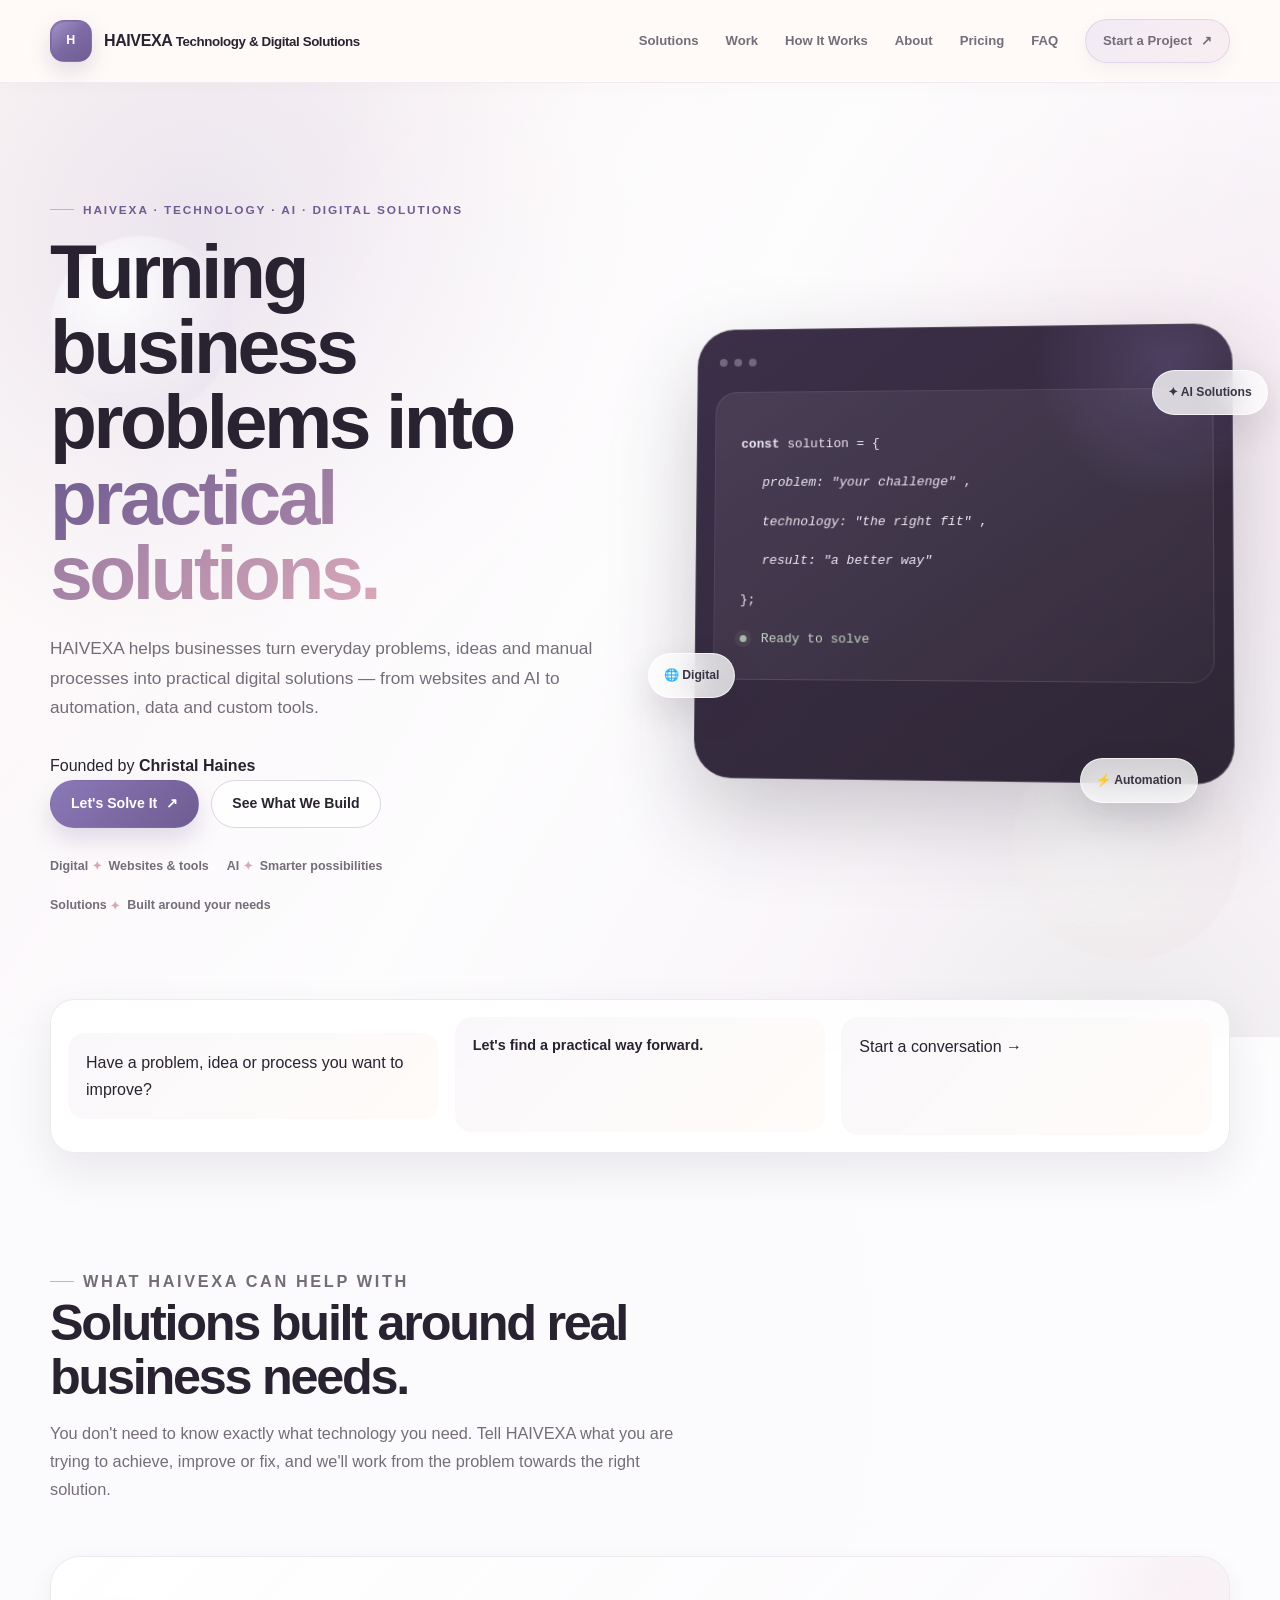
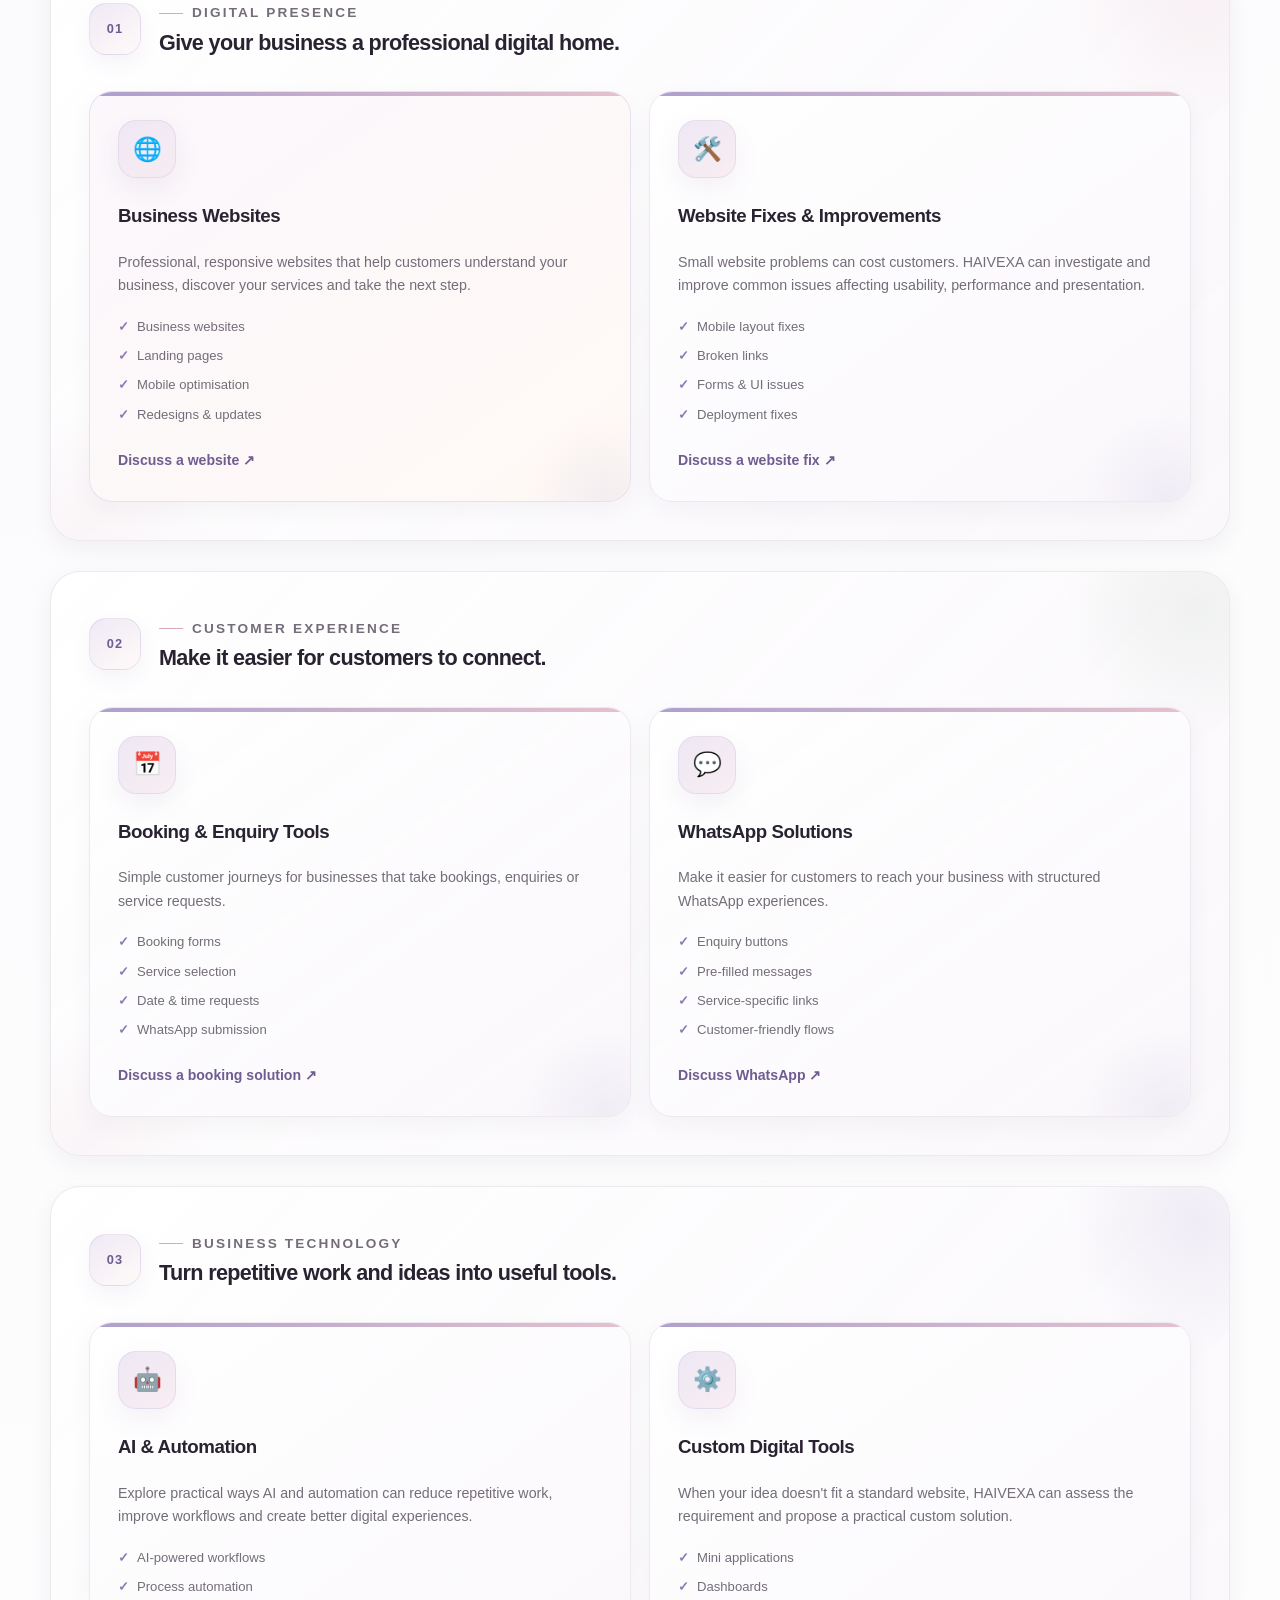
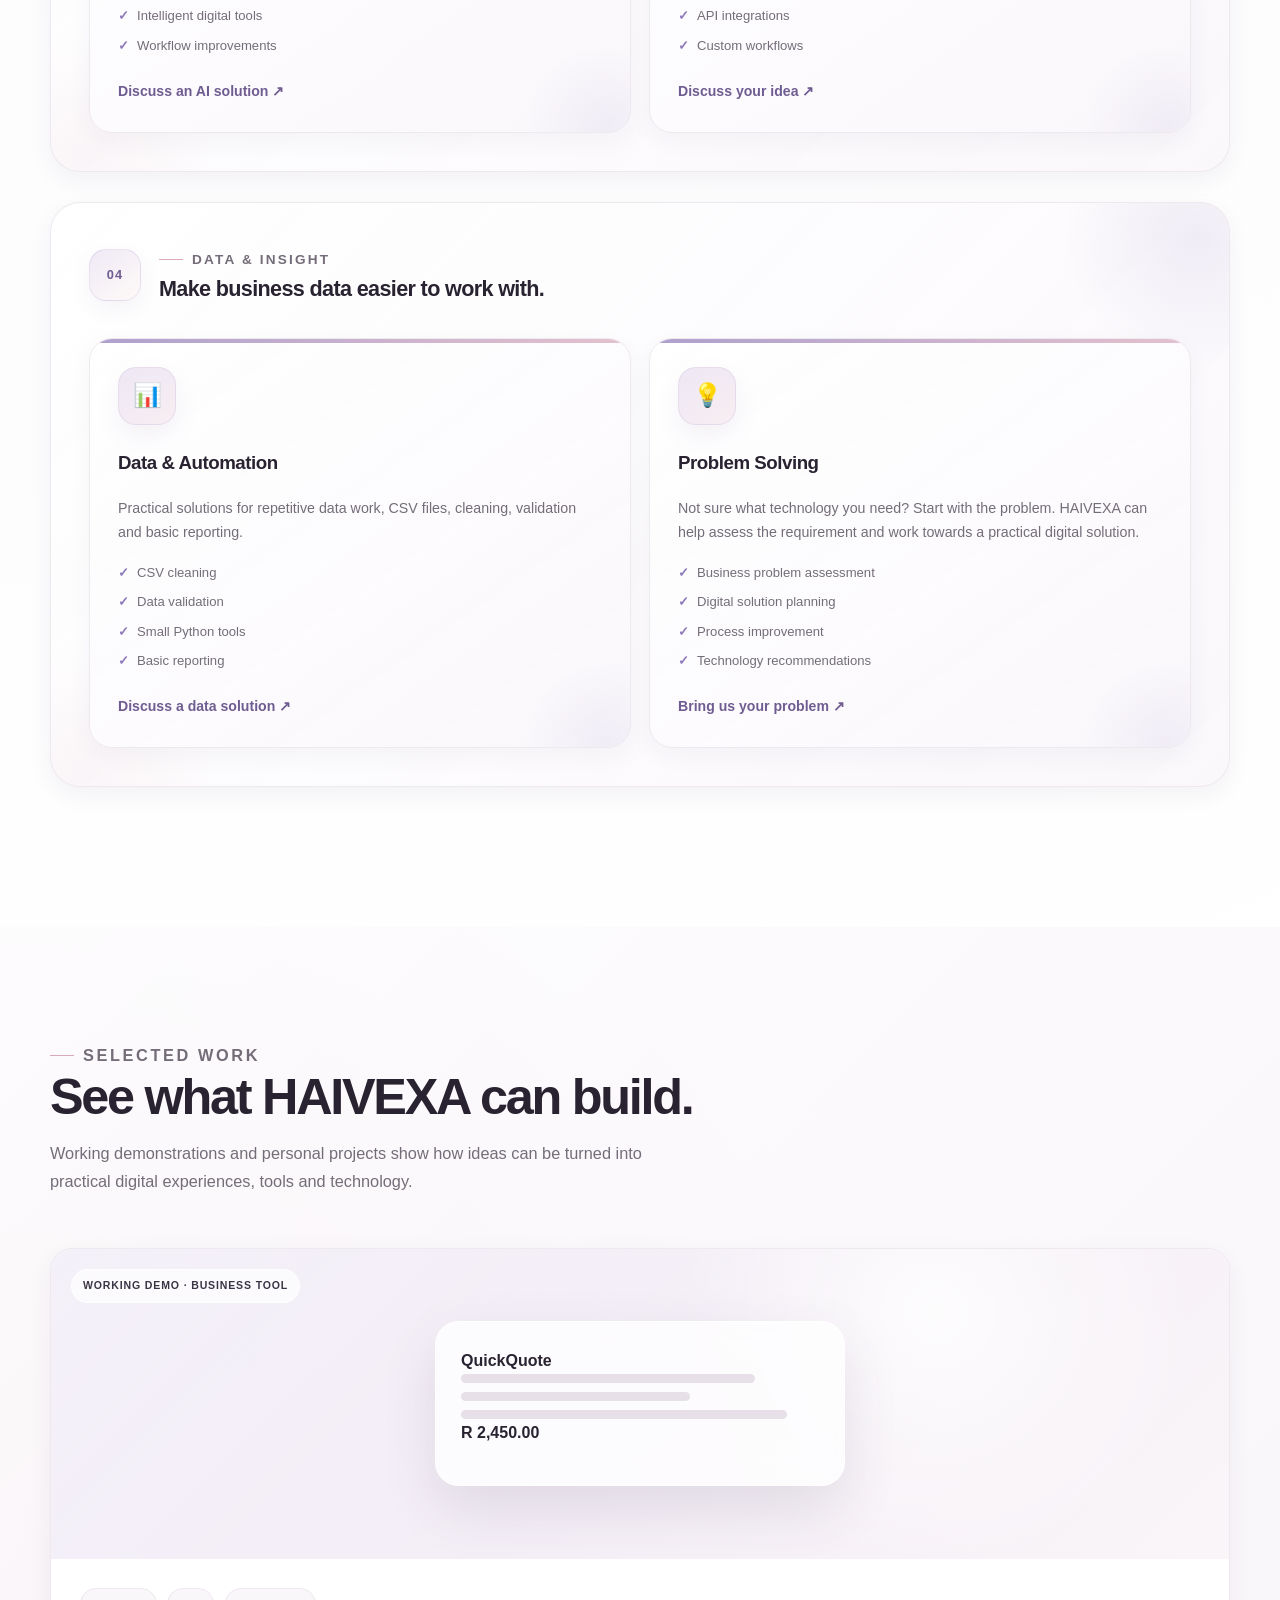
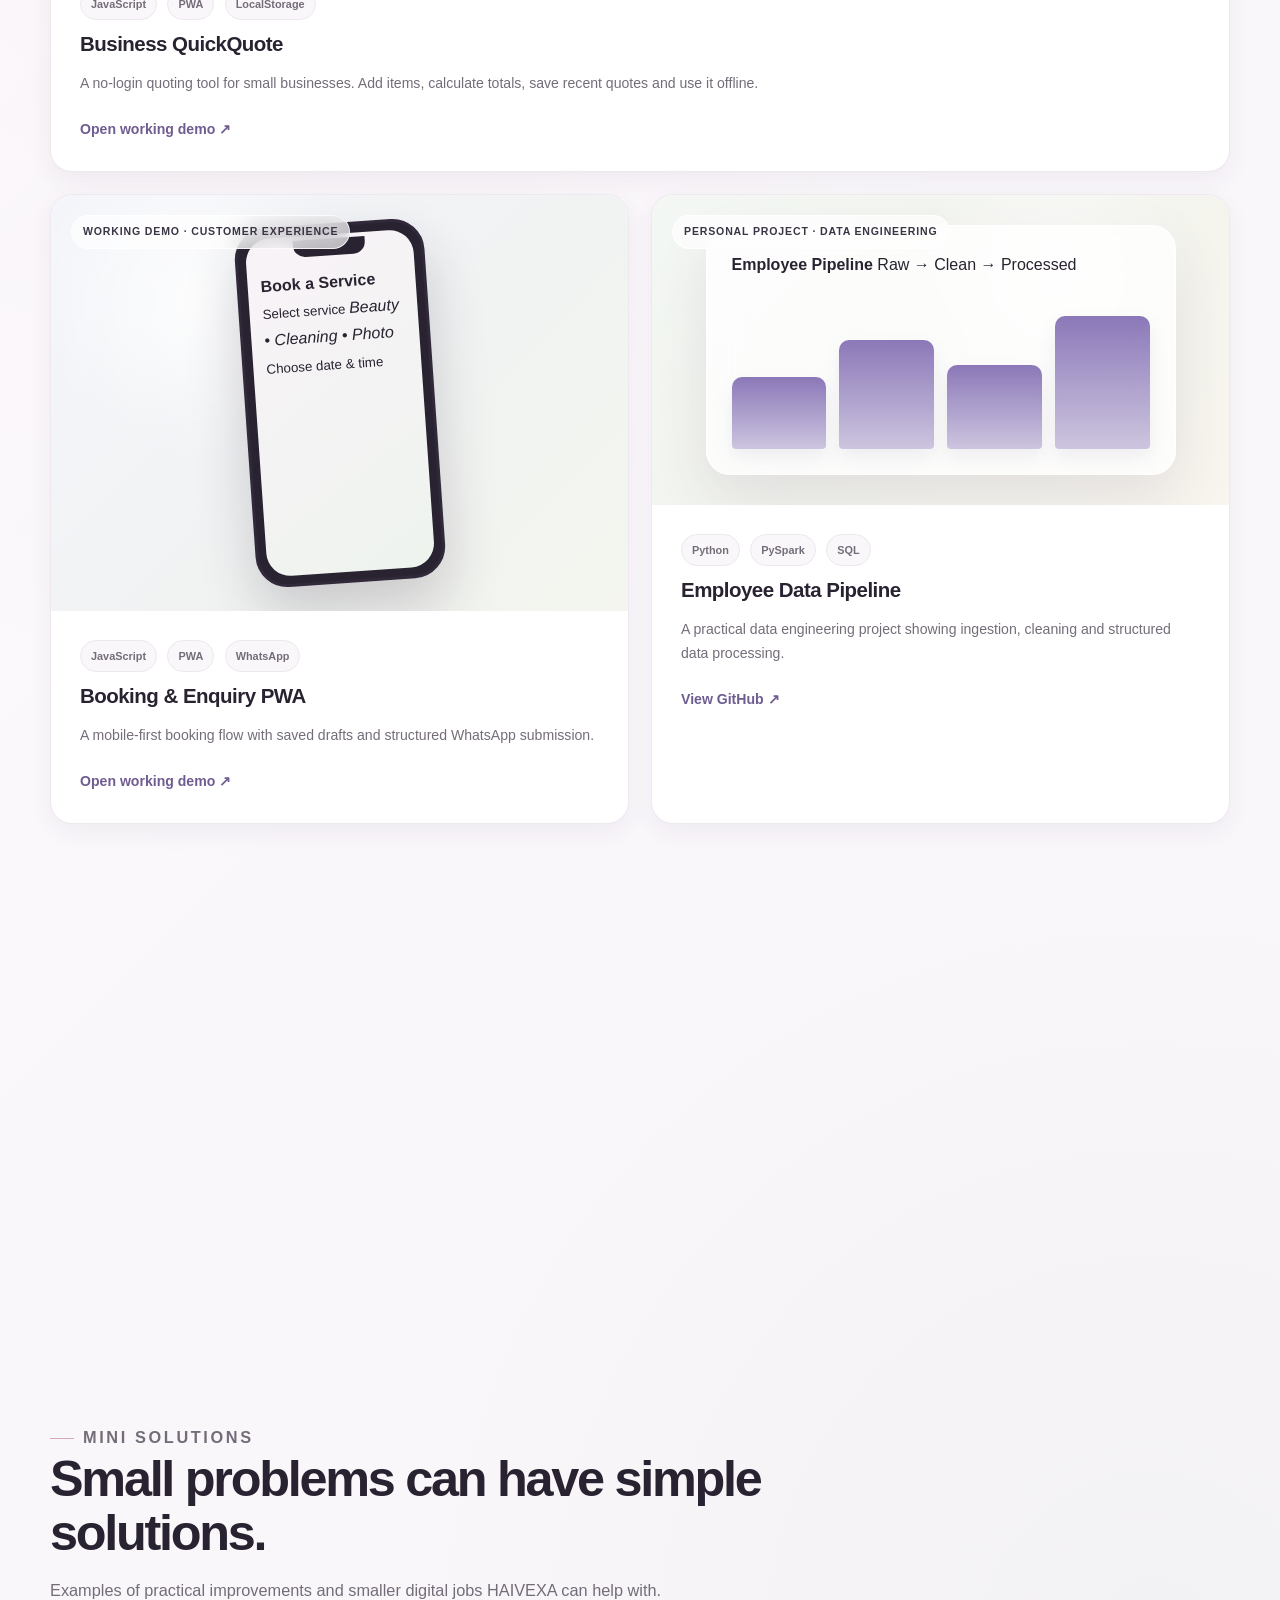
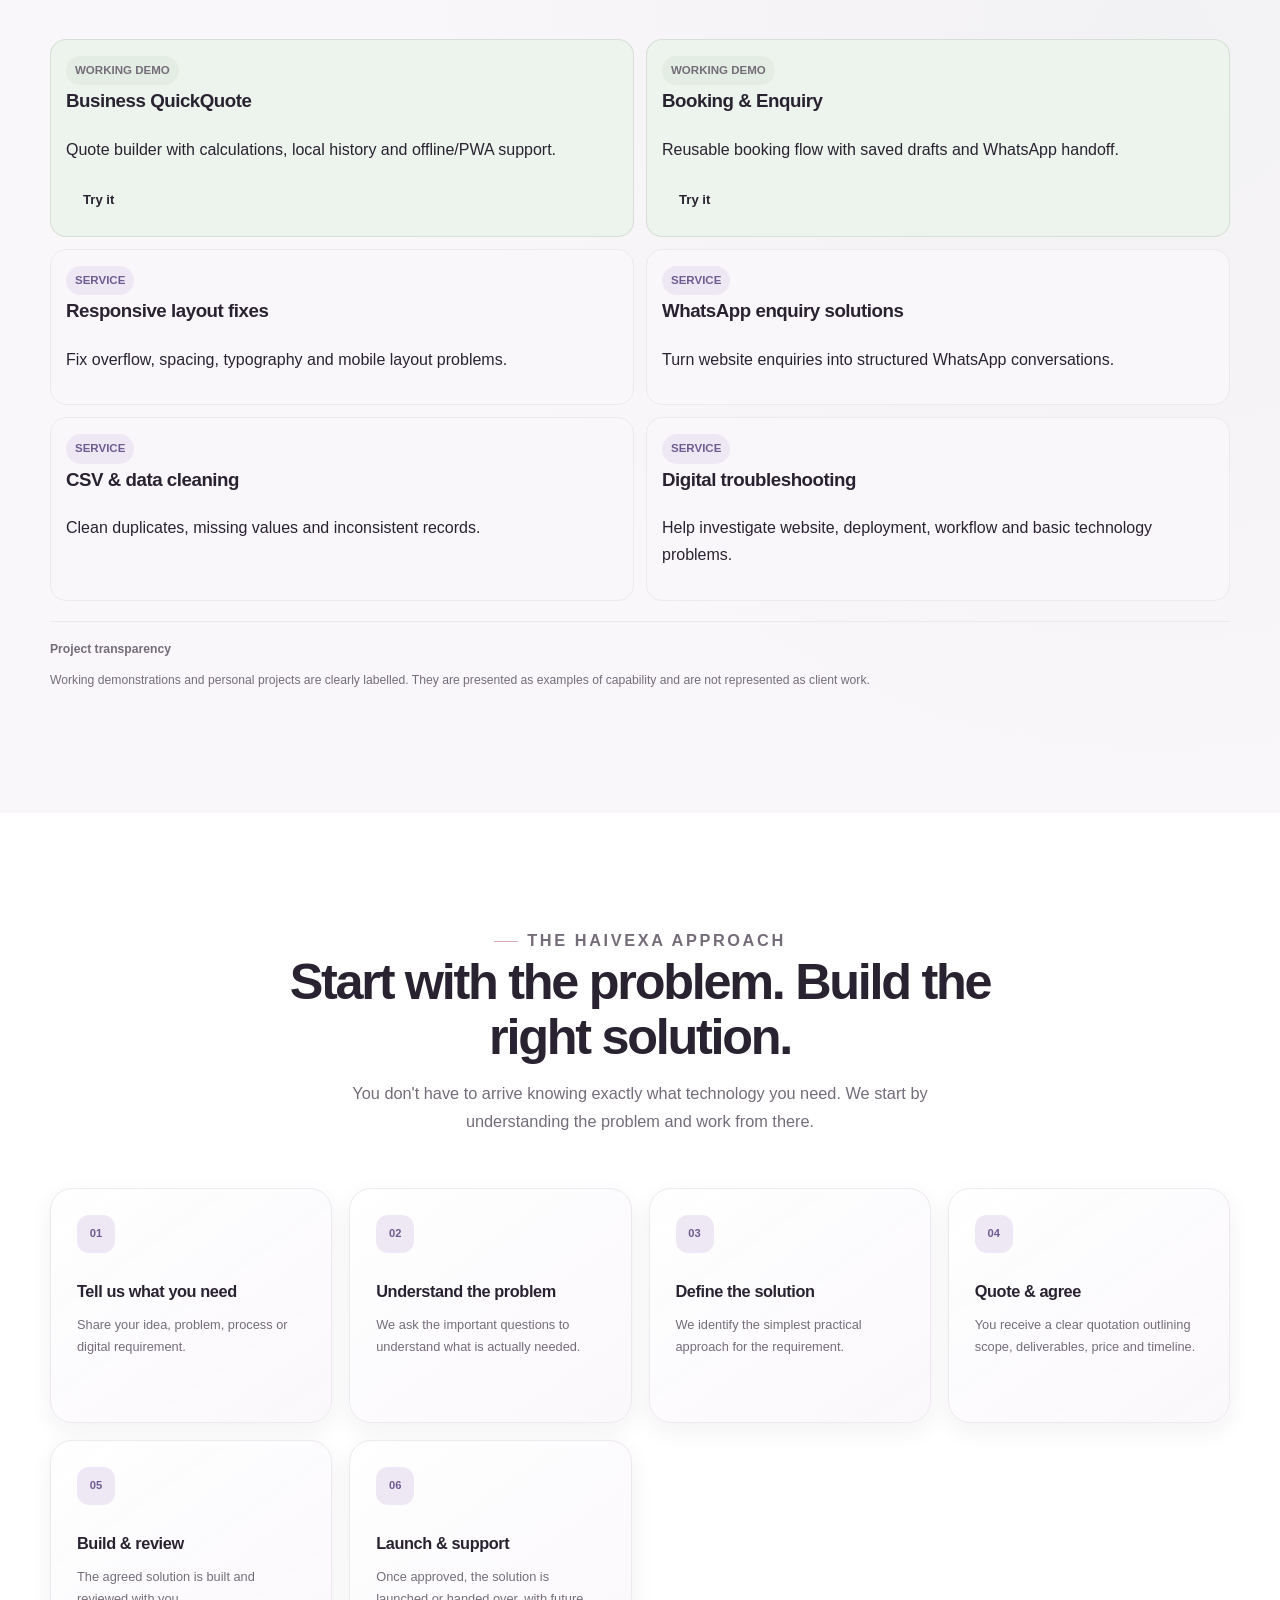
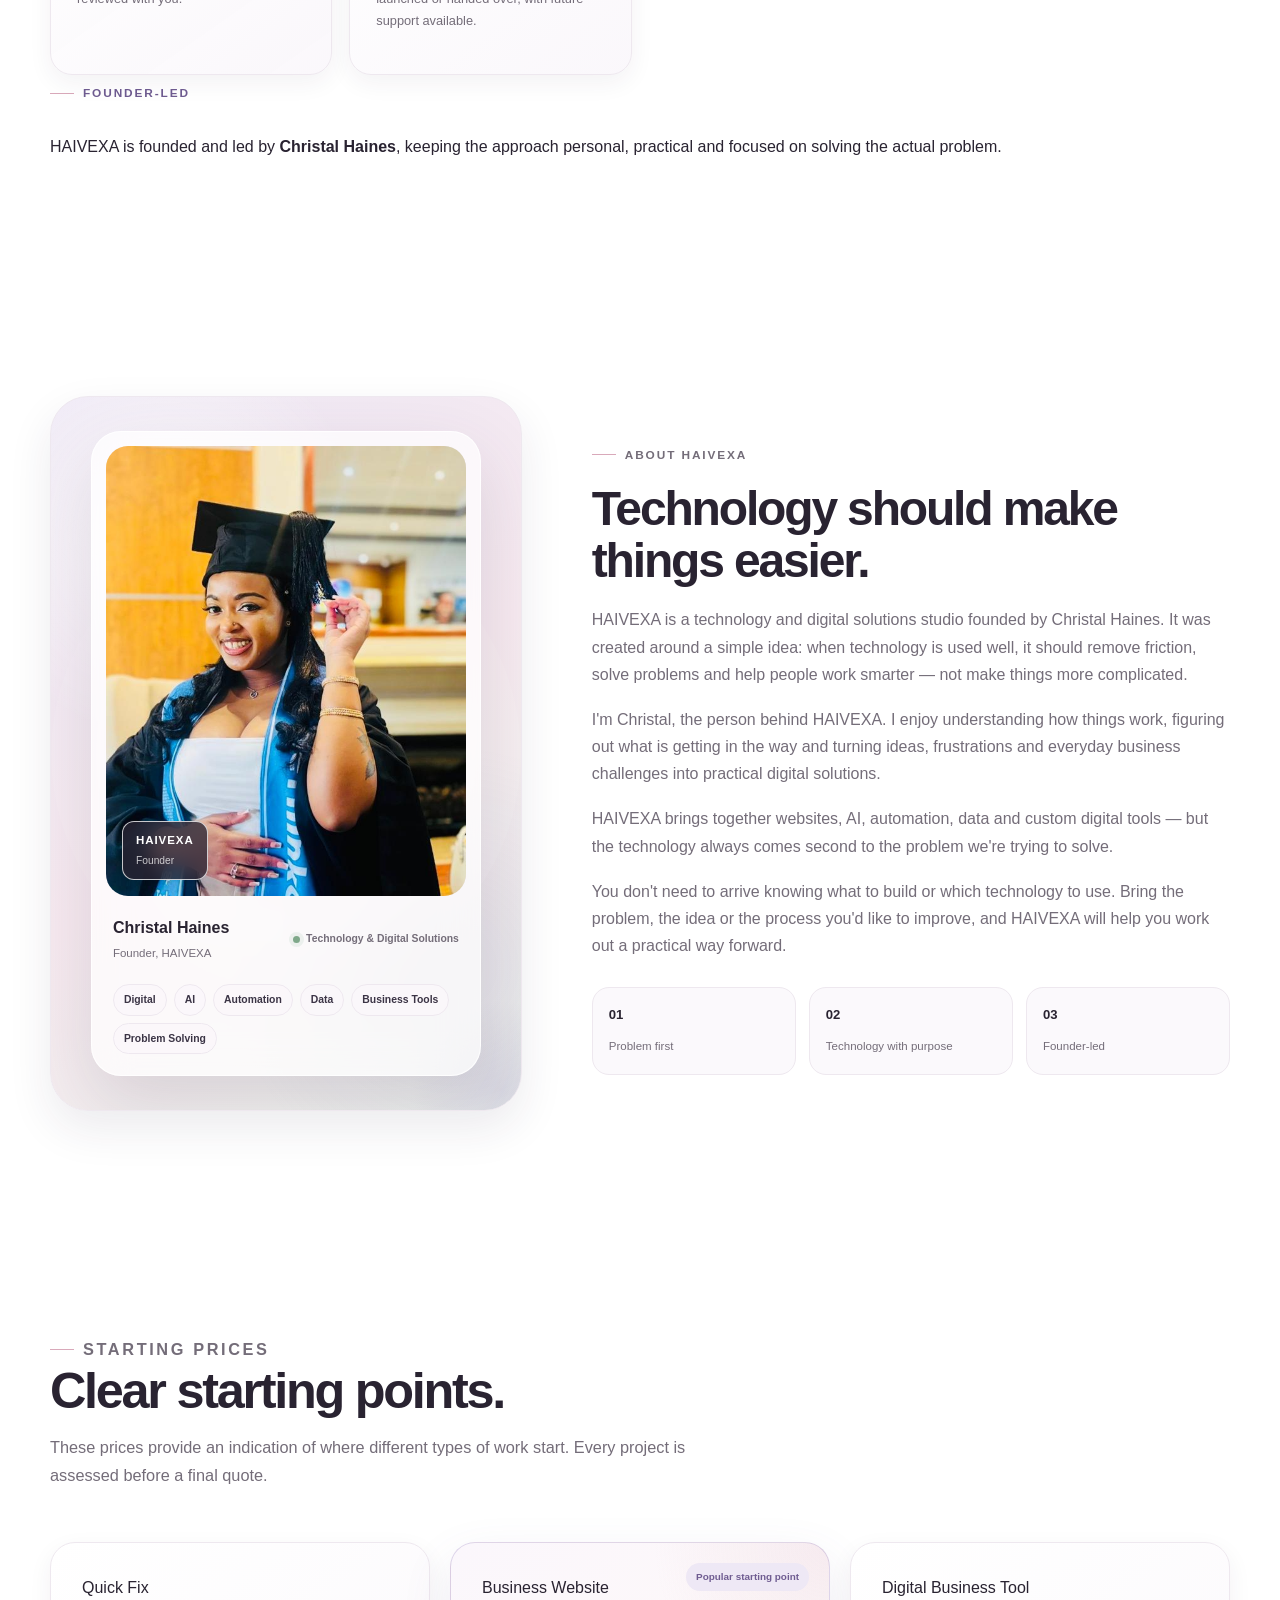
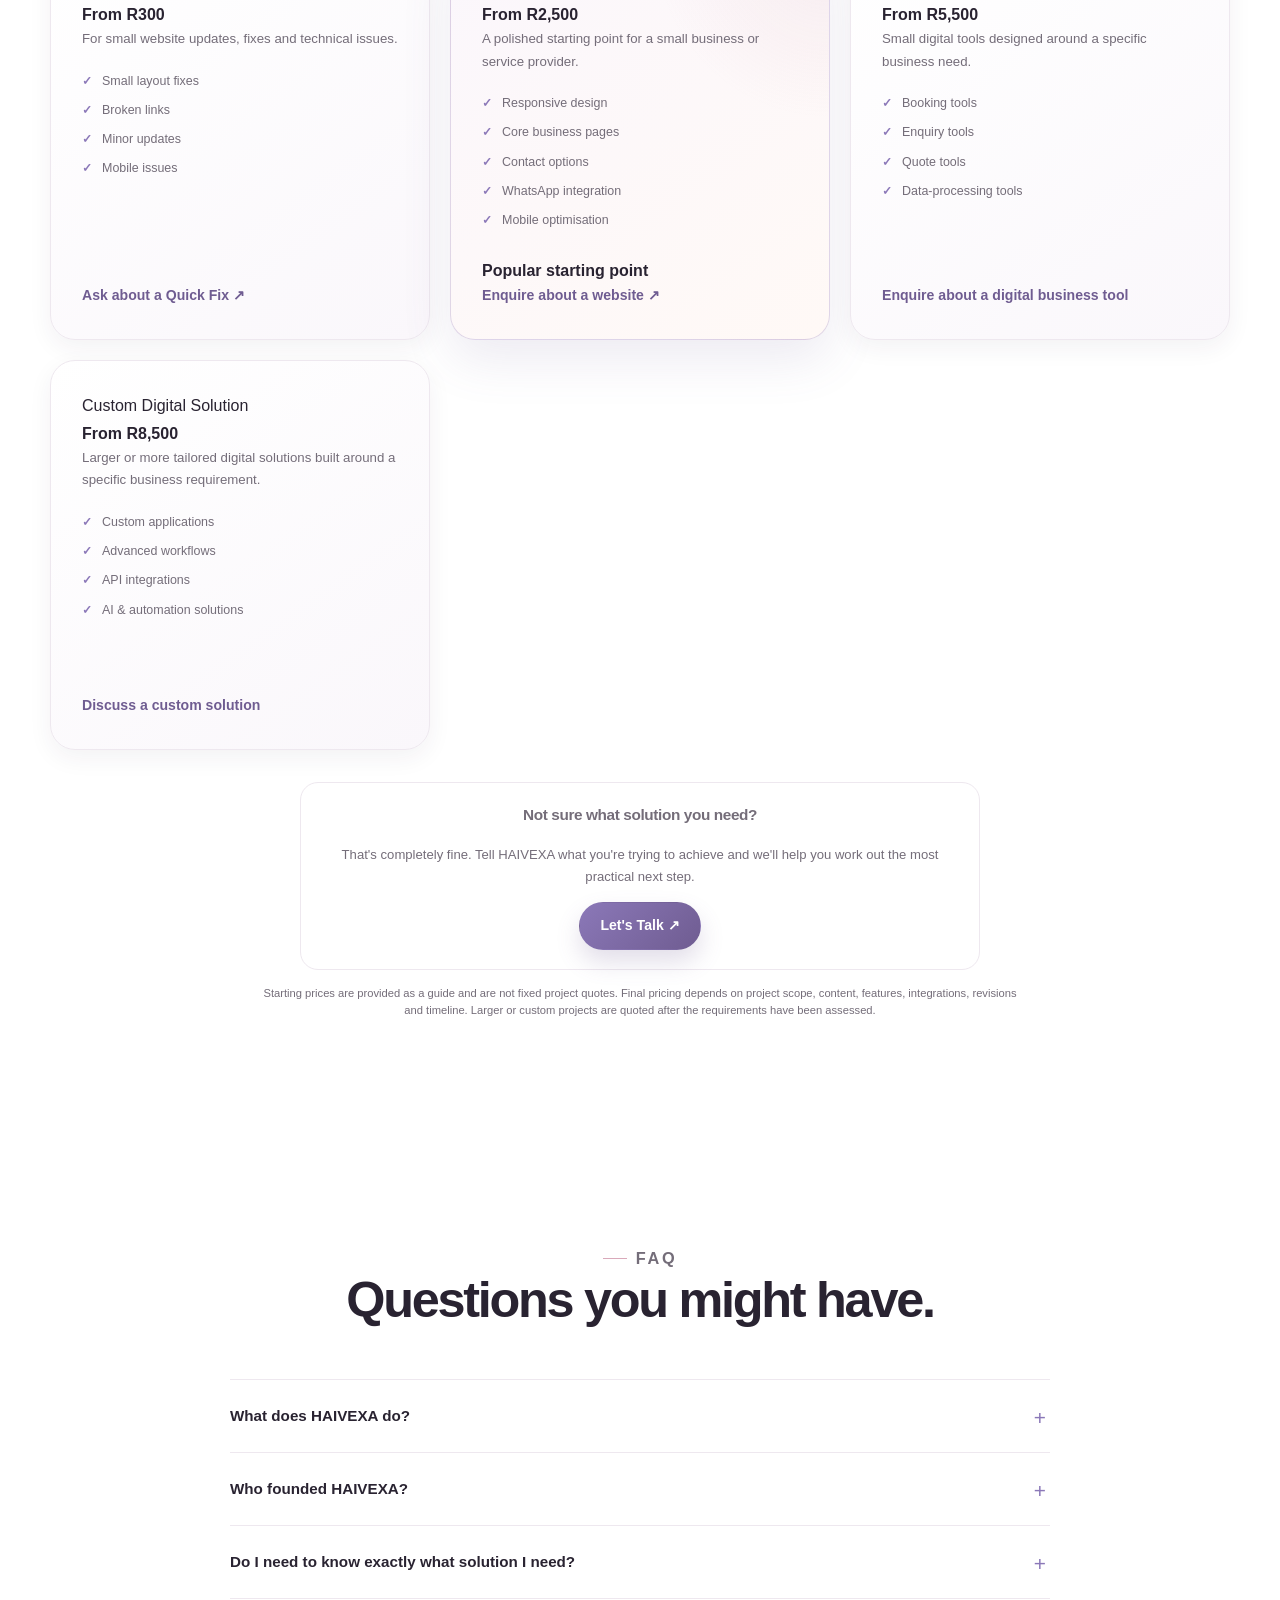
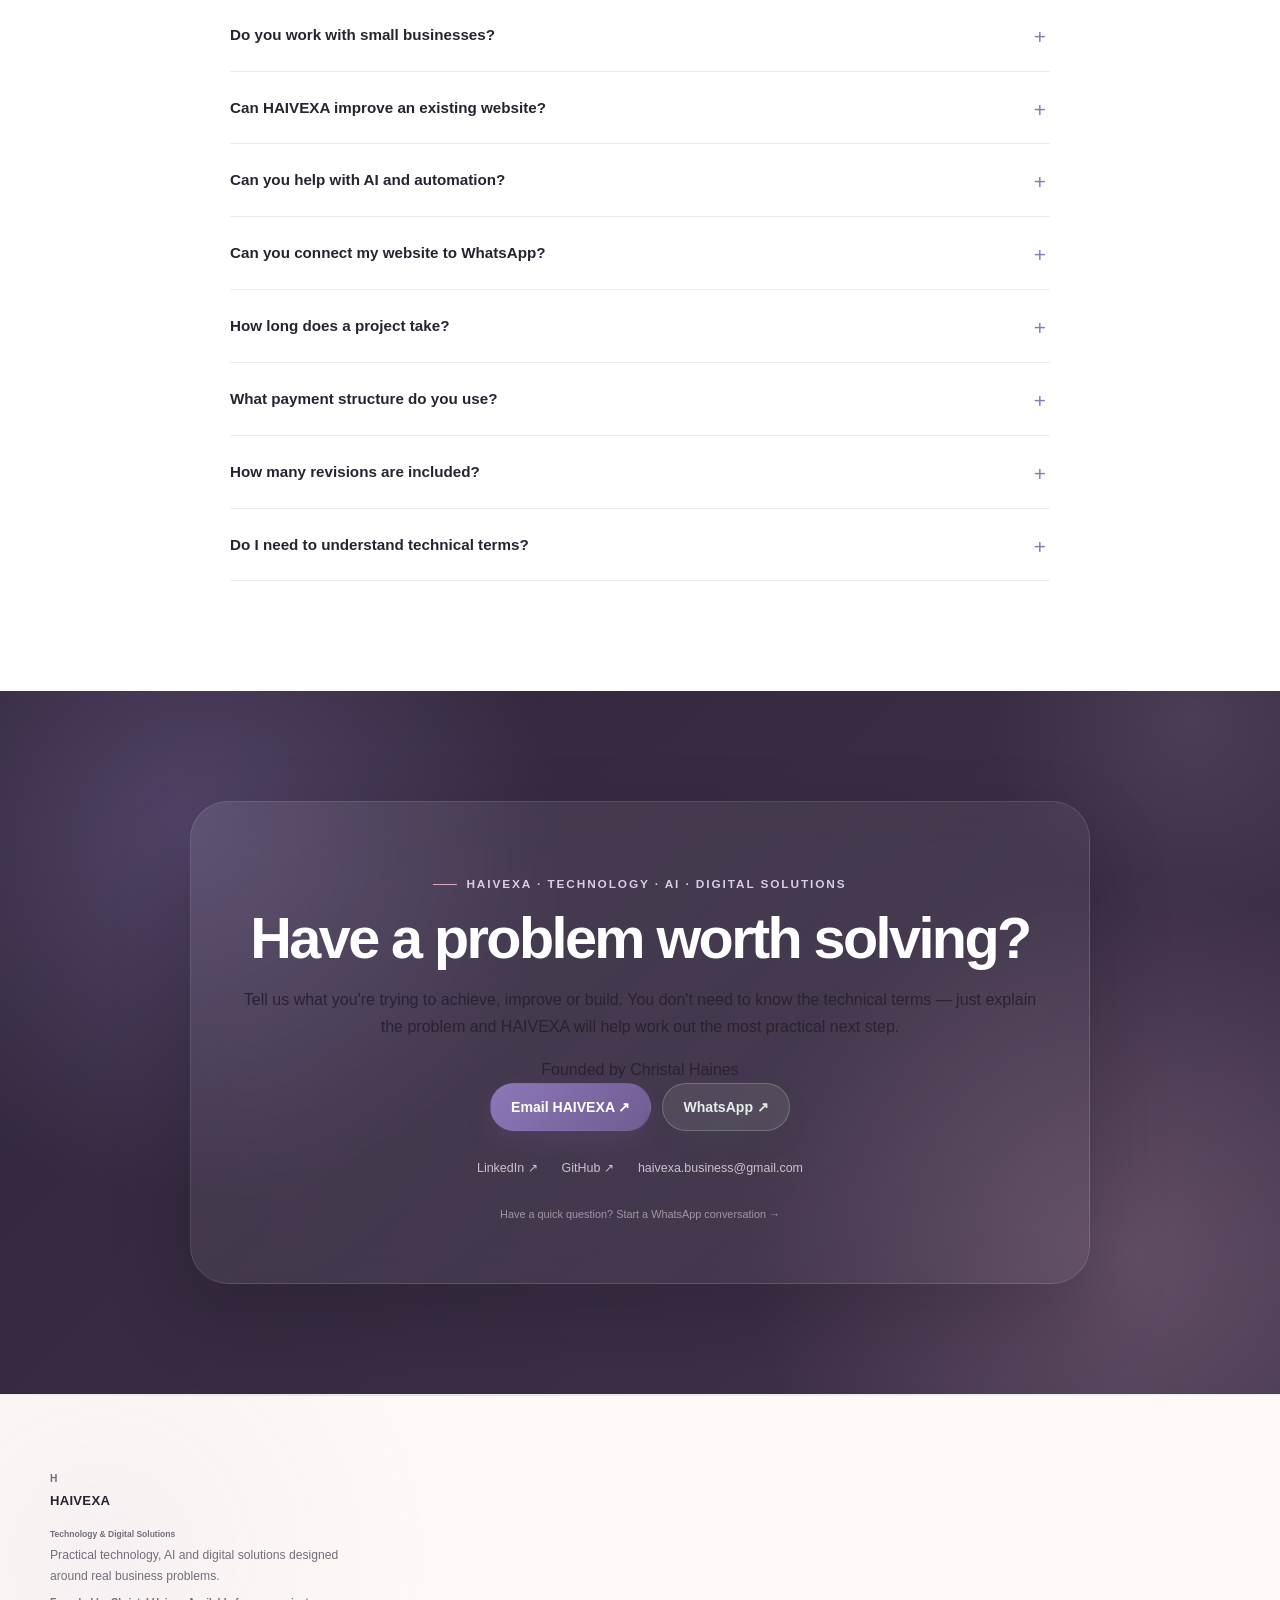
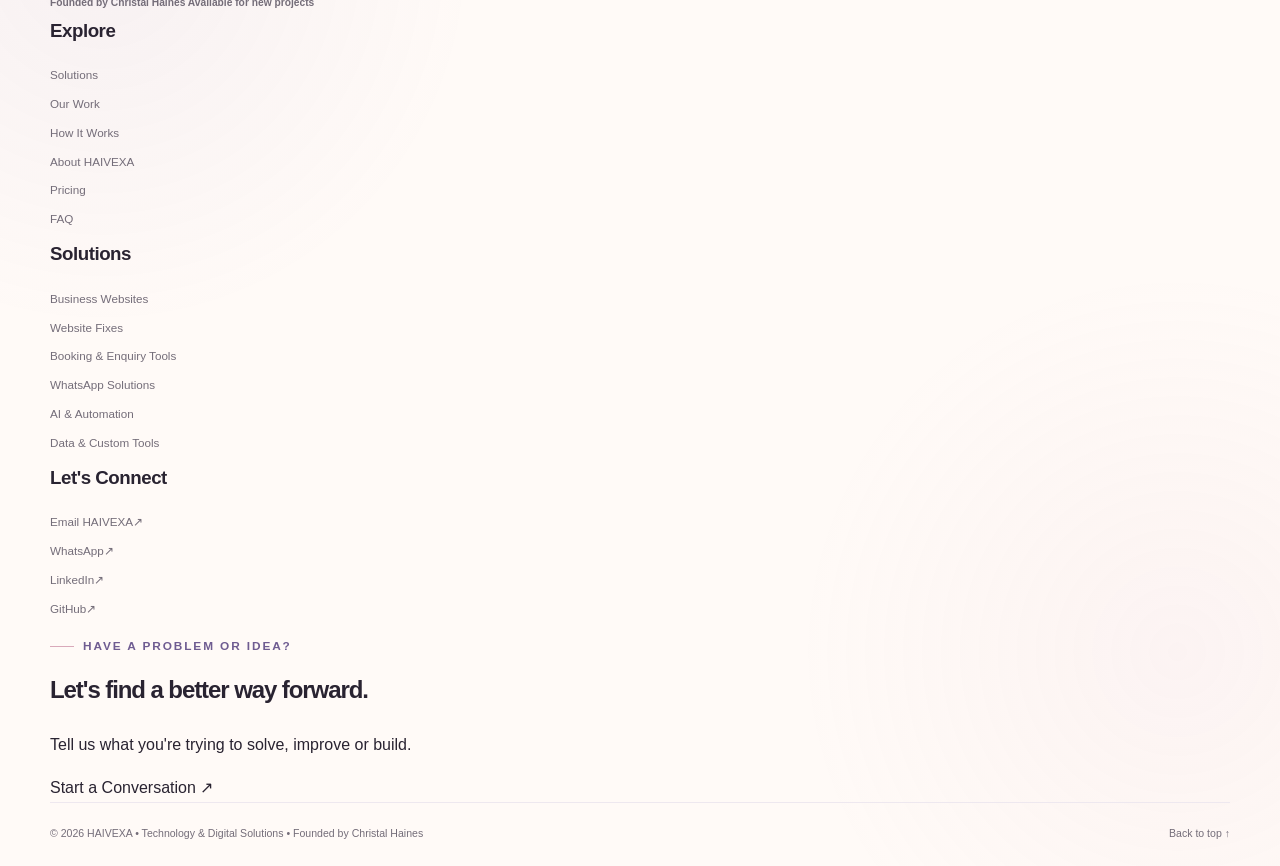
<file: index.html>
<!doctype html>
<html lang="en">

<head>
  <meta charset="utf-8">

  <meta
    name="viewport"
    content="width=device-width, initial-scale=1"
  >

  <meta
    name="description"
    content="HAIVEXA is a technology and digital solutions studio founded by Christal Haines, helping businesses solve problems through websites, AI, automation, data and practical digital tools."
  >

  <meta
    name="keywords"
    content="HAIVEXA, Christal Haines, digital solutions, AI solutions, business technology, websites, automation, business tools, data solutions, WhatsApp solutions, Johannesburg, South Africa"
  >

  <meta
    name="author"
    content="Christal Haines"
  >

  <meta
    name="theme-color"
    content="#8b78b8"
  >

  <!-- =====================================================
       SOCIAL SHARING
       ===================================================== -->

  <meta
    property="og:title"
    content="HAIVEXA | Technology, AI & Digital Solutions"
  >

  <meta
    property="og:description"
    content="Practical technology, AI and digital solutions for businesses that want to solve problems, improve experiences and work smarter."
  >

  <meta
    property="og:type"
    content="website"
  >

  <meta
    property="og:url"
    content="https://christal-1.github.io/Personal-Portfolio/"
  >

  <title>
    HAIVEXA | Technology, AI & Digital Solutions
  </title>

  <link
    rel="icon"
    href="assets/favicon.svg"
    type="image/svg+xml"
  >

  <link
    rel="stylesheet"
    href="css/styles.css"
  >
</head>


<body>

<header class="site-header">

  <nav
    class="nav container"
    aria-label="Main navigation"
  >

    <!-- =================================================
         BRAND
         ================================================= -->

    <a
      class="brand"
      href="#top"
      aria-label="HAIVEXA home"
    >

      <span
        class="brand-mark"
        aria-hidden="true"
      >
        H
      </span>

      <span class="brand-copy">

        <strong>
          HAIVEXA
        </strong>

        <small>
          Technology & Digital Solutions
        </small>

      </span>

    </a>


    <!-- =================================================
         DESKTOP NAVIGATION
         ================================================= -->

    <div
      class="nav-links"
      id="main-navigation"
    >

      <a href="#services">
        Solutions
      </a>

      <a href="#work">
        Work
      </a>

      <a href="#process">
        How It Works
      </a>

      <a href="#about">
        About
      </a>

      <a href="#pricing">
        Pricing
      </a>

      <a href="#faq">
        FAQ
      </a>

      <a
        class="nav-cta"
        href="#contact"
      >

        <span>
          Start a Project
        </span>

        <span aria-hidden="true">
          ↗
        </span>

      </a>

    </div>


    <!-- =================================================
         MOBILE MENU
         ================================================= -->

    <button
      class="menu-toggle"
      type="button"
      aria-label="Open navigation menu"
      aria-expanded="false"
      aria-controls="main-navigation"
    >

      <span aria-hidden="true"></span>
      <span aria-hidden="true"></span>
      <span aria-hidden="true"></span>

    </button>

  </nav>

</header>


<main id="top">


  <!-- =====================================================
       HERO
       ===================================================== -->

  <section
    class="hero"
    aria-labelledby="hero-title"
  >

    <div
      class="hero-orb orb-one"
      aria-hidden="true"
    ></div>

    <div
      class="hero-orb orb-two"
      aria-hidden="true"
    ></div>


    <div class="container hero-grid">


      <!-- HERO COPY -->

      <div class="hero-copy">

        <p class="eyebrow">
          HAIVEXA · TECHNOLOGY · AI · DIGITAL SOLUTIONS
        </p>


        <h1 id="hero-title">

          Turning business problems into

          <span>
            practical solutions.
          </span>

        </h1>


        <p class="hero-text">

          HAIVEXA helps businesses turn everyday problems,
          ideas and manual processes into practical digital
          solutions — from websites and AI to automation,
          data and custom tools.

        </p>


        <!-- FOUNDER INDICATOR -->

        <div class="hero-founder">

          <span
            class="hero-founder-line"
            aria-hidden="true"
          ></span>

          <span>
            Founded by <strong>Christal Haines</strong>
          </span>

        </div>


        <div class="hero-actions">


          <a
            class="btn btn-primary"
            href="https://wa.me/27712677342?text=Hi%20Christal%2C%20I%27d%20like%20to%20discuss%20a%20project%20with%20HAIVEXA.%20I%27d%20like%20to%20find%20out%20more%20about%20your%20solutions."
            target="_blank"
            rel="noopener noreferrer"
          >

            Let's Solve It

            <span aria-hidden="true">
              ↗
            </span>

          </a>


          <a
            class="btn btn-secondary"
            href="#work"
          >
            See What We Build
          </a>


        </div>


        <!-- TRUST ROW -->

        <div
          class="trust-row"
          aria-label="Key HAIVEXA capabilities"
        >

          <div>

            <strong>
              Digital
            </strong>

            <span>
              Websites & tools
            </span>

          </div>


          <div>

            <strong>
              AI
            </strong>

            <span>
              Smarter possibilities
            </span>

          </div>


          <div>

            <strong>
              Solutions
            </strong>

            <span>
              Built around your needs
            </span>

          </div>

        </div>

      </div>


      <!-- =================================================
           HERO VISUAL
           ================================================= -->

      <div class="hero-card-wrap">

        <div class="hero-card">

          <div
            class="window-bar"
            aria-hidden="true"
          >

            <span></span>
            <span></span>
            <span></span>

          </div>


          <div class="hero-code">

            <p>
              <b>const</b> solution = {
            </p>


            <p class="indent">

              <i>
                problem:
              </i>

              <em>
                "your challenge"
              </em>,

            </p>


            <p class="indent">

              <i>
                technology:
              </i>

              <em>
                "the right fit"
              </em>,

            </p>


            <p class="indent">

              <i>
                result:
              </i>

              <em>
                "a better way"
              </em>

            </p>


            <p>
              };
            </p>


            <div class="status">

              <span
                class="pulse"
                aria-hidden="true"
              ></span>

              Ready to solve

            </div>

          </div>

        </div>


        <div
          class="floating-chip chip-one"
          aria-hidden="true"
        >
          ✦ AI Solutions
        </div>


        <div
          class="floating-chip chip-two"
          aria-hidden="true"
        >
          🌐 Digital
        </div>


        <div
          class="floating-chip chip-three"
          aria-hidden="true"
        >
          ⚡ Automation
        </div>

      </div>

    </div>

  </section>


  <!-- =====================================================
       INTRO STRIP
       ===================================================== -->

  <section class="intro-strip">

    <div class="container strip-grid">

      <p>
        Have a problem, idea or process you want to improve?
      </p>

      <strong>
        Let's find a practical way forward.
      </strong>

      <a href="#contact">
        Start a conversation →
      </a>

    </div>

  </section>


  <!-- =====================================================
       SERVICES / SOLUTIONS
       ===================================================== -->

  <section
    class="section"
    id="services"
    aria-labelledby="services-title"
  >

    <div class="container">


      <div class="section-heading">

        <div>

          <p class="eyebrow">
            WHAT HAIVEXA CAN HELP WITH
          </p>

          <h2 id="services-title">
            Solutions built around real business needs.
          </h2>

        </div>


        <p>

          You don't need to know exactly what technology you
          need. Tell HAIVEXA what you are trying to achieve,
          improve or fix, and we'll work from the problem
          towards the right solution.

        </p>

      </div>


      <!-- =================================================
           01 — DIGITAL PRESENCE
           ================================================= -->

      <div class="service-category">

        <div class="category-heading">

          <span class="category-number">
            01
          </span>

          <div>

            <p class="eyebrow">
              DIGITAL PRESENCE
            </p>

            <h3>
              Give your business a professional digital home.
            </h3>

          </div>

        </div>


        <div class="service-grid">


          <article class="service-card featured">

            <div
              class="service-icon"
              aria-hidden="true"
            >
              🌐
            </div>

            <h3>
              Business Websites
            </h3>

            <p>

              Professional, responsive websites that help
              customers understand your business, discover
              your services and take the next step.

            </p>


            <ul>

              <li>
                Business websites
              </li>

              <li>
                Landing pages
              </li>

              <li>
                Mobile optimisation
              </li>

              <li>
                Redesigns & updates
              </li>

            </ul>


            <a
              class="service-link"
              href="https://wa.me/27712677342?text=Hi%20Christal%2C%20I%27d%20like%20to%20enquire%20about%20a%20business%20website%20through%20HAIVEXA.%20I%27d%20like%20to%20discuss%20what%20I%20need."
              target="_blank"
              rel="noopener noreferrer"
            >
              Discuss a website ↗
            </a>

          </article>


          <article class="service-card">

            <div
              class="service-icon"
              aria-hidden="true"
            >
              🛠️
            </div>

            <h3>
              Website Fixes & Improvements
            </h3>

            <p>

              Small website problems can cost customers.
              HAIVEXA can investigate and improve common
              issues affecting usability, performance and
              presentation.

            </p>


            <ul>

              <li>
                Mobile layout fixes
              </li>

              <li>
                Broken links
              </li>

              <li>
                Forms & UI issues
              </li>

              <li>
                Deployment fixes
              </li>

            </ul>


            <a
              class="service-link"
              href="https://wa.me/27712677342?text=Hi%20Christal%2C%20I%27d%20like%20to%20ask%20about%20a%20website%20issue%20through%20HAIVEXA.%20I%27d%20like%20to%20discuss%20what%20needs%20to%20be%20fixed."
              target="_blank"
              rel="noopener noreferrer"
            >
              Discuss a website fix ↗
            </a>

          </article>

        </div>

      </div>


      <!-- =================================================
           02 — CUSTOMER EXPERIENCE
           ================================================= -->

      <div class="service-category">

        <div class="category-heading">

          <span class="category-number">
            02
          </span>

          <div>

            <p class="eyebrow">
              CUSTOMER EXPERIENCE
            </p>

            <h3>
              Make it easier for customers to connect.
            </h3>

          </div>

        </div>


        <div class="service-grid">


          <article class="service-card">

            <div
              class="service-icon"
              aria-hidden="true"
            >
              📅
            </div>

            <h3>
              Booking & Enquiry Tools
            </h3>

            <p>

              Simple customer journeys for businesses that
              take bookings, enquiries or service requests.

            </p>


            <ul>

              <li>
                Booking forms
              </li>

              <li>
                Service selection
              </li>

              <li>
                Date & time requests
              </li>

              <li>
                WhatsApp submission
              </li>

            </ul>


            <a
              class="service-link"
              href="https://wa.me/27712677342?text=Hi%20Christal%2C%20I%27d%20like%20to%20enquire%20about%20a%20booking%20or%20enquiry%20solution%20through%20HAIVEXA.%20I%27d%20like%20to%20discuss%20what%20I%20need."
              target="_blank"
              rel="noopener noreferrer"
            >
              Discuss a booking solution ↗
            </a>

          </article>


          <article class="service-card">

            <div
              class="service-icon"
              aria-hidden="true"
            >
              💬
            </div>

            <h3>
              WhatsApp Solutions
            </h3>

            <p>

              Make it easier for customers to reach your
              business with structured WhatsApp experiences.

            </p>


            <ul>

              <li>
                Enquiry buttons
              </li>

              <li>
                Pre-filled messages
              </li>

              <li>
                Service-specific links
              </li>

              <li>
                Customer-friendly flows
              </li>

            </ul>


            <a
              class="service-link"
              href="https://wa.me/27712677342?text=Hi%20Christal%2C%20I%27d%20like%20to%20enquire%20about%20a%20WhatsApp%20solution%20through%20HAIVEXA.%20I%27d%20like%20to%20discuss%20how%20I%20can%20make%20it%20easier%20for%20customers%20to%20contact%20my%20business."
              target="_blank"
              rel="noopener noreferrer"
            >
              Discuss WhatsApp ↗
            </a>

          </article>

        </div>

      </div>


      <!-- =================================================
           03 — BUSINESS TECHNOLOGY
           ================================================= -->

      <div class="service-category">

        <div class="category-heading">

          <span class="category-number">
            03
          </span>

          <div>

            <p class="eyebrow">
              BUSINESS TECHNOLOGY
            </p>

            <h3>
              Turn repetitive work and ideas into useful tools.
            </h3>

          </div>

        </div>


        <div class="service-grid">


          <article class="service-card">

            <div
              class="service-icon"
              aria-hidden="true"
            >
              🤖
            </div>

            <h3>
              AI & Automation
            </h3>

            <p>

              Explore practical ways AI and automation can
              reduce repetitive work, improve workflows and
              create better digital experiences.

            </p>


            <ul>

              <li>
                AI-powered workflows
              </li>

              <li>
                Process automation
              </li>

              <li>
                Intelligent digital tools
              </li>

              <li>
                Workflow improvements
              </li>

            </ul>


            <a
              class="service-link"
              href="https://wa.me/27712677342?text=Hi%20Christal%2C%20I%27d%20like%20to%20discuss%20an%20AI%20or%20automation%20idea%20with%20HAIVEXA.%20I%27d%20like%20to%20explain%20the%20problem%20I%27m%20trying%20to%20solve."
              target="_blank"
              rel="noopener noreferrer"
            >
              Discuss an AI solution ↗
            </a>

          </article>


          <article class="service-card">

            <div
              class="service-icon"
              aria-hidden="true"
            >
              ⚙️
            </div>

            <h3>
              Custom Digital Tools
            </h3>

            <p>

              When your idea doesn't fit a standard website,
              HAIVEXA can assess the requirement and propose
              a practical custom solution.

            </p>


            <ul>

              <li>
                Mini applications
              </li>

              <li>
                Dashboards
              </li>

              <li>
                API integrations
              </li>

              <li>
                Custom workflows
              </li>

            </ul>


            <a
              class="service-link"
              href="https://wa.me/27712677342?text=Hi%20Christal%2C%20I%20have%20an%20idea%20for%20a%20custom%20digital%20solution%20and%20I%27d%20like%20to%20discuss%20it%20with%20HAIVEXA."
              target="_blank"
              rel="noopener noreferrer"
            >
              Discuss your idea ↗
            </a>

          </article>

        </div>

      </div>


      <!-- =================================================
           04 — DATA & INSIGHT
           ================================================= -->

      <div class="service-category">

        <div class="category-heading">

          <span class="category-number">
            04
          </span>

          <div>

            <p class="eyebrow">
              DATA & INSIGHT
            </p>

            <h3>
              Make business data easier to work with.
            </h3>

          </div>

        </div>


        <div class="service-grid">


          <article class="service-card">

            <div
              class="service-icon"
              aria-hidden="true"
            >
              📊
            </div>

            <h3>
              Data & Automation
            </h3>

            <p>

              Practical solutions for repetitive data work,
              CSV files, cleaning, validation and basic
              reporting.

            </p>


            <ul>

              <li>
                CSV cleaning
              </li>

              <li>
                Data validation
              </li>

              <li>
                Small Python tools
              </li>

              <li>
                Basic reporting
              </li>

            </ul>


            <a
              class="service-link"
              href="https://wa.me/27712677342?text=Hi%20Christal%2C%20I%27d%20like%20to%20enquire%20about%20a%20data%20or%20automation%20solution%20through%20HAIVEXA.%20I%20have%20a%20business%20process%20I%27d%20like%20to%20improve."
              target="_blank"
              rel="noopener noreferrer"
            >
              Discuss a data solution ↗
            </a>

          </article>


          <article class="service-card">

            <div
              class="service-icon"
              aria-hidden="true"
            >
              💡
            </div>

            <h3>
              Problem Solving
            </h3>

            <p>

              Not sure what technology you need? Start with
              the problem. HAIVEXA can help assess the
              requirement and work towards a practical
              digital solution.

            </p>


            <ul>

              <li>
                Business problem assessment
              </li>

              <li>
                Digital solution planning
              </li>

              <li>
                Process improvement
              </li>

              <li>
                Technology recommendations
              </li>

            </ul>


            <a
              class="service-link"
              href="https://wa.me/27712677342?text=Hi%20Christal%2C%20I%20have%20a%20business%20problem%20I%27d%20like%20help%20solving.%20I%27d%20like%20to%20discuss%20it%20with%20HAIVEXA."
              target="_blank"
              rel="noopener noreferrer"
            >
              Bring us your problem ↗
            </a>

          </article>

        </div>

      </div>

    </div>

  </section>


  <!-- =====================================================
       WORK
       ===================================================== -->

  <section
    class="section section-soft"
    id="work"
    aria-labelledby="work-title"
  >

    <div class="container">


      <div class="section-heading">

        <div>

          <p class="eyebrow">
            SELECTED WORK
          </p>

          <h2 id="work-title">
            See what HAIVEXA can build.
          </h2>

        </div>


        <p>

          Working demonstrations and personal projects
          show how ideas can be turned into practical
          digital experiences, tools and technology.

        </p>

      </div>


      <div class="project-grid">


        <!-- =================================================
             QUICKQUOTE
             ================================================= -->

        <article class="project-card project-large">

          <div class="project-visual gradient-purple">

            <span class="project-label">
              WORKING DEMO · BUSINESS TOOL
            </span>


            <div class="mock-quote">

              <b>
                QuickQuote
              </b>


              <div class="mock-lines">

                <span></span>
                <span></span>
                <span></span>

              </div>


              <strong>
                R 2,450.00
              </strong>

            </div>

          </div>


          <div class="project-content">

            <div>

              <span class="tag">
                JavaScript
              </span>

              <span class="tag">
                PWA
              </span>

              <span class="tag">
                LocalStorage
              </span>

            </div>


            <h3>
              Business QuickQuote
            </h3>


            <p>

              A no-login quoting tool for small businesses.
              Add items, calculate totals, save recent quotes
              and use it offline.

            </p>


            <a
              class="text-link"
              href="pwa-business-quickquote/index.html"
              title="Open Business QuickQuote working demo"
              aria-label="Open Business QuickQuote working demo"
            >
              Open working demo ↗
            </a>

          </div>

        </article>


        <!-- =================================================
             BOOKING
             ================================================= -->

        <article class="project-card">

          <div class="project-visual gradient-blue">

            <span class="project-label">
              WORKING DEMO · CUSTOMER EXPERIENCE
            </span>


            <div class="phone-mock">

              <div class="phone-notch"></div>


              <div class="phone-screen">

                <b>
                  Book a Service
                </b>

                <small>
                  Select service
                </small>

                <em>
                  Beauty • Cleaning • Photo
                </em>

                <small>
                  Choose date & time
                </small>

              </div>

            </div>

          </div>


          <div class="project-content">

            <div>

              <span class="tag">
                JavaScript
              </span>

              <span class="tag">
                PWA
              </span>

              <span class="tag">
                WhatsApp
              </span>

            </div>


            <h3>
              Booking & Enquiry PWA
            </h3>


            <p>

              A mobile-first booking flow with saved drafts
              and structured WhatsApp submission.

            </p>


            <a
              class="text-link"
              href="pwa-booking-enquiry/index.html"
              title="Open Booking and Enquiry working demo"
              aria-label="Open Booking and Enquiry working demo"
            >
              Open working demo ↗
            </a>

          </div>

        </article>


        <!-- =================================================
             EMPLOYEE PIPELINE
             ================================================= -->

        <article class="project-card">

          <div class="project-visual gradient-green">

            <span class="project-label">
              PERSONAL PROJECT · DATA ENGINEERING
            </span>


            <div class="data-mock">

              <b>
                Employee Pipeline
              </b>


              <span>
                Raw → Clean → Processed
              </span>


              <div class="bars">

                <i></i>
                <i></i>
                <i></i>
                <i></i>

              </div>

            </div>

          </div>


          <div class="project-content">

            <div>

              <span class="tag">
                Python
              </span>

              <span class="tag">
                PySpark
              </span>

              <span class="tag">
                SQL
              </span>

            </div>


            <h3>
              Employee Data Pipeline
            </h3>


            <p>

              A practical data engineering project showing
              ingestion, cleaning and structured data processing.

            </p>


            <a
              class="text-link"
              href="https://github.com/Christal-1/employee-data-pipeline"
              target="_blank"
              rel="noopener noreferrer"
              title="View Employee Data Pipeline on GitHub"
            >
              View GitHub ↗
            </a>

          </div>

        </article>


        <!-- =================================================
             WHO'S LYING
             ================================================= -->

        <article class="project-card">

          <div class="project-visual gradient-pink">

            <span class="project-label">
              PERSONAL PROJECT · INTERACTIVE GAME
            </span>


            <div class="game-mock">

              <div class="game-badge">
                ?
              </div>


              <h4>
                Who's Lying?
              </h4>


              <div class="game-buttons">

                <span>
                  Truth
                </span>

                <span>
                  Lie
                </span>

              </div>

            </div>

          </div>


          <div class="project-content">

            <div>

              <span class="tag">
                HTML
              </span>

              <span class="tag">
                CSS
              </span>

              <span class="tag">
                JavaScript
              </span>

            </div>


            <h3>
              Who's Lying? — Detective Game
            </h3>


            <p>

              An interactive browser-based detective game
              where players investigate evidence, identify
              contradictions and determine which suspect
              is lying before time runs out.

            </p>


            <a
              class="text-link"
              href="https://github.com/Christal-1/The-Game-Who-s-Lying"
              target="_blank"
              rel="noopener noreferrer"
              title="View Who's Lying Detective Game on GitHub"
            >
              View Project ↗
            </a>

          </div>

        </article>

      </div>


      <!-- =================================================
           MINI SOLUTIONS
           ================================================= -->

      <div class="evidence-block">


        <div class="section-heading compact">

          <div>

            <p class="eyebrow">
              MINI SOLUTIONS
            </p>

            <h2>
              Small problems can have simple solutions.
            </h2>

          </div>


          <p>

            Examples of practical improvements and smaller
            digital jobs HAIVEXA can help with.

          </p>

        </div>


        <div class="evidence-grid">


          <article class="evidence live">

            <span class="badge">
              WORKING DEMO
            </span>


            <h3>
              Business QuickQuote
            </h3>


            <p>

              Quote builder with calculations, local history
              and offline/PWA support.

            </p>


            <a
              class="btn small"
              href="pwa-business-quickquote/index.html"
              title="Try Business QuickQuote"
              aria-label="Try Business QuickQuote working demo"
            >
              Try it
            </a>

          </article>


          <article class="evidence live">

            <span class="badge">
              WORKING DEMO
            </span>


            <h3>
              Booking & Enquiry
            </h3>


            <p>

              Reusable booking flow with saved drafts
              and WhatsApp handoff.

            </p>


            <a
              class="btn small"
              href="pwa-booking-enquiry/index.html"
              title="Try Booking and Enquiry"
              aria-label="Try Booking and Enquiry working demo"
            >
              Try it
            </a>

          </article>


          <article class="evidence">

            <span class="badge example">
              SERVICE
            </span>


            <h3>
              Responsive layout fixes
            </h3>


            <p>

              Fix overflow, spacing, typography and
              mobile layout problems.

            </p>

          </article>


          <article class="evidence">

            <span class="badge example">
              SERVICE
            </span>


            <h3>
              WhatsApp enquiry solutions
            </h3>


            <p>

              Turn website enquiries into structured
              WhatsApp conversations.

            </p>

          </article>


          <article class="evidence">

            <span class="badge example">
              SERVICE
            </span>


            <h3>
              CSV & data cleaning
            </h3>


            <p>

              Clean duplicates, missing values and
              inconsistent records.

            </p>

          </article>


          <article class="evidence">

            <span class="badge example">
              SERVICE
            </span>


            <h3>
              Digital troubleshooting
            </h3>


            <p>

              Help investigate website, deployment,
              workflow and basic technology problems.

            </p>

          </article>

        </div>

      </div>


      <!-- =================================================
           PROJECT TRANSPARENCY
           ================================================= -->

      <div class="project-note">

        <strong>
          Project transparency
        </strong>

        <p>

          Working demonstrations and personal projects are
          clearly labelled. They are presented as examples
          of capability and are not represented as client work.

        </p>

      </div>

    </div>

  </section>


  <!-- =====================================================
       PROCESS
       ===================================================== -->

  <section
    class="section"
    id="process"
    aria-labelledby="process-title"
  >

    <div class="container">


      <div class="section-heading centered">

        <p class="eyebrow">
          THE HAIVEXA APPROACH
        </p>


        <h2 id="process-title">
          Start with the problem. Build the right solution.
        </h2>


        <p>

          You don't have to arrive knowing exactly what
          technology you need. We start by understanding
          the problem and work from there.

        </p>

      </div>


      <div class="process-grid">


        <div class="process-step">

          <span>
            01
          </span>

          <h3>
            Tell us what you need
          </h3>

          <p>

            Share your idea, problem, process or digital
            requirement.

          </p>

        </div>


        <div class="process-step">

          <span>
            02
          </span>

          <h3>
            Understand the problem
          </h3>

          <p>

            We ask the important questions to understand
            what is actually needed.

          </p>

        </div>


        <div class="process-step">

          <span>
            03
          </span>

          <h3>
            Define the solution
          </h3>

          <p>

            We identify the simplest practical approach
            for the requirement.

          </p>

        </div>


        <div class="process-step">

          <span>
            04
          </span>

          <h3>
            Quote & agree
          </h3>

          <p>

            You receive a clear quotation outlining scope,
            deliverables, price and timeline.

          </p>

        </div>


        <div class="process-step">

          <span>
            05
          </span>

          <h3>
            Build & review
          </h3>

          <p>

            The agreed solution is built and reviewed with you.

          </p>

        </div>


        <div class="process-step">

          <span>
            06
          </span>

          <h3>
            Launch & support
          </h3>

          <p>

            Once approved, the solution is launched or
            handed over, with future support available.

          </p>

        </div>

      </div>


      <!-- FOUNDER APPROACH -->

      <div class="founder-note">

        <span class="eyebrow">
          FOUNDER-LED
        </span>

        <p>
          HAIVEXA is founded and led by
          <strong>Christal Haines</strong>, keeping the
          approach personal, practical and focused on
          solving the actual problem.
        </p>

      </div>

    </div>

  </section>


<!-- =====================================================
     ABOUT
     ===================================================== -->

<section
  class="section about-section"
  id="about"
  aria-labelledby="about-title"
>

  <div class="container about-grid">


    <!-- =================================================
         FOUNDER PHOTO
         ================================================= -->

    <div class="about-art">

      <div class="founder-photo-card">

        <div class="founder-photo-wrap">

          <img
            src="assets/christal-haines.jpg"
            alt="Christal Haines, founder of HAIVEXA"
            class="founder-photo"
          >

          <div class="founder-photo-badge">
            <span>HAIVEXA</span>
            <small>Founder</small>
          </div>

        </div>


        <div class="founder-photo-info">

          <div>

            <strong>
              Christal Haines
            </strong>

            <span>
              Founder, HAIVEXA
            </span>

          </div>


          <span class="founder-status">

            <span
              class="founder-status-dot"
              aria-hidden="true"
            ></span>

            Technology & Digital Solutions

          </span>

        </div>


        <div class="skill-pills">

          <span>
            Digital
          </span>

          <span>
            AI
          </span>

          <span>
            Automation
          </span>

          <span>
            Data
          </span>

          <span>
            Business Tools
          </span>

          <span>
            Problem Solving
          </span>

        </div>

      </div>

    </div>


    <!-- =================================================
         ABOUT COPY
         ================================================= -->

    <div class="about-copy">

      <p class="eyebrow">
        ABOUT HAIVEXA
      </p>


      <h2 id="about-title">
        Technology should make things easier.
      </h2>


      <p>

        HAIVEXA is a technology and digital solutions
        studio founded by Christal Haines. It was created
        around a simple idea: when technology is used well,
        it should remove friction, solve problems and help
        people work smarter — not make things more complicated.

      </p>


      <p>

        I'm Christal, the person behind HAIVEXA. I enjoy
        understanding how things work, figuring out what
        is getting in the way and turning ideas,
        frustrations and everyday business challenges
        into practical digital solutions.

      </p>


      <p>

        HAIVEXA brings together websites, AI, automation,
        data and custom digital tools — but the technology
        always comes second to the problem we're trying
        to solve.

      </p>


      <p>

        You don't need to arrive knowing what to build or
        which technology to use. Bring the problem, the
        idea or the process you'd like to improve, and
        HAIVEXA will help you work out a practical way
        forward.

      </p>


      <!-- =================================================
           ABOUT HIGHLIGHTS
           ================================================= -->

      <div class="about-highlights">


        <div>

          <strong>
            01
          </strong>

          <span>
            Problem first
          </span>

        </div>


        <div>

          <strong>
            02
          </strong>

          <span>
            Technology with purpose
          </span>

        </div>


        <div>

          <strong>
            03
          </strong>

          <span>
            Founder-led
          </span>

        </div>

      </div>

    </div>

  </div>

</section>

      </div>

    </div>

  </section>


  <!-- =====================================================
       PRICING
       ===================================================== -->

  <section
    class="section pricing-section"
    id="pricing"
    aria-labelledby="pricing-title"
  >

    <div class="container">


      <div class="section-heading">

        <div>

          <p class="eyebrow">
            STARTING PRICES
          </p>

          <h2 id="pricing-title">
            Clear starting points.
          </h2>

        </div>


        <p>

          These prices provide an indication of where
          different types of work start. Every project
          is assessed before a final quote.

        </p>

      </div>


      <div class="price-grid">


        <!-- QUICK FIX -->

        <div class="price-card">

          <span>
            Quick Fix
          </span>


          <strong>
            From R300
          </strong>


          <p>

            For small website updates, fixes and
            technical issues.

          </p>


          <ul>

            <li>
              Small layout fixes
            </li>

            <li>
              Broken links
            </li>

            <li>
              Minor updates
            </li>

            <li>
              Mobile issues
            </li>

          </ul>


          <a
            class="price-link"
            href="https://wa.me/27712677342?text=Hi%20Christal%2C%20I%27d%20like%20to%20ask%20about%20a%20website%20fix%20or%20small%20update%20through%20HAIVEXA.%20I%27d%20like%20to%20discuss%20my%20requirements."
            target="_blank"
            rel="noopener noreferrer"
          >
            Ask about a Quick Fix ↗
          </a>

        </div>


        <!-- BUSINESS WEBSITE -->

        <div class="price-card popular">

          <span>
            Business Website
          </span>


          <strong>
            From R2,500
          </strong>


          <p>

            A polished starting point for a small business
            or service provider.

          </p>


          <ul>

            <li>
              Responsive design
            </li>

            <li>
              Core business pages
            </li>

            <li>
              Contact options
            </li>

            <li>
              WhatsApp integration
            </li>

            <li>
              Mobile optimisation
            </li>

          </ul>


          <b>
            Popular starting point
          </b>


          <a
            class="price-link"
            href="https://wa.me/27712677342?text=Hi%20Christal%2C%20I%27m%20interested%20in%20a%20business%20website%20through%20HAIVEXA.%20I%20saw%20your%20starting%20price%20of%20R2%2C500%20and%20would%20like%20to%20discuss%20my%20requirements."
            target="_blank"
            rel="noopener noreferrer"
          >
            Enquire about a website ↗
          </a>

        </div>


        <!-- BUSINESS TOOL -->

                <!-- DIGITAL BUSINESS TOOL -->

        <div class="price-card">

          <span>
            Digital Business Tool
          </span>


          <strong>
            From R5,500
          </strong>


          <p>

            Small digital tools designed around
            a specific business need.

          </p>


          <ul>

            <li>
              Booking tools
            </li>

            <li>
              Enquiry tools
            </li>

            <li>
              Quote tools
            </li>

            <li>
              Data-processing tools
            </li>

          </ul>


          <a
            class="price-link"
            href="https://wa.me/27712677342?text=Hi%20Christal%2C%20I%27m%20interested%20in%20a%20digital%20business%20tool%20through%20HAIVEXA.%20I%20saw%20your%20starting%20price%20of%20R5%2C500%20and%20would%20like%20to%20discuss%20what%20I%20need."
            target="_blank"
            rel="noopener noreferrer"
          >
            Enquire about a digital business tool
          </a>

        </div>


        <!-- CUSTOM DIGITAL SOLUTION -->

        <div class="price-card">

          <span>
            Custom Digital Solution
          </span>


          <strong>
            From R8,500
          </strong>


          <p>

            Larger or more tailored digital solutions
            built around a specific business requirement.

          </p>


          <ul>

            <li>
              Custom applications
            </li>

            <li>
              Advanced workflows
            </li>

            <li>
              API integrations
            </li>

            <li>
              AI & automation solutions
            </li>

          </ul>


          <a
            class="price-link"
            href="https://wa.me/27712677342?text=Hi%20Christal%2C%20I%27d%20like%20to%20discuss%20a%20custom%20digital%20solution%20with%20HAIVEXA.%20I%20have%20a%20business%20requirement%20I%27d%20like%20to%20discuss."
            target="_blank"
            rel="noopener noreferrer"
          >
            Discuss a custom solution
          </a>

        </div>

      </div>


      <!-- PRICING NOTE -->

      <div class="pricing-note">

        <h3>
          Not sure what solution you need?
        </h3>

        <p>

          That's completely fine. Tell HAIVEXA what you're
          trying to achieve and we'll help you work out the
          most practical next step.

        </p>


        <a
          class="btn btn-primary"
          href="https://wa.me/27712677342?text=Hi%20Christal%2C%20I%27m%20not%20sure%20which%20solution%20I%20need.%20I%27d%20like%20to%20explain%20what%20I%27m%20trying%20to%20achieve."
          target="_blank"
          rel="noopener noreferrer"
        >
          Let's Talk ↗
        </a>

      </div>


      <p class="price-disclaimer">

        Starting prices are provided as a guide and are not
        fixed project quotes. Final pricing depends on project
        scope, content, features, integrations, revisions
        and timeline. Larger or custom projects are quoted
        after the requirements have been assessed.

      </p>

    </div>

  </section>


  <!-- =====================================================
       FAQ
       ===================================================== -->

  <section
    class="section faq-section"
    id="faq"
    aria-labelledby="faq-title"
  >

    <div class="container narrow">


      <div class="section-heading centered">

        <p class="eyebrow">
          FAQ
        </p>


        <h2 id="faq-title">
          Questions you might have.
        </h2>

      </div>


      <div class="faq-list">


        <details>

          <summary>
            What does HAIVEXA do?
          </summary>

          <p>

            HAIVEXA provides practical technology, AI and
            digital solutions for businesses. This includes
            websites, customer experience tools, automation,
            data solutions and custom digital tools.

          </p>

        </details>


        <details>

          <summary>
            Who founded HAIVEXA?
          </summary>

          <p>

            HAIVEXA was founded by Christal Haines. The
            business is built around a practical, problem-first
            approach to technology and digital solutions.

          </p>

        </details>


        <details>

          <summary>
            Do I need to know exactly what solution I need?
          </summary>

          <p>

            No. You can start by explaining the problem,
            idea or process you want to improve. HAIVEXA
            will ask the right questions and help identify
            a practical solution.

          </p>

        </details>


        <details>

          <summary>
            Do you work with small businesses?
          </summary>

          <p>

            Yes. HAIVEXA works with small businesses, solo
            business owners and service providers that need
            practical digital solutions.

          </p>

        </details>


        <details>

          <summary>
            Can HAIVEXA improve an existing website?
          </summary>

          <p>

            Yes. Website fixes, redesigns, mobile improvements,
            forms, buttons and deployment issues can all be
            assessed.

          </p>

        </details>


        <details>

          <summary>
            Can you help with AI and automation?
          </summary>

          <p>

            Yes. AI and automation can be explored where they
            provide a useful solution to a business problem,
            such as repetitive tasks, workflows or customer
            experiences.

          </p>

        </details>


        <details>

          <summary>
            Can you connect my website to WhatsApp?
          </summary>

          <p>

            Yes. HAIVEXA can add enquiry buttons and
            structured, pre-filled WhatsApp messages so
            customers can contact your business more easily.

          </p>

        </details>


        <details>

          <summary>
            How long does a project take?
          </summary>

          <p>

            It depends on the scope. A small website update
            is much quicker than a multi-page website or
            custom digital tool. A realistic timeline will
            be provided before work begins.

          </p>

        </details>


        <details>

          <summary>
            What payment structure do you use?
          </summary>

          <p>

            For standard projects, the starting payment
            structure is typically a 50% deposit before work
            begins and the remaining 50% before final launch
            or handover. Small jobs may require full payment
            upfront. The final arrangement will be included
            in your quotation.

          </p>

        </details>


        <details>

          <summary>
            How many revisions are included?
          </summary>

          <p>

            Standard website projects include up to two rounds
            of reasonable revisions based on the agreed scope.
            Additional revisions or changes outside the agreed
            scope may be quoted separately.

          </p>

        </details>


        <details>

          <summary>
            Do I need to understand technical terms?
          </summary>

          <p>

            No. Explain your business problem or idea in
            normal language. HAIVEXA will handle the technical
            side and recommend a practical approach.

          </p>

        </details>

      </div>

    </div>

  </section>


  <!-- =====================================================
       CONTACT
       ===================================================== -->

  <section
    class="section contact-section"
    id="contact"
    aria-labelledby="contact-title"
  >

    <div class="container contact-card">


      <div>

        <p class="eyebrow">
          HAIVEXA · TECHNOLOGY · AI · DIGITAL SOLUTIONS
        </p>


        <h2 id="contact-title">
          Have a problem worth solving?
        </h2>


        <p>

          Tell us what you're trying to achieve, improve or
          build. You don't need to know the technical terms —
          just explain the problem and HAIVEXA will help work
          out the most practical next step.

        </p>


        <span class="contact-founder">
          Founded by Christal Haines
        </span>

      </div>


      <div class="contact-actions">


        <a
          class="btn btn-primary"
          href="mailto:haivexa.business@gmail.com?subject=HAIVEXA%20Project%20Enquiry"
        >
          Email HAIVEXA ↗
        </a>


        <a
          class="btn btn-whatsapp"
          href="https://wa.me/27712677342?text=Hi%20Christal%2C%20I%27d%20like%20to%20discuss%20a%20project%20with%20HAIVEXA.%20I%27d%20like%20to%20explain%20what%20I%20need."
          target="_blank"
          rel="noopener noreferrer"
        >
          WhatsApp ↗
        </a>

      </div>


      <div class="contact-links">


        <a
          href="https://www.linkedin.com/in/christal-haines-126857256/"
          target="_blank"
          rel="noopener noreferrer"
        >
          LinkedIn ↗
        </a>


        <a
          href="https://github.com/Christal-1"
          target="_blank"
          rel="noopener noreferrer"
        >
          GitHub ↗
        </a>


        <a
          href="mailto:haivexa.business@gmail.com"
        >
          haivexa.business@gmail.com
        </a>

      </div>


      <div class="contact-note">

        <span>
          Have a quick question?
        </span>

        <a
          href="https://wa.me/27712677342?text=Hi%20Christal%2C%20I%20have%20a%20quick%20question%20about%20HAIVEXA."
          target="_blank"
          rel="noopener noreferrer"
        >
          Start a WhatsApp conversation →
        </a>

      </div>

    </div>

  </section>


</main>


<!-- =====================================================
     FOOTER
     ===================================================== -->

<footer class="footer">

  <div class="container">


    <!-- =================================================
         FOOTER MAIN
         ================================================= -->

    <div class="footer-main">


      <!-- BRAND COLUMN -->

      <div class="footer-brand">

        <a
          class="footer-logo"
          href="#top"
          aria-label="HAIVEXA home"
        >

          <span
            class="footer-brand-mark"
            aria-hidden="true"
          >
            H
          </span>

          <span>

            <strong>
              HAIVEXA
            </strong>

            <small>
              Technology & Digital Solutions
            </small>

          </span>

        </a>


        <p>
          Practical technology, AI and digital solutions
          designed around real business problems.
        </p>


        <span class="footer-founder">
          Founded by Christal Haines
        </span>


        <span class="footer-status">

          <span
            class="footer-status-dot"
            aria-hidden="true"
          ></span>

          Available for new projects

        </span>

      </div>


      <!-- =================================================
           EXPLORE
           ================================================= -->

      <div class="footer-column">

        <h3>
          Explore
        </h3>


        <a href="#services">
          Solutions
        </a>

        <a href="#work">
          Our Work
        </a>

        <a href="#process">
          How It Works
        </a>

        <a href="#about">
          About HAIVEXA
        </a>

        <a href="#pricing">
          Pricing
        </a>

        <a href="#faq">
          FAQ
        </a>

      </div>


      <!-- =================================================
           SOLUTIONS
           ================================================= -->

      <div class="footer-column">

        <h3>
          Solutions
        </h3>


        <a href="#services">
          Business Websites
        </a>

        <a href="#services">
          Website Fixes
        </a>

        <a href="#services">
          Booking & Enquiry Tools
        </a>

        <a href="#services">
          WhatsApp Solutions
        </a>

        <a href="#services">
          AI & Automation
        </a>

        <a href="#services">
          Data & Custom Tools
        </a>

      </div>


      <!-- =================================================
           CONNECT
           ================================================= -->

      <div class="footer-column footer-connect">

        <h3>
          Let's Connect
        </h3>


        <a
          href="mailto:haivexa.business@gmail.com"
        >
          Email HAIVEXA
          <span aria-hidden="true">↗</span>
        </a>


        <a
          href="https://wa.me/27712677342?text=Hi%20Christal%2C%20I%27d%20like%20to%20discuss%20a%20project%20with%20HAIVEXA."
          target="_blank"
          rel="noopener noreferrer"
        >
          WhatsApp
          <span aria-hidden="true">↗</span>
        </a>


        <a
          href="https://www.linkedin.com/in/christal-haines-126857256/"
          target="_blank"
          rel="noopener noreferrer"
        >
          LinkedIn
          <span aria-hidden="true">↗</span>
        </a>


        <a
          href="https://github.com/Christal-1"
          target="_blank"
          rel="noopener noreferrer"
        >
          GitHub
          <span aria-hidden="true">↗</span>
        </a>

      </div>

    </div>


    <!-- =================================================
         FOOTER CTA
         ================================================= -->

    <div class="footer-cta">

      <div>

        <span class="eyebrow">
          HAVE A PROBLEM OR IDEA?
        </span>

        <h2>
          Let's find a better way forward.
        </h2>

        <p>
          Tell us what you're trying to solve, improve
          or build.
        </p>

      </div>


      <a
        class="footer-cta-button"
        href="https://wa.me/27712677342?text=Hi%20Christal%2C%20I%27d%20like%20to%20discuss%20a%20project%20with%20HAIVEXA.%20I%27d%20like%20to%20explain%20what%20I%20need."
        target="_blank"
        rel="noopener noreferrer"
      >

        Start a Conversation

        <span aria-hidden="true">
          ↗
        </span>

      </a>

    </div>


    <!-- =================================================
         FOOTER BOTTOM
         ================================================= -->

    <div class="footer-bottom">

      <div class="footer-copyright">

        <span>
          © 2026 HAIVEXA
        </span>

        <span
          class="footer-divider"
          aria-hidden="true"
        >
          •
        </span>

        <span>
          Technology & Digital Solutions
        </span>

        <span
          class="footer-divider"
          aria-hidden="true"
        >
          •
        </span>

        <span>
          Founded by Christal Haines
        </span>

      </div>


      <div class="footer-bottom-links">

        <a href="#top">
          Back to top ↑
        </a>

      </div>

    </div>

  </div>

</footer>


<script src="js/script.js"></script>

</body>

</html>
</file>
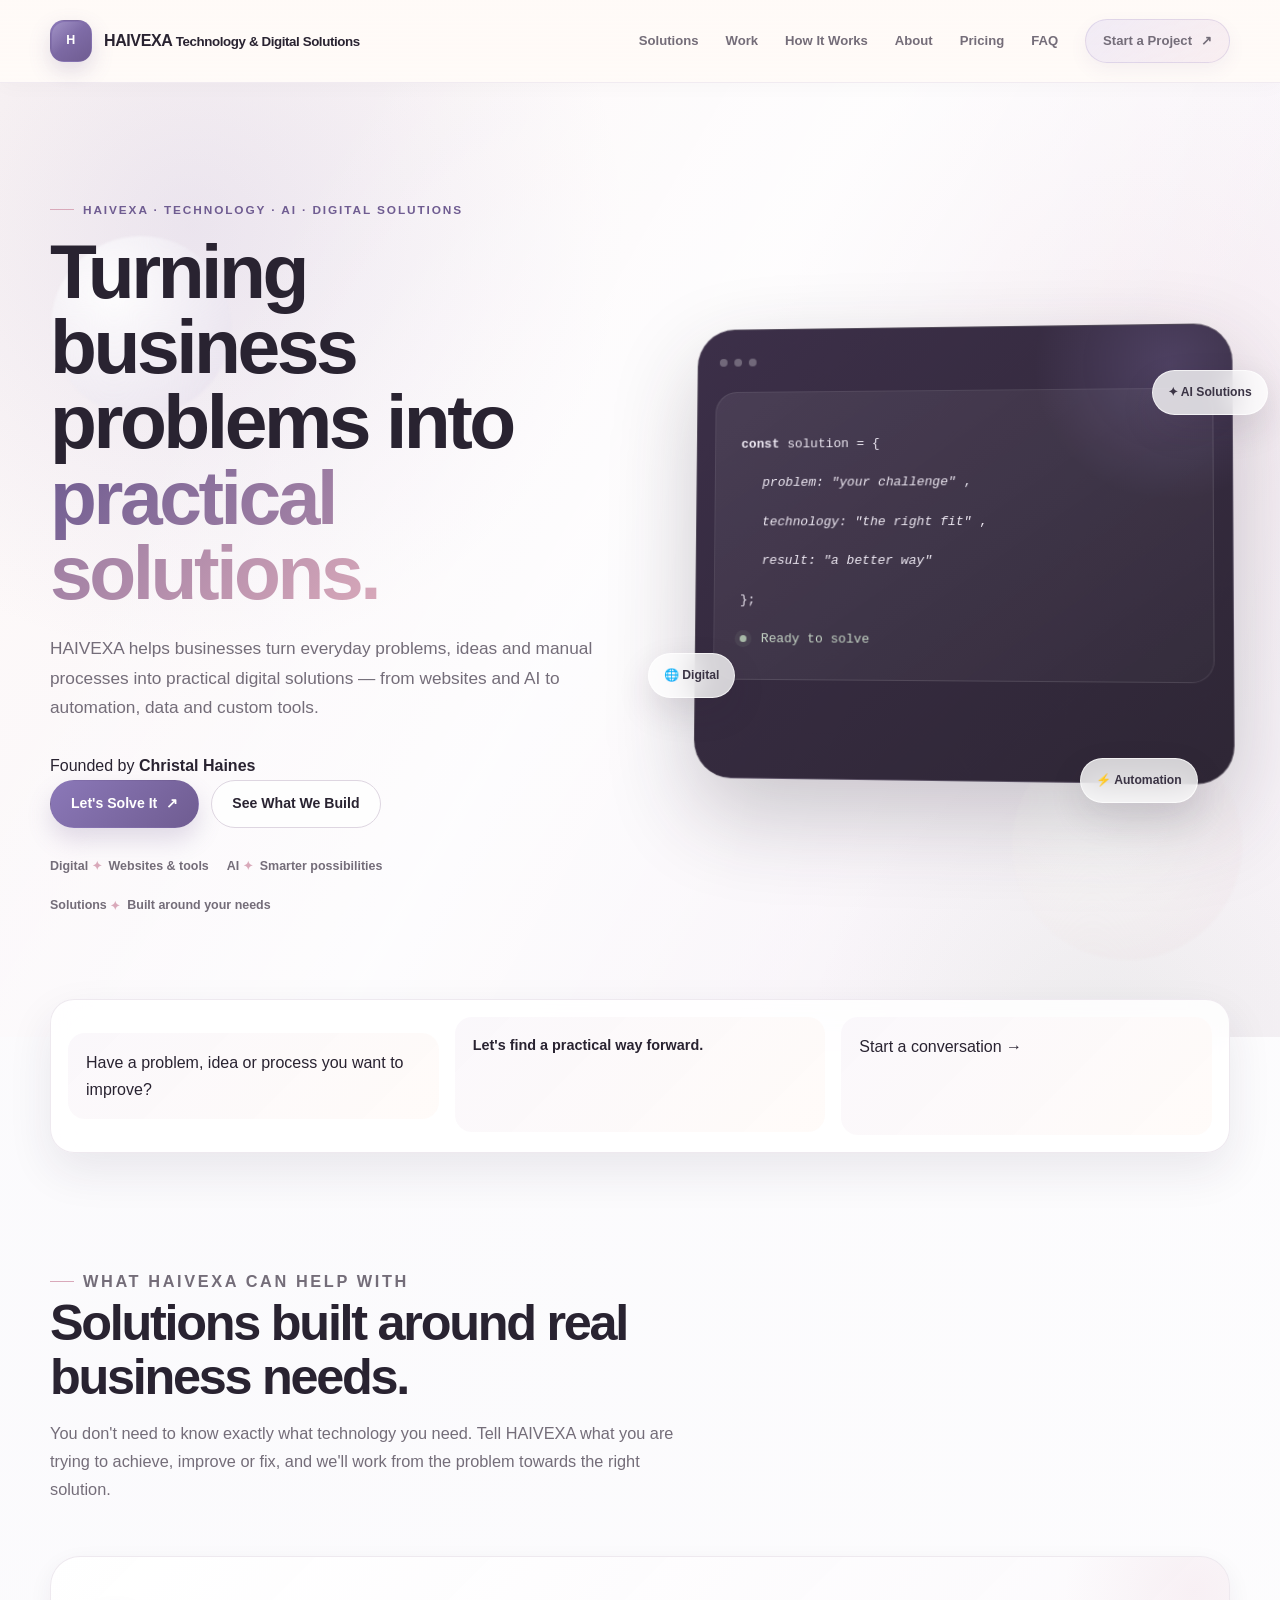
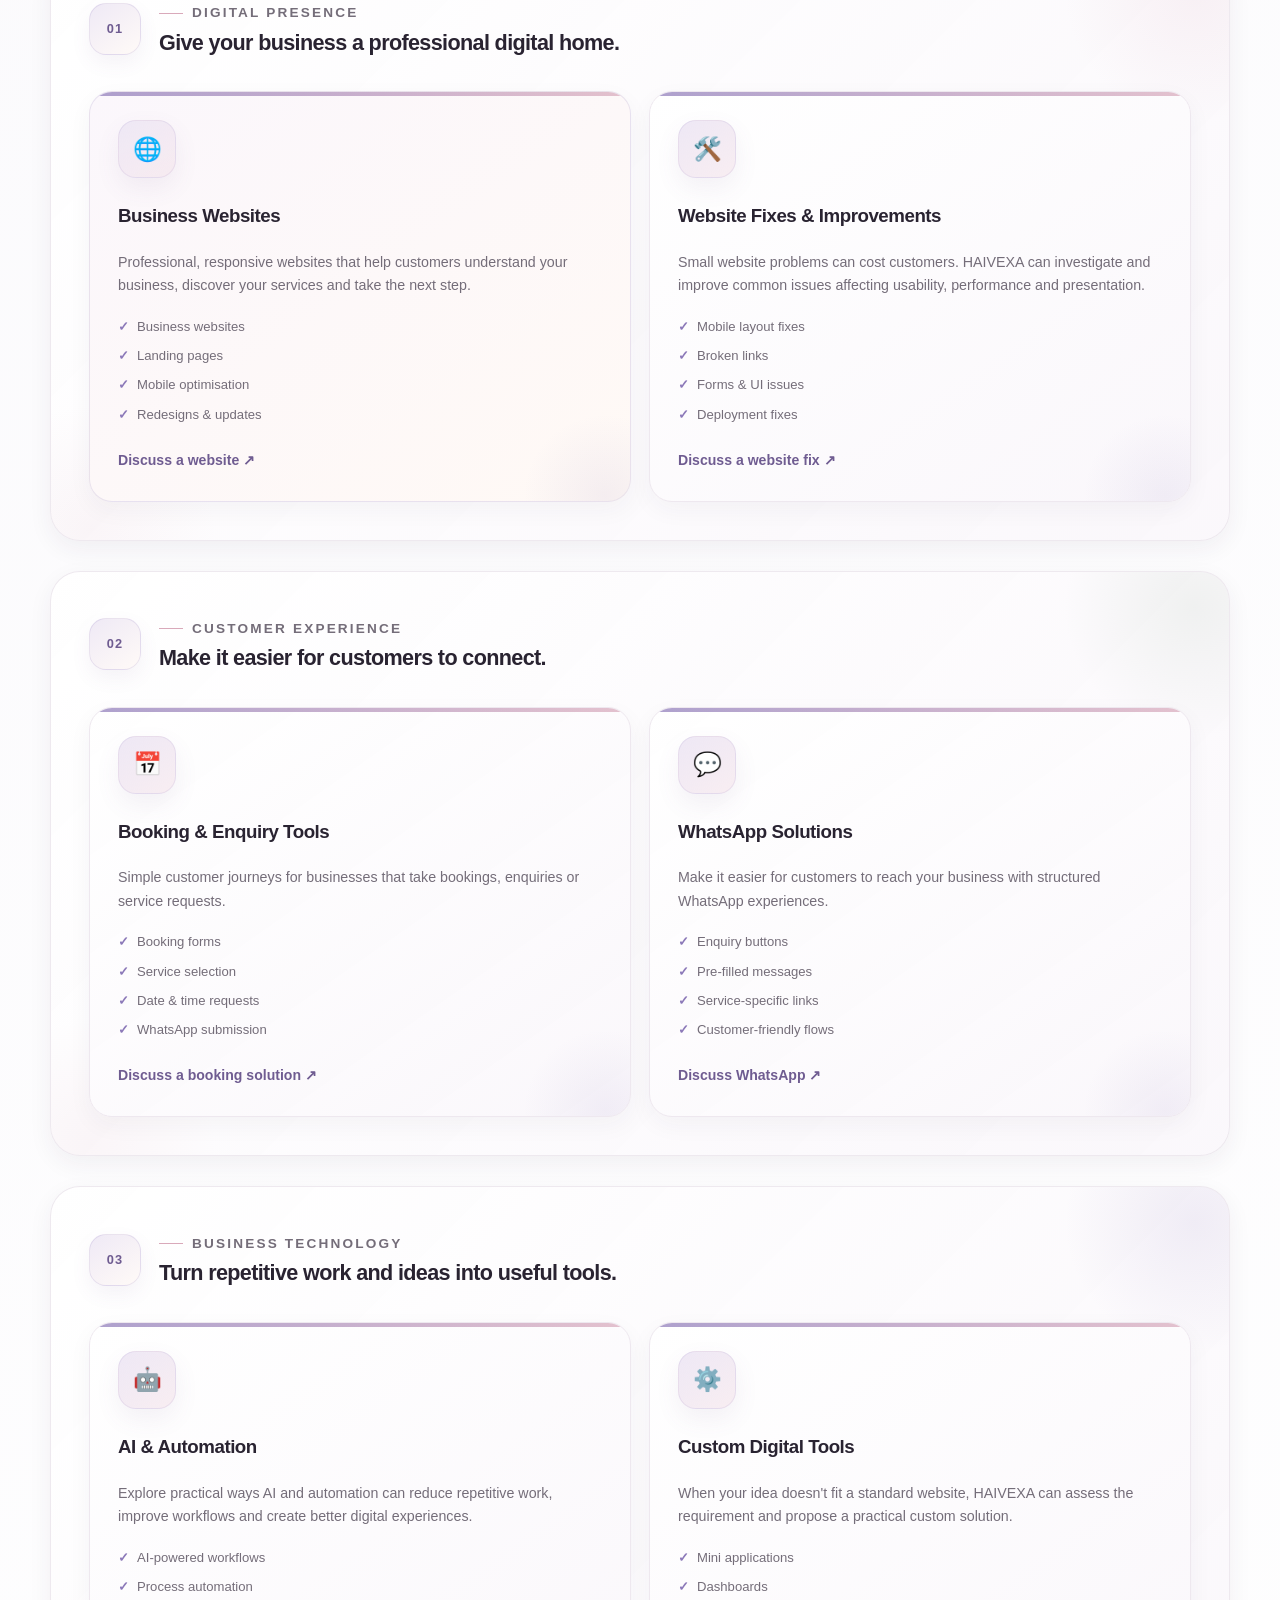
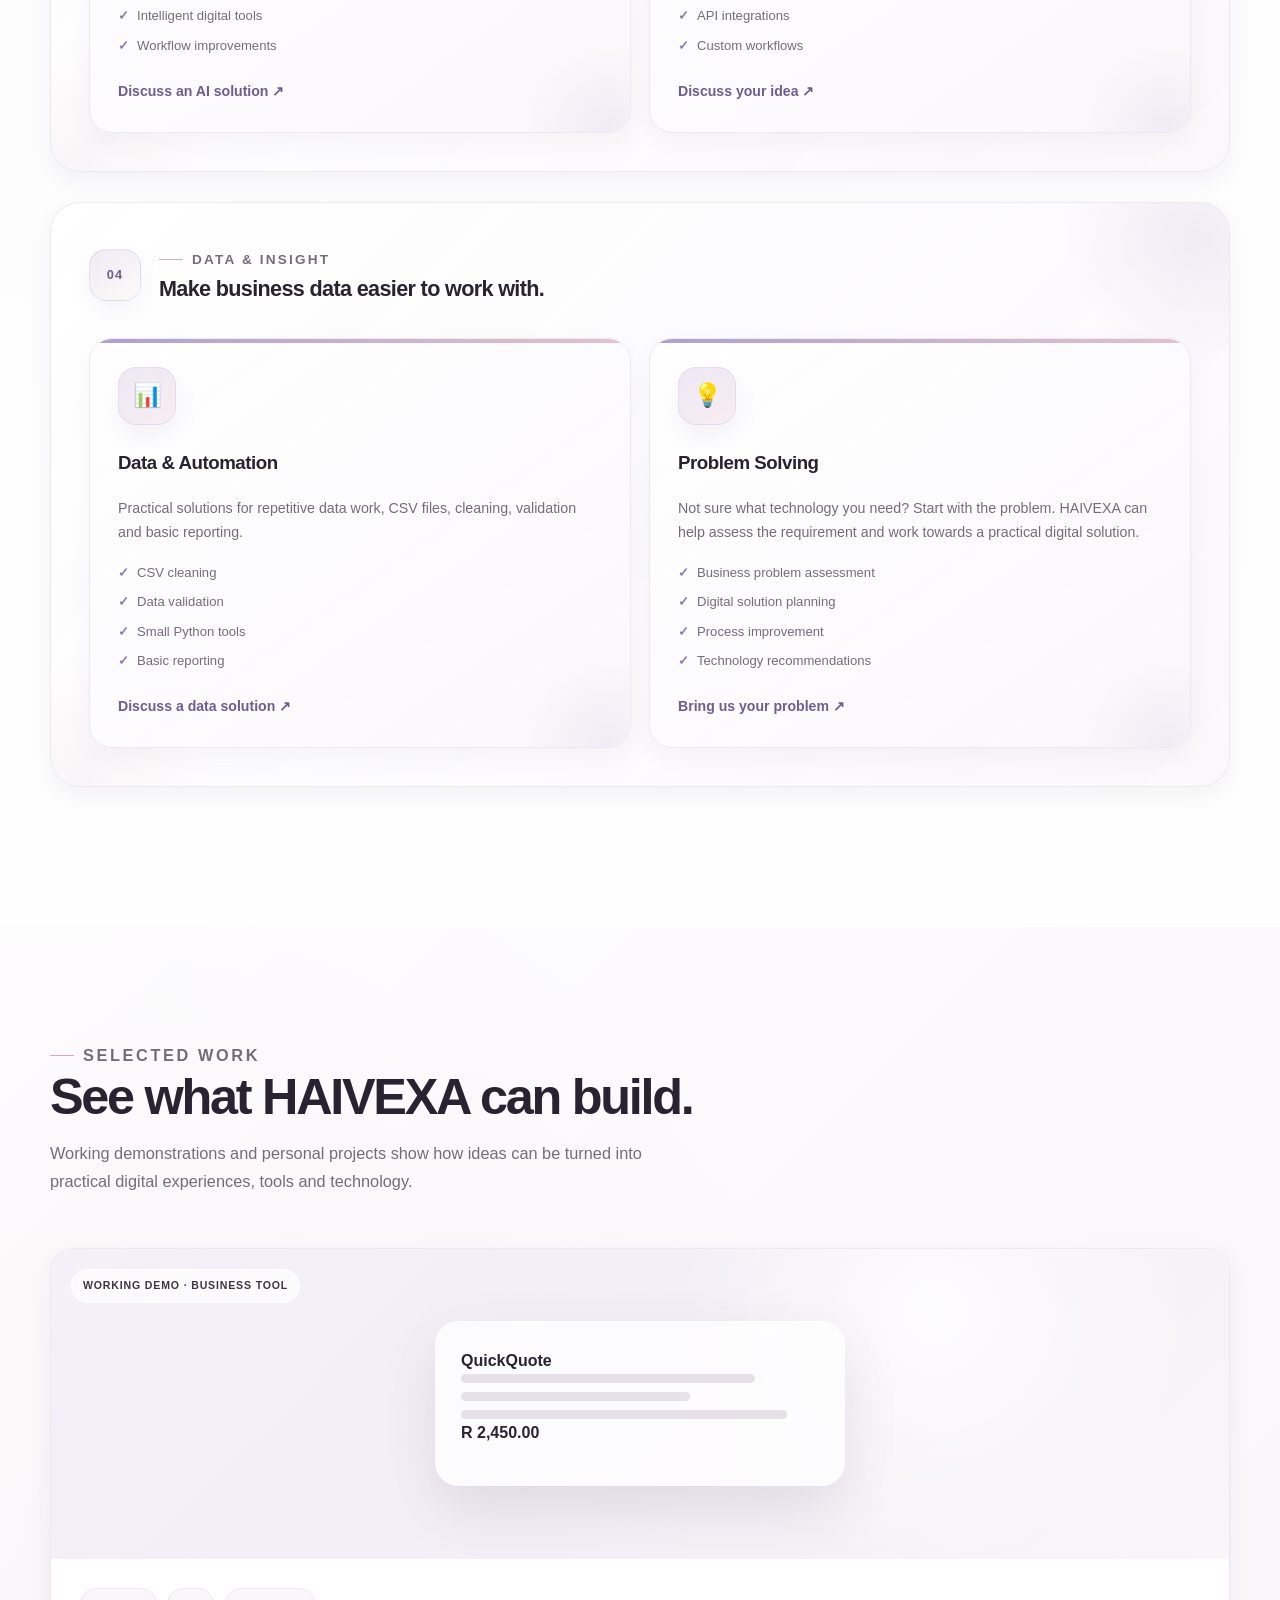
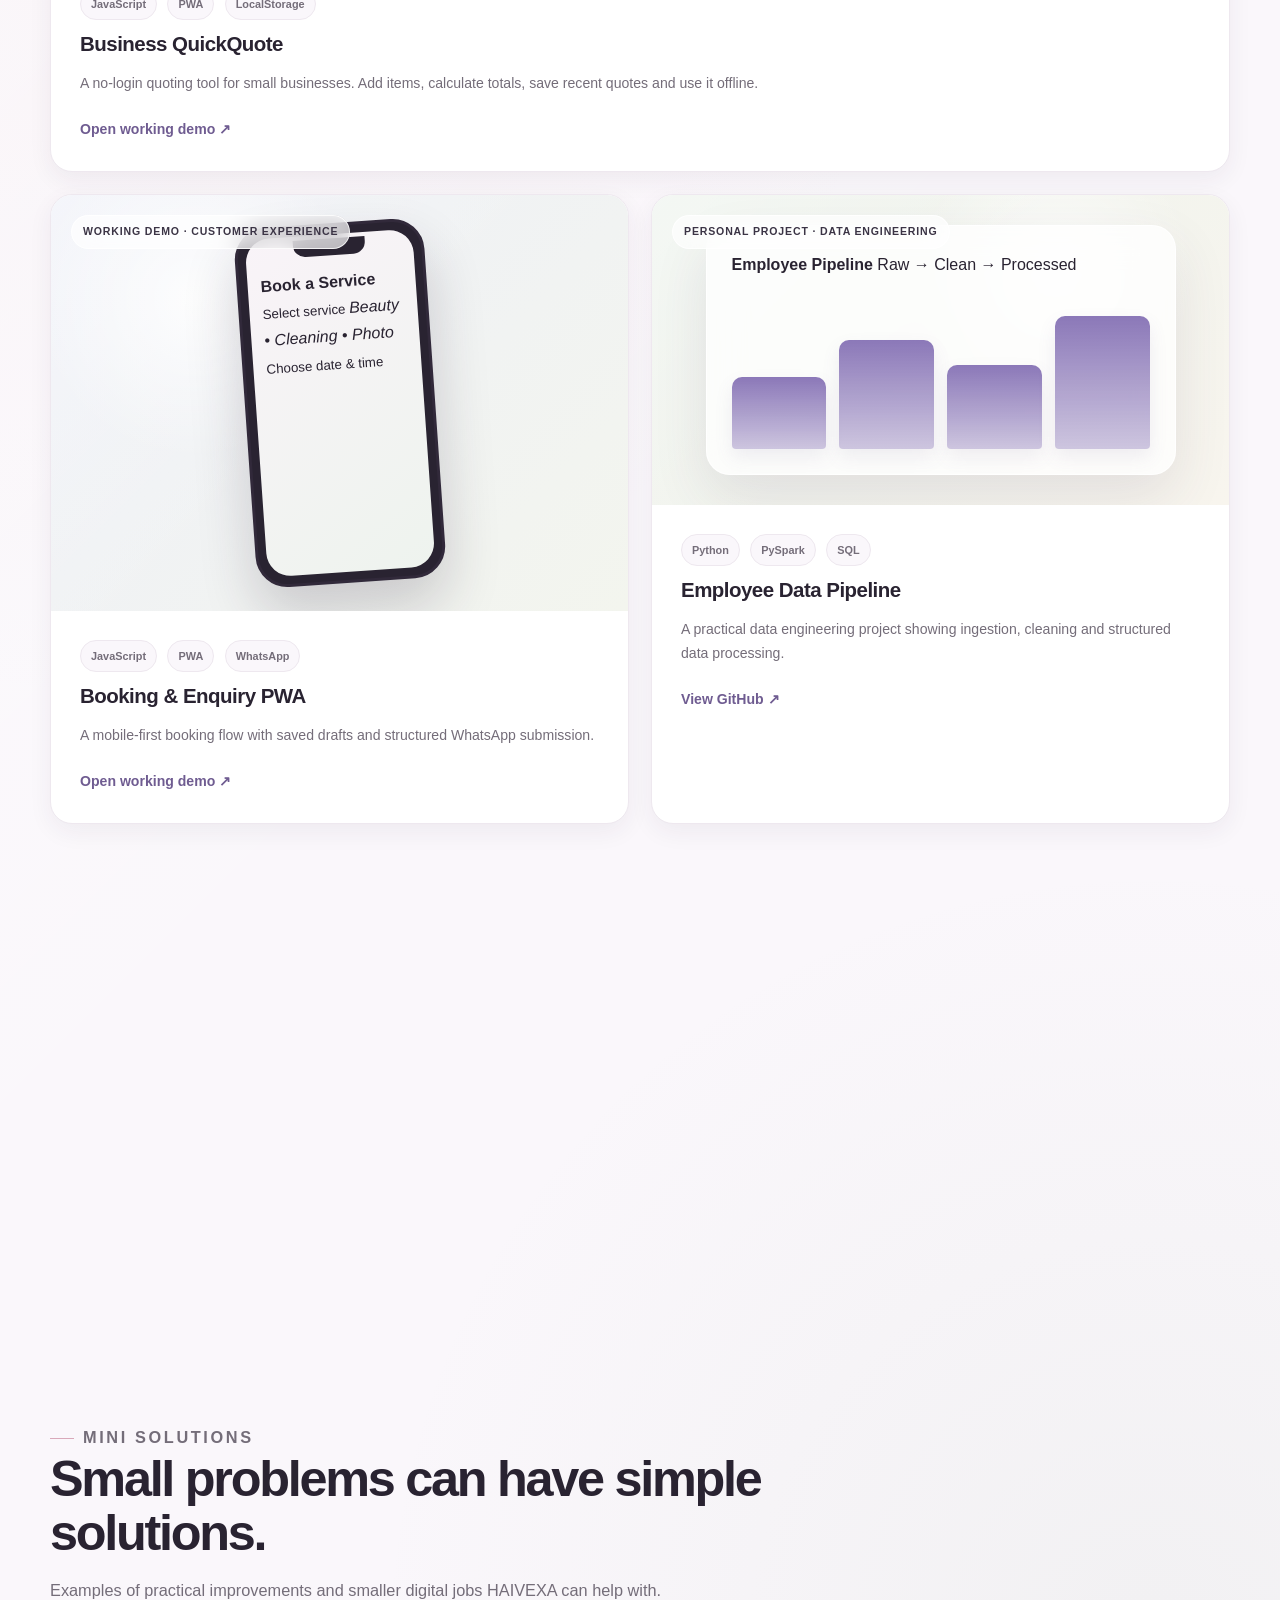
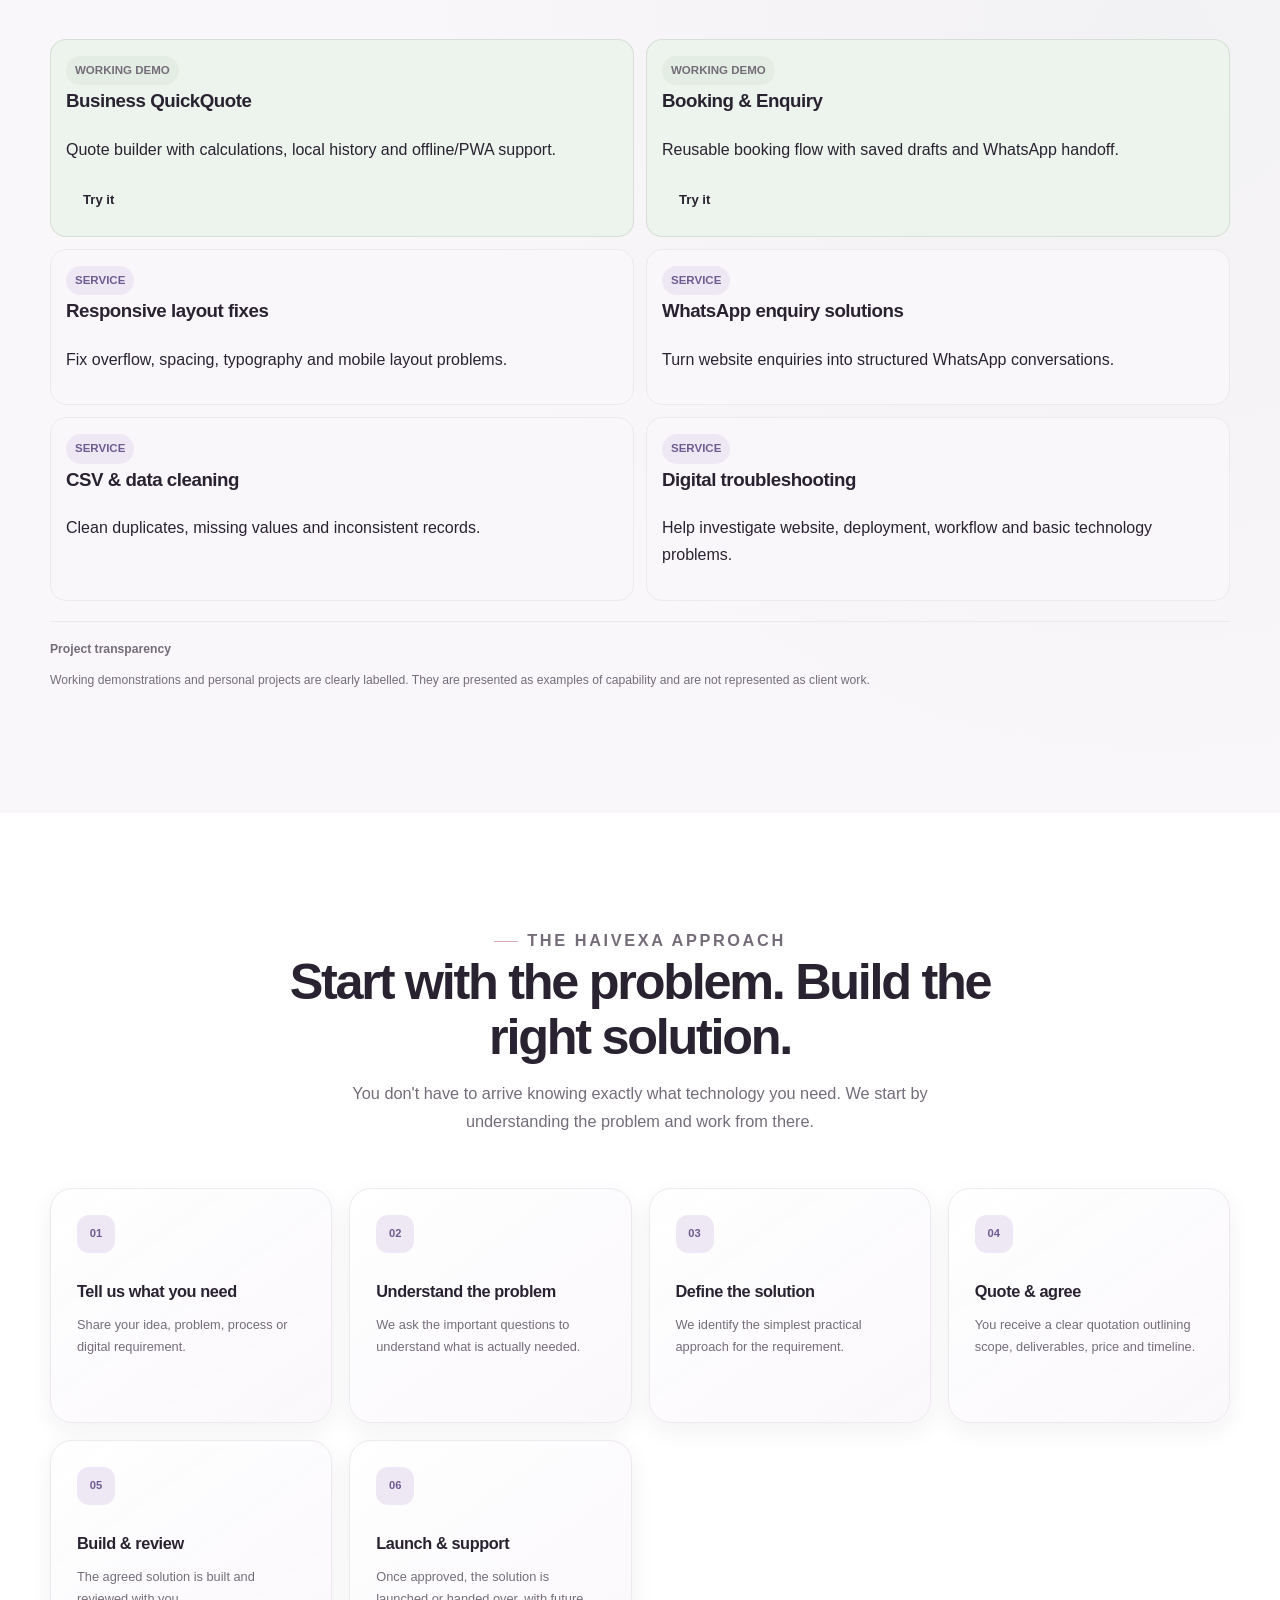
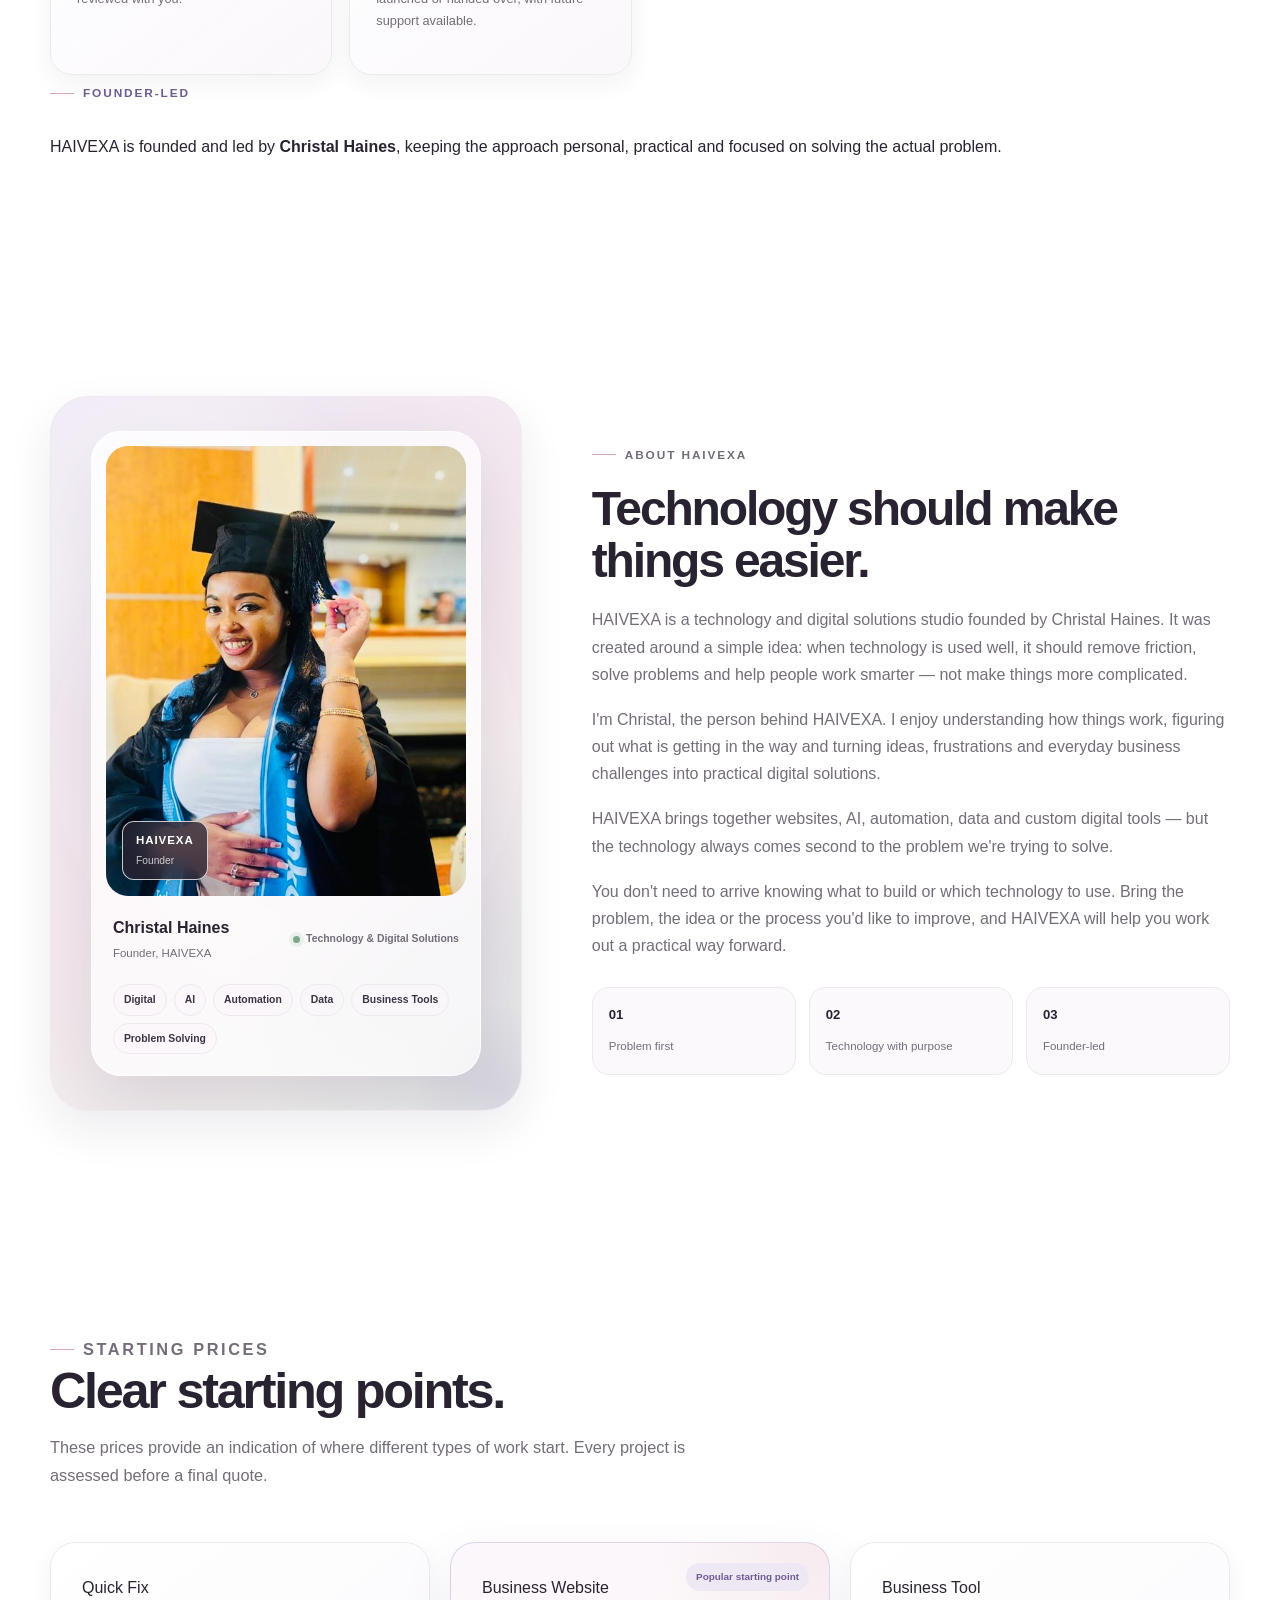
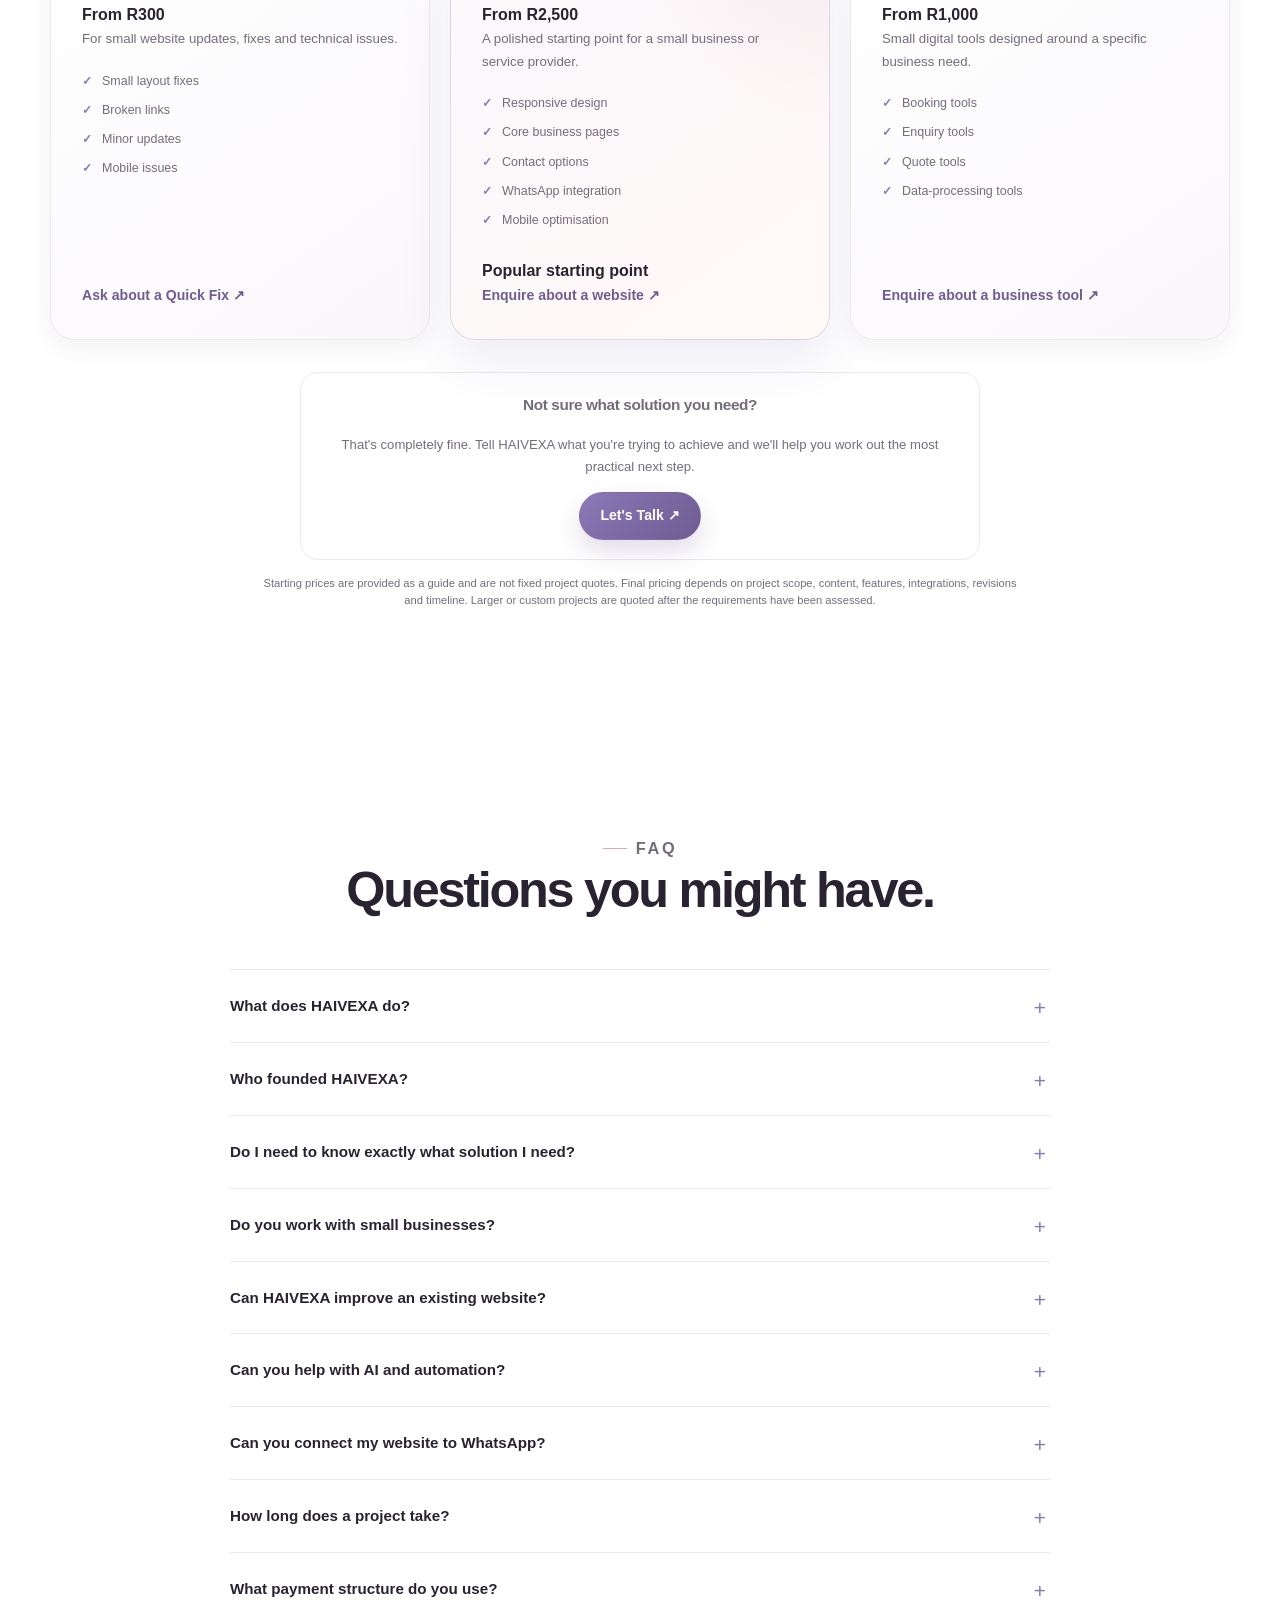
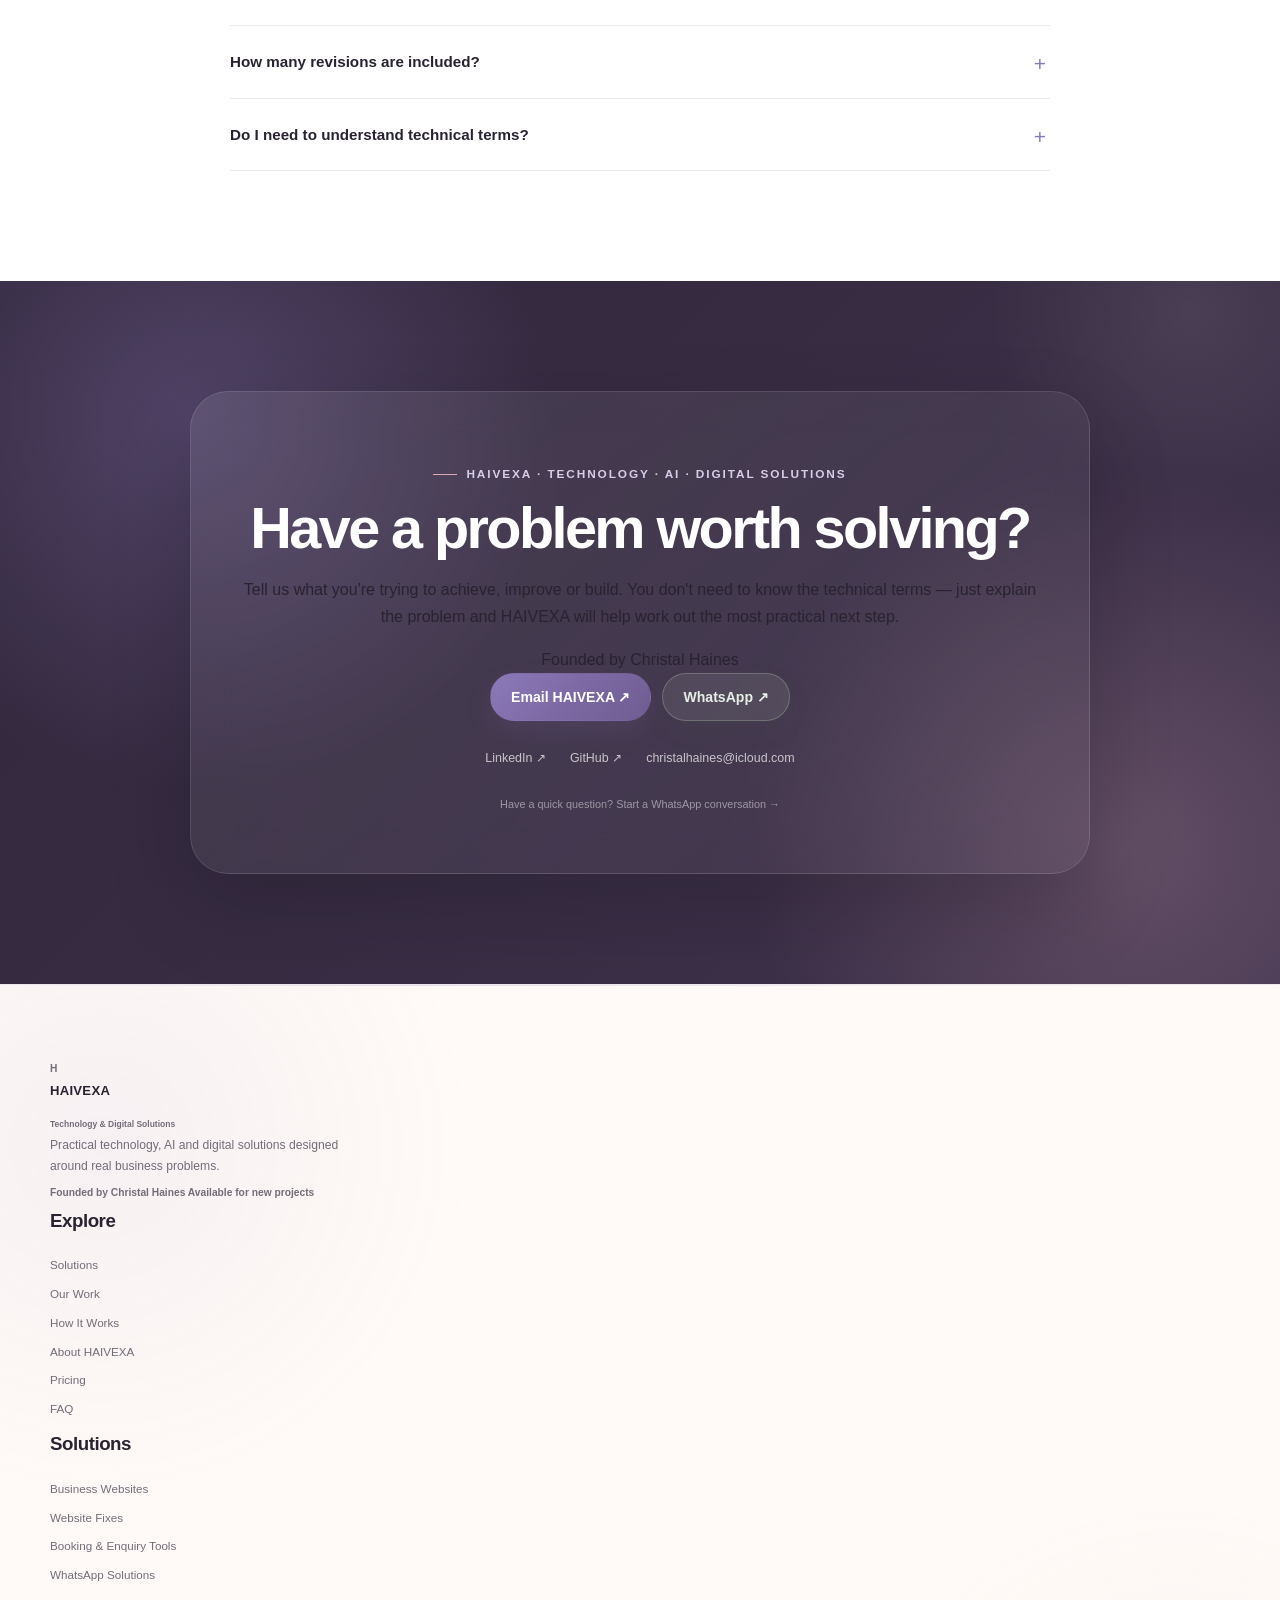
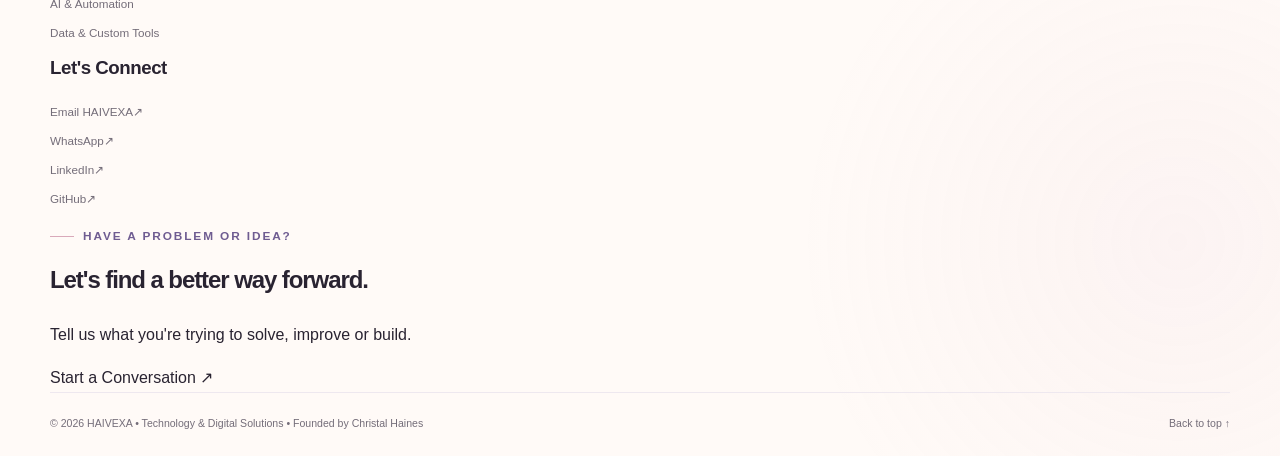
<file: christal-business-portfolio/index.html>
<!doctype html>
<html lang="en">

<head>
  <meta charset="utf-8">

  <meta
    name="viewport"
    content="width=device-width, initial-scale=1"
  >

  <meta
    name="description"
    content="HAIVEXA is a technology and digital solutions studio founded by Christal Haines, helping businesses solve problems through websites, AI, automation, data and practical digital tools."
  >

  <meta
    name="keywords"
    content="HAIVEXA, Christal Haines, digital solutions, AI solutions, business technology, websites, automation, business tools, data solutions, WhatsApp solutions, Johannesburg, South Africa"
  >

  <meta
    name="author"
    content="Christal Haines"
  >

  <meta
    name="theme-color"
    content="#8b78b8"
  >

  <!-- =====================================================
       SOCIAL SHARING
       ===================================================== -->

  <meta
    property="og:title"
    content="HAIVEXA | Technology, AI & Digital Solutions"
  >

  <meta
    property="og:description"
    content="Practical technology, AI and digital solutions for businesses that want to solve problems, improve experiences and work smarter."
  >

  <meta
    property="og:type"
    content="website"
  >

  <meta
    property="og:url"
    content="https://christal-1.github.io/Personal-Portfolio/"
  >

  <title>
    HAIVEXA | Technology, AI & Digital Solutions
  </title>

  <link
    rel="icon"
    href="assets/favicon.svg"
    type="image/svg+xml"
  >

  <link
    rel="stylesheet"
    href="css/styles.css"
  >
</head>


<body>

<header class="site-header">

  <nav
    class="nav container"
    aria-label="Main navigation"
  >

    <!-- =================================================
         BRAND
         ================================================= -->

    <a
      class="brand"
      href="#top"
      aria-label="HAIVEXA home"
    >

      <span
        class="brand-mark"
        aria-hidden="true"
      >
        H
      </span>

      <span class="brand-copy">

        <strong>
          HAIVEXA
        </strong>

        <small>
          Technology & Digital Solutions
        </small>

      </span>

    </a>


    <!-- =================================================
         DESKTOP NAVIGATION
         ================================================= -->

    <div
      class="nav-links"
      id="main-navigation"
    >

      <a href="#services">
        Solutions
      </a>

      <a href="#work">
        Work
      </a>

      <a href="#process">
        How It Works
      </a>

      <a href="#about">
        About
      </a>

      <a href="#pricing">
        Pricing
      </a>

      <a href="#faq">
        FAQ
      </a>

      <a
        class="nav-cta"
        href="#contact"
      >

        <span>
          Start a Project
        </span>

        <span aria-hidden="true">
          ↗
        </span>

      </a>

    </div>


    <!-- =================================================
         MOBILE MENU
         ================================================= -->

    <button
      class="menu-toggle"
      type="button"
      aria-label="Open navigation menu"
      aria-expanded="false"
      aria-controls="main-navigation"
    >

      <span aria-hidden="true"></span>
      <span aria-hidden="true"></span>
      <span aria-hidden="true"></span>

    </button>

  </nav>

</header>


<main id="top">


  <!-- =====================================================
       HERO
       ===================================================== -->

  <section
    class="hero"
    aria-labelledby="hero-title"
  >

    <div
      class="hero-orb orb-one"
      aria-hidden="true"
    ></div>

    <div
      class="hero-orb orb-two"
      aria-hidden="true"
    ></div>


    <div class="container hero-grid">


      <!-- HERO COPY -->

      <div class="hero-copy">

        <p class="eyebrow">
          HAIVEXA · TECHNOLOGY · AI · DIGITAL SOLUTIONS
        </p>


        <h1 id="hero-title">

          Turning business problems into

          <span>
            practical solutions.
          </span>

        </h1>


        <p class="hero-text">

          HAIVEXA helps businesses turn everyday problems,
          ideas and manual processes into practical digital
          solutions — from websites and AI to automation,
          data and custom tools.

        </p>


        <!-- FOUNDER INDICATOR -->

        <div class="hero-founder">

          <span
            class="hero-founder-line"
            aria-hidden="true"
          ></span>

          <span>
            Founded by <strong>Christal Haines</strong>
          </span>

        </div>


        <div class="hero-actions">


          <a
            class="btn btn-primary"
            href="https://wa.me/27712677342?text=Hi%20Christal%2C%20I%27d%20like%20to%20discuss%20a%20project%20with%20HAIVEXA.%20I%27d%20like%20to%20find%20out%20more%20about%20your%20solutions."
            target="_blank"
            rel="noopener noreferrer"
          >

            Let's Solve It

            <span aria-hidden="true">
              ↗
            </span>

          </a>


          <a
            class="btn btn-secondary"
            href="#work"
          >
            See What We Build
          </a>


        </div>


        <!-- TRUST ROW -->

        <div
          class="trust-row"
          aria-label="Key HAIVEXA capabilities"
        >

          <div>

            <strong>
              Digital
            </strong>

            <span>
              Websites & tools
            </span>

          </div>


          <div>

            <strong>
              AI
            </strong>

            <span>
              Smarter possibilities
            </span>

          </div>


          <div>

            <strong>
              Solutions
            </strong>

            <span>
              Built around your needs
            </span>

          </div>

        </div>

      </div>


      <!-- =================================================
           HERO VISUAL
           ================================================= -->

      <div class="hero-card-wrap">

        <div class="hero-card">

          <div
            class="window-bar"
            aria-hidden="true"
          >

            <span></span>
            <span></span>
            <span></span>

          </div>


          <div class="hero-code">

            <p>
              <b>const</b> solution = {
            </p>


            <p class="indent">

              <i>
                problem:
              </i>

              <em>
                "your challenge"
              </em>,

            </p>


            <p class="indent">

              <i>
                technology:
              </i>

              <em>
                "the right fit"
              </em>,

            </p>


            <p class="indent">

              <i>
                result:
              </i>

              <em>
                "a better way"
              </em>

            </p>


            <p>
              };
            </p>


            <div class="status">

              <span
                class="pulse"
                aria-hidden="true"
              ></span>

              Ready to solve

            </div>

          </div>

        </div>


        <div
          class="floating-chip chip-one"
          aria-hidden="true"
        >
          ✦ AI Solutions
        </div>


        <div
          class="floating-chip chip-two"
          aria-hidden="true"
        >
          🌐 Digital
        </div>


        <div
          class="floating-chip chip-three"
          aria-hidden="true"
        >
          ⚡ Automation
        </div>

      </div>

    </div>

  </section>


  <!-- =====================================================
       INTRO STRIP
       ===================================================== -->

  <section class="intro-strip">

    <div class="container strip-grid">

      <p>
        Have a problem, idea or process you want to improve?
      </p>

      <strong>
        Let's find a practical way forward.
      </strong>

      <a href="#contact">
        Start a conversation →
      </a>

    </div>

  </section>


  <!-- =====================================================
       SERVICES / SOLUTIONS
       ===================================================== -->

  <section
    class="section"
    id="services"
    aria-labelledby="services-title"
  >

    <div class="container">


      <div class="section-heading">

        <div>

          <p class="eyebrow">
            WHAT HAIVEXA CAN HELP WITH
          </p>

          <h2 id="services-title">
            Solutions built around real business needs.
          </h2>

        </div>


        <p>

          You don't need to know exactly what technology you
          need. Tell HAIVEXA what you are trying to achieve,
          improve or fix, and we'll work from the problem
          towards the right solution.

        </p>

      </div>


      <!-- =================================================
           01 — DIGITAL PRESENCE
           ================================================= -->

      <div class="service-category">

        <div class="category-heading">

          <span class="category-number">
            01
          </span>

          <div>

            <p class="eyebrow">
              DIGITAL PRESENCE
            </p>

            <h3>
              Give your business a professional digital home.
            </h3>

          </div>

        </div>


        <div class="service-grid">


          <article class="service-card featured">

            <div
              class="service-icon"
              aria-hidden="true"
            >
              🌐
            </div>

            <h3>
              Business Websites
            </h3>

            <p>

              Professional, responsive websites that help
              customers understand your business, discover
              your services and take the next step.

            </p>


            <ul>

              <li>
                Business websites
              </li>

              <li>
                Landing pages
              </li>

              <li>
                Mobile optimisation
              </li>

              <li>
                Redesigns & updates
              </li>

            </ul>


            <a
              class="service-link"
              href="https://wa.me/27712677342?text=Hi%20Christal%2C%20I%27d%20like%20to%20enquire%20about%20a%20business%20website%20through%20HAIVEXA.%20I%27d%20like%20to%20discuss%20what%20I%20need."
              target="_blank"
              rel="noopener noreferrer"
            >
              Discuss a website ↗
            </a>

          </article>


          <article class="service-card">

            <div
              class="service-icon"
              aria-hidden="true"
            >
              🛠️
            </div>

            <h3>
              Website Fixes & Improvements
            </h3>

            <p>

              Small website problems can cost customers.
              HAIVEXA can investigate and improve common
              issues affecting usability, performance and
              presentation.

            </p>


            <ul>

              <li>
                Mobile layout fixes
              </li>

              <li>
                Broken links
              </li>

              <li>
                Forms & UI issues
              </li>

              <li>
                Deployment fixes
              </li>

            </ul>


            <a
              class="service-link"
              href="https://wa.me/27712677342?text=Hi%20Christal%2C%20I%27d%20like%20to%20ask%20about%20a%20website%20issue%20through%20HAIVEXA.%20I%27d%20like%20to%20discuss%20what%20needs%20to%20be%20fixed."
              target="_blank"
              rel="noopener noreferrer"
            >
              Discuss a website fix ↗
            </a>

          </article>

        </div>

      </div>


      <!-- =================================================
           02 — CUSTOMER EXPERIENCE
           ================================================= -->

      <div class="service-category">

        <div class="category-heading">

          <span class="category-number">
            02
          </span>

          <div>

            <p class="eyebrow">
              CUSTOMER EXPERIENCE
            </p>

            <h3>
              Make it easier for customers to connect.
            </h3>

          </div>

        </div>


        <div class="service-grid">


          <article class="service-card">

            <div
              class="service-icon"
              aria-hidden="true"
            >
              📅
            </div>

            <h3>
              Booking & Enquiry Tools
            </h3>

            <p>

              Simple customer journeys for businesses that
              take bookings, enquiries or service requests.

            </p>


            <ul>

              <li>
                Booking forms
              </li>

              <li>
                Service selection
              </li>

              <li>
                Date & time requests
              </li>

              <li>
                WhatsApp submission
              </li>

            </ul>


            <a
              class="service-link"
              href="https://wa.me/27712677342?text=Hi%20Christal%2C%20I%27d%20like%20to%20enquire%20about%20a%20booking%20or%20enquiry%20solution%20through%20HAIVEXA.%20I%27d%20like%20to%20discuss%20what%20I%20need."
              target="_blank"
              rel="noopener noreferrer"
            >
              Discuss a booking solution ↗
            </a>

          </article>


          <article class="service-card">

            <div
              class="service-icon"
              aria-hidden="true"
            >
              💬
            </div>

            <h3>
              WhatsApp Solutions
            </h3>

            <p>

              Make it easier for customers to reach your
              business with structured WhatsApp experiences.

            </p>


            <ul>

              <li>
                Enquiry buttons
              </li>

              <li>
                Pre-filled messages
              </li>

              <li>
                Service-specific links
              </li>

              <li>
                Customer-friendly flows
              </li>

            </ul>


            <a
              class="service-link"
              href="https://wa.me/27712677342?text=Hi%20Christal%2C%20I%27d%20like%20to%20enquire%20about%20a%20WhatsApp%20solution%20through%20HAIVEXA.%20I%27d%20like%20to%20discuss%20how%20I%20can%20make%20it%20easier%20for%20customers%20to%20contact%20my%20business."
              target="_blank"
              rel="noopener noreferrer"
            >
              Discuss WhatsApp ↗
            </a>

          </article>

        </div>

      </div>


      <!-- =================================================
           03 — BUSINESS TECHNOLOGY
           ================================================= -->

      <div class="service-category">

        <div class="category-heading">

          <span class="category-number">
            03
          </span>

          <div>

            <p class="eyebrow">
              BUSINESS TECHNOLOGY
            </p>

            <h3>
              Turn repetitive work and ideas into useful tools.
            </h3>

          </div>

        </div>


        <div class="service-grid">


          <article class="service-card">

            <div
              class="service-icon"
              aria-hidden="true"
            >
              🤖
            </div>

            <h3>
              AI & Automation
            </h3>

            <p>

              Explore practical ways AI and automation can
              reduce repetitive work, improve workflows and
              create better digital experiences.

            </p>


            <ul>

              <li>
                AI-powered workflows
              </li>

              <li>
                Process automation
              </li>

              <li>
                Intelligent digital tools
              </li>

              <li>
                Workflow improvements
              </li>

            </ul>


            <a
              class="service-link"
              href="https://wa.me/27712677342?text=Hi%20Christal%2C%20I%27d%20like%20to%20discuss%20an%20AI%20or%20automation%20idea%20with%20HAIVEXA.%20I%27d%20like%20to%20explain%20the%20problem%20I%27m%20trying%20to%20solve."
              target="_blank"
              rel="noopener noreferrer"
            >
              Discuss an AI solution ↗
            </a>

          </article>


          <article class="service-card">

            <div
              class="service-icon"
              aria-hidden="true"
            >
              ⚙️
            </div>

            <h3>
              Custom Digital Tools
            </h3>

            <p>

              When your idea doesn't fit a standard website,
              HAIVEXA can assess the requirement and propose
              a practical custom solution.

            </p>


            <ul>

              <li>
                Mini applications
              </li>

              <li>
                Dashboards
              </li>

              <li>
                API integrations
              </li>

              <li>
                Custom workflows
              </li>

            </ul>


            <a
              class="service-link"
              href="https://wa.me/27712677342?text=Hi%20Christal%2C%20I%20have%20an%20idea%20for%20a%20custom%20digital%20solution%20and%20I%27d%20like%20to%20discuss%20it%20with%20HAIVEXA."
              target="_blank"
              rel="noopener noreferrer"
            >
              Discuss your idea ↗
            </a>

          </article>

        </div>

      </div>


      <!-- =================================================
           04 — DATA & INSIGHT
           ================================================= -->

      <div class="service-category">

        <div class="category-heading">

          <span class="category-number">
            04
          </span>

          <div>

            <p class="eyebrow">
              DATA & INSIGHT
            </p>

            <h3>
              Make business data easier to work with.
            </h3>

          </div>

        </div>


        <div class="service-grid">


          <article class="service-card">

            <div
              class="service-icon"
              aria-hidden="true"
            >
              📊
            </div>

            <h3>
              Data & Automation
            </h3>

            <p>

              Practical solutions for repetitive data work,
              CSV files, cleaning, validation and basic
              reporting.

            </p>


            <ul>

              <li>
                CSV cleaning
              </li>

              <li>
                Data validation
              </li>

              <li>
                Small Python tools
              </li>

              <li>
                Basic reporting
              </li>

            </ul>


            <a
              class="service-link"
              href="https://wa.me/27712677342?text=Hi%20Christal%2C%20I%27d%20like%20to%20enquire%20about%20a%20data%20or%20automation%20solution%20through%20HAIVEXA.%20I%20have%20a%20business%20process%20I%27d%20like%20to%20improve."
              target="_blank"
              rel="noopener noreferrer"
            >
              Discuss a data solution ↗
            </a>

          </article>


          <article class="service-card">

            <div
              class="service-icon"
              aria-hidden="true"
            >
              💡
            </div>

            <h3>
              Problem Solving
            </h3>

            <p>

              Not sure what technology you need? Start with
              the problem. HAIVEXA can help assess the
              requirement and work towards a practical
              digital solution.

            </p>


            <ul>

              <li>
                Business problem assessment
              </li>

              <li>
                Digital solution planning
              </li>

              <li>
                Process improvement
              </li>

              <li>
                Technology recommendations
              </li>

            </ul>


            <a
              class="service-link"
              href="https://wa.me/27712677342?text=Hi%20Christal%2C%20I%20have%20a%20business%20problem%20I%27d%20like%20help%20solving.%20I%27d%20like%20to%20discuss%20it%20with%20HAIVEXA."
              target="_blank"
              rel="noopener noreferrer"
            >
              Bring us your problem ↗
            </a>

          </article>

        </div>

      </div>

    </div>

  </section>


  <!-- =====================================================
       WORK
       ===================================================== -->

  <section
    class="section section-soft"
    id="work"
    aria-labelledby="work-title"
  >

    <div class="container">


      <div class="section-heading">

        <div>

          <p class="eyebrow">
            SELECTED WORK
          </p>

          <h2 id="work-title">
            See what HAIVEXA can build.
          </h2>

        </div>


        <p>

          Working demonstrations and personal projects
          show how ideas can be turned into practical
          digital experiences, tools and technology.

        </p>

      </div>


      <div class="project-grid">


        <!-- =================================================
             QUICKQUOTE
             ================================================= -->

        <article class="project-card project-large">

          <div class="project-visual gradient-purple">

            <span class="project-label">
              WORKING DEMO · BUSINESS TOOL
            </span>


            <div class="mock-quote">

              <b>
                QuickQuote
              </b>


              <div class="mock-lines">

                <span></span>
                <span></span>
                <span></span>

              </div>


              <strong>
                R 2,450.00
              </strong>

            </div>

          </div>


          <div class="project-content">

            <div>

              <span class="tag">
                JavaScript
              </span>

              <span class="tag">
                PWA
              </span>

              <span class="tag">
                LocalStorage
              </span>

            </div>


            <h3>
              Business QuickQuote
            </h3>


            <p>

              A no-login quoting tool for small businesses.
              Add items, calculate totals, save recent quotes
              and use it offline.

            </p>


            <a
              class="text-link"
              href="pwa-business-quickquote/index.html"
              title="Open Business QuickQuote working demo"
              aria-label="Open Business QuickQuote working demo"
            >
              Open working demo ↗
            </a>

          </div>

        </article>


        <!-- =================================================
             BOOKING
             ================================================= -->

        <article class="project-card">

          <div class="project-visual gradient-blue">

            <span class="project-label">
              WORKING DEMO · CUSTOMER EXPERIENCE
            </span>


            <div class="phone-mock">

              <div class="phone-notch"></div>


              <div class="phone-screen">

                <b>
                  Book a Service
                </b>

                <small>
                  Select service
                </small>

                <em>
                  Beauty • Cleaning • Photo
                </em>

                <small>
                  Choose date & time
                </small>

              </div>

            </div>

          </div>


          <div class="project-content">

            <div>

              <span class="tag">
                JavaScript
              </span>

              <span class="tag">
                PWA
              </span>

              <span class="tag">
                WhatsApp
              </span>

            </div>


            <h3>
              Booking & Enquiry PWA
            </h3>


            <p>

              A mobile-first booking flow with saved drafts
              and structured WhatsApp submission.

            </p>


            <a
              class="text-link"
              href="pwa-booking-enquiry/index.html"
              title="Open Booking and Enquiry working demo"
              aria-label="Open Booking and Enquiry working demo"
            >
              Open working demo ↗
            </a>

          </div>

        </article>


        <!-- =================================================
             EMPLOYEE PIPELINE
             ================================================= -->

        <article class="project-card">

          <div class="project-visual gradient-green">

            <span class="project-label">
              PERSONAL PROJECT · DATA ENGINEERING
            </span>


            <div class="data-mock">

              <b>
                Employee Pipeline
              </b>


              <span>
                Raw → Clean → Processed
              </span>


              <div class="bars">

                <i></i>
                <i></i>
                <i></i>
                <i></i>

              </div>

            </div>

          </div>


          <div class="project-content">

            <div>

              <span class="tag">
                Python
              </span>

              <span class="tag">
                PySpark
              </span>

              <span class="tag">
                SQL
              </span>

            </div>


            <h3>
              Employee Data Pipeline
            </h3>


            <p>

              A practical data engineering project showing
              ingestion, cleaning and structured data processing.

            </p>


            <a
              class="text-link"
              href="https://github.com/Christal-1/employee-data-pipeline"
              target="_blank"
              rel="noopener noreferrer"
              title="View Employee Data Pipeline on GitHub"
            >
              View GitHub ↗
            </a>

          </div>

        </article>


        <!-- =================================================
             WHO'S LYING
             ================================================= -->

        <article class="project-card">

          <div class="project-visual gradient-pink">

            <span class="project-label">
              PERSONAL PROJECT · INTERACTIVE GAME
            </span>


            <div class="game-mock">

              <div class="game-badge">
                ?
              </div>


              <h4>
                Who's Lying?
              </h4>


              <div class="game-buttons">

                <span>
                  Truth
                </span>

                <span>
                  Lie
                </span>

              </div>

            </div>

          </div>


          <div class="project-content">

            <div>

              <span class="tag">
                HTML
              </span>

              <span class="tag">
                CSS
              </span>

              <span class="tag">
                JavaScript
              </span>

            </div>


            <h3>
              Who's Lying? — Detective Game
            </h3>


            <p>

              An interactive browser-based detective game
              where players investigate evidence, identify
              contradictions and determine which suspect
              is lying before time runs out.

            </p>


            <a
              class="text-link"
              href="https://github.com/Christal-1/The-Game-Who-s-Lying"
              target="_blank"
              rel="noopener noreferrer"
              title="View Who's Lying Detective Game on GitHub"
            >
              View Project ↗
            </a>

          </div>

        </article>

      </div>


      <!-- =================================================
           MINI SOLUTIONS
           ================================================= -->

      <div class="evidence-block">


        <div class="section-heading compact">

          <div>

            <p class="eyebrow">
              MINI SOLUTIONS
            </p>

            <h2>
              Small problems can have simple solutions.
            </h2>

          </div>


          <p>

            Examples of practical improvements and smaller
            digital jobs HAIVEXA can help with.

          </p>

        </div>


        <div class="evidence-grid">


          <article class="evidence live">

            <span class="badge">
              WORKING DEMO
            </span>


            <h3>
              Business QuickQuote
            </h3>


            <p>

              Quote builder with calculations, local history
              and offline/PWA support.

            </p>


            <a
              class="btn small"
              href="pwa-business-quickquote/index.html"
              title="Try Business QuickQuote"
              aria-label="Try Business QuickQuote working demo"
            >
              Try it
            </a>

          </article>


          <article class="evidence live">

            <span class="badge">
              WORKING DEMO
            </span>


            <h3>
              Booking & Enquiry
            </h3>


            <p>

              Reusable booking flow with saved drafts
              and WhatsApp handoff.

            </p>


            <a
              class="btn small"
              href="pwa-booking-enquiry/index.html"
              title="Try Booking and Enquiry"
              aria-label="Try Booking and Enquiry working demo"
            >
              Try it
            </a>

          </article>


          <article class="evidence">

            <span class="badge example">
              SERVICE
            </span>


            <h3>
              Responsive layout fixes
            </h3>


            <p>

              Fix overflow, spacing, typography and
              mobile layout problems.

            </p>

          </article>


          <article class="evidence">

            <span class="badge example">
              SERVICE
            </span>


            <h3>
              WhatsApp enquiry solutions
            </h3>


            <p>

              Turn website enquiries into structured
              WhatsApp conversations.

            </p>

          </article>


          <article class="evidence">

            <span class="badge example">
              SERVICE
            </span>


            <h3>
              CSV & data cleaning
            </h3>


            <p>

              Clean duplicates, missing values and
              inconsistent records.

            </p>

          </article>


          <article class="evidence">

            <span class="badge example">
              SERVICE
            </span>


            <h3>
              Digital troubleshooting
            </h3>


            <p>

              Help investigate website, deployment,
              workflow and basic technology problems.

            </p>

          </article>

        </div>

      </div>


      <!-- =================================================
           PROJECT TRANSPARENCY
           ================================================= -->

      <div class="project-note">

        <strong>
          Project transparency
        </strong>

        <p>

          Working demonstrations and personal projects are
          clearly labelled. They are presented as examples
          of capability and are not represented as client work.

        </p>

      </div>

    </div>

  </section>


  <!-- =====================================================
       PROCESS
       ===================================================== -->

  <section
    class="section"
    id="process"
    aria-labelledby="process-title"
  >

    <div class="container">


      <div class="section-heading centered">

        <p class="eyebrow">
          THE HAIVEXA APPROACH
        </p>


        <h2 id="process-title">
          Start with the problem. Build the right solution.
        </h2>


        <p>

          You don't have to arrive knowing exactly what
          technology you need. We start by understanding
          the problem and work from there.

        </p>

      </div>


      <div class="process-grid">


        <div class="process-step">

          <span>
            01
          </span>

          <h3>
            Tell us what you need
          </h3>

          <p>

            Share your idea, problem, process or digital
            requirement.

          </p>

        </div>


        <div class="process-step">

          <span>
            02
          </span>

          <h3>
            Understand the problem
          </h3>

          <p>

            We ask the important questions to understand
            what is actually needed.

          </p>

        </div>


        <div class="process-step">

          <span>
            03
          </span>

          <h3>
            Define the solution
          </h3>

          <p>

            We identify the simplest practical approach
            for the requirement.

          </p>

        </div>


        <div class="process-step">

          <span>
            04
          </span>

          <h3>
            Quote & agree
          </h3>

          <p>

            You receive a clear quotation outlining scope,
            deliverables, price and timeline.

          </p>

        </div>


        <div class="process-step">

          <span>
            05
          </span>

          <h3>
            Build & review
          </h3>

          <p>

            The agreed solution is built and reviewed with you.

          </p>

        </div>


        <div class="process-step">

          <span>
            06
          </span>

          <h3>
            Launch & support
          </h3>

          <p>

            Once approved, the solution is launched or
            handed over, with future support available.

          </p>

        </div>

      </div>


      <!-- FOUNDER APPROACH -->

      <div class="founder-note">

        <span class="eyebrow">
          FOUNDER-LED
        </span>

        <p>
          HAIVEXA is founded and led by
          <strong>Christal Haines</strong>, keeping the
          approach personal, practical and focused on
          solving the actual problem.
        </p>

      </div>

    </div>

  </section>


<!-- =====================================================
     ABOUT
     ===================================================== -->

<section
  class="section about-section"
  id="about"
  aria-labelledby="about-title"
>

  <div class="container about-grid">


    <!-- =================================================
         FOUNDER PHOTO
         ================================================= -->

    <div class="about-art">

      <div class="founder-photo-card">

        <div class="founder-photo-wrap">

          <img
            src="assets/christal-haines.jpg"
            alt="Christal Haines, founder of HAIVEXA"
            class="founder-photo"
          >

          <div class="founder-photo-badge">
            <span>HAIVEXA</span>
            <small>Founder</small>
          </div>

        </div>


        <div class="founder-photo-info">

          <div>

            <strong>
              Christal Haines
            </strong>

            <span>
              Founder, HAIVEXA
            </span>

          </div>


          <span class="founder-status">

            <span
              class="founder-status-dot"
              aria-hidden="true"
            ></span>

            Technology & Digital Solutions

          </span>

        </div>


        <div class="skill-pills">

          <span>
            Digital
          </span>

          <span>
            AI
          </span>

          <span>
            Automation
          </span>

          <span>
            Data
          </span>

          <span>
            Business Tools
          </span>

          <span>
            Problem Solving
          </span>

        </div>

      </div>

    </div>


    <!-- =================================================
         ABOUT COPY
         ================================================= -->

    <div class="about-copy">

      <p class="eyebrow">
        ABOUT HAIVEXA
      </p>


      <h2 id="about-title">
        Technology should make things easier.
      </h2>


      <p>

        HAIVEXA is a technology and digital solutions
        studio founded by Christal Haines. It was created
        around a simple idea: when technology is used well,
        it should remove friction, solve problems and help
        people work smarter — not make things more complicated.

      </p>


      <p>

        I'm Christal, the person behind HAIVEXA. I enjoy
        understanding how things work, figuring out what
        is getting in the way and turning ideas,
        frustrations and everyday business challenges
        into practical digital solutions.

      </p>


      <p>

        HAIVEXA brings together websites, AI, automation,
        data and custom digital tools — but the technology
        always comes second to the problem we're trying
        to solve.

      </p>


      <p>

        You don't need to arrive knowing what to build or
        which technology to use. Bring the problem, the
        idea or the process you'd like to improve, and
        HAIVEXA will help you work out a practical way
        forward.

      </p>


      <!-- =================================================
           ABOUT HIGHLIGHTS
           ================================================= -->

      <div class="about-highlights">


        <div>

          <strong>
            01
          </strong>

          <span>
            Problem first
          </span>

        </div>


        <div>

          <strong>
            02
          </strong>

          <span>
            Technology with purpose
          </span>

        </div>


        <div>

          <strong>
            03
          </strong>

          <span>
            Founder-led
          </span>

        </div>

      </div>

    </div>

  </div>

</section>

      </div>

    </div>

  </section>


  <!-- =====================================================
       PRICING
       ===================================================== -->

  <section
    class="section pricing-section"
    id="pricing"
    aria-labelledby="pricing-title"
  >

    <div class="container">


      <div class="section-heading">

        <div>

          <p class="eyebrow">
            STARTING PRICES
          </p>

          <h2 id="pricing-title">
            Clear starting points.
          </h2>

        </div>


        <p>

          These prices provide an indication of where
          different types of work start. Every project
          is assessed before a final quote.

        </p>

      </div>


      <div class="price-grid">


        <!-- QUICK FIX -->

        <div class="price-card">

          <span>
            Quick Fix
          </span>


          <strong>
            From R300
          </strong>


          <p>

            For small website updates, fixes and
            technical issues.

          </p>


          <ul>

            <li>
              Small layout fixes
            </li>

            <li>
              Broken links
            </li>

            <li>
              Minor updates
            </li>

            <li>
              Mobile issues
            </li>

          </ul>


          <a
            class="price-link"
            href="https://wa.me/27712677342?text=Hi%20Christal%2C%20I%27d%20like%20to%20ask%20about%20a%20website%20fix%20or%20small%20update%20through%20HAIVEXA.%20I%27d%20like%20to%20discuss%20my%20requirements."
            target="_blank"
            rel="noopener noreferrer"
          >
            Ask about a Quick Fix ↗
          </a>

        </div>


        <!-- BUSINESS WEBSITE -->

        <div class="price-card popular">

          <span>
            Business Website
          </span>


          <strong>
            From R2,500
          </strong>


          <p>

            A polished starting point for a small business
            or service provider.

          </p>


          <ul>

            <li>
              Responsive design
            </li>

            <li>
              Core business pages
            </li>

            <li>
              Contact options
            </li>

            <li>
              WhatsApp integration
            </li>

            <li>
              Mobile optimisation
            </li>

          </ul>


          <b>
            Popular starting point
          </b>


          <a
            class="price-link"
            href="https://wa.me/27712677342?text=Hi%20Christal%2C%20I%27m%20interested%20in%20a%20business%20website%20through%20HAIVEXA.%20I%20saw%20your%20starting%20price%20of%20R2%2C500%20and%20would%20like%20to%20discuss%20my%20requirements."
            target="_blank"
            rel="noopener noreferrer"
          >
            Enquire about a website ↗
          </a>

        </div>


        <!-- BUSINESS TOOL -->

        <div class="price-card">

          <span>
            Business Tool
          </span>


          <strong>
            From R1,000
          </strong>


          <p>

            Small digital tools designed around
            a specific business need.

          </p>


          <ul>

            <li>
              Booking tools
            </li>

            <li>
              Enquiry tools
            </li>

            <li>
              Quote tools
            </li>

            <li>
              Data-processing tools
            </li>

          </ul>


          <a
            class="price-link"
            href="https://wa.me/27712677342?text=Hi%20Christal%2C%20I%27m%20interested%20in%20a%20business%20tool%20through%20HAIVEXA.%20I%20saw%20your%20starting%20price%20of%20R1%2C000%20and%20would%20like%20to%20discuss%20what%20I%20need."
            target="_blank"
            rel="noopener noreferrer"
          >
            Enquire about a business tool ↗
          </a>

        </div>

      </div>


      <!-- PRICING NOTE -->

      <div class="pricing-note">

        <h3>
          Not sure what solution you need?
        </h3>

        <p>

          That's completely fine. Tell HAIVEXA what you're
          trying to achieve and we'll help you work out the
          most practical next step.

        </p>


        <a
          class="btn btn-primary"
          href="https://wa.me/27712677342?text=Hi%20Christal%2C%20I%27m%20not%20sure%20which%20solution%20I%20need.%20I%27d%20like%20to%20explain%20what%20I%27m%20trying%20to%20achieve."
          target="_blank"
          rel="noopener noreferrer"
        >
          Let's Talk ↗
        </a>

      </div>


      <p class="price-disclaimer">

        Starting prices are provided as a guide and are not
        fixed project quotes. Final pricing depends on project
        scope, content, features, integrations, revisions
        and timeline. Larger or custom projects are quoted
        after the requirements have been assessed.

      </p>

    </div>

  </section>


  <!-- =====================================================
       FAQ
       ===================================================== -->

  <section
    class="section faq-section"
    id="faq"
    aria-labelledby="faq-title"
  >

    <div class="container narrow">


      <div class="section-heading centered">

        <p class="eyebrow">
          FAQ
        </p>


        <h2 id="faq-title">
          Questions you might have.
        </h2>

      </div>


      <div class="faq-list">


        <details>

          <summary>
            What does HAIVEXA do?
          </summary>

          <p>

            HAIVEXA provides practical technology, AI and
            digital solutions for businesses. This includes
            websites, customer experience tools, automation,
            data solutions and custom digital tools.

          </p>

        </details>


        <details>

          <summary>
            Who founded HAIVEXA?
          </summary>

          <p>

            HAIVEXA was founded by Christal Haines. The
            business is built around a practical, problem-first
            approach to technology and digital solutions.

          </p>

        </details>


        <details>

          <summary>
            Do I need to know exactly what solution I need?
          </summary>

          <p>

            No. You can start by explaining the problem,
            idea or process you want to improve. HAIVEXA
            will ask the right questions and help identify
            a practical solution.

          </p>

        </details>


        <details>

          <summary>
            Do you work with small businesses?
          </summary>

          <p>

            Yes. HAIVEXA works with small businesses, solo
            business owners and service providers that need
            practical digital solutions.

          </p>

        </details>


        <details>

          <summary>
            Can HAIVEXA improve an existing website?
          </summary>

          <p>

            Yes. Website fixes, redesigns, mobile improvements,
            forms, buttons and deployment issues can all be
            assessed.

          </p>

        </details>


        <details>

          <summary>
            Can you help with AI and automation?
          </summary>

          <p>

            Yes. AI and automation can be explored where they
            provide a useful solution to a business problem,
            such as repetitive tasks, workflows or customer
            experiences.

          </p>

        </details>


        <details>

          <summary>
            Can you connect my website to WhatsApp?
          </summary>

          <p>

            Yes. HAIVEXA can add enquiry buttons and
            structured, pre-filled WhatsApp messages so
            customers can contact your business more easily.

          </p>

        </details>


        <details>

          <summary>
            How long does a project take?
          </summary>

          <p>

            It depends on the scope. A small website update
            is much quicker than a multi-page website or
            custom digital tool. A realistic timeline will
            be provided before work begins.

          </p>

        </details>


        <details>

          <summary>
            What payment structure do you use?
          </summary>

          <p>

            For standard projects, the starting payment
            structure is typically a 50% deposit before work
            begins and the remaining 50% before final launch
            or handover. Small jobs may require full payment
            upfront. The final arrangement will be included
            in your quotation.

          </p>

        </details>


        <details>

          <summary>
            How many revisions are included?
          </summary>

          <p>

            Standard website projects include up to two rounds
            of reasonable revisions based on the agreed scope.
            Additional revisions or changes outside the agreed
            scope may be quoted separately.

          </p>

        </details>


        <details>

          <summary>
            Do I need to understand technical terms?
          </summary>

          <p>

            No. Explain your business problem or idea in
            normal language. HAIVEXA will handle the technical
            side and recommend a practical approach.

          </p>

        </details>

      </div>

    </div>

  </section>


  <!-- =====================================================
       CONTACT
       ===================================================== -->

  <section
    class="section contact-section"
    id="contact"
    aria-labelledby="contact-title"
  >

    <div class="container contact-card">


      <div>

        <p class="eyebrow">
          HAIVEXA · TECHNOLOGY · AI · DIGITAL SOLUTIONS
        </p>


        <h2 id="contact-title">
          Have a problem worth solving?
        </h2>


        <p>

          Tell us what you're trying to achieve, improve or
          build. You don't need to know the technical terms —
          just explain the problem and HAIVEXA will help work
          out the most practical next step.

        </p>


        <span class="contact-founder">
          Founded by Christal Haines
        </span>

      </div>


      <div class="contact-actions">


        <a
          class="btn btn-primary"
          href="mailto:christalhaines@icloud.com?subject=HAIVEXA%20Project%20Enquiry"
        >
          Email HAIVEXA ↗
        </a>


        <a
          class="btn btn-whatsapp"
          href="https://wa.me/27712677342?text=Hi%20Christal%2C%20I%27d%20like%20to%20discuss%20a%20project%20with%20HAIVEXA.%20I%27d%20like%20to%20explain%20what%20I%20need."
          target="_blank"
          rel="noopener noreferrer"
        >
          WhatsApp ↗
        </a>

      </div>


      <div class="contact-links">


        <a
          href="https://www.linkedin.com/in/christal-haines-126857256/"
          target="_blank"
          rel="noopener noreferrer"
        >
          LinkedIn ↗
        </a>


        <a
          href="https://github.com/Christal-1"
          target="_blank"
          rel="noopener noreferrer"
        >
          GitHub ↗
        </a>


        <a
          href="mailto:christalhaines@icloud.com"
        >
          christalhaines@icloud.com
        </a>

      </div>


      <div class="contact-note">

        <span>
          Have a quick question?
        </span>

        <a
          href="https://wa.me/27712677342?text=Hi%20Christal%2C%20I%20have%20a%20quick%20question%20about%20HAIVEXA."
          target="_blank"
          rel="noopener noreferrer"
        >
          Start a WhatsApp conversation →
        </a>

      </div>

    </div>

  </section>


</main>


<!-- =====================================================
     FOOTER
     ===================================================== -->

<footer class="footer">

  <div class="container">


    <!-- =================================================
         FOOTER MAIN
         ================================================= -->

    <div class="footer-main">


      <!-- BRAND COLUMN -->

      <div class="footer-brand">

        <a
          class="footer-logo"
          href="#top"
          aria-label="HAIVEXA home"
        >

          <span
            class="footer-brand-mark"
            aria-hidden="true"
          >
            H
          </span>

          <span>

            <strong>
              HAIVEXA
            </strong>

            <small>
              Technology & Digital Solutions
            </small>

          </span>

        </a>


        <p>
          Practical technology, AI and digital solutions
          designed around real business problems.
        </p>


        <span class="footer-founder">
          Founded by Christal Haines
        </span>


        <span class="footer-status">

          <span
            class="footer-status-dot"
            aria-hidden="true"
          ></span>

          Available for new projects

        </span>

      </div>


      <!-- =================================================
           EXPLORE
           ================================================= -->

      <div class="footer-column">

        <h3>
          Explore
        </h3>


        <a href="#services">
          Solutions
        </a>

        <a href="#work">
          Our Work
        </a>

        <a href="#process">
          How It Works
        </a>

        <a href="#about">
          About HAIVEXA
        </a>

        <a href="#pricing">
          Pricing
        </a>

        <a href="#faq">
          FAQ
        </a>

      </div>


      <!-- =================================================
           SOLUTIONS
           ================================================= -->

      <div class="footer-column">

        <h3>
          Solutions
        </h3>


        <a href="#services">
          Business Websites
        </a>

        <a href="#services">
          Website Fixes
        </a>

        <a href="#services">
          Booking & Enquiry Tools
        </a>

        <a href="#services">
          WhatsApp Solutions
        </a>

        <a href="#services">
          AI & Automation
        </a>

        <a href="#services">
          Data & Custom Tools
        </a>

      </div>


      <!-- =================================================
           CONNECT
           ================================================= -->

      <div class="footer-column footer-connect">

        <h3>
          Let's Connect
        </h3>


        <a
          href="mailto:christalhaines@icloud.com"
        >
          Email HAIVEXA
          <span aria-hidden="true">↗</span>
        </a>


        <a
          href="https://wa.me/27712677342?text=Hi%20Christal%2C%20I%27d%20like%20to%20discuss%20a%20project%20with%20HAIVEXA."
          target="_blank"
          rel="noopener noreferrer"
        >
          WhatsApp
          <span aria-hidden="true">↗</span>
        </a>


        <a
          href="https://www.linkedin.com/in/christal-haines-126857256/"
          target="_blank"
          rel="noopener noreferrer"
        >
          LinkedIn
          <span aria-hidden="true">↗</span>
        </a>


        <a
          href="https://github.com/Christal-1"
          target="_blank"
          rel="noopener noreferrer"
        >
          GitHub
          <span aria-hidden="true">↗</span>
        </a>

      </div>

    </div>


    <!-- =================================================
         FOOTER CTA
         ================================================= -->

    <div class="footer-cta">

      <div>

        <span class="eyebrow">
          HAVE A PROBLEM OR IDEA?
        </span>

        <h2>
          Let's find a better way forward.
        </h2>

        <p>
          Tell us what you're trying to solve, improve
          or build.
        </p>

      </div>


      <a
        class="footer-cta-button"
        href="https://wa.me/27712677342?text=Hi%20Christal%2C%20I%27d%20like%20to%20discuss%20a%20project%20with%20HAIVEXA.%20I%27d%20like%20to%20explain%20what%20I%20need."
        target="_blank"
        rel="noopener noreferrer"
      >

        Start a Conversation

        <span aria-hidden="true">
          ↗
        </span>

      </a>

    </div>


    <!-- =================================================
         FOOTER BOTTOM
         ================================================= -->

    <div class="footer-bottom">

      <div class="footer-copyright">

        <span>
          © 2026 HAIVEXA
        </span>

        <span
          class="footer-divider"
          aria-hidden="true"
        >
          •
        </span>

        <span>
          Technology & Digital Solutions
        </span>

        <span
          class="footer-divider"
          aria-hidden="true"
        >
          •
        </span>

        <span>
          Founded by Christal Haines
        </span>

      </div>


      <div class="footer-bottom-links">

        <a href="#top">
          Back to top ↑
        </a>

      </div>

    </div>

  </div>

</footer>


<script src="js/script.js"></script>

</body>

</html>
</file>
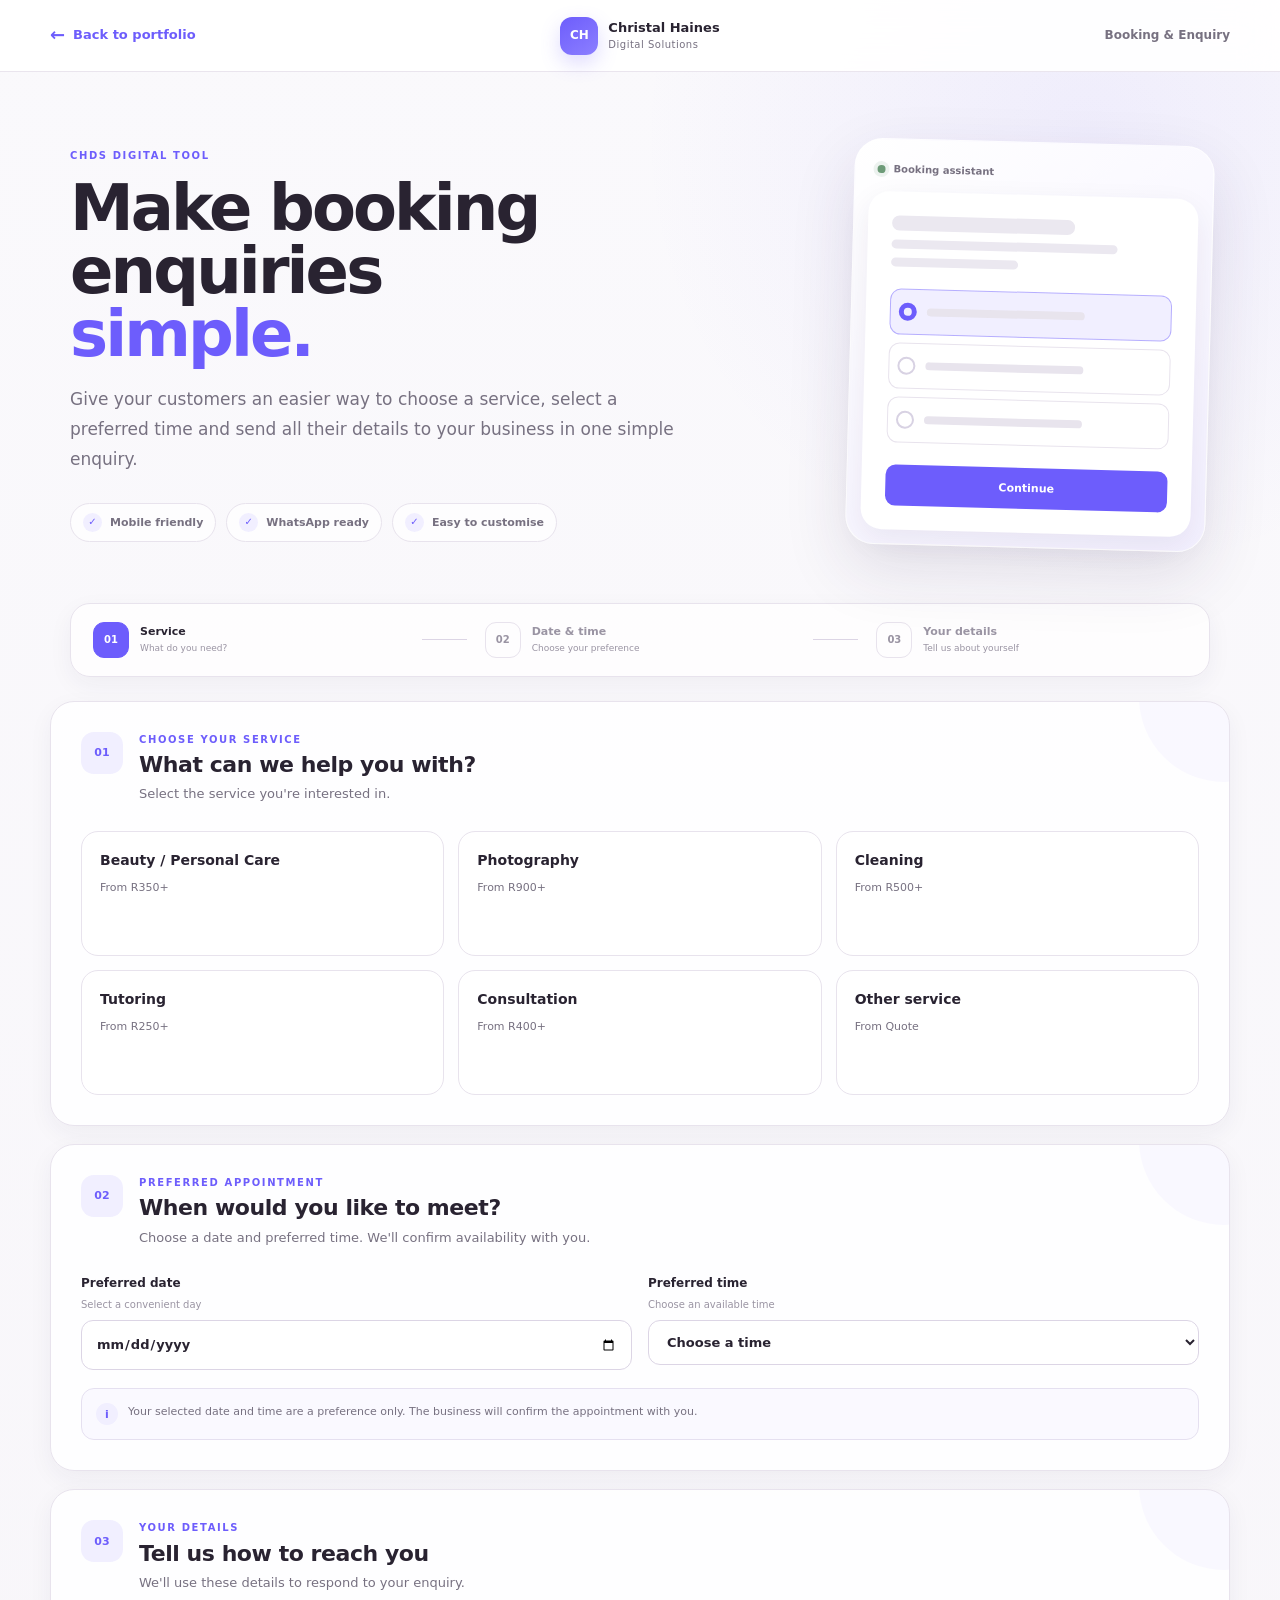
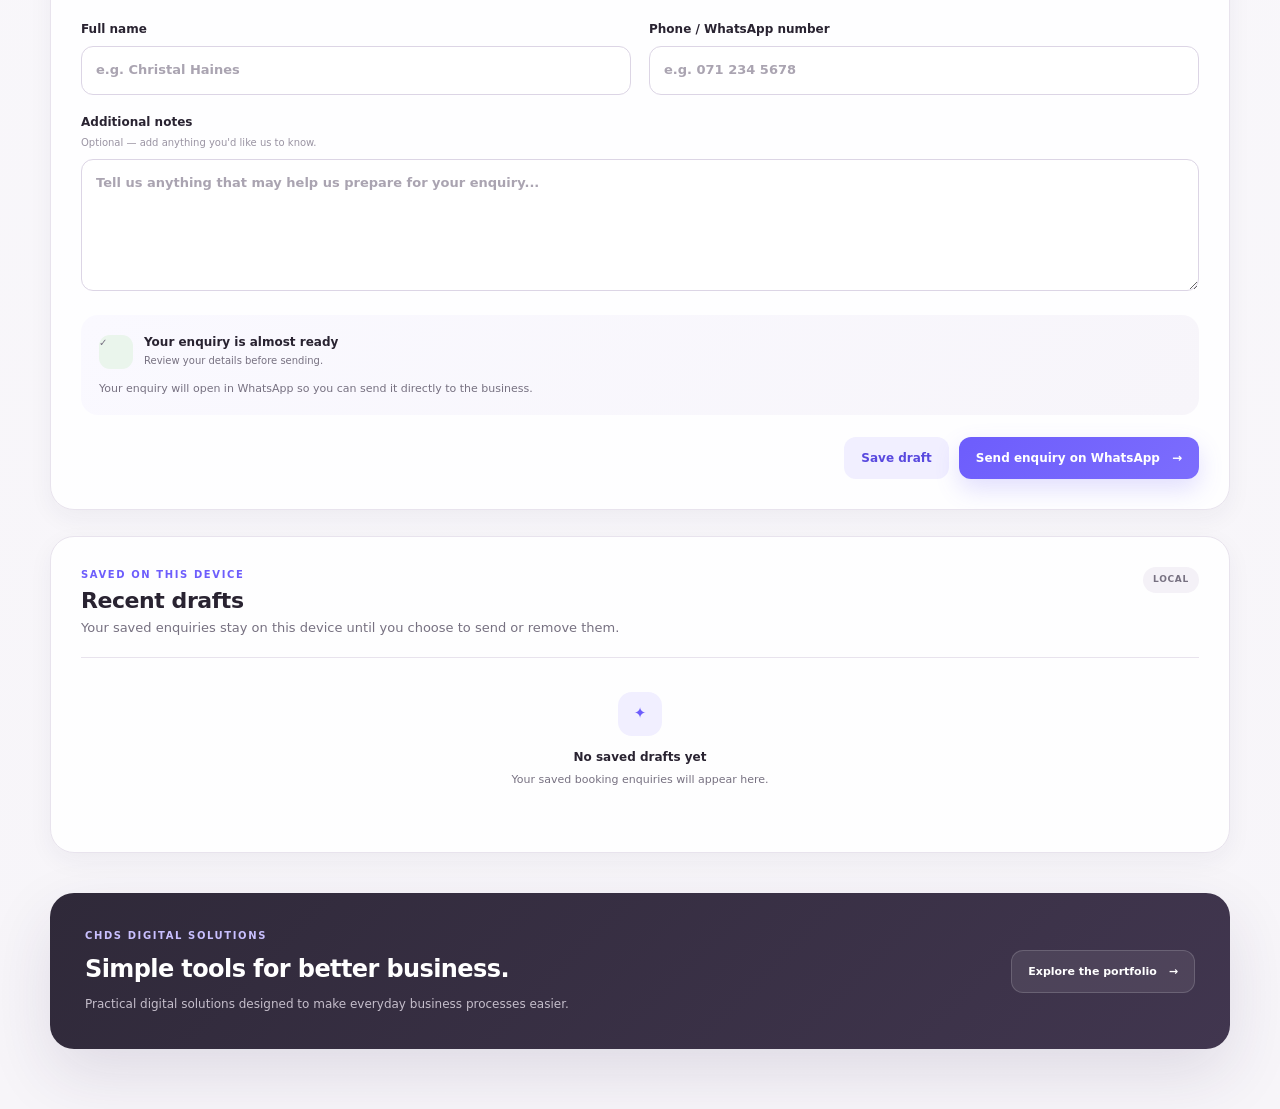
<file: pwa-booking-enquiry/index.html>
<!doctype html>
<html lang="en">

<head>
  <meta charset="utf-8">

  <meta
    name="viewport"
    content="width=device-width, initial-scale=1"
  >

  <meta
    name="description"
    content="A professional booking and enquiry tool demo by Christal Haines Digital Solutions."
  >

  <meta
    name="theme-color"
    content="#6d5dfc"
  >

  <link
    rel="manifest"
    href="manifest.webmanifest"
  >

  <title>Booking & Enquiry | CHDS Digital Tools</title>

  <link
    rel="stylesheet"
    href="css/style.css"
  >
</head>

<body>

  <!-- =====================================================
       HEADER
  ====================================================== -->

  <header class="site-header">

    <div class="header-inner">

      <a
        href="../index.html"
        class="back-link"
      >
        <span aria-hidden="true">←</span>
        <span>Back to portfolio</span>
      </a>

      <div class="brand">
        <span class="brand-mark">CH</span>

        <div class="brand-copy">
          <strong>Christal Haines</strong>
          <span>Digital Solutions</span>
        </div>
      </div>

      <div class="header-actions">

        <span class="tool-label">
          Booking & Enquiry
        </span>

        <button
          id="install"
          class="install-button"
          hidden
          type="button"
        >
          Install App
        </button>

      </div>

    </div>

  </header>


  <!-- =====================================================
       MAIN
  ====================================================== -->

  <main class="page-container">

    <!-- ===================================================
         HERO
    ==================================================== -->

    <section class="hero hero-booking">

      <div class="hero-content">

        <span class="eyebrow">
          CHDS DIGITAL TOOL
        </span>

        <h1>
          Make booking enquiries
          <span>simple.</span>
        </h1>

        <p class="hero-description">
          Give your customers an easier way to choose a service,
          select a preferred time and send all their details to
          your business in one simple enquiry.
        </p>

        <div class="hero-meta">

          <div class="hero-meta-item">
            <span class="meta-icon">✓</span>
            <span>Mobile friendly</span>
          </div>

          <div class="hero-meta-item">
            <span class="meta-icon">✓</span>
            <span>WhatsApp ready</span>
          </div>

          <div class="hero-meta-item">
            <span class="meta-icon">✓</span>
            <span>Easy to customise</span>
          </div>

        </div>

      </div>

      <div class="hero-card">

        <div class="hero-card-top">
          <span class="status-dot"></span>
          <span>Booking assistant</span>
        </div>

        <div class="hero-preview">

          <div class="preview-line large"></div>
          <div class="preview-line"></div>
          <div class="preview-line short"></div>

          <div class="preview-options">

            <div class="preview-option active">
              <span></span>
              <div></div>
            </div>

            <div class="preview-option">
              <span></span>
              <div></div>
            </div>

            <div class="preview-option">
              <span></span>
              <div></div>
            </div>

          </div>

          <div class="preview-button">
            Continue
          </div>

        </div>

      </div>

    </section>


    <!-- ===================================================
         PROGRESS
    ==================================================== -->

    <section
      class="booking-progress"
      aria-label="Booking progress"
    >

      <div class="progress-step active">

        <span class="progress-number">01</span>

        <div>
          <strong>Service</strong>
          <small>What do you need?</small>
        </div>

      </div>

      <span class="progress-line"></span>

      <div class="progress-step">

        <span class="progress-number">02</span>

        <div>
          <strong>Date & time</strong>
          <small>Choose your preference</small>
        </div>

      </div>

      <span class="progress-line"></span>

      <div class="progress-step">

        <span class="progress-number">03</span>

        <div>
          <strong>Your details</strong>
          <small>Tell us about yourself</small>
        </div>

      </div>

    </section>


    <!-- ===================================================
         BOOKING FORM
    ==================================================== -->

    <form
      id="bookingForm"
      class="booking-form"
    >

      <!-- ================================================
           STEP 1
      ================================================= -->

      <section class="card booking-section">

        <div class="section-heading">

          <div class="step-badge">
            01
          </div>

          <div>

            <span class="section-eyebrow">
              Choose your service
            </span>

            <h2>
              What can we help you with?
            </h2>

            <p>
              Select the service you're interested in.
            </p>

          </div>

        </div>

        <div
          class="services"
          id="services"
        >
          <!-- Services are populated by app.js -->
        </div>

      </section>


      <!-- ================================================
           STEP 2
      ================================================= -->

      <section class="card booking-section">

        <div class="section-heading">

          <div class="step-badge">
            02
          </div>

          <div>

            <span class="section-eyebrow">
              Preferred appointment
            </span>

            <h2>
              When would you like to meet?
            </h2>

            <p>
              Choose a date and preferred time. We'll confirm
              availability with you.
            </p>

          </div>

        </div>

        <div class="booking-fields">

          <label class="field">

            <span class="field-label">
              Preferred date
            </span>

            <span class="field-hint">
              Select a convenient day
            </span>

            <input
              id="date"
              type="date"
              required
            >

          </label>


          <label class="field">

            <span class="field-label">
              Preferred time
            </span>

            <span class="field-hint">
              Choose an available time
            </span>

            <select
              id="time"
              required
            >

              <option value="">
                Choose a time
              </option>

              <option value="09:00">
                09:00
              </option>

              <option value="10:00">
                10:00
              </option>

              <option value="11:00">
                11:00
              </option>

              <option value="12:00">
                12:00
              </option>

              <option value="13:00">
                13:00
              </option>

              <option value="14:00">
                14:00
              </option>

              <option value="15:00">
                15:00
              </option>

              <option value="16:00">
                16:00
              </option>

            </select>

          </label>

        </div>


        <div class="info-notice">

          <span class="notice-icon">i</span>

          <p>
            Your selected date and time are a preference only.
            The business will confirm the appointment with you.
          </p>

        </div>

      </section>


      <!-- ================================================
           STEP 3
      ================================================= -->

      <section class="card booking-section">

        <div class="section-heading">

          <div class="step-badge">
            03
          </div>

          <div>

            <span class="section-eyebrow">
              Your details
            </span>

            <h2>
              Tell us how to reach you
            </h2>

            <p>
              We'll use these details to respond to your enquiry.
            </p>

          </div>

        </div>


        <div class="customer-fields">

          <label class="field">

            <span class="field-label">
              Full name
            </span>

            <input
              id="customer"
              type="text"
              placeholder="e.g. Christal Haines"
              autocomplete="name"
              required
            >

          </label>


          <label class="field">

            <span class="field-label">
              Phone / WhatsApp number
            </span>

            <input
              id="phone"
              type="tel"
              placeholder="e.g. 071 234 5678"
              autocomplete="tel"
              required
            >

          </label>


          <label class="field field-full">

            <span class="field-label">
              Additional notes
            </span>

            <span class="field-hint">
              Optional — add anything you'd like us to know.
            </span>

            <textarea
              id="notes"
              rows="5"
              placeholder="Tell us anything that may help us prepare for your enquiry..."
            ></textarea>

          </label>

        </div>


        <!-- ==============================================
             ENQUIRY SUMMARY
        =============================================== -->

        <div class="enquiry-summary">

          <div class="summary-heading">

            <span class="summary-icon">
              ✓
            </span>

            <div>
              <strong>Your enquiry is almost ready</strong>
              <span>Review your details before sending.</span>
            </div>

          </div>

          <div class="summary-note">
            Your enquiry will open in WhatsApp so you can
            send it directly to the business.
          </div>

        </div>


        <!-- ==============================================
             ACTIONS
        =============================================== -->

        <div class="actions">

          <button
            type="button"
            class="ghost"
            id="saveDraft"
          >
            Save draft
          </button>

          <button
            type="submit"
            class="primary-action"
          >
            <span>Send enquiry on WhatsApp</span>
            <span aria-hidden="true">→</span>
          </button>

        </div>

      </section>

    </form>


    <!-- ===================================================
         RECENT DRAFTS
    ==================================================== -->

    <section class="card history-section">

      <div class="section-title">

        <div>

          <span class="section-eyebrow">
            Saved on this device
          </span>

          <h2>
            Recent drafts
          </h2>

        </div>

        <span class="history-count">
          Local
        </span>

      </div>

      <p class="section-description">
        Your saved enquiries stay on this device until you
        choose to send or remove them.
      </p>

      <div id="history">

        <div class="empty">

          <div class="empty-icon">
            ✦
          </div>

          <strong>
            No saved drafts yet
          </strong>

          <p>
            Your saved booking enquiries will appear here.
          </p>

        </div>

      </div>

    </section>


    <!-- ===================================================
         FOOTER CTA
    ==================================================== -->

    <section class="tool-footer">

      <div>

        <span class="section-eyebrow">
          CHDS Digital Solutions
        </span>

        <h2>
          Simple tools for better business.
        </h2>

        <p>
          Practical digital solutions designed to make
          everyday business processes easier.
        </p>

      </div>

      <a
        href="../index.html"
        class="footer-link"
      >
        Explore the portfolio
        <span aria-hidden="true">→</span>
      </a>

    </section>

  </main>


  <!-- =====================================================
       SCRIPT
  ====================================================== -->

  <script src="js/app.js"></script>

</body>

</html>
</file>
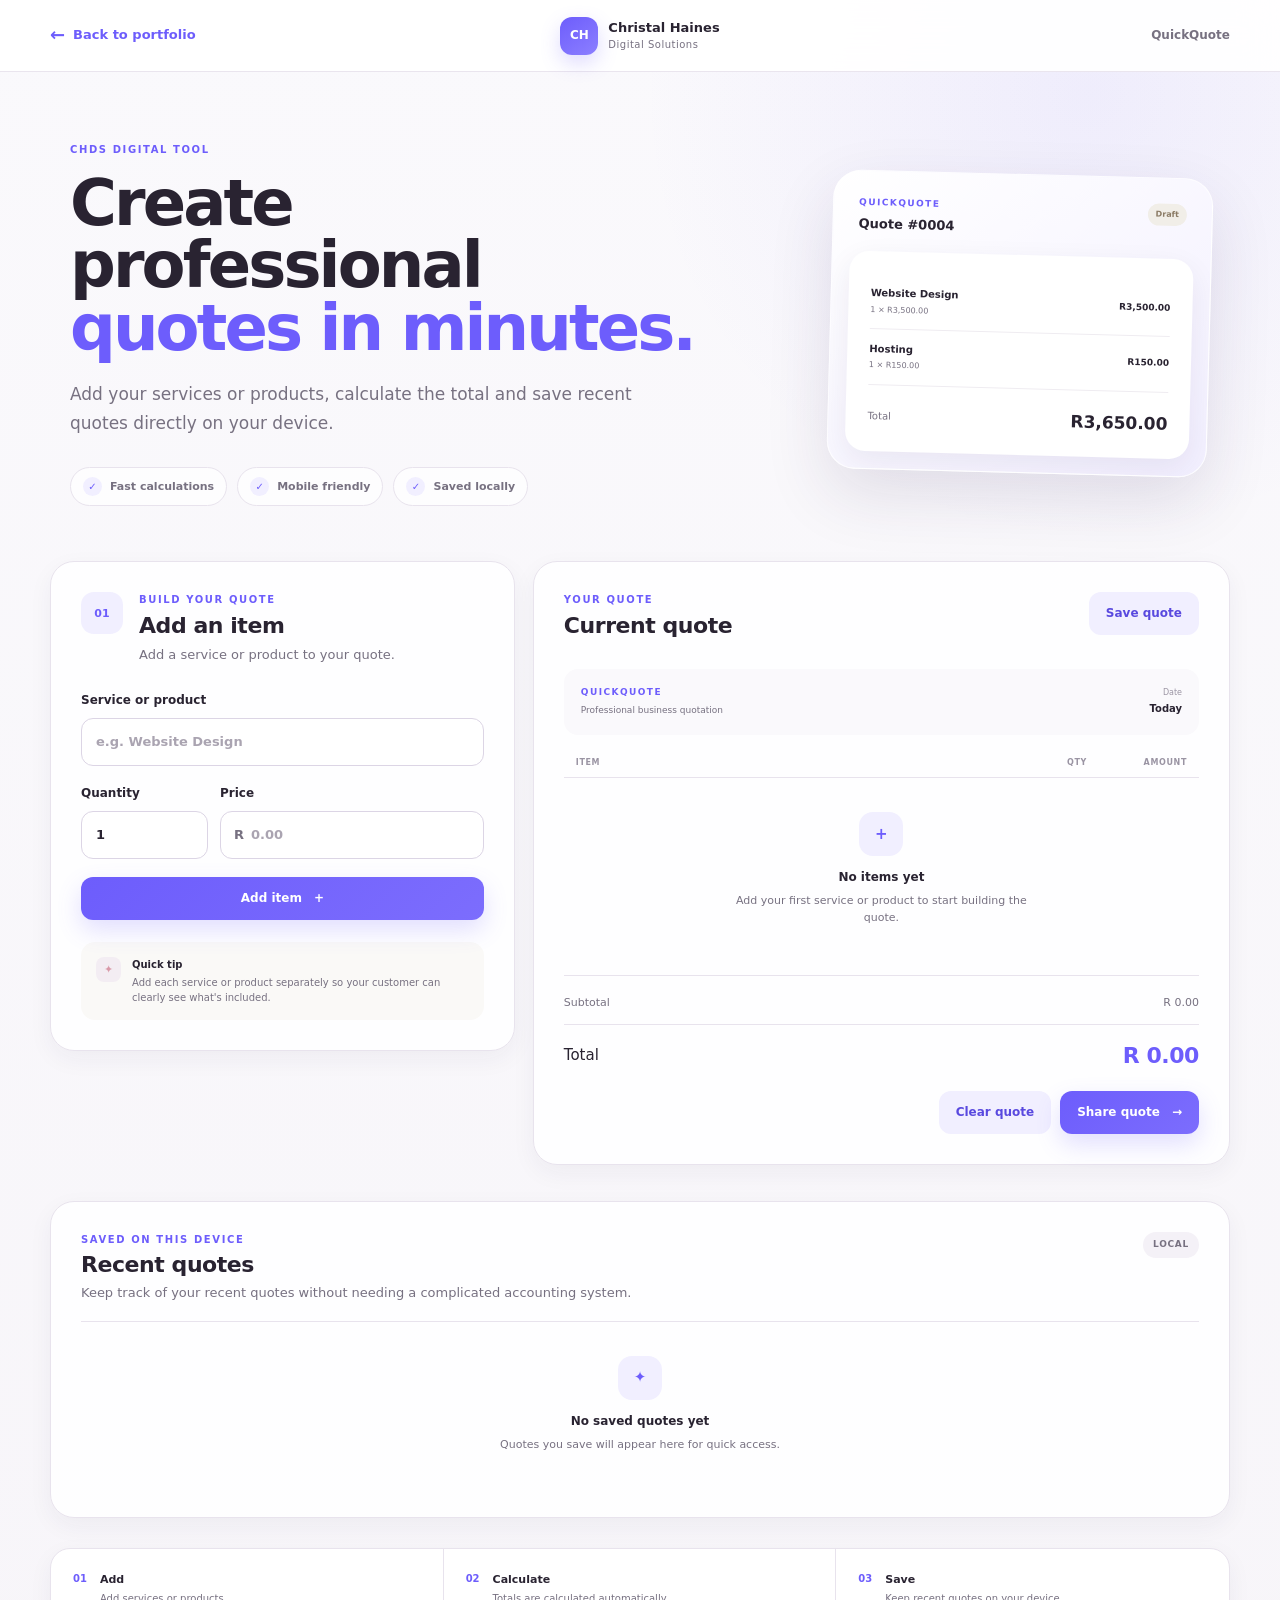
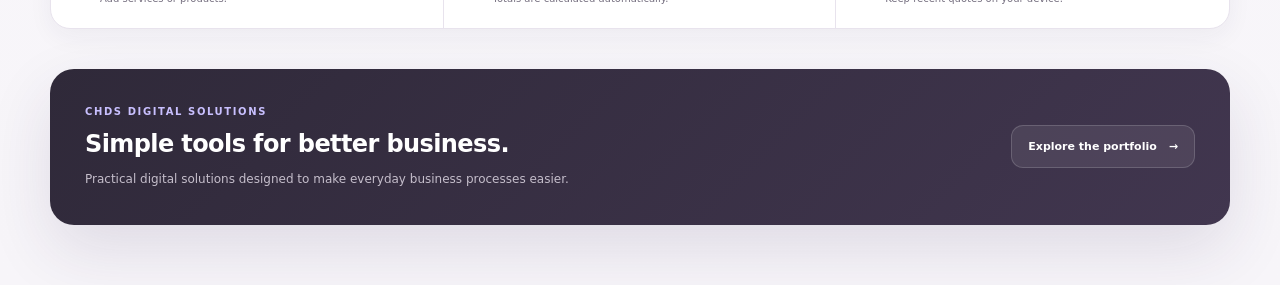
<file: pwa-business-quickquote/index.html>
<!doctype html>
<html lang="en">

<head>

  <meta charset="utf-8">

  <meta
    name="viewport"
    content="width=device-width, initial-scale=1"
  >

  <meta
    name="description"
    content="QuickQuote — a simple professional quoting tool demo by Christal Haines Digital Solutions."
  >

  <meta
    name="theme-color"
    content="#6d5dfc"
  >

  <link
    rel="manifest"
    href="manifest.webmanifest"
  >

  <title>QuickQuote | CHDS Digital Tools</title>

  <link
    rel="stylesheet"
    href="css/style.css"
  >

</head>

<body>


  <!-- =====================================================
       HEADER
  ====================================================== -->

  <header class="site-header">

    <div class="header-inner">

      <a
        href="../index.html"
        class="back-link"
      >
        <span aria-hidden="true">←</span>
        <span>Back to portfolio</span>
      </a>


      <div class="brand">

        <span class="brand-mark">
          CH
        </span>

        <div class="brand-copy">

          <strong>
            Christal Haines
          </strong>

          <span>
            Digital Solutions
          </span>

        </div>

      </div>


      <div class="header-actions">

        <span class="tool-label">
          QuickQuote
        </span>

        <button
          id="install"
          class="install-button"
          hidden
          type="button"
        >
          Install App
        </button>

      </div>

    </div>

  </header>


  <!-- =====================================================
       MAIN
  ====================================================== -->

  <main class="page-container">


    <!-- ===================================================
         HERO
    ==================================================== -->

    <section class="hero hero-quote">

      <div class="hero-content">

        <span class="eyebrow">
          CHDS DIGITAL TOOL
        </span>

        <h1>
          Create professional
          <span>quotes in minutes.</span>
        </h1>

        <p class="hero-description">
          Add your services or products, calculate the total
          and save recent quotes directly on your device.
        </p>


        <div class="hero-meta">

          <div class="hero-meta-item">

            <span class="meta-icon">
              ✓
            </span>

            <span>
              Fast calculations
            </span>

          </div>


          <div class="hero-meta-item">

            <span class="meta-icon">
              ✓
            </span>

            <span>
              Mobile friendly
            </span>

          </div>


          <div class="hero-meta-item">

            <span class="meta-icon">
              ✓
            </span>

            <span>
              Saved locally
            </span>

          </div>

        </div>

      </div>


      <!-- ================================================
           QUOTE PREVIEW
      ================================================= -->

      <div class="hero-card quote-preview-card">

        <div class="quote-preview-header">

          <div>

            <span>
              QUICKQUOTE
            </span>

            <strong>
              Quote #0004
            </strong>

          </div>

          <span class="preview-status">
            Draft
          </span>

        </div>


        <div class="quote-preview-body">

          <div class="preview-item">

            <div>
              <strong>Website Design</strong>
              <span>1 × R3,500.00</span>
            </div>

            <strong>
              R3,500.00
            </strong>

          </div>


          <div class="preview-item">

            <div>
              <strong>Hosting</strong>
              <span>1 × R150.00</span>
            </div>

            <strong>
              R150.00
            </strong>

          </div>


          <div class="preview-total">

            <span>
              Total
            </span>

            <strong>
              R3,650.00
            </strong>

          </div>

        </div>

      </div>

    </section>


    <!-- ===================================================
         QUOTE WORKSPACE
    ==================================================== -->

    <div class="quote-workspace">


      <!-- =================================================
           LEFT COLUMN — ADD ITEM
      ================================================== -->

      <section class="card add-item-section">

        <div class="section-heading">

          <div class="step-badge">
            01
          </div>

          <div>

            <span class="section-eyebrow">
              Build your quote
            </span>

            <h2>
              Add an item
            </h2>

            <p>
              Add a service or product to your quote.
            </p>

          </div>

        </div>


        <form id="itemForm">

          <label class="field">

            <span class="field-label">
              Service or product
            </span>

            <input
              id="name"
              type="text"
              placeholder="e.g. Website Design"
              autocomplete="off"
              required
            >

          </label>


          <div class="quote-input-row">

            <label class="field">

              <span class="field-label">
                Quantity
              </span>

              <input
                id="qty"
                type="number"
                min="1"
                value="1"
                required
              >

            </label>


            <label class="field">

              <span class="field-label">
                Price
              </span>

              <div class="currency-input">

                <span>
                  R
                </span>

                <input
                  id="price"
                  type="number"
                  min="0"
                  step=".01"
                  placeholder="0.00"
                  required
                >

              </div>

            </label>

          </div>


          <button
            type="submit"
            class="primary-action full-action"
          >
            <span>Add item</span>
            <span aria-hidden="true">+</span>
          </button>

        </form>


        <div class="quick-tip">

          <span class="tip-icon">
            ✦
          </span>

          <div>

            <strong>
              Quick tip
            </strong>

            <p>
              Add each service or product separately so your
              customer can clearly see what's included.
            </p>

          </div>

        </div>

      </section>


      <!-- =================================================
           RIGHT COLUMN — CURRENT QUOTE
      ================================================== -->

      <section class="card current-quote-section">


        <div class="section-title">

          <div>

            <span class="section-eyebrow">
              Your quote
            </span>

            <h2>
              Current quote
            </h2>

          </div>


          <button
            class="ghost"
            id="save"
            type="button"
          >
            Save quote
          </button>

        </div>


        <!-- ==============================================
             QUOTE HEADER
        =============================================== -->

        <div class="quote-document-header">

          <div>

            <span class="quote-label">
              QUICKQUOTE
            </span>

            <p>
              Professional business quotation
            </p>

          </div>

          <div class="quote-document-meta">

            <span>
              Date
            </span>

            <strong>
              Today
            </strong>

          </div>

        </div>


        <!-- ==============================================
             ITEMS
        =============================================== -->

        <div class="quote-items-header">

          <span>
            Item
          </span>

          <span>
            Qty
          </span>

          <span>
            Amount
          </span>

        </div>


        <div
          id="items"
          class="items"
        >

          <div class="empty">

            <div class="empty-icon">
              +
            </div>

            <strong>
              No items yet
            </strong>

            <p>
              Add your first service or product to start
              building the quote.
            </p>

          </div>

        </div>


        <!-- ==============================================
             TOTAL
        =============================================== -->

        <div class="quote-total-area">

          <div class="total-row">

            <span>
              Subtotal
            </span>

            <span id="subtotal">
              R 0.00
            </span>

          </div>


          <div class="total">

            <span>
              Total
            </span>

            <strong id="total">
              R 0.00
            </strong>

          </div>

        </div>


        <div class="quote-actions">

          <button
            class="ghost"
            type="button"
            id="clearQuote"
          >
            Clear quote
          </button>

          <button
            class="primary-action"
            type="button"
            id="shareQuote"
          >
            <span>
              Share quote
            </span>

            <span aria-hidden="true">
              →
            </span>

          </button>

        </div>

      </section>

    </div>


    <!-- ===================================================
         RECENT QUOTES
    ==================================================== -->

    <section class="card history-section">

      <div class="section-title">

        <div>

          <span class="section-eyebrow">
            Saved on this device
          </span>

          <h2>
            Recent quotes
          </h2>

        </div>

        <span class="history-count">
          Local
        </span>

      </div>


      <p class="section-description">
        Keep track of your recent quotes without needing
        a complicated accounting system.
      </p>


      <div id="history">

        <div class="empty">

          <div class="empty-icon">
            ✦
          </div>

          <strong>
            No saved quotes yet
          </strong>

          <p>
            Quotes you save will appear here for quick access.
          </p>

        </div>

      </div>

    </section>


    <!-- ===================================================
         FEATURE STRIP
    ==================================================== -->

    <section class="feature-strip">

      <div class="feature-item">

        <span class="feature-number">
          01
        </span>

        <div>

          <strong>
            Add
          </strong>

          <p>
            Add services or products.
          </p>

        </div>

      </div>


      <div class="feature-item">

        <span class="feature-number">
          02
        </span>

        <div>

          <strong>
            Calculate
          </strong>

          <p>
            Totals are calculated automatically.
          </p>

        </div>

      </div>


      <div class="feature-item">

        <span class="feature-number">
          03
        </span>

        <div>

          <strong>
            Save
          </strong>

          <p>
            Keep recent quotes on your device.
          </p>

        </div>

      </div>

    </section>


    <!-- ===================================================
         FOOTER CTA
    ==================================================== -->

    <section class="tool-footer">

      <div>

        <span class="section-eyebrow">
          CHDS Digital Solutions
        </span>

        <h2>
          Simple tools for better business.
        </h2>

        <p>
          Practical digital solutions designed to make
          everyday business processes easier.
        </p>

      </div>


      <a
        href="../index.html"
        class="footer-link"
      >
        Explore the portfolio
        <span aria-hidden="true">→</span>
      </a>

    </section>

  </main>


  <!-- =====================================================
       SCRIPT
  ====================================================== -->

  <script src="js/app.js"></script>

</body>

</html>
</file>
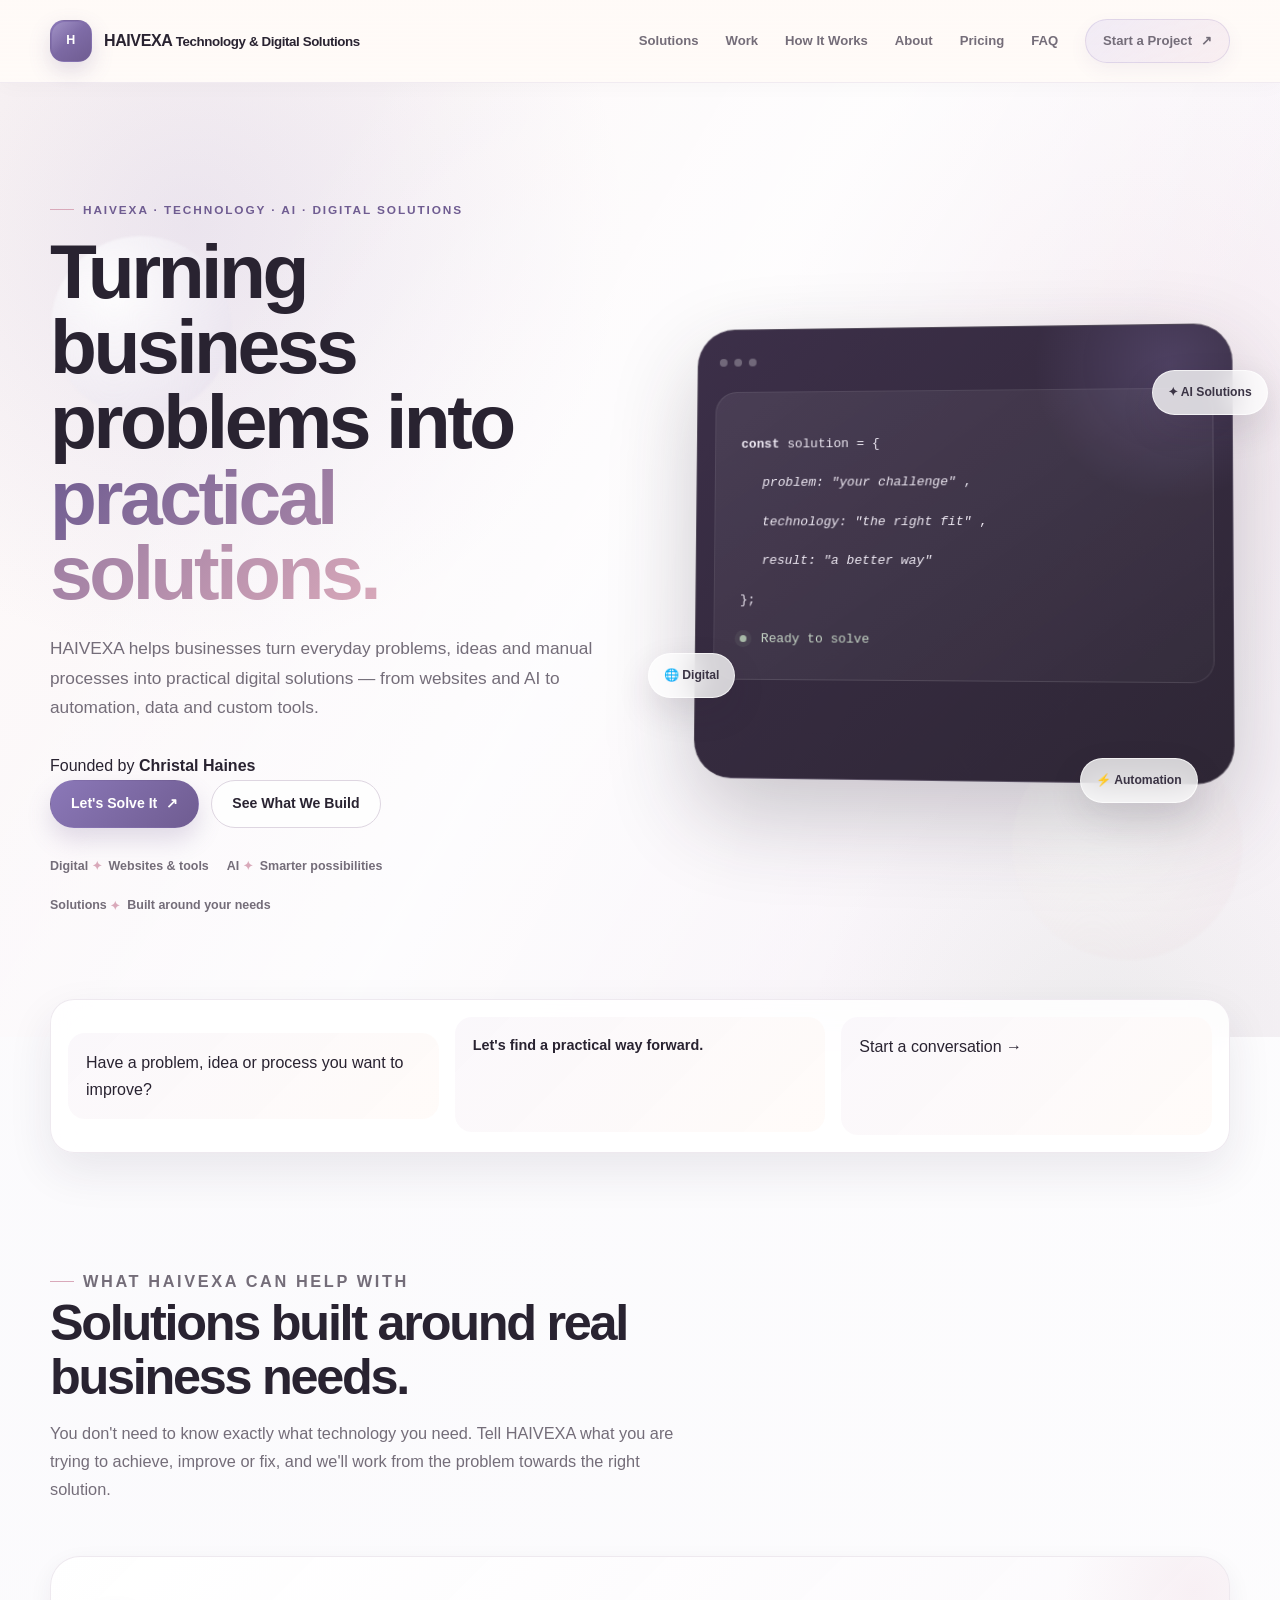
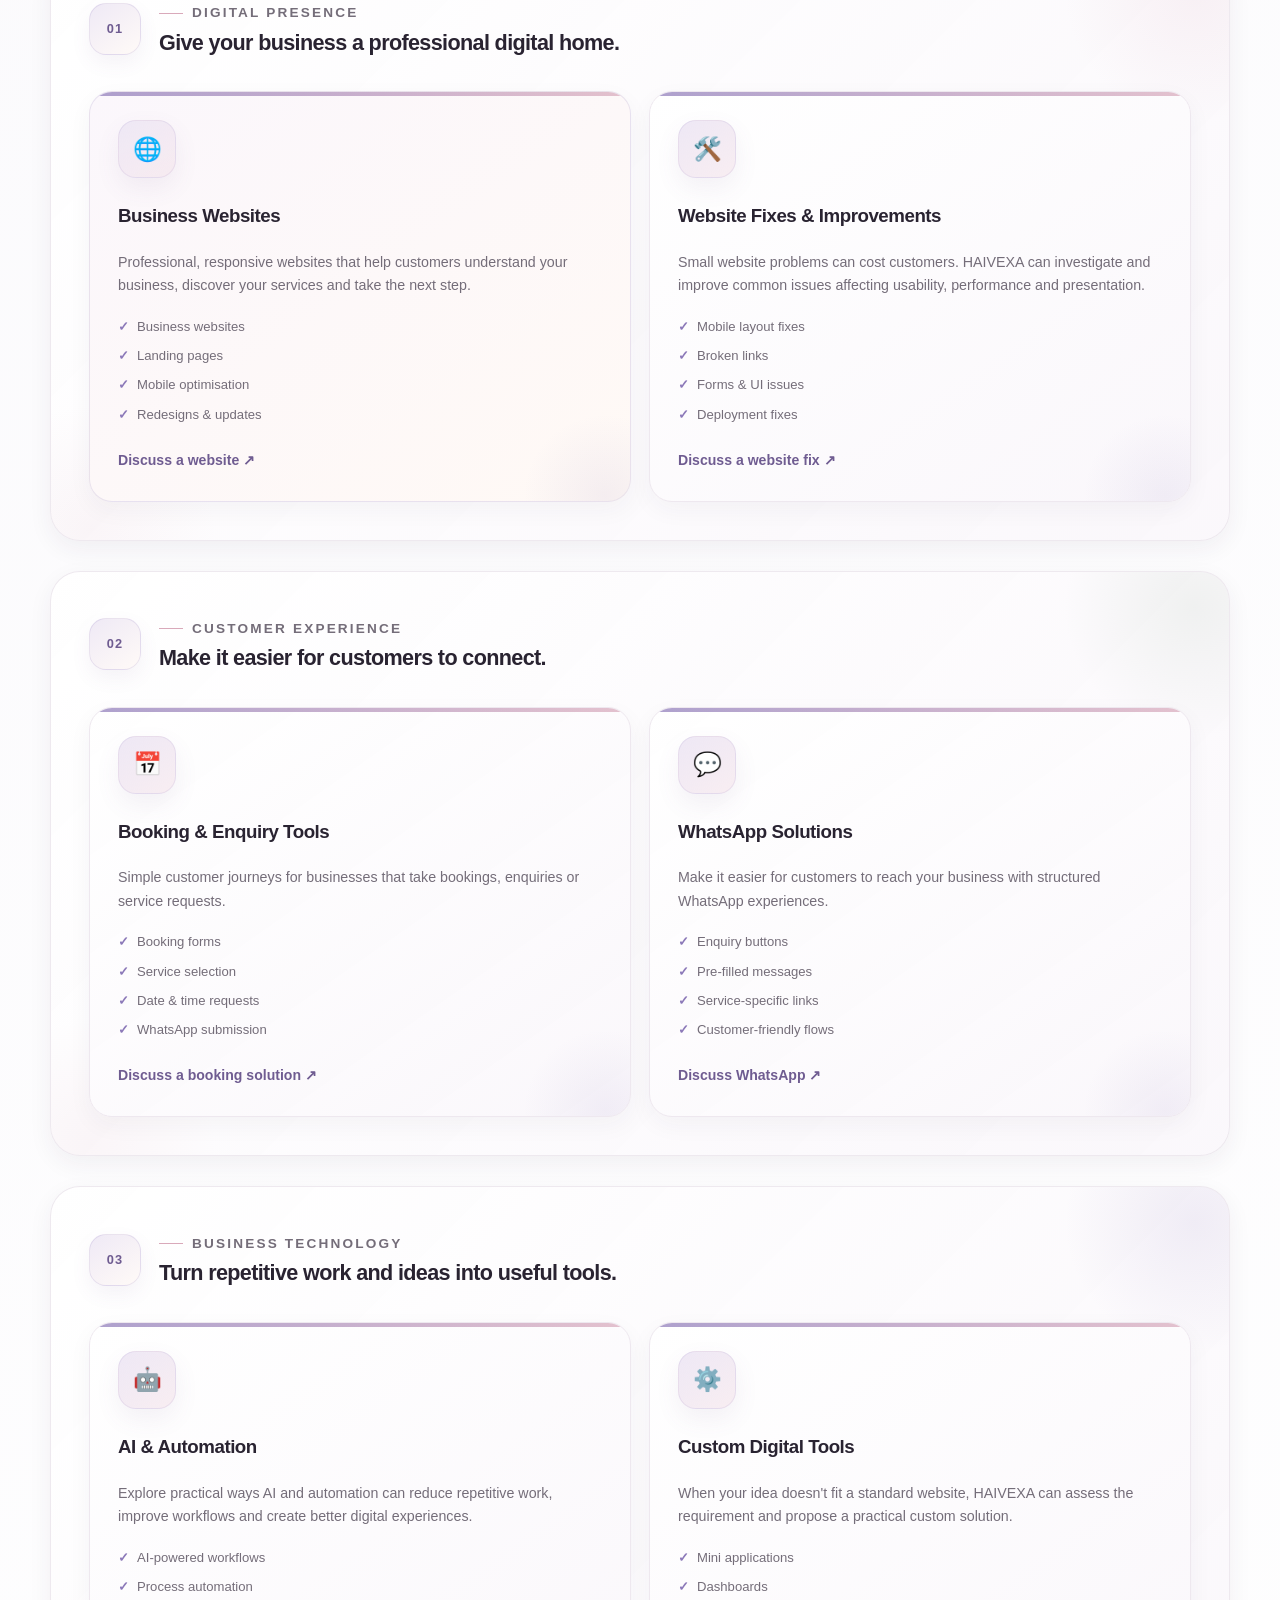
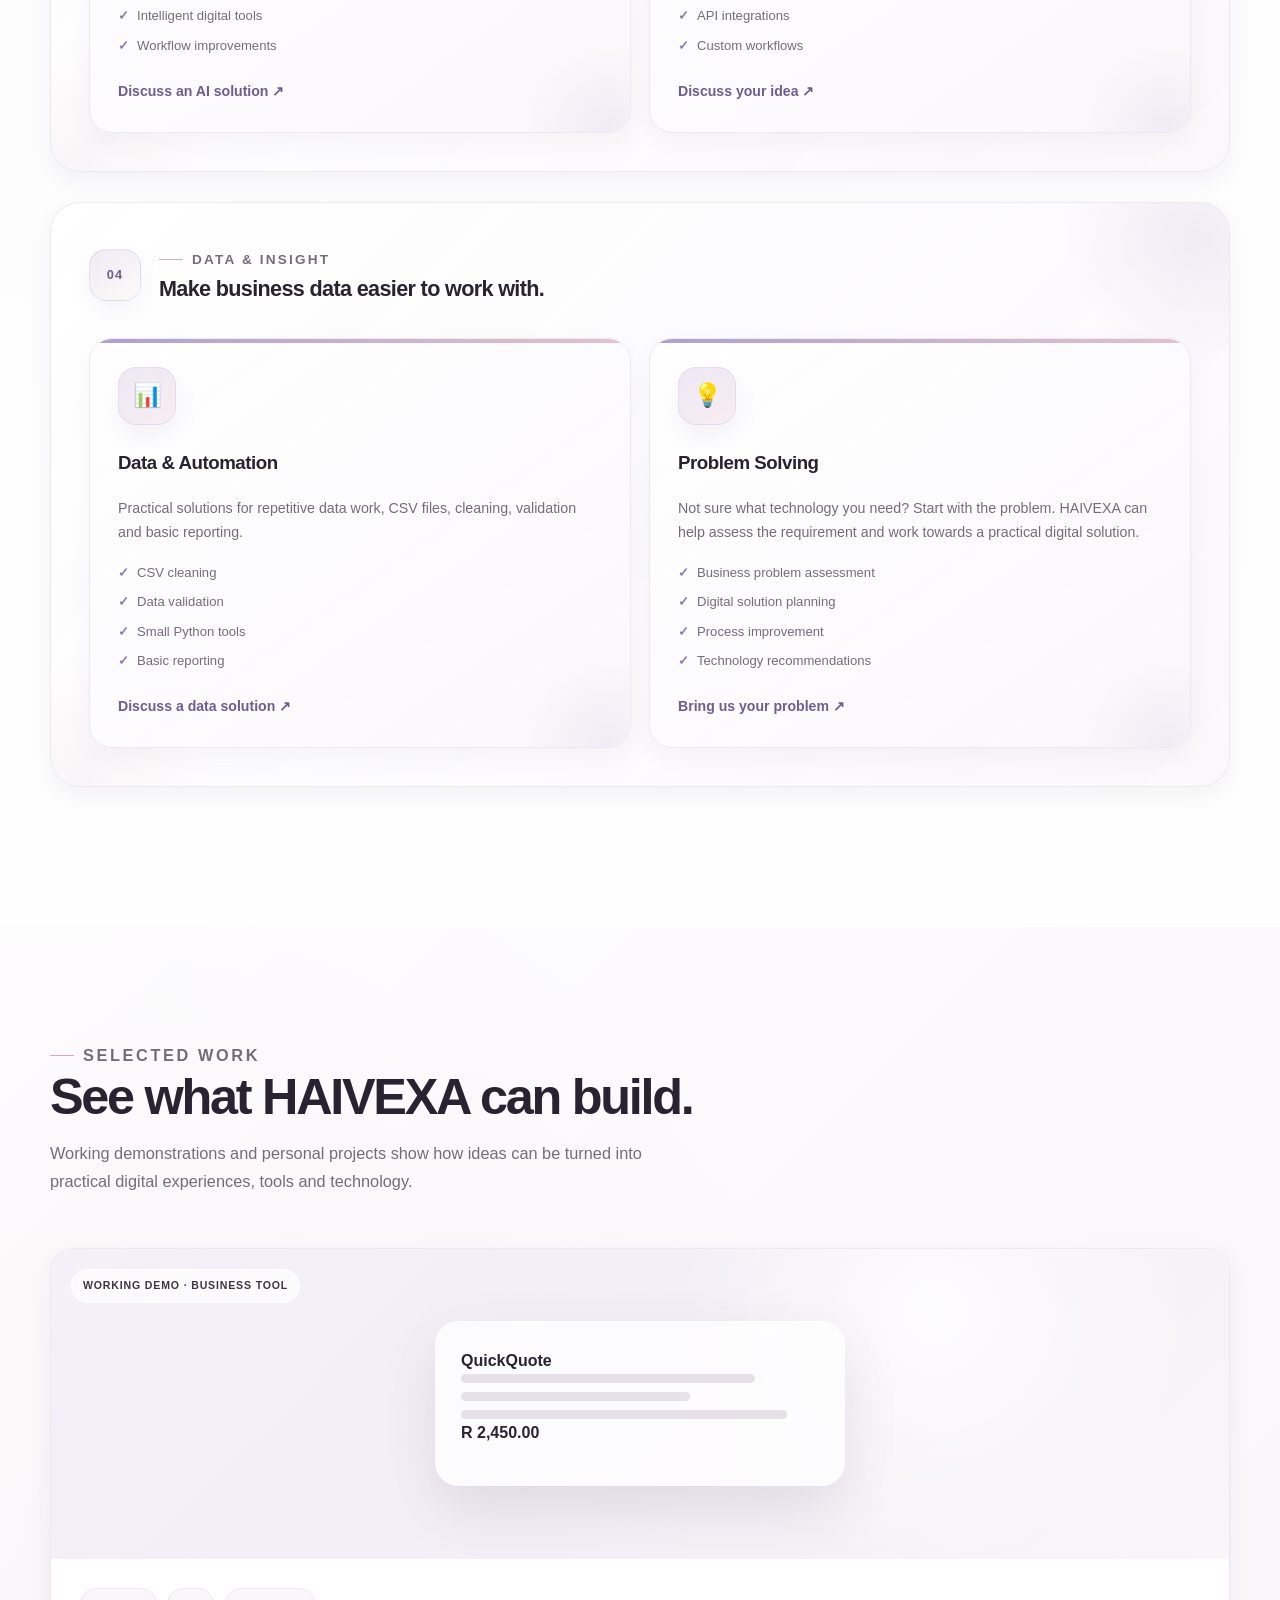
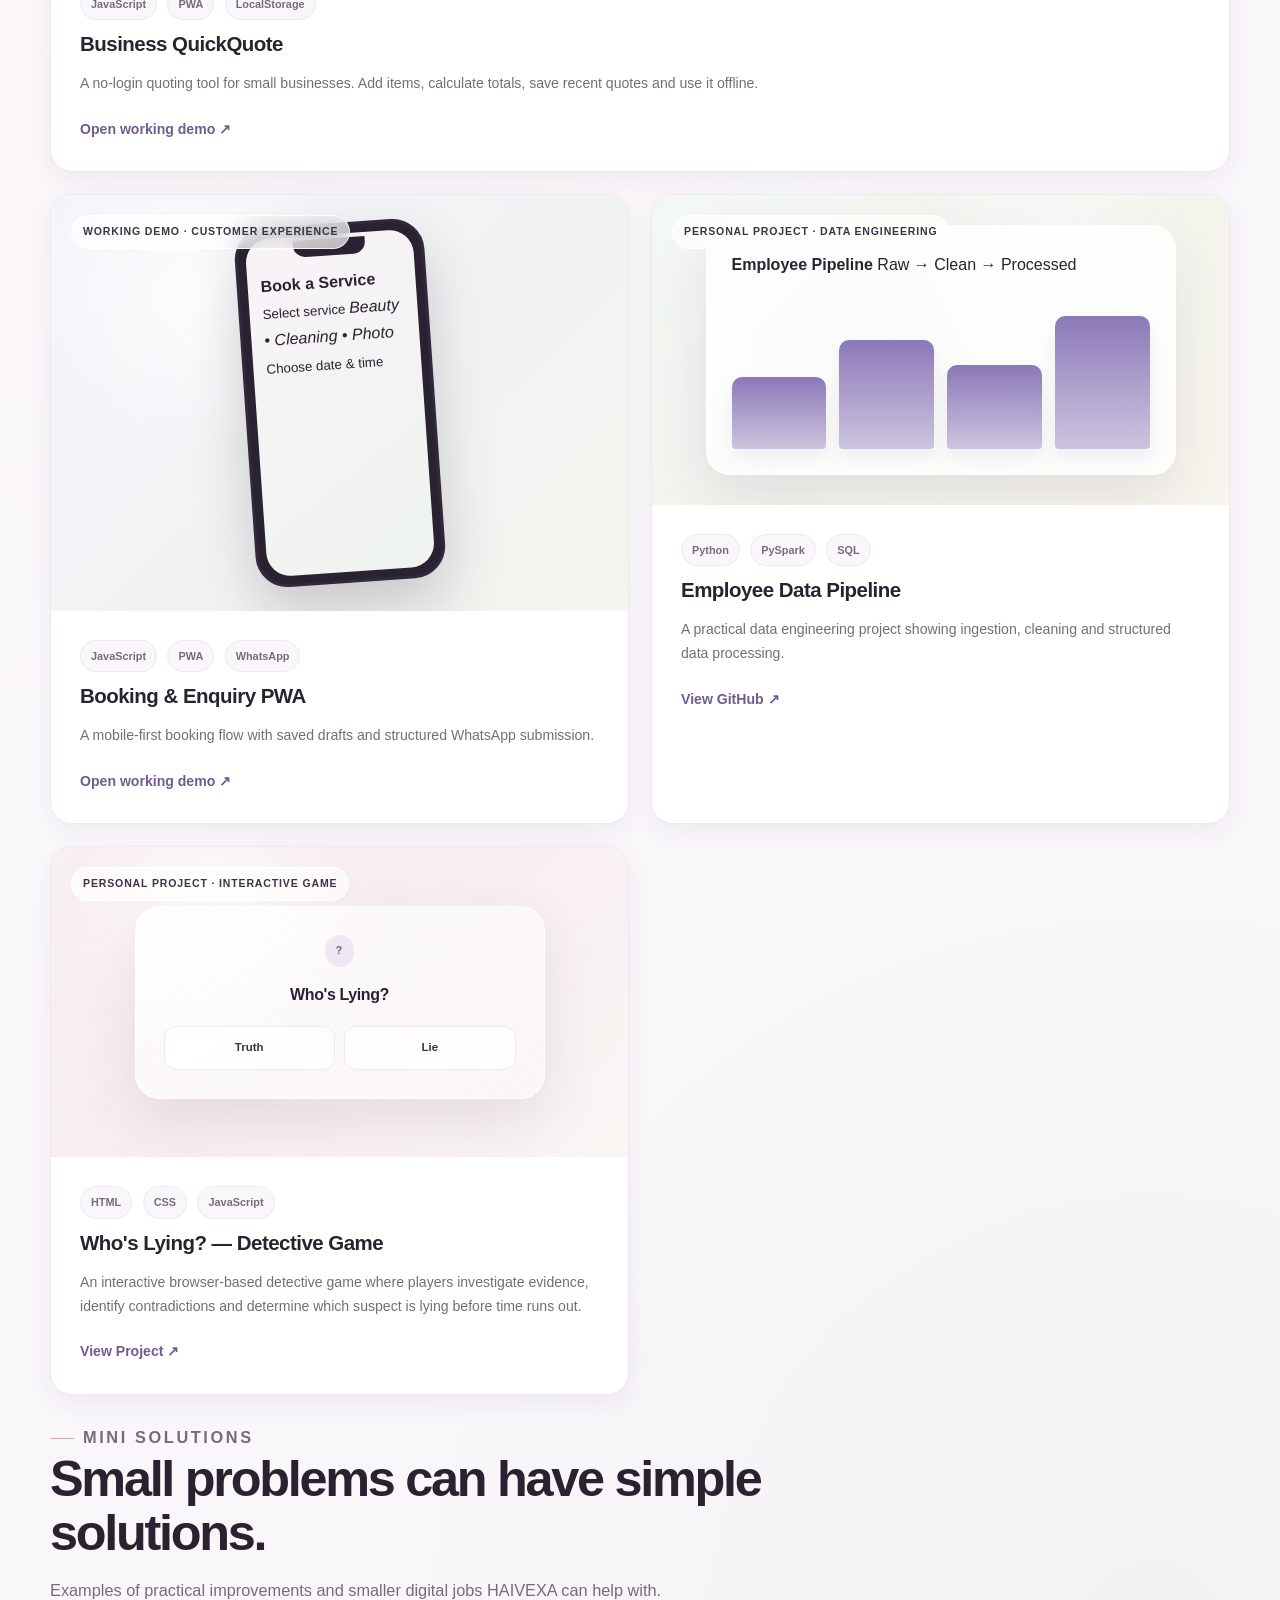
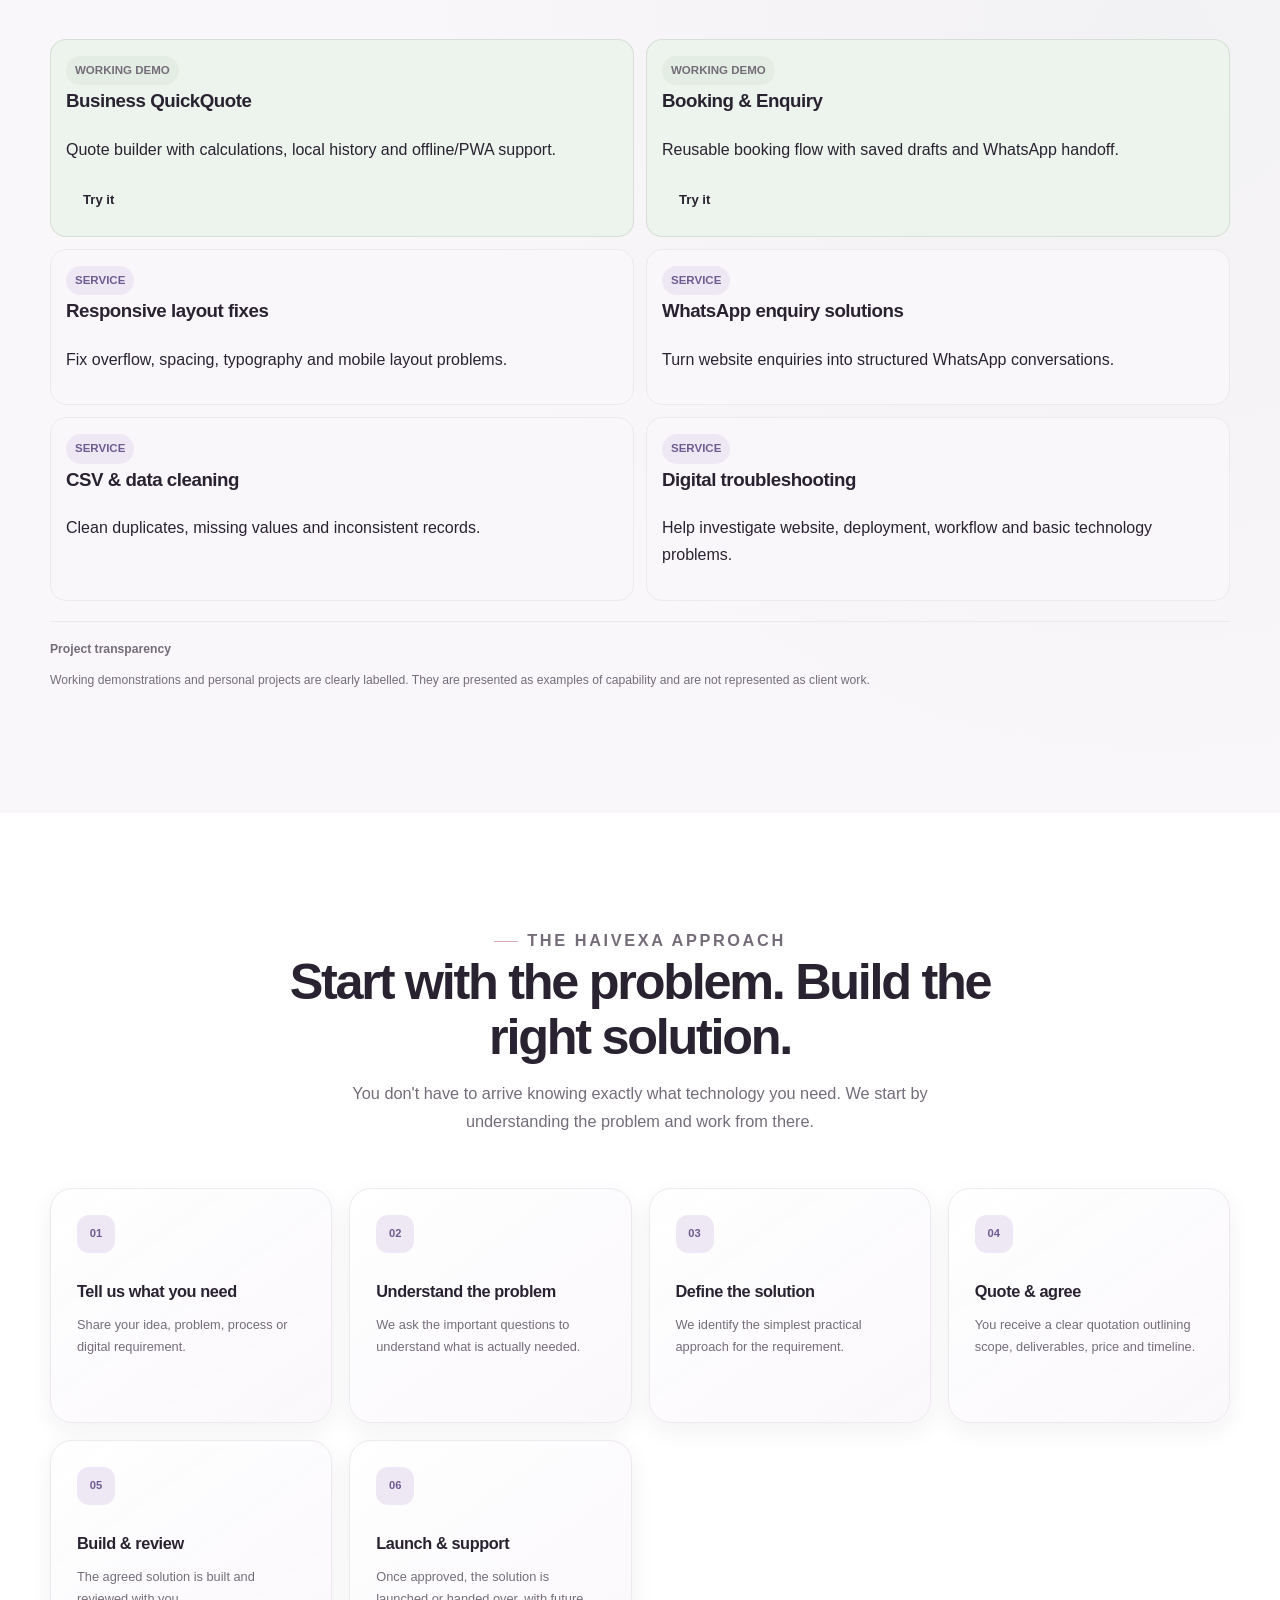
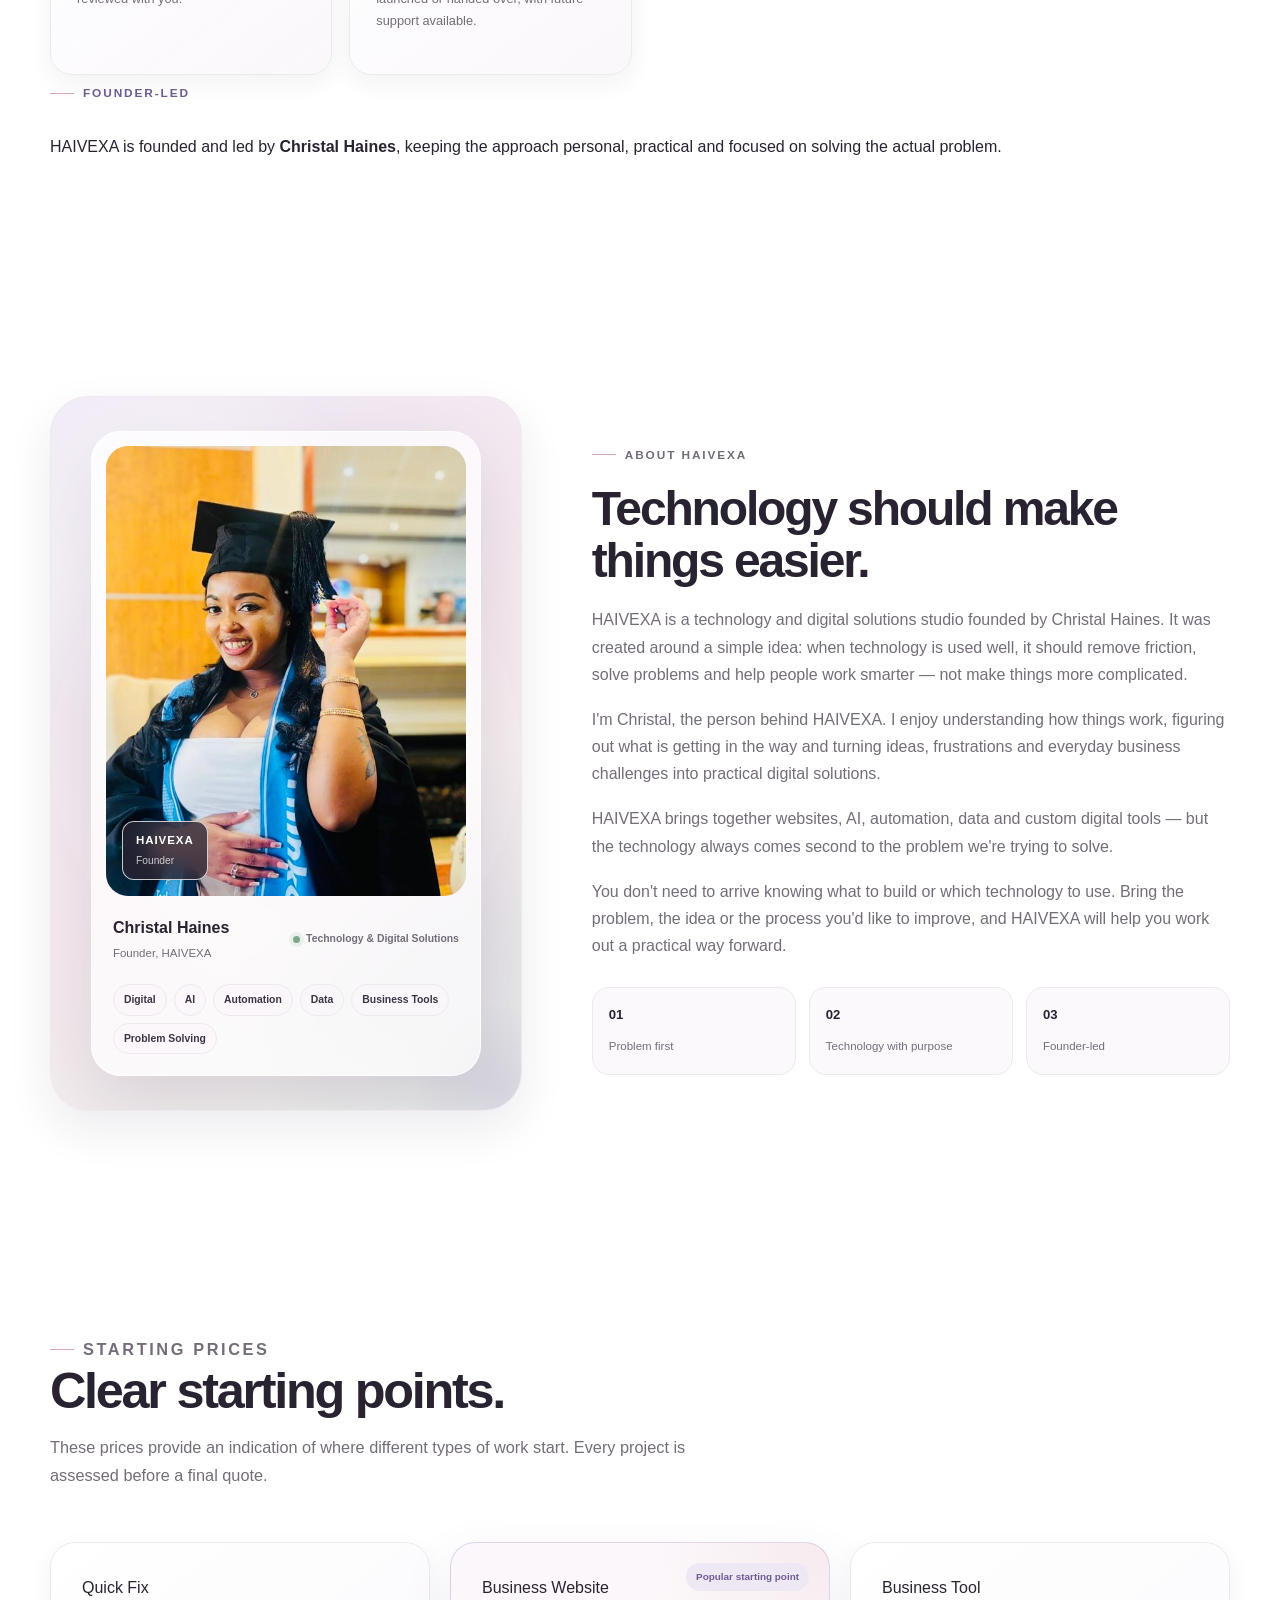
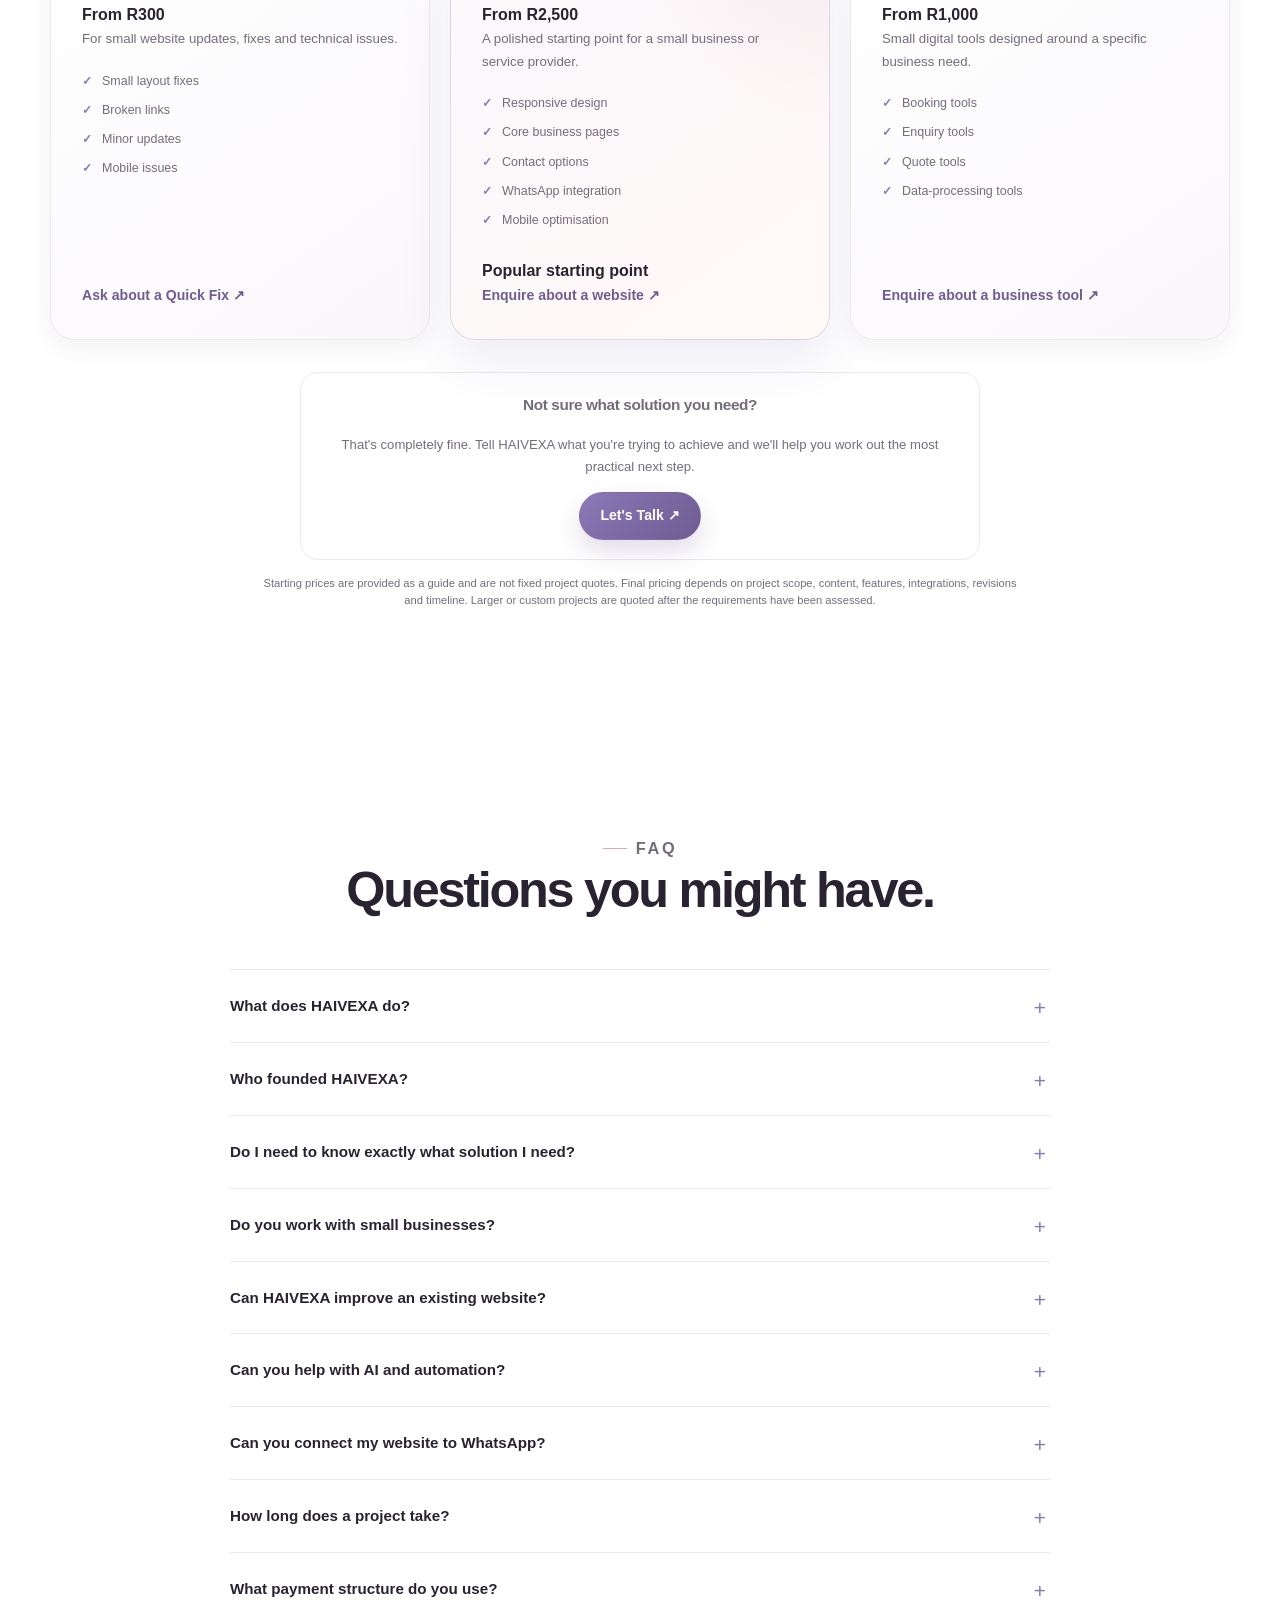
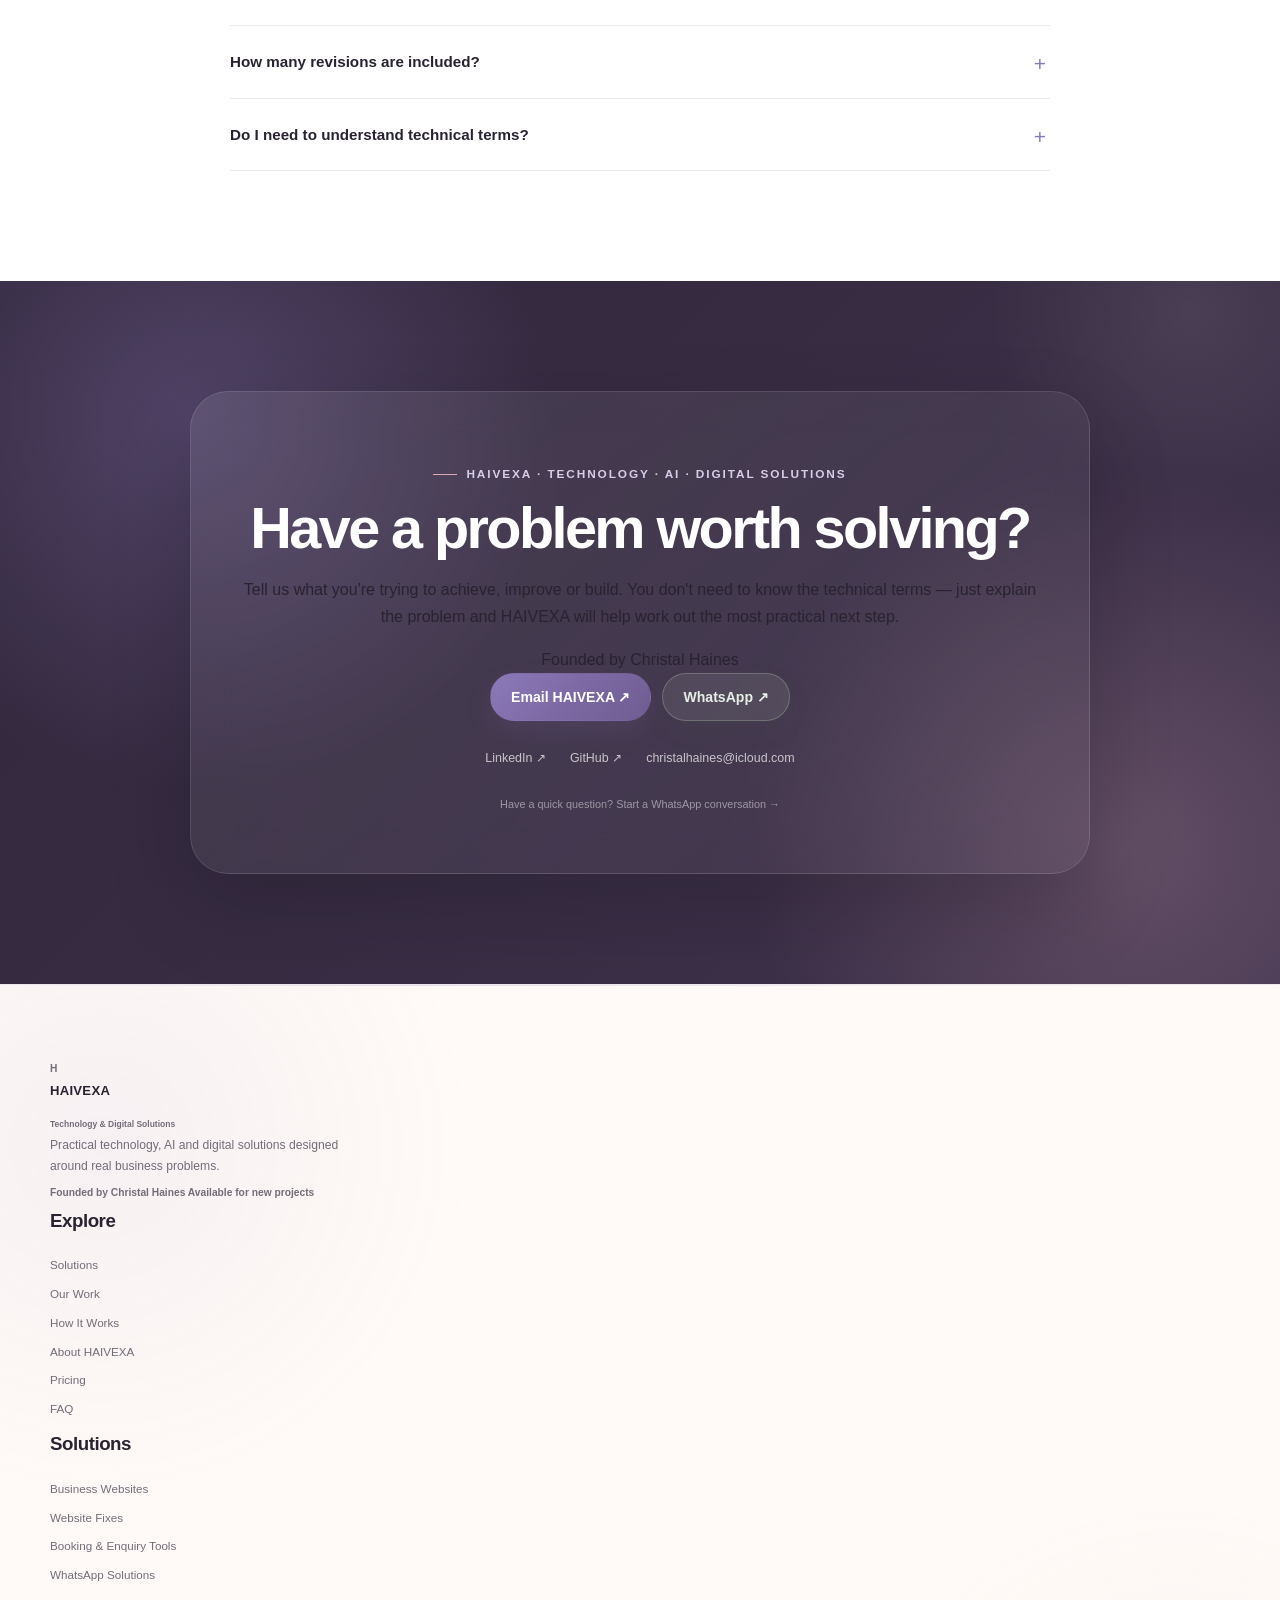
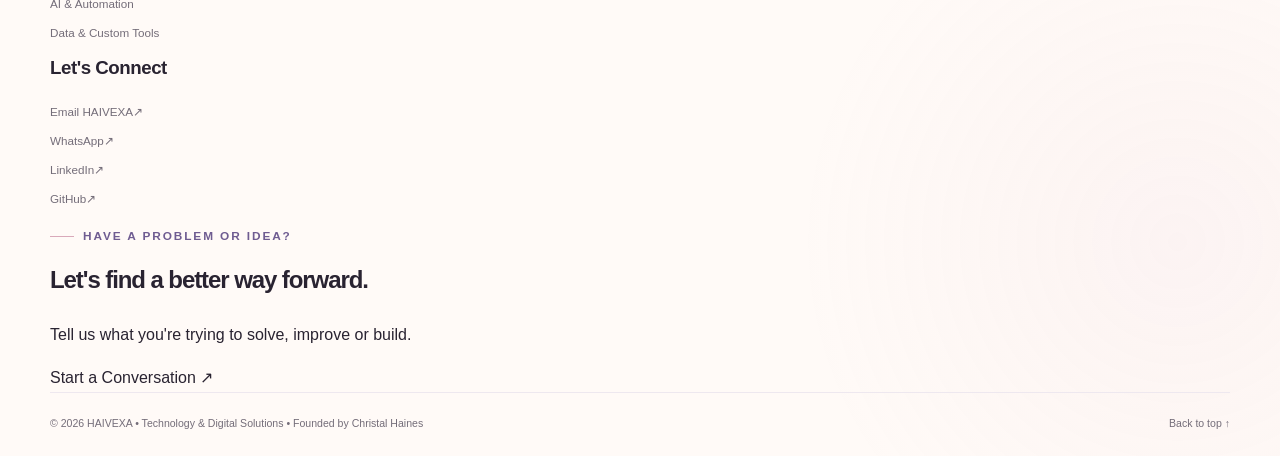
<file: christal-business-portfolio/portfolio/index.html>
<!doctype html>
<html lang="en">

<head>
  <meta charset="utf-8">

  <meta
    name="viewport"
    content="width=device-width, initial-scale=1"
  >

  <meta
    name="description"
    content="HAIVEXA is a technology and digital solutions studio founded by Christal Haines, helping businesses solve problems through websites, AI, automation, data and practical digital tools."
  >

  <meta
    name="keywords"
    content="HAIVEXA, Christal Haines, digital solutions, AI solutions, business technology, websites, automation, business tools, data solutions, WhatsApp solutions, Johannesburg, South Africa"
  >

  <meta
    name="author"
    content="Christal Haines"
  >

  <meta
    name="theme-color"
    content="#8b78b8"
  >

  <!-- =====================================================
       SOCIAL SHARING
       ===================================================== -->

  <meta
    property="og:title"
    content="HAIVEXA | Technology, AI & Digital Solutions"
  >

  <meta
    property="og:description"
    content="Practical technology, AI and digital solutions for businesses that want to solve problems, improve experiences and work smarter."
  >

  <meta
    property="og:type"
    content="website"
  >

  <meta
    property="og:url"
    content="https://christal-1.github.io/Personal-Portfolio/"
  >

  <title>
    HAIVEXA | Technology, AI & Digital Solutions
  </title>

  <link
    rel="icon"
    href="assets/favicon.svg"
    type="image/svg+xml"
  >

  <link
    rel="stylesheet"
    href="css/styles.css"
  >
</head>


<body>

<header class="site-header">

  <nav
    class="nav container"
    aria-label="Main navigation"
  >

    <!-- =================================================
         BRAND
         ================================================= -->

    <a
      class="brand"
      href="#top"
      aria-label="HAIVEXA home"
    >

      <span
        class="brand-mark"
        aria-hidden="true"
      >
        H
      </span>

      <span class="brand-copy">

        <strong>
          HAIVEXA
        </strong>

        <small>
          Technology & Digital Solutions
        </small>

      </span>

    </a>


    <!-- =================================================
         DESKTOP NAVIGATION
         ================================================= -->

    <div
      class="nav-links"
      id="main-navigation"
    >

      <a href="#services">
        Solutions
      </a>

      <a href="#work">
        Work
      </a>

      <a href="#process">
        How It Works
      </a>

      <a href="#about">
        About
      </a>

      <a href="#pricing">
        Pricing
      </a>

      <a href="#faq">
        FAQ
      </a>

      <a
        class="nav-cta"
        href="#contact"
      >

        <span>
          Start a Project
        </span>

        <span aria-hidden="true">
          ↗
        </span>

      </a>

    </div>


    <!-- =================================================
         MOBILE MENU
         ================================================= -->

    <button
      class="menu-toggle"
      type="button"
      aria-label="Open navigation menu"
      aria-expanded="false"
      aria-controls="main-navigation"
    >

      <span aria-hidden="true"></span>
      <span aria-hidden="true"></span>
      <span aria-hidden="true"></span>

    </button>

  </nav>

</header>


<main id="top">


  <!-- =====================================================
       HERO
       ===================================================== -->

  <section
    class="hero"
    aria-labelledby="hero-title"
  >

    <div
      class="hero-orb orb-one"
      aria-hidden="true"
    ></div>

    <div
      class="hero-orb orb-two"
      aria-hidden="true"
    ></div>


    <div class="container hero-grid">


      <!-- HERO COPY -->

      <div class="hero-copy">

        <p class="eyebrow">
          HAIVEXA · TECHNOLOGY · AI · DIGITAL SOLUTIONS
        </p>


        <h1 id="hero-title">

          Turning business problems into

          <span>
            practical solutions.
          </span>

        </h1>


        <p class="hero-text">

          HAIVEXA helps businesses turn everyday problems,
          ideas and manual processes into practical digital
          solutions — from websites and AI to automation,
          data and custom tools.

        </p>


        <!-- FOUNDER INDICATOR -->

        <div class="hero-founder">

          <span
            class="hero-founder-line"
            aria-hidden="true"
          ></span>

          <span>
            Founded by <strong>Christal Haines</strong>
          </span>

        </div>


        <div class="hero-actions">


          <a
            class="btn btn-primary"
            href="https://wa.me/27712677342?text=Hi%20Christal%2C%20I%27d%20like%20to%20discuss%20a%20project%20with%20HAIVEXA.%20I%27d%20like%20to%20find%20out%20more%20about%20your%20solutions."
            target="_blank"
            rel="noopener noreferrer"
          >

            Let's Solve It

            <span aria-hidden="true">
              ↗
            </span>

          </a>


          <a
            class="btn btn-secondary"
            href="#work"
          >
            See What We Build
          </a>


        </div>


        <!-- TRUST ROW -->

        <div
          class="trust-row"
          aria-label="Key HAIVEXA capabilities"
        >

          <div>

            <strong>
              Digital
            </strong>

            <span>
              Websites & tools
            </span>

          </div>


          <div>

            <strong>
              AI
            </strong>

            <span>
              Smarter possibilities
            </span>

          </div>


          <div>

            <strong>
              Solutions
            </strong>

            <span>
              Built around your needs
            </span>

          </div>

        </div>

      </div>


      <!-- =================================================
           HERO VISUAL
           ================================================= -->

      <div class="hero-card-wrap">

        <div class="hero-card">

          <div
            class="window-bar"
            aria-hidden="true"
          >

            <span></span>
            <span></span>
            <span></span>

          </div>


          <div class="hero-code">

            <p>
              <b>const</b> solution = {
            </p>


            <p class="indent">

              <i>
                problem:
              </i>

              <em>
                "your challenge"
              </em>,

            </p>


            <p class="indent">

              <i>
                technology:
              </i>

              <em>
                "the right fit"
              </em>,

            </p>


            <p class="indent">

              <i>
                result:
              </i>

              <em>
                "a better way"
              </em>

            </p>


            <p>
              };
            </p>


            <div class="status">

              <span
                class="pulse"
                aria-hidden="true"
              ></span>

              Ready to solve

            </div>

          </div>

        </div>


        <div
          class="floating-chip chip-one"
          aria-hidden="true"
        >
          ✦ AI Solutions
        </div>


        <div
          class="floating-chip chip-two"
          aria-hidden="true"
        >
          🌐 Digital
        </div>


        <div
          class="floating-chip chip-three"
          aria-hidden="true"
        >
          ⚡ Automation
        </div>

      </div>

    </div>

  </section>


  <!-- =====================================================
       INTRO STRIP
       ===================================================== -->

  <section class="intro-strip">

    <div class="container strip-grid">

      <p>
        Have a problem, idea or process you want to improve?
      </p>

      <strong>
        Let's find a practical way forward.
      </strong>

      <a href="#contact">
        Start a conversation →
      </a>

    </div>

  </section>


  <!-- =====================================================
       SERVICES / SOLUTIONS
       ===================================================== -->

  <section
    class="section"
    id="services"
    aria-labelledby="services-title"
  >

    <div class="container">


      <div class="section-heading">

        <div>

          <p class="eyebrow">
            WHAT HAIVEXA CAN HELP WITH
          </p>

          <h2 id="services-title">
            Solutions built around real business needs.
          </h2>

        </div>


        <p>

          You don't need to know exactly what technology you
          need. Tell HAIVEXA what you are trying to achieve,
          improve or fix, and we'll work from the problem
          towards the right solution.

        </p>

      </div>


      <!-- =================================================
           01 — DIGITAL PRESENCE
           ================================================= -->

      <div class="service-category">

        <div class="category-heading">

          <span class="category-number">
            01
          </span>

          <div>

            <p class="eyebrow">
              DIGITAL PRESENCE
            </p>

            <h3>
              Give your business a professional digital home.
            </h3>

          </div>

        </div>


        <div class="service-grid">


          <article class="service-card featured">

            <div
              class="service-icon"
              aria-hidden="true"
            >
              🌐
            </div>

            <h3>
              Business Websites
            </h3>

            <p>

              Professional, responsive websites that help
              customers understand your business, discover
              your services and take the next step.

            </p>


            <ul>

              <li>
                Business websites
              </li>

              <li>
                Landing pages
              </li>

              <li>
                Mobile optimisation
              </li>

              <li>
                Redesigns & updates
              </li>

            </ul>


            <a
              class="service-link"
              href="https://wa.me/27712677342?text=Hi%20Christal%2C%20I%27d%20like%20to%20enquire%20about%20a%20business%20website%20through%20HAIVEXA.%20I%27d%20like%20to%20discuss%20what%20I%20need."
              target="_blank"
              rel="noopener noreferrer"
            >
              Discuss a website ↗
            </a>

          </article>


          <article class="service-card">

            <div
              class="service-icon"
              aria-hidden="true"
            >
              🛠️
            </div>

            <h3>
              Website Fixes & Improvements
            </h3>

            <p>

              Small website problems can cost customers.
              HAIVEXA can investigate and improve common
              issues affecting usability, performance and
              presentation.

            </p>


            <ul>

              <li>
                Mobile layout fixes
              </li>

              <li>
                Broken links
              </li>

              <li>
                Forms & UI issues
              </li>

              <li>
                Deployment fixes
              </li>

            </ul>


            <a
              class="service-link"
              href="https://wa.me/27712677342?text=Hi%20Christal%2C%20I%27d%20like%20to%20ask%20about%20a%20website%20issue%20through%20HAIVEXA.%20I%27d%20like%20to%20discuss%20what%20needs%20to%20be%20fixed."
              target="_blank"
              rel="noopener noreferrer"
            >
              Discuss a website fix ↗
            </a>

          </article>

        </div>

      </div>


      <!-- =================================================
           02 — CUSTOMER EXPERIENCE
           ================================================= -->

      <div class="service-category">

        <div class="category-heading">

          <span class="category-number">
            02
          </span>

          <div>

            <p class="eyebrow">
              CUSTOMER EXPERIENCE
            </p>

            <h3>
              Make it easier for customers to connect.
            </h3>

          </div>

        </div>


        <div class="service-grid">


          <article class="service-card">

            <div
              class="service-icon"
              aria-hidden="true"
            >
              📅
            </div>

            <h3>
              Booking & Enquiry Tools
            </h3>

            <p>

              Simple customer journeys for businesses that
              take bookings, enquiries or service requests.

            </p>


            <ul>

              <li>
                Booking forms
              </li>

              <li>
                Service selection
              </li>

              <li>
                Date & time requests
              </li>

              <li>
                WhatsApp submission
              </li>

            </ul>


            <a
              class="service-link"
              href="https://wa.me/27712677342?text=Hi%20Christal%2C%20I%27d%20like%20to%20enquire%20about%20a%20booking%20or%20enquiry%20solution%20through%20HAIVEXA.%20I%27d%20like%20to%20discuss%20what%20I%20need."
              target="_blank"
              rel="noopener noreferrer"
            >
              Discuss a booking solution ↗
            </a>

          </article>


          <article class="service-card">

            <div
              class="service-icon"
              aria-hidden="true"
            >
              💬
            </div>

            <h3>
              WhatsApp Solutions
            </h3>

            <p>

              Make it easier for customers to reach your
              business with structured WhatsApp experiences.

            </p>


            <ul>

              <li>
                Enquiry buttons
              </li>

              <li>
                Pre-filled messages
              </li>

              <li>
                Service-specific links
              </li>

              <li>
                Customer-friendly flows
              </li>

            </ul>


            <a
              class="service-link"
              href="https://wa.me/27712677342?text=Hi%20Christal%2C%20I%27d%20like%20to%20enquire%20about%20a%20WhatsApp%20solution%20through%20HAIVEXA.%20I%27d%20like%20to%20discuss%20how%20I%20can%20make%20it%20easier%20for%20customers%20to%20contact%20my%20business."
              target="_blank"
              rel="noopener noreferrer"
            >
              Discuss WhatsApp ↗
            </a>

          </article>

        </div>

      </div>


      <!-- =================================================
           03 — BUSINESS TECHNOLOGY
           ================================================= -->

      <div class="service-category">

        <div class="category-heading">

          <span class="category-number">
            03
          </span>

          <div>

            <p class="eyebrow">
              BUSINESS TECHNOLOGY
            </p>

            <h3>
              Turn repetitive work and ideas into useful tools.
            </h3>

          </div>

        </div>


        <div class="service-grid">


          <article class="service-card">

            <div
              class="service-icon"
              aria-hidden="true"
            >
              🤖
            </div>

            <h3>
              AI & Automation
            </h3>

            <p>

              Explore practical ways AI and automation can
              reduce repetitive work, improve workflows and
              create better digital experiences.

            </p>


            <ul>

              <li>
                AI-powered workflows
              </li>

              <li>
                Process automation
              </li>

              <li>
                Intelligent digital tools
              </li>

              <li>
                Workflow improvements
              </li>

            </ul>


            <a
              class="service-link"
              href="https://wa.me/27712677342?text=Hi%20Christal%2C%20I%27d%20like%20to%20discuss%20an%20AI%20or%20automation%20idea%20with%20HAIVEXA.%20I%27d%20like%20to%20explain%20the%20problem%20I%27m%20trying%20to%20solve."
              target="_blank"
              rel="noopener noreferrer"
            >
              Discuss an AI solution ↗
            </a>

          </article>


          <article class="service-card">

            <div
              class="service-icon"
              aria-hidden="true"
            >
              ⚙️
            </div>

            <h3>
              Custom Digital Tools
            </h3>

            <p>

              When your idea doesn't fit a standard website,
              HAIVEXA can assess the requirement and propose
              a practical custom solution.

            </p>


            <ul>

              <li>
                Mini applications
              </li>

              <li>
                Dashboards
              </li>

              <li>
                API integrations
              </li>

              <li>
                Custom workflows
              </li>

            </ul>


            <a
              class="service-link"
              href="https://wa.me/27712677342?text=Hi%20Christal%2C%20I%20have%20an%20idea%20for%20a%20custom%20digital%20solution%20and%20I%27d%20like%20to%20discuss%20it%20with%20HAIVEXA."
              target="_blank"
              rel="noopener noreferrer"
            >
              Discuss your idea ↗
            </a>

          </article>

        </div>

      </div>


      <!-- =================================================
           04 — DATA & INSIGHT
           ================================================= -->

      <div class="service-category">

        <div class="category-heading">

          <span class="category-number">
            04
          </span>

          <div>

            <p class="eyebrow">
              DATA & INSIGHT
            </p>

            <h3>
              Make business data easier to work with.
            </h3>

          </div>

        </div>


        <div class="service-grid">


          <article class="service-card">

            <div
              class="service-icon"
              aria-hidden="true"
            >
              📊
            </div>

            <h3>
              Data & Automation
            </h3>

            <p>

              Practical solutions for repetitive data work,
              CSV files, cleaning, validation and basic
              reporting.

            </p>


            <ul>

              <li>
                CSV cleaning
              </li>

              <li>
                Data validation
              </li>

              <li>
                Small Python tools
              </li>

              <li>
                Basic reporting
              </li>

            </ul>


            <a
              class="service-link"
              href="https://wa.me/27712677342?text=Hi%20Christal%2C%20I%27d%20like%20to%20enquire%20about%20a%20data%20or%20automation%20solution%20through%20HAIVEXA.%20I%20have%20a%20business%20process%20I%27d%20like%20to%20improve."
              target="_blank"
              rel="noopener noreferrer"
            >
              Discuss a data solution ↗
            </a>

          </article>


          <article class="service-card">

            <div
              class="service-icon"
              aria-hidden="true"
            >
              💡
            </div>

            <h3>
              Problem Solving
            </h3>

            <p>

              Not sure what technology you need? Start with
              the problem. HAIVEXA can help assess the
              requirement and work towards a practical
              digital solution.

            </p>


            <ul>

              <li>
                Business problem assessment
              </li>

              <li>
                Digital solution planning
              </li>

              <li>
                Process improvement
              </li>

              <li>
                Technology recommendations
              </li>

            </ul>


            <a
              class="service-link"
              href="https://wa.me/27712677342?text=Hi%20Christal%2C%20I%20have%20a%20business%20problem%20I%27d%20like%20help%20solving.%20I%27d%20like%20to%20discuss%20it%20with%20HAIVEXA."
              target="_blank"
              rel="noopener noreferrer"
            >
              Bring us your problem ↗
            </a>

          </article>

        </div>

      </div>

    </div>

  </section>


  <!-- =====================================================
       WORK
       ===================================================== -->

  <section
    class="section section-soft"
    id="work"
    aria-labelledby="work-title"
  >

    <div class="container">


      <div class="section-heading">

        <div>

          <p class="eyebrow">
            SELECTED WORK
          </p>

          <h2 id="work-title">
            See what HAIVEXA can build.
          </h2>

        </div>


        <p>

          Working demonstrations and personal projects
          show how ideas can be turned into practical
          digital experiences, tools and technology.

        </p>

      </div>


      <div class="project-grid">


        <!-- =================================================
             QUICKQUOTE
             ================================================= -->

        <article class="project-card project-large">

          <div class="project-visual gradient-purple">

            <span class="project-label">
              WORKING DEMO · BUSINESS TOOL
            </span>


            <div class="mock-quote">

              <b>
                QuickQuote
              </b>


              <div class="mock-lines">

                <span></span>
                <span></span>
                <span></span>

              </div>


              <strong>
                R 2,450.00
              </strong>

            </div>

          </div>


          <div class="project-content">

            <div>

              <span class="tag">
                JavaScript
              </span>

              <span class="tag">
                PWA
              </span>

              <span class="tag">
                LocalStorage
              </span>

            </div>


            <h3>
              Business QuickQuote
            </h3>


            <p>

              A no-login quoting tool for small businesses.
              Add items, calculate totals, save recent quotes
              and use it offline.

            </p>


            <a
              class="text-link"
              href="../pwa-business-quickquote/index.html"
              title="Open Business QuickQuote working demo"
              aria-label="Open Business QuickQuote working demo"
            >
              Open working demo ↗
            </a>

          </div>

        </article>


        <!-- =================================================
             BOOKING
             ================================================= -->

        <article class="project-card">

          <div class="project-visual gradient-blue">

            <span class="project-label">
              WORKING DEMO · CUSTOMER EXPERIENCE
            </span>


            <div class="phone-mock">

              <div class="phone-notch"></div>


              <div class="phone-screen">

                <b>
                  Book a Service
                </b>

                <small>
                  Select service
                </small>

                <em>
                  Beauty • Cleaning • Photo
                </em>

                <small>
                  Choose date & time
                </small>

              </div>

            </div>

          </div>


          <div class="project-content">

            <div>

              <span class="tag">
                JavaScript
              </span>

              <span class="tag">
                PWA
              </span>

              <span class="tag">
                WhatsApp
              </span>

            </div>


            <h3>
              Booking & Enquiry PWA
            </h3>


            <p>

              A mobile-first booking flow with saved drafts
              and structured WhatsApp submission.

            </p>


            <a
              class="text-link"
              href="../pwa-booking-enquiry/index.html"
              title="Open Booking and Enquiry working demo"
              aria-label="Open Booking and Enquiry working demo"
            >
              Open working demo ↗
            </a>

          </div>

        </article>


        <!-- =================================================
             EMPLOYEE PIPELINE
             ================================================= -->

        <article class="project-card">

          <div class="project-visual gradient-green">

            <span class="project-label">
              PERSONAL PROJECT · DATA ENGINEERING
            </span>


            <div class="data-mock">

              <b>
                Employee Pipeline
              </b>


              <span>
                Raw → Clean → Processed
              </span>


              <div class="bars">

                <i></i>
                <i></i>
                <i></i>
                <i></i>

              </div>

            </div>

          </div>


          <div class="project-content">

            <div>

              <span class="tag">
                Python
              </span>

              <span class="tag">
                PySpark
              </span>

              <span class="tag">
                SQL
              </span>

            </div>


            <h3>
              Employee Data Pipeline
            </h3>


            <p>

              A practical data engineering project showing
              ingestion, cleaning and structured data processing.

            </p>


            <a
              class="text-link"
              href="https://github.com/Christal-1/employee-data-pipeline"
              target="_blank"
              rel="noopener noreferrer"
              title="View Employee Data Pipeline on GitHub"
            >
              View GitHub ↗
            </a>

          </div>

        </article>


        <!-- =================================================
             WHO'S LYING
             ================================================= -->

        <article class="project-card">

          <div class="project-visual gradient-pink">

            <span class="project-label">
              PERSONAL PROJECT · INTERACTIVE GAME
            </span>


            <div class="game-mock">

              <div class="game-badge">
                ?
              </div>


              <h4>
                Who's Lying?
              </h4>


              <div class="game-buttons">

                <span>
                  Truth
                </span>

                <span>
                  Lie
                </span>

              </div>

            </div>

          </div>


          <div class="project-content">

            <div>

              <span class="tag">
                HTML
              </span>

              <span class="tag">
                CSS
              </span>

              <span class="tag">
                JavaScript
              </span>

            </div>


            <h3>
              Who's Lying? — Detective Game
            </h3>


            <p>

              An interactive browser-based detective game
              where players investigate evidence, identify
              contradictions and determine which suspect
              is lying before time runs out.

            </p>


            <a
              class="text-link"
              href="https://github.com/Christal-1/The-Game-Who-s-Lying"
              target="_blank"
              rel="noopener noreferrer"
              title="View Who's Lying Detective Game on GitHub"
            >
              View Project ↗
            </a>

          </div>

        </article>

      </div>


      <!-- =================================================
           MINI SOLUTIONS
           ================================================= -->

      <div class="evidence-block">


        <div class="section-heading compact">

          <div>

            <p class="eyebrow">
              MINI SOLUTIONS
            </p>

            <h2>
              Small problems can have simple solutions.
            </h2>

          </div>


          <p>

            Examples of practical improvements and smaller
            digital jobs HAIVEXA can help with.

          </p>

        </div>


        <div class="evidence-grid">


          <article class="evidence live">

            <span class="badge">
              WORKING DEMO
            </span>


            <h3>
              Business QuickQuote
            </h3>


            <p>

              Quote builder with calculations, local history
              and offline/PWA support.

            </p>


            <a
              class="btn small"
              href="../pwa-business-quickquote/index.html"
              title="Try Business QuickQuote"
              aria-label="Try Business QuickQuote working demo"
            >
              Try it
            </a>

          </article>


          <article class="evidence live">

            <span class="badge">
              WORKING DEMO
            </span>


            <h3>
              Booking & Enquiry
            </h3>


            <p>

              Reusable booking flow with saved drafts
              and WhatsApp handoff.

            </p>


            <a
              class="btn small"
              href="../pwa-booking-enquiry/index.html"
              title="Try Booking and Enquiry"
              aria-label="Try Booking and Enquiry working demo"
            >
              Try it
            </a>

          </article>


          <article class="evidence">

            <span class="badge example">
              SERVICE
            </span>


            <h3>
              Responsive layout fixes
            </h3>


            <p>

              Fix overflow, spacing, typography and
              mobile layout problems.

            </p>

          </article>


          <article class="evidence">

            <span class="badge example">
              SERVICE
            </span>


            <h3>
              WhatsApp enquiry solutions
            </h3>


            <p>

              Turn website enquiries into structured
              WhatsApp conversations.

            </p>

          </article>


          <article class="evidence">

            <span class="badge example">
              SERVICE
            </span>


            <h3>
              CSV & data cleaning
            </h3>


            <p>

              Clean duplicates, missing values and
              inconsistent records.

            </p>

          </article>


          <article class="evidence">

            <span class="badge example">
              SERVICE
            </span>


            <h3>
              Digital troubleshooting
            </h3>


            <p>

              Help investigate website, deployment,
              workflow and basic technology problems.

            </p>

          </article>

        </div>

      </div>


      <!-- =================================================
           PROJECT TRANSPARENCY
           ================================================= -->

      <div class="project-note">

        <strong>
          Project transparency
        </strong>

        <p>

          Working demonstrations and personal projects are
          clearly labelled. They are presented as examples
          of capability and are not represented as client work.

        </p>

      </div>

    </div>

  </section>


  <!-- =====================================================
       PROCESS
       ===================================================== -->

  <section
    class="section"
    id="process"
    aria-labelledby="process-title"
  >

    <div class="container">


      <div class="section-heading centered">

        <p class="eyebrow">
          THE HAIVEXA APPROACH
        </p>


        <h2 id="process-title">
          Start with the problem. Build the right solution.
        </h2>


        <p>

          You don't have to arrive knowing exactly what
          technology you need. We start by understanding
          the problem and work from there.

        </p>

      </div>


      <div class="process-grid">


        <div class="process-step">

          <span>
            01
          </span>

          <h3>
            Tell us what you need
          </h3>

          <p>

            Share your idea, problem, process or digital
            requirement.

          </p>

        </div>


        <div class="process-step">

          <span>
            02
          </span>

          <h3>
            Understand the problem
          </h3>

          <p>

            We ask the important questions to understand
            what is actually needed.

          </p>

        </div>


        <div class="process-step">

          <span>
            03
          </span>

          <h3>
            Define the solution
          </h3>

          <p>

            We identify the simplest practical approach
            for the requirement.

          </p>

        </div>


        <div class="process-step">

          <span>
            04
          </span>

          <h3>
            Quote & agree
          </h3>

          <p>

            You receive a clear quotation outlining scope,
            deliverables, price and timeline.

          </p>

        </div>


        <div class="process-step">

          <span>
            05
          </span>

          <h3>
            Build & review
          </h3>

          <p>

            The agreed solution is built and reviewed with you.

          </p>

        </div>


        <div class="process-step">

          <span>
            06
          </span>

          <h3>
            Launch & support
          </h3>

          <p>

            Once approved, the solution is launched or
            handed over, with future support available.

          </p>

        </div>

      </div>


      <!-- FOUNDER APPROACH -->

      <div class="founder-note">

        <span class="eyebrow">
          FOUNDER-LED
        </span>

        <p>
          HAIVEXA is founded and led by
          <strong>Christal Haines</strong>, keeping the
          approach personal, practical and focused on
          solving the actual problem.
        </p>

      </div>

    </div>

  </section>


<!-- =====================================================
     ABOUT
     ===================================================== -->

<section
  class="section about-section"
  id="about"
  aria-labelledby="about-title"
>

  <div class="container about-grid">


    <!-- =================================================
         FOUNDER PHOTO
         ================================================= -->

    <div class="about-art">

      <div class="founder-photo-card">

        <div class="founder-photo-wrap">

          <img
            src="assets/christal-haines.jpg"
            alt="Christal Haines, founder of HAIVEXA"
            class="founder-photo"
          >

          <div class="founder-photo-badge">
            <span>HAIVEXA</span>
            <small>Founder</small>
          </div>

        </div>


        <div class="founder-photo-info">

          <div>

            <strong>
              Christal Haines
            </strong>

            <span>
              Founder, HAIVEXA
            </span>

          </div>


          <span class="founder-status">

            <span
              class="founder-status-dot"
              aria-hidden="true"
            ></span>

            Technology & Digital Solutions

          </span>

        </div>


        <div class="skill-pills">

          <span>
            Digital
          </span>

          <span>
            AI
          </span>

          <span>
            Automation
          </span>

          <span>
            Data
          </span>

          <span>
            Business Tools
          </span>

          <span>
            Problem Solving
          </span>

        </div>

      </div>

    </div>


    <!-- =================================================
         ABOUT COPY
         ================================================= -->

    <div class="about-copy">

      <p class="eyebrow">
        ABOUT HAIVEXA
      </p>


      <h2 id="about-title">
        Technology should make things easier.
      </h2>


      <p>

        HAIVEXA is a technology and digital solutions
        studio founded by Christal Haines. It was created
        around a simple idea: when technology is used well,
        it should remove friction, solve problems and help
        people work smarter — not make things more complicated.

      </p>


      <p>

        I'm Christal, the person behind HAIVEXA. I enjoy
        understanding how things work, figuring out what
        is getting in the way and turning ideas,
        frustrations and everyday business challenges
        into practical digital solutions.

      </p>


      <p>

        HAIVEXA brings together websites, AI, automation,
        data and custom digital tools — but the technology
        always comes second to the problem we're trying
        to solve.

      </p>


      <p>

        You don't need to arrive knowing what to build or
        which technology to use. Bring the problem, the
        idea or the process you'd like to improve, and
        HAIVEXA will help you work out a practical way
        forward.

      </p>


      <!-- =================================================
           ABOUT HIGHLIGHTS
           ================================================= -->

      <div class="about-highlights">


        <div>

          <strong>
            01
          </strong>

          <span>
            Problem first
          </span>

        </div>


        <div>

          <strong>
            02
          </strong>

          <span>
            Technology with purpose
          </span>

        </div>


        <div>

          <strong>
            03
          </strong>

          <span>
            Founder-led
          </span>

        </div>

      </div>

    </div>

  </div>

</section>

      </div>

    </div>

  </section>


  <!-- =====================================================
       PRICING
       ===================================================== -->

  <section
    class="section pricing-section"
    id="pricing"
    aria-labelledby="pricing-title"
  >

    <div class="container">


      <div class="section-heading">

        <div>

          <p class="eyebrow">
            STARTING PRICES
          </p>

          <h2 id="pricing-title">
            Clear starting points.
          </h2>

        </div>


        <p>

          These prices provide an indication of where
          different types of work start. Every project
          is assessed before a final quote.

        </p>

      </div>


      <div class="price-grid">


        <!-- QUICK FIX -->

        <div class="price-card">

          <span>
            Quick Fix
          </span>


          <strong>
            From R300
          </strong>


          <p>

            For small website updates, fixes and
            technical issues.

          </p>


          <ul>

            <li>
              Small layout fixes
            </li>

            <li>
              Broken links
            </li>

            <li>
              Minor updates
            </li>

            <li>
              Mobile issues
            </li>

          </ul>


          <a
            class="price-link"
            href="https://wa.me/27712677342?text=Hi%20Christal%2C%20I%27d%20like%20to%20ask%20about%20a%20website%20fix%20or%20small%20update%20through%20HAIVEXA.%20I%27d%20like%20to%20discuss%20my%20requirements."
            target="_blank"
            rel="noopener noreferrer"
          >
            Ask about a Quick Fix ↗
          </a>

        </div>


        <!-- BUSINESS WEBSITE -->

        <div class="price-card popular">

          <span>
            Business Website
          </span>


          <strong>
            From R2,500
          </strong>


          <p>

            A polished starting point for a small business
            or service provider.

          </p>


          <ul>

            <li>
              Responsive design
            </li>

            <li>
              Core business pages
            </li>

            <li>
              Contact options
            </li>

            <li>
              WhatsApp integration
            </li>

            <li>
              Mobile optimisation
            </li>

          </ul>


          <b>
            Popular starting point
          </b>


          <a
            class="price-link"
            href="https://wa.me/27712677342?text=Hi%20Christal%2C%20I%27m%20interested%20in%20a%20business%20website%20through%20HAIVEXA.%20I%20saw%20your%20starting%20price%20of%20R2%2C500%20and%20would%20like%20to%20discuss%20my%20requirements."
            target="_blank"
            rel="noopener noreferrer"
          >
            Enquire about a website ↗
          </a>

        </div>


        <!-- BUSINESS TOOL -->

        <div class="price-card">

          <span>
            Business Tool
          </span>


          <strong>
            From R1,000
          </strong>


          <p>

            Small digital tools designed around
            a specific business need.

          </p>


          <ul>

            <li>
              Booking tools
            </li>

            <li>
              Enquiry tools
            </li>

            <li>
              Quote tools
            </li>

            <li>
              Data-processing tools
            </li>

          </ul>


          <a
            class="price-link"
            href="https://wa.me/27712677342?text=Hi%20Christal%2C%20I%27m%20interested%20in%20a%20business%20tool%20through%20HAIVEXA.%20I%20saw%20your%20starting%20price%20of%20R1%2C000%20and%20would%20like%20to%20discuss%20what%20I%20need."
            target="_blank"
            rel="noopener noreferrer"
          >
            Enquire about a business tool ↗
          </a>

        </div>

      </div>


      <!-- PRICING NOTE -->

      <div class="pricing-note">

        <h3>
          Not sure what solution you need?
        </h3>

        <p>

          That's completely fine. Tell HAIVEXA what you're
          trying to achieve and we'll help you work out the
          most practical next step.

        </p>


        <a
          class="btn btn-primary"
          href="https://wa.me/27712677342?text=Hi%20Christal%2C%20I%27m%20not%20sure%20which%20solution%20I%20need.%20I%27d%20like%20to%20explain%20what%20I%27m%20trying%20to%20achieve."
          target="_blank"
          rel="noopener noreferrer"
        >
          Let's Talk ↗
        </a>

      </div>


      <p class="price-disclaimer">

        Starting prices are provided as a guide and are not
        fixed project quotes. Final pricing depends on project
        scope, content, features, integrations, revisions
        and timeline. Larger or custom projects are quoted
        after the requirements have been assessed.

      </p>

    </div>

  </section>


  <!-- =====================================================
       FAQ
       ===================================================== -->

  <section
    class="section faq-section"
    id="faq"
    aria-labelledby="faq-title"
  >

    <div class="container narrow">


      <div class="section-heading centered">

        <p class="eyebrow">
          FAQ
        </p>


        <h2 id="faq-title">
          Questions you might have.
        </h2>

      </div>


      <div class="faq-list">


        <details>

          <summary>
            What does HAIVEXA do?
          </summary>

          <p>

            HAIVEXA provides practical technology, AI and
            digital solutions for businesses. This includes
            websites, customer experience tools, automation,
            data solutions and custom digital tools.

          </p>

        </details>


        <details>

          <summary>
            Who founded HAIVEXA?
          </summary>

          <p>

            HAIVEXA was founded by Christal Haines. The
            business is built around a practical, problem-first
            approach to technology and digital solutions.

          </p>

        </details>


        <details>

          <summary>
            Do I need to know exactly what solution I need?
          </summary>

          <p>

            No. You can start by explaining the problem,
            idea or process you want to improve. HAIVEXA
            will ask the right questions and help identify
            a practical solution.

          </p>

        </details>


        <details>

          <summary>
            Do you work with small businesses?
          </summary>

          <p>

            Yes. HAIVEXA works with small businesses, solo
            business owners and service providers that need
            practical digital solutions.

          </p>

        </details>


        <details>

          <summary>
            Can HAIVEXA improve an existing website?
          </summary>

          <p>

            Yes. Website fixes, redesigns, mobile improvements,
            forms, buttons and deployment issues can all be
            assessed.

          </p>

        </details>


        <details>

          <summary>
            Can you help with AI and automation?
          </summary>

          <p>

            Yes. AI and automation can be explored where they
            provide a useful solution to a business problem,
            such as repetitive tasks, workflows or customer
            experiences.

          </p>

        </details>


        <details>

          <summary>
            Can you connect my website to WhatsApp?
          </summary>

          <p>

            Yes. HAIVEXA can add enquiry buttons and
            structured, pre-filled WhatsApp messages so
            customers can contact your business more easily.

          </p>

        </details>


        <details>

          <summary>
            How long does a project take?
          </summary>

          <p>

            It depends on the scope. A small website update
            is much quicker than a multi-page website or
            custom digital tool. A realistic timeline will
            be provided before work begins.

          </p>

        </details>


        <details>

          <summary>
            What payment structure do you use?
          </summary>

          <p>

            For standard projects, the starting payment
            structure is typically a 50% deposit before work
            begins and the remaining 50% before final launch
            or handover. Small jobs may require full payment
            upfront. The final arrangement will be included
            in your quotation.

          </p>

        </details>


        <details>

          <summary>
            How many revisions are included?
          </summary>

          <p>

            Standard website projects include up to two rounds
            of reasonable revisions based on the agreed scope.
            Additional revisions or changes outside the agreed
            scope may be quoted separately.

          </p>

        </details>


        <details>

          <summary>
            Do I need to understand technical terms?
          </summary>

          <p>

            No. Explain your business problem or idea in
            normal language. HAIVEXA will handle the technical
            side and recommend a practical approach.

          </p>

        </details>

      </div>

    </div>

  </section>


  <!-- =====================================================
       CONTACT
       ===================================================== -->

  <section
    class="section contact-section"
    id="contact"
    aria-labelledby="contact-title"
  >

    <div class="container contact-card">


      <div>

        <p class="eyebrow">
          HAIVEXA · TECHNOLOGY · AI · DIGITAL SOLUTIONS
        </p>


        <h2 id="contact-title">
          Have a problem worth solving?
        </h2>


        <p>

          Tell us what you're trying to achieve, improve or
          build. You don't need to know the technical terms —
          just explain the problem and HAIVEXA will help work
          out the most practical next step.

        </p>


        <span class="contact-founder">
          Founded by Christal Haines
        </span>

      </div>


      <div class="contact-actions">


        <a
          class="btn btn-primary"
          href="mailto:christalhaines@icloud.com?subject=HAIVEXA%20Project%20Enquiry"
        >
          Email HAIVEXA ↗
        </a>


        <a
          class="btn btn-whatsapp"
          href="https://wa.me/27712677342?text=Hi%20Christal%2C%20I%27d%20like%20to%20discuss%20a%20project%20with%20HAIVEXA.%20I%27d%20like%20to%20explain%20what%20I%20need."
          target="_blank"
          rel="noopener noreferrer"
        >
          WhatsApp ↗
        </a>

      </div>


      <div class="contact-links">


        <a
          href="https://www.linkedin.com/in/christal-haines-126857256/"
          target="_blank"
          rel="noopener noreferrer"
        >
          LinkedIn ↗
        </a>


        <a
          href="https://github.com/Christal-1"
          target="_blank"
          rel="noopener noreferrer"
        >
          GitHub ↗
        </a>


        <a
          href="mailto:christalhaines@icloud.com"
        >
          christalhaines@icloud.com
        </a>

      </div>


      <div class="contact-note">

        <span>
          Have a quick question?
        </span>

        <a
          href="https://wa.me/27712677342?text=Hi%20Christal%2C%20I%20have%20a%20quick%20question%20about%20HAIVEXA."
          target="_blank"
          rel="noopener noreferrer"
        >
          Start a WhatsApp conversation →
        </a>

      </div>

    </div>

  </section>


</main>


<!-- =====================================================
     FOOTER
     ===================================================== -->

<footer class="footer">

  <div class="container">


    <!-- =================================================
         FOOTER MAIN
         ================================================= -->

    <div class="footer-main">


      <!-- BRAND COLUMN -->

      <div class="footer-brand">

        <a
          class="footer-logo"
          href="#top"
          aria-label="HAIVEXA home"
        >

          <span
            class="footer-brand-mark"
            aria-hidden="true"
          >
            H
          </span>

          <span>

            <strong>
              HAIVEXA
            </strong>

            <small>
              Technology & Digital Solutions
            </small>

          </span>

        </a>


        <p>
          Practical technology, AI and digital solutions
          designed around real business problems.
        </p>


        <span class="footer-founder">
          Founded by Christal Haines
        </span>


        <span class="footer-status">

          <span
            class="footer-status-dot"
            aria-hidden="true"
          ></span>

          Available for new projects

        </span>

      </div>


      <!-- =================================================
           EXPLORE
           ================================================= -->

      <div class="footer-column">

        <h3>
          Explore
        </h3>


        <a href="#services">
          Solutions
        </a>

        <a href="#work">
          Our Work
        </a>

        <a href="#process">
          How It Works
        </a>

        <a href="#about">
          About HAIVEXA
        </a>

        <a href="#pricing">
          Pricing
        </a>

        <a href="#faq">
          FAQ
        </a>

      </div>


      <!-- =================================================
           SOLUTIONS
           ================================================= -->

      <div class="footer-column">

        <h3>
          Solutions
        </h3>


        <a href="#services">
          Business Websites
        </a>

        <a href="#services">
          Website Fixes
        </a>

        <a href="#services">
          Booking & Enquiry Tools
        </a>

        <a href="#services">
          WhatsApp Solutions
        </a>

        <a href="#services">
          AI & Automation
        </a>

        <a href="#services">
          Data & Custom Tools
        </a>

      </div>


      <!-- =================================================
           CONNECT
           ================================================= -->

      <div class="footer-column footer-connect">

        <h3>
          Let's Connect
        </h3>


        <a
          href="mailto:christalhaines@icloud.com"
        >
          Email HAIVEXA
          <span aria-hidden="true">↗</span>
        </a>


        <a
          href="https://wa.me/27712677342?text=Hi%20Christal%2C%20I%27d%20like%20to%20discuss%20a%20project%20with%20HAIVEXA."
          target="_blank"
          rel="noopener noreferrer"
        >
          WhatsApp
          <span aria-hidden="true">↗</span>
        </a>


        <a
          href="https://www.linkedin.com/in/christal-haines-126857256/"
          target="_blank"
          rel="noopener noreferrer"
        >
          LinkedIn
          <span aria-hidden="true">↗</span>
        </a>


        <a
          href="https://github.com/Christal-1"
          target="_blank"
          rel="noopener noreferrer"
        >
          GitHub
          <span aria-hidden="true">↗</span>
        </a>

      </div>

    </div>


    <!-- =================================================
         FOOTER CTA
         ================================================= -->

    <div class="footer-cta">

      <div>

        <span class="eyebrow">
          HAVE A PROBLEM OR IDEA?
        </span>

        <h2>
          Let's find a better way forward.
        </h2>

        <p>
          Tell us what you're trying to solve, improve
          or build.
        </p>

      </div>


      <a
        class="footer-cta-button"
        href="https://wa.me/27712677342?text=Hi%20Christal%2C%20I%27d%20like%20to%20discuss%20a%20project%20with%20HAIVEXA.%20I%27d%20like%20to%20explain%20what%20I%20need."
        target="_blank"
        rel="noopener noreferrer"
      >

        Start a Conversation

        <span aria-hidden="true">
          ↗
        </span>

      </a>

    </div>


    <!-- =================================================
         FOOTER BOTTOM
         ================================================= -->

    <div class="footer-bottom">

      <div class="footer-copyright">

        <span>
          © 2026 HAIVEXA
        </span>

        <span
          class="footer-divider"
          aria-hidden="true"
        >
          •
        </span>

        <span>
          Technology & Digital Solutions
        </span>

        <span
          class="footer-divider"
          aria-hidden="true"
        >
          •
        </span>

        <span>
          Founded by Christal Haines
        </span>

      </div>


      <div class="footer-bottom-links">

        <a href="#top">
          Back to top ↑
        </a>

      </div>

    </div>

  </div>

</footer>


<script src="js/script.js"></script>

</body>

</html>
</file>
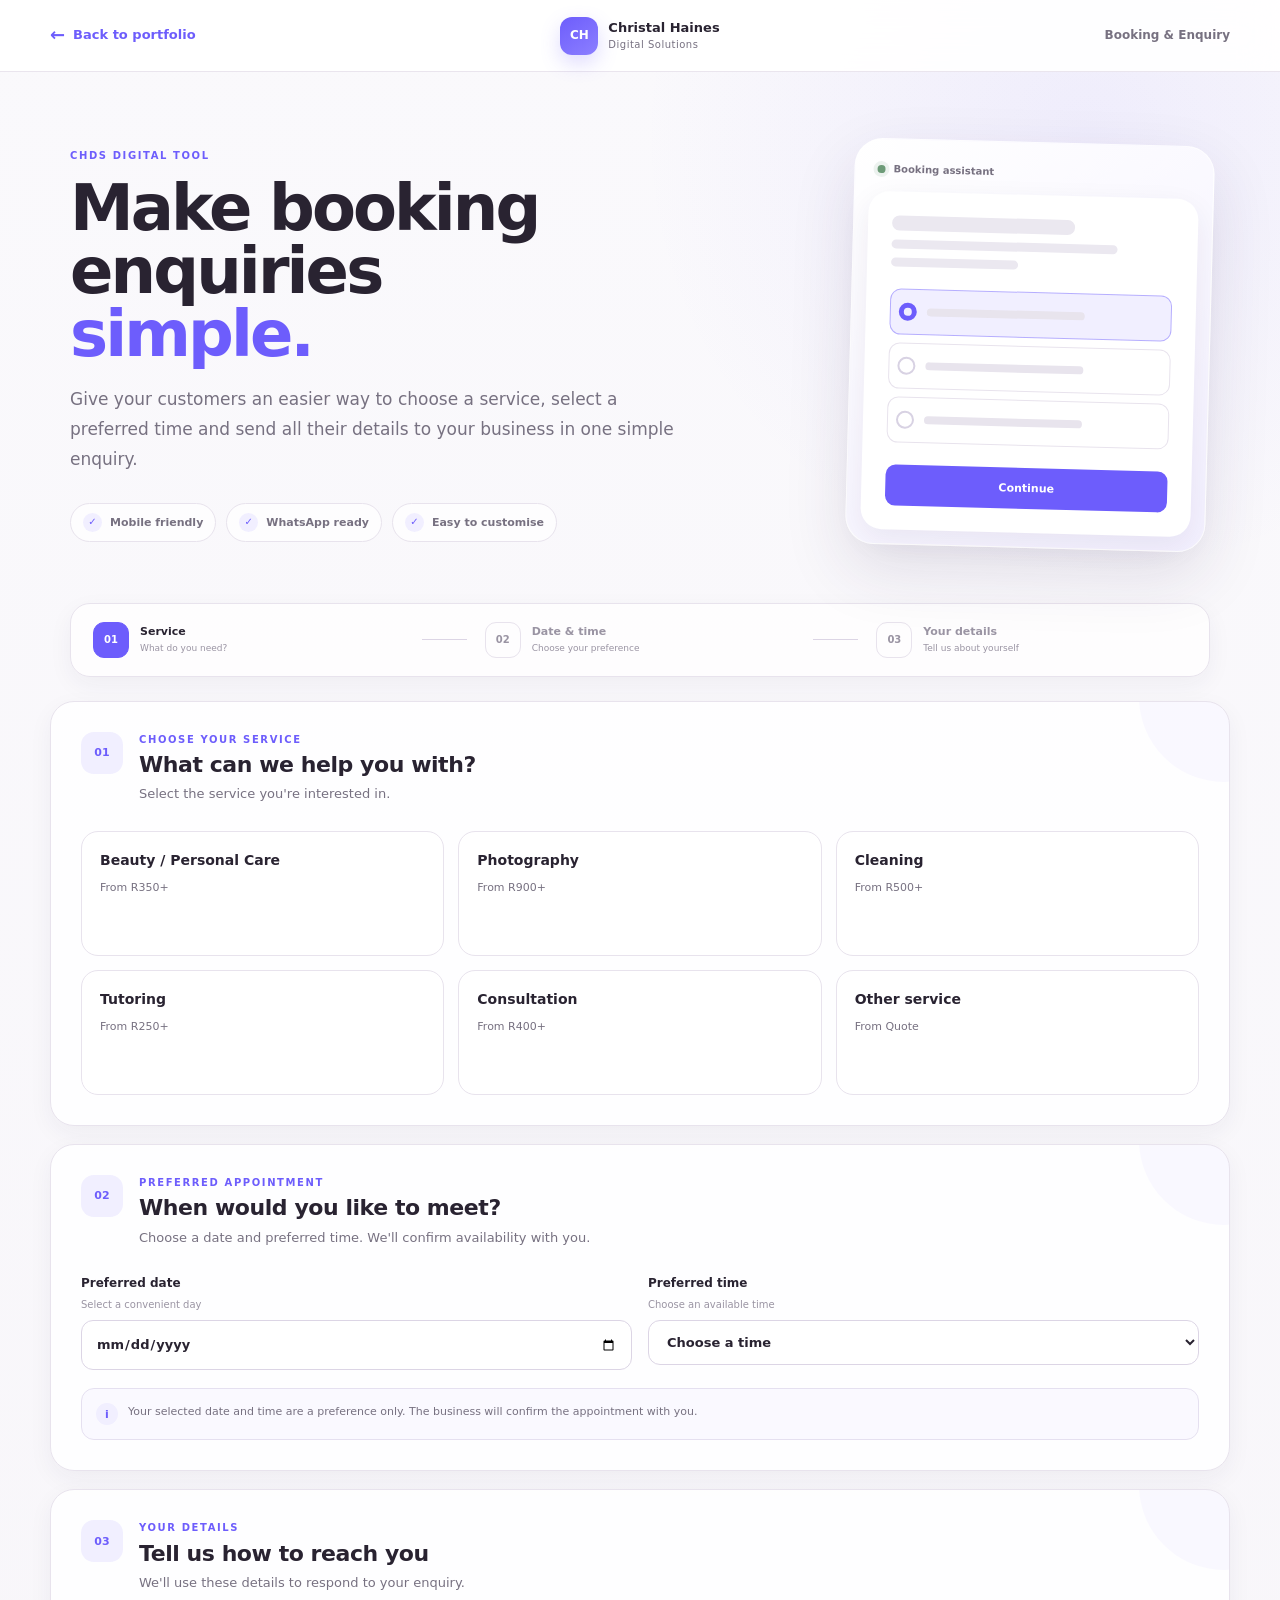
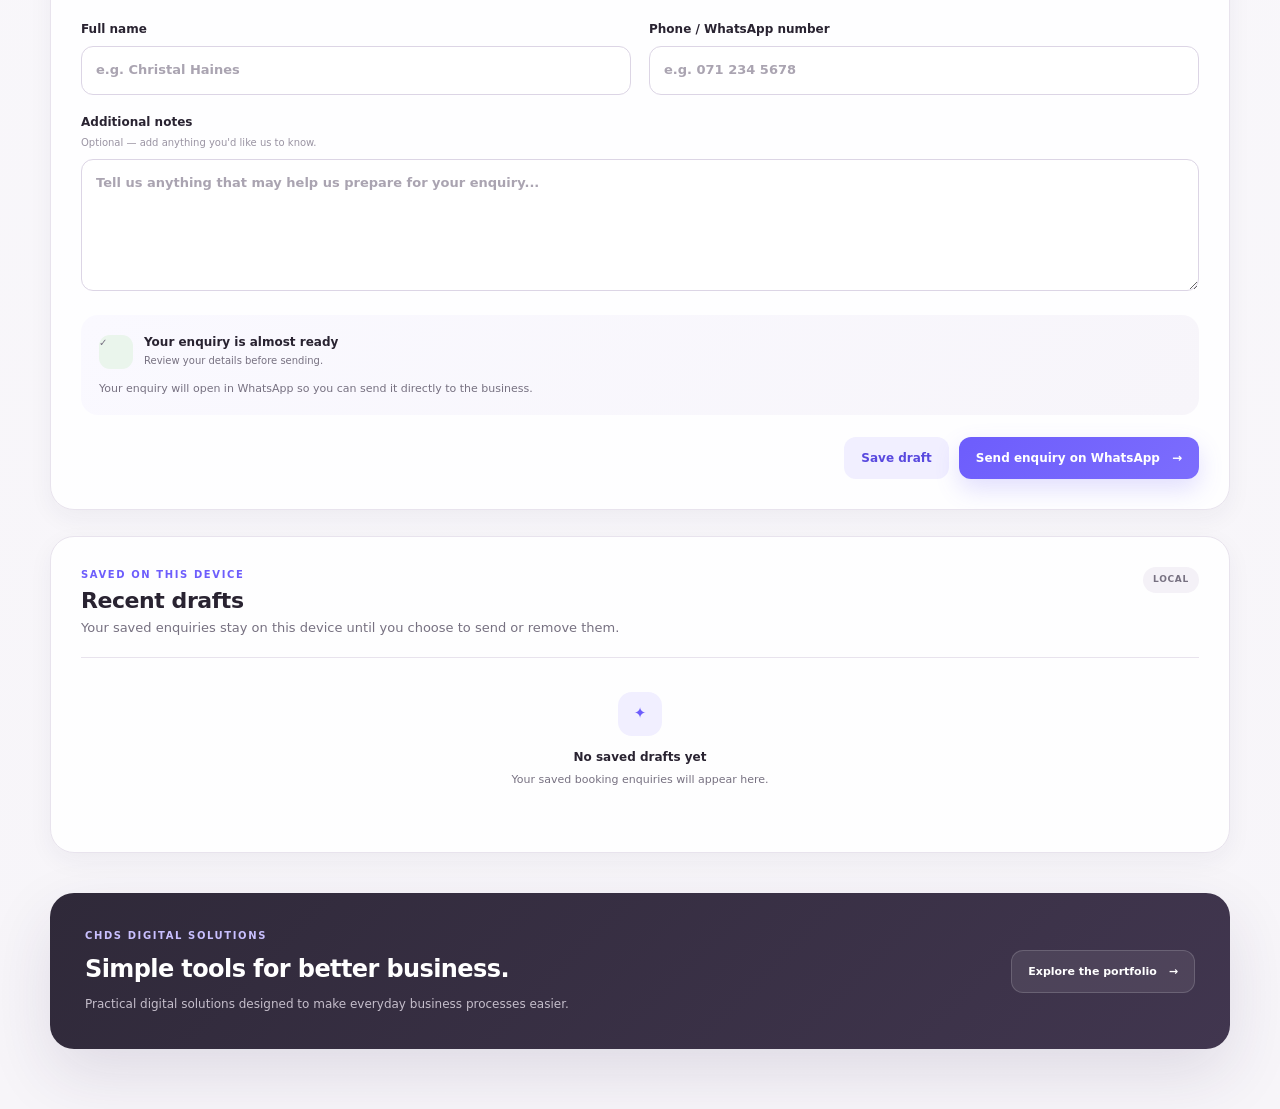
<file: christal-business-portfolio/pwa-booking-enquiry/index.html>
<!doctype html>
<html lang="en">

<head>
  <meta charset="utf-8">

  <meta
    name="viewport"
    content="width=device-width, initial-scale=1"
  >

  <meta
    name="description"
    content="A professional booking and enquiry tool demo by Christal Haines Digital Solutions."
  >

  <meta
    name="theme-color"
    content="#6d5dfc"
  >

  <link
    rel="manifest"
    href="manifest.webmanifest"
  >

  <title>Booking & Enquiry | CHDS Digital Tools</title>

  <link
    rel="stylesheet"
    href="css/style.css"
  >
</head>

<body>

  <!-- =====================================================
       HEADER
  ====================================================== -->

  <header class="site-header">

    <div class="header-inner">

      <a
        href="../portfolio/index.html"
        class="back-link"
      >
        <span aria-hidden="true">←</span>
        <span>Back to portfolio</span>
      </a>

      <div class="brand">
        <span class="brand-mark">CH</span>

        <div class="brand-copy">
          <strong>Christal Haines</strong>
          <span>Digital Solutions</span>
        </div>
      </div>

      <div class="header-actions">

        <span class="tool-label">
          Booking & Enquiry
        </span>

        <button
          id="install"
          class="install-button"
          hidden
          type="button"
        >
          Install App
        </button>

      </div>

    </div>

  </header>


  <!-- =====================================================
       MAIN
  ====================================================== -->

  <main class="page-container">

    <!-- ===================================================
         HERO
    ==================================================== -->

    <section class="hero hero-booking">

      <div class="hero-content">

        <span class="eyebrow">
          CHDS DIGITAL TOOL
        </span>

        <h1>
          Make booking enquiries
          <span>simple.</span>
        </h1>

        <p class="hero-description">
          Give your customers an easier way to choose a service,
          select a preferred time and send all their details to
          your business in one simple enquiry.
        </p>

        <div class="hero-meta">

          <div class="hero-meta-item">
            <span class="meta-icon">✓</span>
            <span>Mobile friendly</span>
          </div>

          <div class="hero-meta-item">
            <span class="meta-icon">✓</span>
            <span>WhatsApp ready</span>
          </div>

          <div class="hero-meta-item">
            <span class="meta-icon">✓</span>
            <span>Easy to customise</span>
          </div>

        </div>

      </div>

      <div class="hero-card">

        <div class="hero-card-top">
          <span class="status-dot"></span>
          <span>Booking assistant</span>
        </div>

        <div class="hero-preview">

          <div class="preview-line large"></div>
          <div class="preview-line"></div>
          <div class="preview-line short"></div>

          <div class="preview-options">

            <div class="preview-option active">
              <span></span>
              <div></div>
            </div>

            <div class="preview-option">
              <span></span>
              <div></div>
            </div>

            <div class="preview-option">
              <span></span>
              <div></div>
            </div>

          </div>

          <div class="preview-button">
            Continue
          </div>

        </div>

      </div>

    </section>


    <!-- ===================================================
         PROGRESS
    ==================================================== -->

    <section
      class="booking-progress"
      aria-label="Booking progress"
    >

      <div class="progress-step active">

        <span class="progress-number">01</span>

        <div>
          <strong>Service</strong>
          <small>What do you need?</small>
        </div>

      </div>

      <span class="progress-line"></span>

      <div class="progress-step">

        <span class="progress-number">02</span>

        <div>
          <strong>Date & time</strong>
          <small>Choose your preference</small>
        </div>

      </div>

      <span class="progress-line"></span>

      <div class="progress-step">

        <span class="progress-number">03</span>

        <div>
          <strong>Your details</strong>
          <small>Tell us about yourself</small>
        </div>

      </div>

    </section>


    <!-- ===================================================
         BOOKING FORM
    ==================================================== -->

    <form
      id="bookingForm"
      class="booking-form"
    >

      <!-- ================================================
           STEP 1
      ================================================= -->

      <section class="card booking-section">

        <div class="section-heading">

          <div class="step-badge">
            01
          </div>

          <div>

            <span class="section-eyebrow">
              Choose your service
            </span>

            <h2>
              What can we help you with?
            </h2>

            <p>
              Select the service you're interested in.
            </p>

          </div>

        </div>

        <div
          class="services"
          id="services"
        >
          <!-- Services are populated by app.js -->
        </div>

      </section>


      <!-- ================================================
           STEP 2
      ================================================= -->

      <section class="card booking-section">

        <div class="section-heading">

          <div class="step-badge">
            02
          </div>

          <div>

            <span class="section-eyebrow">
              Preferred appointment
            </span>

            <h2>
              When would you like to meet?
            </h2>

            <p>
              Choose a date and preferred time. We'll confirm
              availability with you.
            </p>

          </div>

        </div>

        <div class="booking-fields">

          <label class="field">

            <span class="field-label">
              Preferred date
            </span>

            <span class="field-hint">
              Select a convenient day
            </span>

            <input
              id="date"
              type="date"
              required
            >

          </label>


          <label class="field">

            <span class="field-label">
              Preferred time
            </span>

            <span class="field-hint">
              Choose an available time
            </span>

            <select
              id="time"
              required
            >

              <option value="">
                Choose a time
              </option>

              <option value="09:00">
                09:00
              </option>

              <option value="10:00">
                10:00
              </option>

              <option value="11:00">
                11:00
              </option>

              <option value="12:00">
                12:00
              </option>

              <option value="13:00">
                13:00
              </option>

              <option value="14:00">
                14:00
              </option>

              <option value="15:00">
                15:00
              </option>

              <option value="16:00">
                16:00
              </option>

            </select>

          </label>

        </div>


        <div class="info-notice">

          <span class="notice-icon">i</span>

          <p>
            Your selected date and time are a preference only.
            The business will confirm the appointment with you.
          </p>

        </div>

      </section>


      <!-- ================================================
           STEP 3
      ================================================= -->

      <section class="card booking-section">

        <div class="section-heading">

          <div class="step-badge">
            03
          </div>

          <div>

            <span class="section-eyebrow">
              Your details
            </span>

            <h2>
              Tell us how to reach you
            </h2>

            <p>
              We'll use these details to respond to your enquiry.
            </p>

          </div>

        </div>


        <div class="customer-fields">

          <label class="field">

            <span class="field-label">
              Full name
            </span>

            <input
              id="customer"
              type="text"
              placeholder="e.g. Christal Haines"
              autocomplete="name"
              required
            >

          </label>


          <label class="field">

            <span class="field-label">
              Phone / WhatsApp number
            </span>

            <input
              id="phone"
              type="tel"
              placeholder="e.g. 071 234 5678"
              autocomplete="tel"
              required
            >

          </label>


          <label class="field field-full">

            <span class="field-label">
              Additional notes
            </span>

            <span class="field-hint">
              Optional — add anything you'd like us to know.
            </span>

            <textarea
              id="notes"
              rows="5"
              placeholder="Tell us anything that may help us prepare for your enquiry..."
            ></textarea>

          </label>

        </div>


        <!-- ==============================================
             ENQUIRY SUMMARY
        =============================================== -->

        <div class="enquiry-summary">

          <div class="summary-heading">

            <span class="summary-icon">
              ✓
            </span>

            <div>
              <strong>Your enquiry is almost ready</strong>
              <span>Review your details before sending.</span>
            </div>

          </div>

          <div class="summary-note">
            Your enquiry will open in WhatsApp so you can
            send it directly to the business.
          </div>

        </div>


        <!-- ==============================================
             ACTIONS
        =============================================== -->

        <div class="actions">

          <button
            type="button"
            class="ghost"
            id="saveDraft"
          >
            Save draft
          </button>

          <button
            type="submit"
            class="primary-action"
          >
            <span>Send enquiry on WhatsApp</span>
            <span aria-hidden="true">→</span>
          </button>

        </div>

      </section>

    </form>


    <!-- ===================================================
         RECENT DRAFTS
    ==================================================== -->

    <section class="card history-section">

      <div class="section-title">

        <div>

          <span class="section-eyebrow">
            Saved on this device
          </span>

          <h2>
            Recent drafts
          </h2>

        </div>

        <span class="history-count">
          Local
        </span>

      </div>

      <p class="section-description">
        Your saved enquiries stay on this device until you
        choose to send or remove them.
      </p>

      <div id="history">

        <div class="empty">

          <div class="empty-icon">
            ✦
          </div>

          <strong>
            No saved drafts yet
          </strong>

          <p>
            Your saved booking enquiries will appear here.
          </p>

        </div>

      </div>

    </section>


    <!-- ===================================================
         FOOTER CTA
    ==================================================== -->

    <section class="tool-footer">

      <div>

        <span class="section-eyebrow">
          CHDS Digital Solutions
        </span>

        <h2>
          Simple tools for better business.
        </h2>

        <p>
          Practical digital solutions designed to make
          everyday business processes easier.
        </p>

      </div>

      <a
        href="../portfolio/index.html"
        class="footer-link"
      >
        Explore the portfolio
        <span aria-hidden="true">→</span>
      </a>

    </section>

  </main>


  <!-- =====================================================
       SCRIPT
  ====================================================== -->

  <script src="js/app.js"></script>

</body>

</html>
</file>
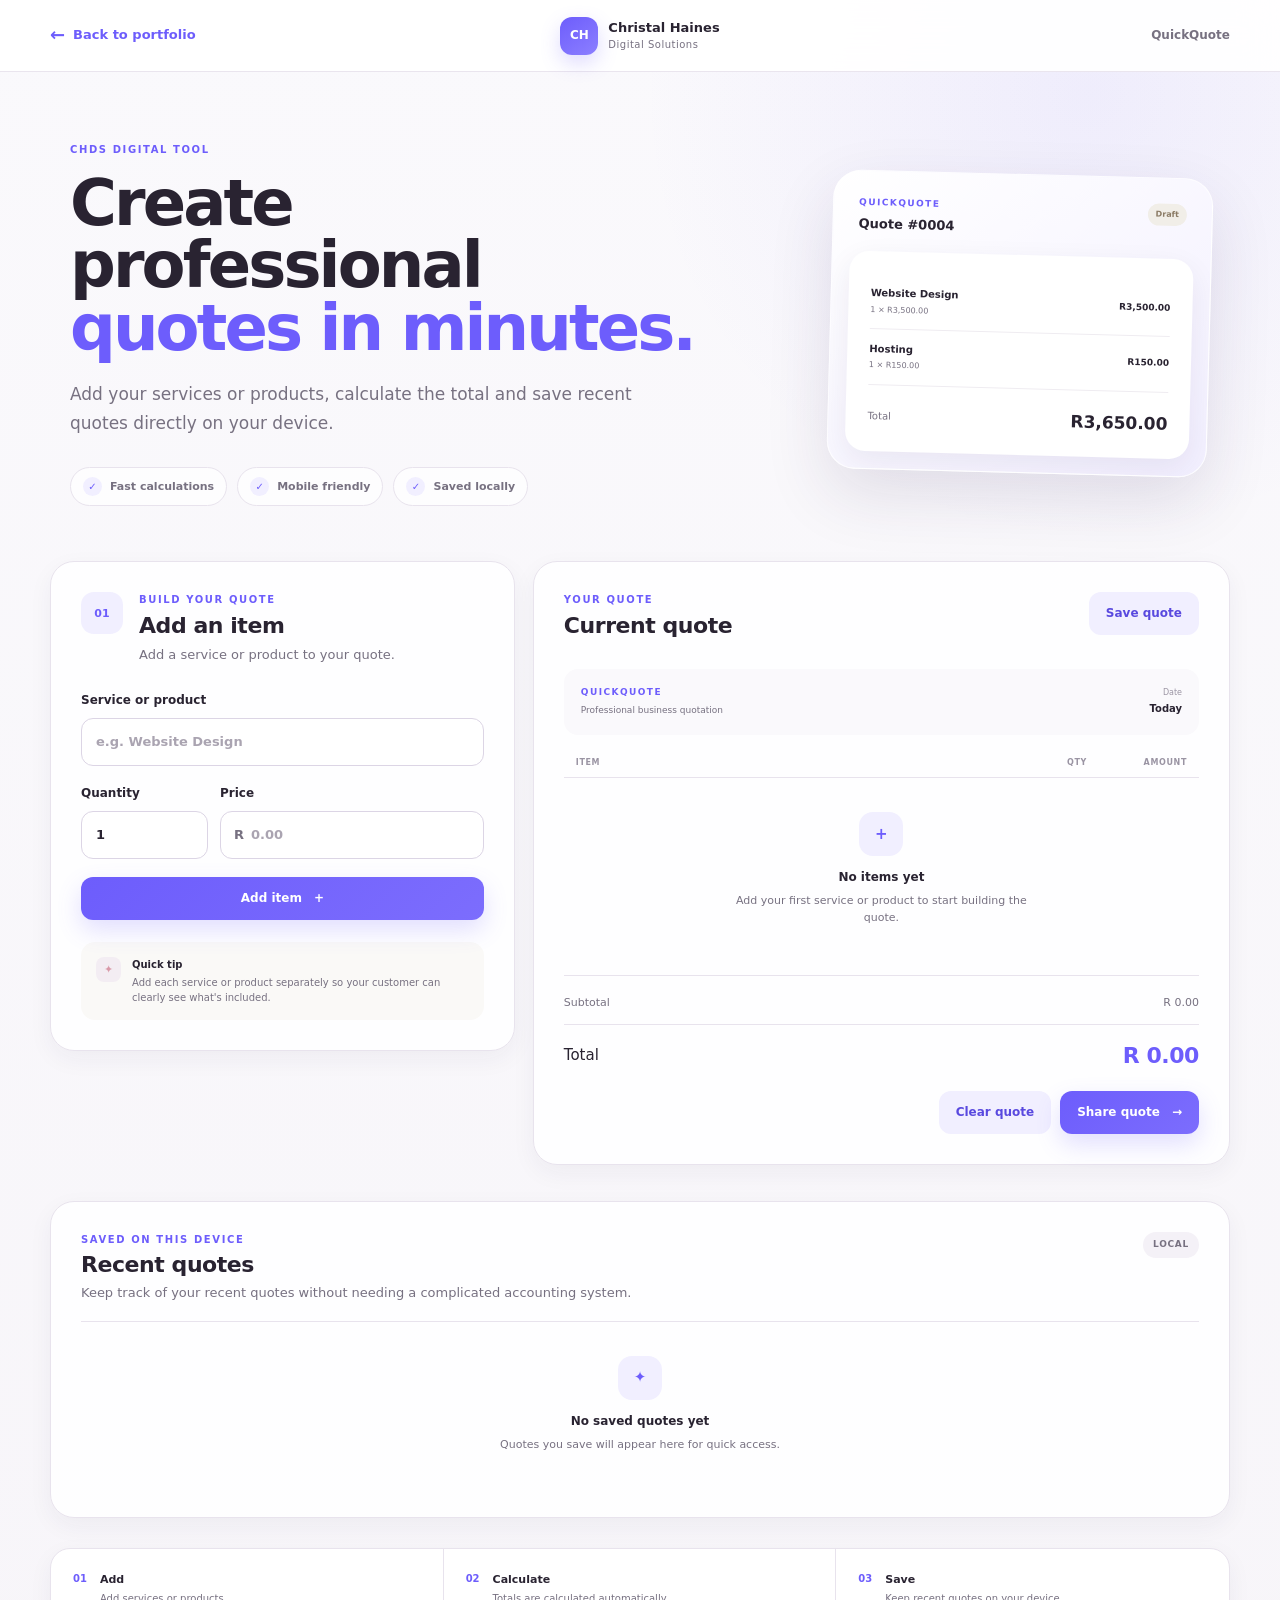
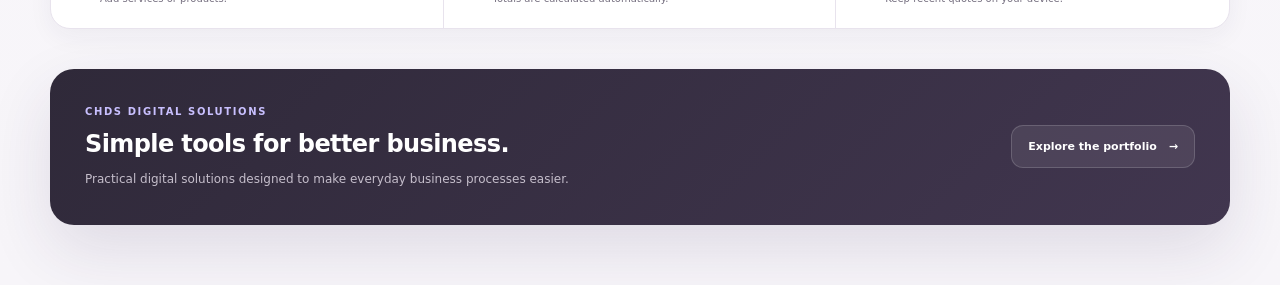
<file: christal-business-portfolio/pwa-business-quickquote/index.html>
<!doctype html>
<html lang="en">

<head>

  <meta charset="utf-8">

  <meta
    name="viewport"
    content="width=device-width, initial-scale=1"
  >

  <meta
    name="description"
    content="QuickQuote — a simple professional quoting tool demo by Christal Haines Digital Solutions."
  >

  <meta
    name="theme-color"
    content="#6d5dfc"
  >

  <link
    rel="manifest"
    href="manifest.webmanifest"
  >

  <title>QuickQuote | CHDS Digital Tools</title>

  <link
    rel="stylesheet"
    href="css/style.css"
  >

</head>

<body>


  <!-- =====================================================
       HEADER
  ====================================================== -->

  <header class="site-header">

    <div class="header-inner">

      <a
        href="../portfolio/index.html"
        class="back-link"
      >
        <span aria-hidden="true">←</span>
        <span>Back to portfolio</span>
      </a>


      <div class="brand">

        <span class="brand-mark">
          CH
        </span>

        <div class="brand-copy">

          <strong>
            Christal Haines
          </strong>

          <span>
            Digital Solutions
          </span>

        </div>

      </div>


      <div class="header-actions">

        <span class="tool-label">
          QuickQuote
        </span>

        <button
          id="install"
          class="install-button"
          hidden
          type="button"
        >
          Install App
        </button>

      </div>

    </div>

  </header>


  <!-- =====================================================
       MAIN
  ====================================================== -->

  <main class="page-container">


    <!-- ===================================================
         HERO
    ==================================================== -->

    <section class="hero hero-quote">

      <div class="hero-content">

        <span class="eyebrow">
          CHDS DIGITAL TOOL
        </span>

        <h1>
          Create professional
          <span>quotes in minutes.</span>
        </h1>

        <p class="hero-description">
          Add your services or products, calculate the total
          and save recent quotes directly on your device.
        </p>


        <div class="hero-meta">

          <div class="hero-meta-item">

            <span class="meta-icon">
              ✓
            </span>

            <span>
              Fast calculations
            </span>

          </div>


          <div class="hero-meta-item">

            <span class="meta-icon">
              ✓
            </span>

            <span>
              Mobile friendly
            </span>

          </div>


          <div class="hero-meta-item">

            <span class="meta-icon">
              ✓
            </span>

            <span>
              Saved locally
            </span>

          </div>

        </div>

      </div>


      <!-- ================================================
           QUOTE PREVIEW
      ================================================= -->

      <div class="hero-card quote-preview-card">

        <div class="quote-preview-header">

          <div>

            <span>
              QUICKQUOTE
            </span>

            <strong>
              Quote #0004
            </strong>

          </div>

          <span class="preview-status">
            Draft
          </span>

        </div>


        <div class="quote-preview-body">

          <div class="preview-item">

            <div>
              <strong>Website Design</strong>
              <span>1 × R3,500.00</span>
            </div>

            <strong>
              R3,500.00
            </strong>

          </div>


          <div class="preview-item">

            <div>
              <strong>Hosting</strong>
              <span>1 × R150.00</span>
            </div>

            <strong>
              R150.00
            </strong>

          </div>


          <div class="preview-total">

            <span>
              Total
            </span>

            <strong>
              R3,650.00
            </strong>

          </div>

        </div>

      </div>

    </section>


    <!-- ===================================================
         QUOTE WORKSPACE
    ==================================================== -->

    <div class="quote-workspace">


      <!-- =================================================
           LEFT COLUMN — ADD ITEM
      ================================================== -->

      <section class="card add-item-section">

        <div class="section-heading">

          <div class="step-badge">
            01
          </div>

          <div>

            <span class="section-eyebrow">
              Build your quote
            </span>

            <h2>
              Add an item
            </h2>

            <p>
              Add a service or product to your quote.
            </p>

          </div>

        </div>


        <form id="itemForm">

          <label class="field">

            <span class="field-label">
              Service or product
            </span>

            <input
              id="name"
              type="text"
              placeholder="e.g. Website Design"
              autocomplete="off"
              required
            >

          </label>


          <div class="quote-input-row">

            <label class="field">

              <span class="field-label">
                Quantity
              </span>

              <input
                id="qty"
                type="number"
                min="1"
                value="1"
                required
              >

            </label>


            <label class="field">

              <span class="field-label">
                Price
              </span>

              <div class="currency-input">

                <span>
                  R
                </span>

                <input
                  id="price"
                  type="number"
                  min="0"
                  step=".01"
                  placeholder="0.00"
                  required
                >

              </div>

            </label>

          </div>


          <button
            type="submit"
            class="primary-action full-action"
          >
            <span>Add item</span>
            <span aria-hidden="true">+</span>
          </button>

        </form>


        <div class="quick-tip">

          <span class="tip-icon">
            ✦
          </span>

          <div>

            <strong>
              Quick tip
            </strong>

            <p>
              Add each service or product separately so your
              customer can clearly see what's included.
            </p>

          </div>

        </div>

      </section>


      <!-- =================================================
           RIGHT COLUMN — CURRENT QUOTE
      ================================================== -->

      <section class="card current-quote-section">


        <div class="section-title">

          <div>

            <span class="section-eyebrow">
              Your quote
            </span>

            <h2>
              Current quote
            </h2>

          </div>


          <button
            class="ghost"
            id="save"
            type="button"
          >
            Save quote
          </button>

        </div>


        <!-- ==============================================
             QUOTE HEADER
        =============================================== -->

        <div class="quote-document-header">

          <div>

            <span class="quote-label">
              QUICKQUOTE
            </span>

            <p>
              Professional business quotation
            </p>

          </div>

          <div class="quote-document-meta">

            <span>
              Date
            </span>

            <strong>
              Today
            </strong>

          </div>

        </div>


        <!-- ==============================================
             ITEMS
        =============================================== -->

        <div class="quote-items-header">

          <span>
            Item
          </span>

          <span>
            Qty
          </span>

          <span>
            Amount
          </span>

        </div>


        <div
          id="items"
          class="items"
        >

          <div class="empty">

            <div class="empty-icon">
              +
            </div>

            <strong>
              No items yet
            </strong>

            <p>
              Add your first service or product to start
              building the quote.
            </p>

          </div>

        </div>


        <!-- ==============================================
             TOTAL
        =============================================== -->

        <div class="quote-total-area">

          <div class="total-row">

            <span>
              Subtotal
            </span>

            <span id="subtotal">
              R 0.00
            </span>

          </div>


          <div class="total">

            <span>
              Total
            </span>

            <strong id="total">
              R 0.00
            </strong>

          </div>

        </div>


        <div class="quote-actions">

          <button
            class="ghost"
            type="button"
            id="clearQuote"
          >
            Clear quote
          </button>

          <button
            class="primary-action"
            type="button"
            id="shareQuote"
          >
            <span>
              Share quote
            </span>

            <span aria-hidden="true">
              →
            </span>

          </button>

        </div>

      </section>

    </div>


    <!-- ===================================================
         RECENT QUOTES
    ==================================================== -->

    <section class="card history-section">

      <div class="section-title">

        <div>

          <span class="section-eyebrow">
            Saved on this device
          </span>

          <h2>
            Recent quotes
          </h2>

        </div>

        <span class="history-count">
          Local
        </span>

      </div>


      <p class="section-description">
        Keep track of your recent quotes without needing
        a complicated accounting system.
      </p>


      <div id="history">

        <div class="empty">

          <div class="empty-icon">
            ✦
          </div>

          <strong>
            No saved quotes yet
          </strong>

          <p>
            Quotes you save will appear here for quick access.
          </p>

        </div>

      </div>

    </section>


    <!-- ===================================================
         FEATURE STRIP
    ==================================================== -->

    <section class="feature-strip">

      <div class="feature-item">

        <span class="feature-number">
          01
        </span>

        <div>

          <strong>
            Add
          </strong>

          <p>
            Add services or products.
          </p>

        </div>

      </div>


      <div class="feature-item">

        <span class="feature-number">
          02
        </span>

        <div>

          <strong>
            Calculate
          </strong>

          <p>
            Totals are calculated automatically.
          </p>

        </div>

      </div>


      <div class="feature-item">

        <span class="feature-number">
          03
        </span>

        <div>

          <strong>
            Save
          </strong>

          <p>
            Keep recent quotes on your device.
          </p>

        </div>

      </div>

    </section>


    <!-- ===================================================
         FOOTER CTA
    ==================================================== -->

    <section class="tool-footer">

      <div>

        <span class="section-eyebrow">
          CHDS Digital Solutions
        </span>

        <h2>
          Simple tools for better business.
        </h2>

        <p>
          Practical digital solutions designed to make
          everyday business processes easier.
        </p>

      </div>


      <a
        href="../portfolio/index.html"
        class="footer-link"
      >
        Explore the portfolio
        <span aria-hidden="true">→</span>
      </a>

    </section>

  </main>


  <!-- =====================================================
       SCRIPT
  ====================================================== -->

  <script src="js/app.js"></script>

</body>

</html>
</file>
<file: css/styles.css>
/* =========================================================
   CHRISTAL HAINES DIGITAL SOLUTIONS
   Premium Boutique Digital Studio
   Complete Stylesheet
========================================================= */

/* =========================================================
   ROOT
========================================================= */

:root {
  --ink: #292331;
  --ink-soft: #3b3445;
  --muted: #746d79;

  --primary: #8b78b8;
  --primary-dark: #6f5c91;
  --primary-light: #eee8f5;

  --rose: #d9a9ba;
  --rose-light: #f5e6ec;

  --sage: #a8b9a8;
  --sage-light: #edf3ed;

  --cream: #fffaf7;
  --soft: #faf7fb;
  --white: #ffffff;

  --line: #eee8ef;
  --line-dark: #ded6e1;

  --shadow-sm: 0 8px 24px rgba(49, 37, 62, 0.06);
  --shadow-md: 0 18px 45px rgba(49, 37, 62, 0.09);
  --shadow-lg: 0 28px 70px rgba(49, 37, 62, 0.13);

  --radius-sm: 14px;
  --radius-md: 22px;
  --radius-lg: 30px;
  --radius-xl: 38px;

  --container: 1180px;
  --transition: 260ms ease;
}


/* =========================================================
   RESET
========================================================= */

*,
*::before,
*::after {
  box-sizing: border-box;
}

html {
  scroll-behavior: smooth;
  scroll-padding-top: 90px;
}

body {
  margin: 0;
  min-width: 320px;
  overflow-x: hidden;

  background:
    radial-gradient(circle at 8% 10%, rgba(139, 120, 184, 0.035), transparent 28%),
    var(--white);

  color: var(--ink);
  font-family:
    "Inter",
    "Avenir Next",
    "Segoe UI",
    Arial,
    sans-serif;

  font-size: 16px;
  line-height: 1.7;
  -webkit-font-smoothing: antialiased;
  text-rendering: optimizeLegibility;
}

img {
  display: block;
  max-width: 100%;
}

button,
input,
textarea,
select {
  font: inherit;
}

button {
  cursor: pointer;
}

a {
  color: inherit;
  text-decoration: none;
}

::selection {
  background: var(--primary-light);
  color: var(--primary-dark);
}


/* =========================================================
   ACCESSIBILITY
========================================================= */

:focus-visible {
  outline: 3px solid rgba(139, 120, 184, 0.35);
  outline-offset: 4px;
}


/* =========================================================
   GLOBAL CONTAINERS
========================================================= */

.container {
  width: min(calc(100% - 40px), var(--container));
  margin-inline: auto;
}

.narrow {
  max-width: 820px;
}

.section {
  position: relative;
  padding: 110px 0;
  scroll-margin-top: 80px;
}

.section-soft {
  position: relative;
  overflow: hidden;

  background:
    radial-gradient(circle at 10% 20%, rgba(217, 169, 186, 0.10), transparent 28%),
    radial-gradient(circle at 90% 75%, rgba(168, 185, 168, 0.10), transparent 30%),
    var(--soft);
}

.section-soft::before {
  content: "";
  position: absolute;
  inset: 0;
  pointer-events: none;

  background:
    linear-gradient(
      135deg,
      rgba(255, 255, 255, 0.65),
      transparent 45%
    );
}

.eyebrow {
  display: inline-flex;
  align-items: center;
  gap: 9px;

  margin-bottom: 14px;

  color: var(--primary-dark);
  font-size: 0.74rem;
  font-weight: 800;
  letter-spacing: 0.16em;
  text-transform: uppercase;
}

.eyebrow::before {
  content: "";
  width: 24px;
  height: 1px;
  background: var(--rose);
}

.section-heading {
  position: relative;
  z-index: 1;

  max-width: 720px;
  margin-bottom: 52px;
}

.section-heading.centered {
  margin-inline: auto;
  text-align: center;
}

.section-heading.centered .eyebrow {
  justify-content: center;
}

.section-heading.compact {
  margin-bottom: 34px;
}

.section-heading h2 {
  margin: 0 0 16px;

  color: var(--ink);

  font-size: clamp(2rem, 4vw, 3.15rem);
  line-height: 1.08;
  letter-spacing: -0.045em;
}

.section-heading p {
  margin: 0;
  max-width: 650px;

  color: var(--muted);
  font-size: 1.02rem;
}

.section-heading.centered p {
  margin-inline: auto;
}


/* =========================================================
   HEADINGS
========================================================= */

h1,
h2,
h3,
h4 {
  margin-top: 0;
  font-weight: 750;
}

h1,
h2 {
  letter-spacing: -0.045em;
}

h3,
h4 {
  letter-spacing: -0.025em;
}


/* =========================================================
   HEADER / NAVIGATION
   Premium Boutique Studio Header
========================================================= */

.site-header {
  position: sticky;
  top: 0;
  z-index: 1000;

  border-bottom: 1px solid rgba(238, 232, 239, 0.82);

  background:
    linear-gradient(
      180deg,
      rgba(255, 250, 247, 0.96),
      rgba(255, 250, 247, 0.88)
    );

  backdrop-filter: blur(20px);
  -webkit-backdrop-filter: blur(20px);

  box-shadow:
    0 4px 20px rgba(49, 37, 62, 0.025);
}

.nav {
  position: relative;

  min-height: 82px;

  display: flex;
  align-items: center;

  gap: 28px;
}


/* =========================================================
   BRAND
========================================================= */

.brand {
  display: inline-flex;
  align-items: center;
  gap: 12px;

  flex-shrink: 0;

  color: var(--ink);

  font-weight: 800;
  letter-spacing: -0.025em;

  transition:
    transform var(--transition),
    opacity var(--transition);
}

.brand:hover {
  transform: translateY(-1px);
}

.brand-mark {
  position: relative;

  width: 42px;
  height: 42px;

  display: grid;
  place-items: center;

  border: 1px solid rgba(139, 120, 184, 0.22);
  border-radius: 14px;

  color: var(--white);

  background:
    linear-gradient(
      145deg,
      var(--primary),
      var(--primary-dark)
    );

  box-shadow:
    0 9px 22px rgba(111, 92, 145, 0.20);

  font-size: 0.78rem;
  font-weight: 850;
  letter-spacing: 0.02em;

  overflow: hidden;
}

.brand-mark::before {
  content: "";

  position: absolute;
  inset: 1px;

  border-radius: 13px;

  background:
    linear-gradient(
      135deg,
      rgba(255, 255, 255, 0.20),
      transparent 48%
    );

  pointer-events: none;
}

.brand-mark span {
  position: relative;
  z-index: 2;
}

.brand-name {
  display: flex;
  flex-direction: column;
  line-height: 1.08;
}

.brand-name strong {
  color: var(--ink);

  font-size: 0.78rem;
  font-weight: 850;
  letter-spacing: 0.035em;
}

.brand-name small {
  margin-top: 4px;

  color: var(--muted);

  font-size: 0.62rem;
  font-weight: 650;
  letter-spacing: 0.03em;
}


/* =========================================================
   NAVIGATION LINKS
========================================================= */

.nav-links {
  display: flex;
  align-items: center;
  justify-content: center;

  gap: 27px;

  margin-left: auto;
}

.nav-links a {
  position: relative;

  display: inline-flex;
  align-items: center;

  min-height: 40px;

  color: var(--muted);

  font-size: 0.82rem;
  font-weight: 700;

  transition:
    color var(--transition),
    transform var(--transition);
}

.nav-links a::after {
  content: "";

  position: absolute;
  left: 50%;
  bottom: 1px;

  width: 0;
  height: 2px;

  border-radius: 999px;

  background:
    linear-gradient(
      90deg,
      var(--primary),
      var(--rose)
    );

  transform: translateX(-50%);

  transition:
    width var(--transition);
}

.nav-links a:hover {
  color: var(--ink);
  transform: translateY(-1px);
}

.nav-links a:hover::after {
  width: 20px;
}

.nav-links a.active {
  color: var(--ink);
}

.nav-links a.active::after {
  width: 20px;
}


/* =========================================================
   HEADER CTA
========================================================= */

.nav-cta {
  flex-shrink: 0;

  display: inline-flex;
  align-items: center;
  gap: 9px;

  min-height: 43px;

  padding: 10px 17px;

  border: 1px solid rgba(139, 120, 184, 0.20);
  border-radius: 999px;

  color: var(--primary-dark);

  background:
    linear-gradient(
      135deg,
      rgba(238, 232, 245, 0.82),
      rgba(245, 230, 236, 0.60)
    );

  box-shadow:
    0 7px 18px rgba(111, 92, 145, 0.07);

  font-size: 0.76rem;
  font-weight: 800;

  transition:
    transform var(--transition),
    box-shadow var(--transition),
    border-color var(--transition),
    background var(--transition);
}

.nav-cta::after {
  content: "→";

  font-size: 0.95rem;

  transition:
    transform var(--transition);
}

.nav-cta:hover {
  transform: translateY(-2px);

  border-color: rgba(139, 120, 184, 0.34);

  box-shadow:
    0 12px 25px rgba(111, 92, 145, 0.12);

  background:
    linear-gradient(
      135deg,
      var(--primary-light),
      var(--rose-light)
    );
}

.nav-cta:hover::after {
  transform: translateX(3px);
}


/* =========================================================
   MOBILE MENU BUTTON
========================================================= */

.menu-toggle {
  position: relative;

  width: 44px;
  height: 44px;

  display: none;

  flex-shrink: 0;

  border: 1px solid var(--line);
  border-radius: 14px;

  color: var(--ink);

  background:
    rgba(255, 255, 255, 0.80);

  box-shadow:
    0 7px 18px rgba(49, 37, 62, 0.05);

  transition:
    transform var(--transition),
    border-color var(--transition),
    background var(--transition),
    box-shadow var(--transition);
}

.menu-toggle:hover {
  transform: translateY(-2px);

  border-color: rgba(139, 120, 184, 0.28);

  background: var(--primary-light);

  box-shadow: var(--shadow-sm);
}

.menu-toggle span,
.menu-toggle::before,
.menu-toggle::after {
  content: "";

  position: absolute;
  left: 50%;

  width: 18px;
  height: 2px;

  border-radius: 999px;

  background: var(--ink);

  transform: translateX(-50%);

  transition:
    transform var(--transition),
    opacity var(--transition);
}

.menu-toggle::before {
  top: 14px;
}

.menu-toggle span {
  top: 21px;
}

.menu-toggle::after {
  top: 28px;
}


/* =========================================================
   MOBILE MENU OPEN STATE
========================================================= */

.menu-toggle[aria-expanded="true"]::before {
  top: 21px;
  transform: translateX(-50%) rotate(45deg);
}

.menu-toggle[aria-expanded="true"] span {
  opacity: 0;
}

.menu-toggle[aria-expanded="true"]::after {
  top: 21px;
  transform: translateX(-50%) rotate(-45deg);
}


/* =========================================================
   BUTTONS
========================================================= */

.btn {
  min-height: 48px;

  display: inline-flex;
  align-items: center;
  justify-content: center;
  gap: 9px;

  padding: 12px 20px;

  border: 1px solid transparent;
  border-radius: 999px;

  font-size: 0.88rem;
  font-weight: 750;
  line-height: 1;

  transition:
    transform var(--transition),
    box-shadow var(--transition),
    background var(--transition),
    border-color var(--transition),
    color var(--transition);
}

.btn:hover {
  transform: translateY(-3px);
}

.btn-primary {
  color: var(--white);

  background:
    linear-gradient(135deg, var(--primary), var(--primary-dark));

  box-shadow:
    0 12px 25px rgba(111, 92, 145, 0.20);
}

.btn-primary:hover {
  box-shadow:
    0 17px 32px rgba(111, 92, 145, 0.26);
}

.btn-secondary {
  border-color: var(--line-dark);

  color: var(--ink);
  background: rgba(255, 255, 255, 0.78);
}

.btn-secondary:hover {
  border-color: rgba(139, 120, 184, 0.35);
  background: var(--primary-light);
}

.btn-whatsapp {
  border-color: rgba(168, 185, 168, 0.5);

  color: #445748;

  background:
    linear-gradient(135deg, #edf3ed, #f5f8f4);

  box-shadow: 0 10px 24px rgba(80, 102, 80, 0.08);
}

.btn-whatsapp:hover {
  border-color: var(--sage);
}

.btn.small {
  min-height: 42px;
  padding: 10px 16px;
  font-size: 0.82rem;
}

.service-link,
.text-link,
.price-link {
  display: inline-flex;
  align-items: center;
  gap: 7px;

  color: var(--primary-dark);
  font-size: 0.88rem;
  font-weight: 750;

  transition:
    gap var(--transition),
    color var(--transition);
}

.service-link:hover,
.text-link:hover,
.price-link:hover {
  gap: 10px;
  color: var(--primary);
}


/* =========================================================
   HERO
========================================================= */

.hero {
  position: relative;
  isolation: isolate;
  overflow: hidden;

  min-height: 700px;
  padding: 105px 0 120px;

  background:
    radial-gradient(
      circle at 15% 15%,
      rgba(139, 120, 184, 0.16),
      transparent 32%
    ),
    radial-gradient(
      circle at 88% 30%,
      rgba(217, 169, 186, 0.14),
      transparent 28%
    ),
    linear-gradient(
      135deg,
      #fffaf7 0%,
      #faf7fb 52%,
      #f8f3f8 100%
    );
}

.hero::before {
  content: "";

  position: absolute;
  inset: 0;
  z-index: -2;

  background:
    linear-gradient(
      120deg,
      transparent 20%,
      rgba(255, 255, 255, 0.7) 48%,
      transparent 75%
    );

  pointer-events: none;
}

.hero::after {
  content: "";

  position: absolute;
  right: -12%;
  bottom: -35%;

  width: 650px;
  height: 650px;

  border-radius: 50%;

  background:
    radial-gradient(
      circle,
      rgba(168, 185, 168, 0.15),
      transparent 65%
    );

  pointer-events: none;
}

.hero-grid {
  position: relative;
  z-index: 2;

  display: grid;
  grid-template-columns: minmax(0, 1.02fr) minmax(430px, 0.98fr);
  align-items: center;
  gap: 80px;
}

.hero-copy {
  max-width: 650px;
}

.hero-copy h1 {
  margin: 0 0 24px;

  font-size: clamp(3.2rem, 6vw, 5.5rem);
  line-height: 0.98;

  color: var(--ink);
}

.hero-copy h1 span {
  display: inline;

  color: var(--primary-dark);

  background:
    linear-gradient(
      135deg,
      var(--primary-dark),
      var(--rose)
    );

  -webkit-background-clip: text;
  background-clip: text;
  -webkit-text-fill-color: transparent;
}

.hero-text {
  max-width: 610px;
  margin: 0 0 30px;

  color: var(--muted);
  font-size: 1.08rem;
}

.hero-actions {
  display: flex;
  flex-wrap: wrap;
  gap: 12px;

  margin-bottom: 28px;
}

.trust-row {
  display: flex;
  flex-wrap: wrap;
  gap: 18px;

  color: var(--muted);
  font-size: 0.78rem;
  font-weight: 650;
}

.trust-row span {
  display: inline-flex;
  align-items: center;
  gap: 7px;
}

.trust-row span::before {
  content: "✦";

  color: var(--rose);
  font-size: 0.75rem;
}


/* =========================================================
   HERO DECORATIVE ORBS
========================================================= */

.hero-orb {
  position: absolute;
  z-index: -1;

  border-radius: 50%;
  filter: blur(1px);

  pointer-events: none;
}

.orb-one {
  top: 16%;
  left: 4%;

  width: 180px;
  height: 180px;

  background:
    radial-gradient(
      circle at 35% 30%,
      rgba(255, 255, 255, 0.9),
      rgba(139, 120, 184, 0.10)
    );

  animation: orbDrift 9s ease-in-out infinite;
}

.orb-two {
  right: 3%;
  bottom: 8%;

  width: 230px;
  height: 230px;

  background:
    radial-gradient(
      circle at 35% 30%,
      rgba(255, 255, 255, 0.85),
      rgba(217, 169, 186, 0.11)
    );

  animation: orbDrift 12s ease-in-out infinite reverse;
}


/* =========================================================
   HERO DIGITAL STUDIO CARD
========================================================= */

.hero-card-wrap {
  position: relative;
  perspective: 1200px;
}

.hero-card {
  position: relative;

  min-height: 455px;
  padding: 18px;

  border: 1px solid rgba(255, 255, 255, 0.17);
  border-radius: var(--radius-xl);

  overflow: hidden;

  background:
    linear-gradient(
      145deg,
      rgba(56, 43, 69, 0.98),
      rgba(42, 34, 49, 0.98)
    );

  box-shadow:
    0 35px 90px rgba(47, 37, 56, 0.24);

  transform:
    rotateY(-4deg)
    rotateX(2deg);

  transition:
    transform 500ms ease,
    box-shadow 500ms ease;
}

.hero-card::before {
  content: "";

  position: absolute;
  top: -100px;
  right: -80px;

  width: 280px;
  height: 280px;

  border-radius: 50%;

  background:
    radial-gradient(
      circle,
      rgba(139, 120, 184, 0.28),
      transparent 68%
    );
}

.hero-card:hover {
  transform:
    rotateY(0)
    rotateX(0)
    translateY(-5px);

  box-shadow:
    0 42px 100px rgba(47, 37, 56, 0.30);
}

.window-bar {
  position: relative;
  z-index: 2;

  display: flex;
  align-items: center;
  gap: 7px;

  height: 30px;
  padding: 0 4px;
}

.window-bar span {
  width: 8px;
  height: 8px;

  border-radius: 50%;

  background: rgba(255, 255, 255, 0.28);
}

.hero-code {
  position: relative;
  z-index: 2;

  margin-top: 15px;
  padding: 27px 26px;

  border: 1px solid rgba(255, 255, 255, 0.09);
  border-radius: 22px;

  background:
    linear-gradient(
      145deg,
      rgba(255, 255, 255, 0.075),
      rgba(255, 255, 255, 0.025)
    );

  color: #eee9f3;

  font-family:
    "SFMono-Regular",
    Consolas,
    "Liberation Mono",
    monospace;

  font-size: 0.82rem;
  line-height: 2;
}

.hero-code .indent {
  padding-left: 22px;
}

.hero-code .status {
  color: #c7d6c7;
}

.pulse {
  display: inline-block;

  width: 7px;
  height: 7px;

  margin-right: 7px;

  border-radius: 50%;

  background: var(--sage);

  box-shadow: 0 0 0 5px rgba(168, 185, 168, 0.09);

  animation: pulse 2.2s ease-in-out infinite;
}


/* =========================================================
   FLOATING HERO CHIPS
========================================================= */

.floating-chip {
  position: absolute;
  z-index: 5;

  display: flex;
  align-items: center;
  gap: 8px;

  padding: 11px 15px;

  border: 1px solid rgba(255, 255, 255, 0.68);
  border-radius: 999px;

  color: var(--ink-soft);
  background: rgba(255, 255, 255, 0.78);

  box-shadow:
    0 14px 35px rgba(47, 37, 56, 0.12);

  backdrop-filter: blur(16px);
  -webkit-backdrop-filter: blur(16px);

  font-size: 0.76rem;
  font-weight: 750;
}

.chip-one {
  top: 10%;
  right: -7%;

  animation: floatOne 5s ease-in-out infinite;
}

.chip-two {
  left: -8%;
  bottom: 18%;

  animation: floatTwo 6s ease-in-out infinite;
}

.chip-three {
  right: 6%;
  bottom: -5%;

  animation: floatThree 5.5s ease-in-out infinite;
}


/* =========================================================
   ANIMATIONS
========================================================= */

@keyframes pulse {
  0%,
  100% {
    transform: scale(1);
    opacity: 0.75;
  }

  50% {
    transform: scale(1.2);
    opacity: 1;
  }
}

@keyframes orbDrift {
  0%,
  100% {
    transform: translate3d(0, 0, 0);
  }

  50% {
    transform: translate3d(18px, -15px, 0);
  }
}

@keyframes floatOne {
  0%,
  100% {
    transform: translateY(0) rotate(0);
  }

  50% {
    transform: translateY(-9px) rotate(1deg);
  }
}

@keyframes floatTwo {
  0%,
  100% {
    transform: translateY(0);
  }

  50% {
    transform: translateY(10px);
  }
}

@keyframes floatThree {
  0%,
  100% {
    transform: translateY(0);
  }

  50% {
    transform: translateY(-7px);
  }
}


/* =========================================================
   INTRO STRIP
========================================================= */

.intro-strip {
  position: relative;
  z-index: 4;

  margin-top: -38px;
}

.strip-grid {
  display: grid;
  grid-template-columns: repeat(3, 1fr);
  gap: 16px;

  padding: 17px;

  border: 1px solid rgba(238, 232, 239, 0.95);
  border-radius: 24px;

  background: rgba(255, 255, 255, 0.84);

  box-shadow: var(--shadow-md);

  backdrop-filter: blur(18px);
  -webkit-backdrop-filter: blur(18px);
}

.strip-grid > * {
  min-width: 0;

  padding: 16px 18px;

  border-radius: 17px;

  background: linear-gradient(
    135deg,
    rgba(250, 247, 251, 0.9),
    rgba(255, 250, 247, 0.8)
  );
}

.strip-grid strong {
  display: block;

  margin-bottom: 3px;

  color: var(--ink);
  font-size: 0.9rem;
}

.strip-grid span {
  color: var(--muted);
  font-size: 0.78rem;
}


/* =========================================================
   SERVICES
========================================================= */

.service-category {
  position: relative;
  isolation: isolate;

  margin-bottom: 30px;
  padding: 38px;

  border: 1px solid rgba(238, 232, 239, 0.95);
  border-radius: var(--radius-lg);

  overflow: hidden;

  background:
    linear-gradient(
      135deg,
      rgba(255, 255, 255, 0.96),
      rgba(250, 247, 251, 0.92)
    );

  box-shadow: var(--shadow-sm);

  transition:
    box-shadow 400ms ease,
    border-color 400ms ease;
}

.service-category:hover {
  border-color: rgba(139, 120, 184, 0.20);
  box-shadow: var(--shadow-md);
}

.service-category::before {
  content: "";

  position: absolute;
  top: -100px;
  right: -100px;
  z-index: -1;

  width: 270px;
  height: 270px;

  border-radius: 50%;

  background:
    radial-gradient(
      circle,
      rgba(139, 120, 184, 0.11),
      transparent 68%
    );
}

.service-category::after {
  content: "";

  position: absolute;
  left: -90px;
  bottom: -120px;
  z-index: -1;

  width: 260px;
  height: 260px;

  border-radius: 50%;

  background:
    radial-gradient(
      circle,
      rgba(217, 169, 186, 0.09),
      transparent 68%
    );
}

.service-category:nth-of-type(2)::before {
  background:
    radial-gradient(
      circle,
      rgba(217, 169, 186, 0.13),
      transparent 68%
    );
}

.service-category:nth-of-type(3)::before {
  background:
    radial-gradient(
      circle,
      rgba(168, 185, 168, 0.15),
      transparent 68%
    );
}

.category-heading {
  display: grid;
  grid-template-columns: auto 1fr;
  align-items: center;
  gap: 18px;

  margin-bottom: 28px;
}

.category-number {
  width: 52px;
  height: 52px;

  display: grid;
  place-items: center;

  border: 1px solid rgba(139, 120, 184, 0.16);
  border-radius: 17px;

  color: var(--primary-dark);

  background:
    linear-gradient(
      145deg,
      rgba(238, 232, 245, 0.95),
      rgba(255, 250, 247, 0.95)
    );

  font-size: 0.8rem;
  font-weight: 850;
  letter-spacing: 0.08em;

  box-shadow:
    0 8px 20px rgba(111, 92, 145, 0.07);
}

.category-heading h3 {
  margin: 0 0 2px;

  color: var(--ink);

  font-size: 1.35rem;
  letter-spacing: -0.03em;
}

.category-heading p {
  margin: 0;

  color: var(--muted);
  font-size: 0.85rem;
}

.service-grid {
  display: grid;
  grid-template-columns: repeat(2, minmax(0, 1fr));
  gap: 18px;
}

.service-card {
  position: relative;
  isolation: isolate;

  min-height: 305px;

  display: flex;
  flex-direction: column;

  padding: 28px;

  border: 1px solid var(--line);
  border-radius: 23px;

  overflow: hidden;

  background:
    linear-gradient(
      145deg,
      rgba(255, 255, 255, 0.98),
      rgba(250, 247, 251, 0.95)
    );

  box-shadow:
    0 8px 25px rgba(49, 37, 62, 0.045);

  opacity: 1;

  transition:
    transform 320ms ease,
    box-shadow 320ms ease,
    border-color 320ms ease;
}

.service-card::before {
  content: "";

  position: absolute;
  top: 0;
  left: 0;

  width: 100%;
  height: 4px;

  background:
    linear-gradient(
      90deg,
      var(--primary),
      var(--rose)
    );

  opacity: 0.7;
}

.service-card::after {
  content: "";

  position: absolute;
  right: -60px;
  bottom: -80px;
  z-index: -1;

  width: 170px;
  height: 170px;

  border-radius: 50%;

  background:
    radial-gradient(
      circle,
      rgba(139, 120, 184, 0.09),
      transparent 68%
    );
}

.service-card:hover,
.service-card.is-hovered {
  transform: translateY(-6px);

  border-color: rgba(139, 120, 184, 0.25);

  box-shadow:
    0 20px 45px rgba(49, 37, 62, 0.10);
}

.service-card.featured {
  background:
    linear-gradient(
      145deg,
      #fbf7fc,
      #fff9f5
    );

  border-color: rgba(139, 120, 184, 0.18);
}

.service-icon {
  width: 58px;
  height: 58px;

  display: grid;
  place-items: center;

  margin-bottom: 22px;

  border: 1px solid rgba(139, 120, 184, 0.13);
  border-radius: 18px;

  background:
    linear-gradient(
      145deg,
      var(--primary-light),
      rgba(245, 230, 236, 0.7)
    );

  box-shadow:
    0 10px 24px rgba(111, 92, 145, 0.08);

  font-size: 1.45rem;

  transition:
    transform 320ms ease,
    box-shadow 320ms ease;
}

.service-card:hover .service-icon {
  transform: translateY(-3px) rotate(-3deg);
  box-shadow:
    0 13px 28px rgba(111, 92, 145, 0.12);
}

.service-card h4 {
  margin: 0 0 10px;

  color: var(--ink);

  font-size: 1.16rem;
  line-height: 1.3;
}

.service-card p {
  margin: 0 0 18px;

  color: var(--muted);
  font-size: 0.89rem;
  line-height: 1.65;
}

.service-card ul {
  display: grid;
  gap: 7px;

  margin: 0 0 23px;
  padding: 0;

  list-style: none;
}

.service-card li {
  position: relative;

  padding-left: 19px;

  color: var(--muted);
  font-size: 0.82rem;
}

.service-card li::before {
  content: "✓";

  position: absolute;
  left: 0;

  color: var(--primary);
  font-weight: 800;
}

.service-card .service-link {
  margin-top: auto;
}


/* =========================================================
   WORK / PROJECTS
========================================================= */

.project-grid {
  display: grid;
  grid-template-columns: repeat(2, minmax(0, 1fr));
  gap: 22px;
}

.project-card {
  position: relative;
  overflow: hidden;

  border: 1px solid var(--line);
  border-radius: var(--radius-md);

  background: var(--white);

  box-shadow: var(--shadow-sm);

  transition:
    transform 350ms ease,
    box-shadow 350ms ease,
    border-color 350ms ease;
}

.project-card:hover,
.project-card.is-hovered {
  transform: translateY(-6px);

  border-color: rgba(139, 120, 184, 0.22);

  box-shadow: var(--shadow-md);
}

.project-large {
  grid-column: span 2;
}

.project-visual {
  position: relative;

  min-height: 310px;
  padding: 28px;

  display: grid;
  place-items: center;

  overflow: hidden;
}

.project-visual::before {
  content: "";

  position: absolute;
  inset: 0;

  background:
    linear-gradient(
      135deg,
      rgba(255, 255, 255, 0.38),
      transparent 52%
    );

  pointer-events: none;
}

.gradient-purple {
  background:
    radial-gradient(
      circle at 75% 20%,
      rgba(255, 255, 255, 0.8),
      transparent 28%
    ),
    linear-gradient(
      135deg,
      #eee8f5,
      #faf5f8
    );
}

.gradient-blue {
  background:
    radial-gradient(
      circle at 25% 25%,
      rgba(255, 255, 255, 0.82),
      transparent 30%
    ),
    linear-gradient(
      135deg,
      #eef0f8,
      #f3f5ee
    );
}

.gradient-green {
  background:
    radial-gradient(
      circle at 70% 25%,
      rgba(255, 255, 255, 0.82),
      transparent 30%
    ),
    linear-gradient(
      135deg,
      #edf3ed,
      #f8f5ee
    );
}

.gradient-pink {
  background:
    radial-gradient(
      circle at 28% 25%,
      rgba(255, 255, 255, 0.82),
      transparent 30%
    ),
    linear-gradient(
      135deg,
      #f5e6ec,
      #faf6f4
    );
}

.project-label {
  position: absolute;
  top: 20px;
  left: 20px;
  z-index: 4;

  padding: 7px 11px;

  border: 1px solid rgba(255, 255, 255, 0.8);
  border-radius: 999px;

  color: var(--ink-soft);
  background: rgba(255, 255, 255, 0.66);

  backdrop-filter: blur(12px);
  -webkit-backdrop-filter: blur(12px);

  font-size: 0.66rem;
  font-weight: 800;
  letter-spacing: 0.08em;
}


/* =========================================================
   QUICKQUOTE MOCKUP
========================================================= */

.mock-quote {
  position: relative;
  z-index: 2;

  width: min(100%, 410px);

  padding: 25px;

  border: 1px solid rgba(255, 255, 255, 0.8);
  border-radius: 24px;

  background: rgba(255, 255, 255, 0.74);

  box-shadow:
    0 22px 55px rgba(73, 59, 89, 0.12);

  backdrop-filter: blur(18px);
  -webkit-backdrop-filter: blur(18px);
}

.mock-quote strong {
  display: block;
  margin-bottom: 14px;

  color: var(--ink);
  font-size: 1rem;
}

.mock-lines {
  display: grid;
  gap: 9px;
}

.mock-lines span {
  display: block;

  height: 9px;

  border-radius: 999px;

  background: #e7e0e9;
}

.mock-lines span:nth-child(1) {
  width: 82%;
}

.mock-lines span:nth-child(2) {
  width: 64%;
}

.mock-lines span:nth-child(3) {
  width: 91%;
}

.mock-lines span:nth-child(4) {
  width: 48%;
}

.mock-quote .quote-total {
  display: flex;
  justify-content: space-between;

  margin-top: 22px;
  padding-top: 16px;

  border-top: 1px solid var(--line);

  color: var(--muted);
  font-size: 0.8rem;
}

.mock-quote .quote-total strong {
  margin: 0;
  color: var(--primary-dark);
}


/* =========================================================
   PHONE MOCKUP
========================================================= */

.phone-mock {
  position: relative;
  z-index: 2;

  width: 190px;
  height: 360px;

  padding: 8px;

  border: 3px solid #31293a;
  border-radius: 32px;

  background: #292331;

  box-shadow:
    0 28px 55px rgba(45, 35, 54, 0.20);

  transform: rotate(-4deg);

  transition: transform 400ms ease;
}

.project-card:hover .phone-mock {
  transform: rotate(0) translateY(-4px);
}

.phone-notch {
  position: absolute;
  top: 12px;
  left: 50%;

  width: 72px;
  height: 17px;

  border-radius: 0 0 12px 12px;

  background: #292331;

  transform: translateX(-50%);

  z-index: 4;
}

.phone-screen {
  width: 100%;
  height: 100%;

  padding: 34px 13px 14px;

  border-radius: 24px;

  overflow: hidden;

  background:
    linear-gradient(
      145deg,
      #f9f3f8,
      #eef3ee
    );
}

.phone-screen strong {
  display: block;

  margin-bottom: 13px;

  color: var(--ink);

  font-size: 0.82rem;
}

.phone-screen .screen-row {
  margin-bottom: 9px;
  padding: 10px;

  border: 1px solid rgba(255, 255, 255, 0.7);
  border-radius: 11px;

  background: rgba(255, 255, 255, 0.7);

  font-size: 0.58rem;
}


/* =========================================================
   DATA MOCKUP
========================================================= */

.data-mock {
  position: relative;
  z-index: 2;

  width: min(100%, 470px);

  padding: 25px;

  border: 1px solid rgba(255, 255, 255, 0.8);
  border-radius: 24px;

  background: rgba(255, 255, 255, 0.74);

  box-shadow:
    0 22px 55px rgba(73, 59, 89, 0.11);

  backdrop-filter: blur(18px);
  -webkit-backdrop-filter: blur(18px);
}

.data-mock-header {
  display: flex;
  align-items: center;
  justify-content: space-between;

  margin-bottom: 24px;

  color: var(--muted);
  font-size: 0.72rem;
  font-weight: 750;
}

.bars {
  height: 170px;

  display: flex;
  align-items: flex-end;
  gap: 13px;

  padding-top: 10px;
}

.bars i {
  flex: 1;

  display: block;

  min-width: 15px;

  border-radius: 10px 10px 4px 4px;

  background:
    linear-gradient(
      180deg,
      var(--primary),
      rgba(139, 120, 184, 0.42)
    );

  box-shadow:
    0 8px 18px rgba(111, 92, 145, 0.10);
}

.bars i:nth-child(1) {
  height: 45%;
}

.bars i:nth-child(2) {
  height: 68%;
}

.bars i:nth-child(3) {
  height: 52%;
}

.bars i:nth-child(4) {
  height: 83%;
}

.bars i:nth-child(5) {
  height: 72%;
}

.bars i:nth-child(6) {
  height: 92%;
}


/* =========================================================
   GAME MOCKUP
========================================================= */

.game-mock {
  position: relative;
  z-index: 2;

  width: min(100%, 410px);

  padding: 28px;

  border: 1px solid rgba(255, 255, 255, 0.8);
  border-radius: 25px;

  background:
    linear-gradient(
      145deg,
      rgba(255, 255, 255, 0.80),
      rgba(250, 247, 251, 0.68)
    );

  box-shadow:
    0 22px 55px rgba(73, 59, 89, 0.11);

  backdrop-filter: blur(18px);
  -webkit-backdrop-filter: blur(18px);

  text-align: center;
}

.game-badge {
  display: inline-flex;

  margin-bottom: 14px;
  padding: 7px 11px;

  border-radius: 999px;

  color: var(--primary-dark);
  background: var(--primary-light);

  font-size: 0.66rem;
  font-weight: 850;
  letter-spacing: 0.08em;
  text-transform: uppercase;
}

.game-mock h4 {
  margin-bottom: 18px;
}

.game-buttons {
  display: grid;
  grid-template-columns: repeat(2, 1fr);
  gap: 9px;
}

.game-buttons span {
  padding: 11px;

  border: 1px solid var(--line);
  border-radius: 12px;

  color: var(--ink-soft);
  background: rgba(255, 255, 255, 0.78);

  font-size: 0.72rem;
  font-weight: 700;
}


/* =========================================================
   PROJECT CONTENT
========================================================= */

.project-content {
  padding: 29px;
}

.project-content h3 {
  margin: 0 0 10px;

  color: var(--ink);

  font-size: 1.28rem;
}

.project-content p {
  margin: 0 0 19px;

  color: var(--muted);
  font-size: 0.88rem;
}

.tag {
  display: inline-flex;
  align-items: center;

  margin: 0 6px 7px 0;
  padding: 6px 10px;

  border: 1px solid var(--line);
  border-radius: 999px;

  color: var(--muted);
  background: var(--soft);

  font-size: 0.68rem;
  font-weight: 700;
}

.project-note {
  margin-top: 20px;
  padding-top: 18px;

  border-top: 1px solid var(--line);

  color: var(--muted);
  font-size: 0.76rem;
  line-height: 1.6;
}


/* =========================================================
   EVIDENCE
========================================================= */

.evidence-block {
  margin-top: 25px;
}

.evidence-grid {
  display: grid;
  grid-template-columns: repeat(2, 1fr);
  gap: 12px;
}

.evidence {
  padding: 15px;

  border: 1px solid var(--line);
  border-radius: 16px;

  background: var(--soft);

  transition:
    transform var(--transition),
    box-shadow var(--transition);
}

.evidence:hover,
.evidence.is-hovered {
  transform: translateY(-3px);
  box-shadow: var(--shadow-sm);
}

.evidence strong {
  display: block;

  margin-bottom: 3px;

  color: var(--ink);
  font-size: 0.8rem;
}

.evidence span {
  color: var(--muted);
  font-size: 0.72rem;
}

.evidence.live {
  border-color: rgba(168, 185, 168, 0.35);
  background: var(--sage-light);
}

.badge {
  display: inline-flex;

  padding: 5px 9px;

  border-radius: 999px;

  color: #536653;
  background: #e3ede3;

  font-size: 0.63rem;
  font-weight: 800;
}

.badge.example {
  color: var(--primary-dark);
  background: var(--primary-light);
}


/* =========================================================
   PROCESS
========================================================= */

.process-grid {
  display: grid;
  grid-template-columns: repeat(4, 1fr);
  gap: 17px;
}

.process-step {
  position: relative;

  min-height: 235px;

  padding: 26px;

  border: 1px solid var(--line);
  border-radius: 22px;

  background:
    linear-gradient(
      145deg,
      rgba(255, 255, 255, 0.96),
      rgba(250, 247, 251, 0.94)
    );

  box-shadow: var(--shadow-sm);

  transition:
    transform var(--transition),
    box-shadow var(--transition),
    border-color var(--transition);
}

.process-step:hover,
.process-step.is-hovered {
  transform: translateY(-5px);

  border-color: rgba(139, 120, 184, 0.22);

  box-shadow: var(--shadow-md);
}

.process-step span {
  display: inline-flex;
  align-items: center;
  justify-content: center;

  width: 38px;
  height: 38px;

  margin-bottom: 25px;

  border-radius: 12px;

  color: var(--primary-dark);
  background: var(--primary-light);

  font-size: 0.7rem;
  font-weight: 850;
}

.process-step h3 {
  margin-bottom: 9px;

  font-size: 1.02rem;
}

.process-step p {
  margin: 0;

  color: var(--muted);
  font-size: 0.8rem;
}


/* =========================================================
   ABOUT
========================================================= */

.about-section {
  position: relative;
}

.about-grid {
  display: grid;
  grid-template-columns: minmax(320px, 0.85fr) minmax(0, 1.15fr);
  align-items: center;
  gap: 70px;
}


/* =========================================================
   FOUNDER PHOTO AREA
========================================================= */

.about-art {
  position: relative;

  min-height: 560px;

  display: grid;
  place-items: center;

  padding: 34px;

  border: 1px solid var(--line);
  border-radius: var(--radius-xl);

  overflow: hidden;

  background:
    radial-gradient(
      circle at 25% 20%,
      rgba(255, 255, 255, 0.95),
      transparent 30%
    ),
    radial-gradient(
      circle at 85% 80%,
      rgba(139, 120, 184, 0.12),
      transparent 32%
    ),
    linear-gradient(
      145deg,
      #eee8f5,
      #f7eaf0 52%,
      #edf3ed
    );

  box-shadow: var(--shadow-md);
}


/* Decorative circles */

.about-art::before {
  content: "";

  position: absolute;

  width: 300px;
  height: 300px;

  border: 1px solid rgba(255, 255, 255, 0.72);
  border-radius: 50%;

  box-shadow:
    0 0 0 40px rgba(255, 255, 255, 0.15),
    0 0 0 85px rgba(255, 255, 255, 0.08);

  pointer-events: none;
}


/* Soft decorative glow */

.about-art::after {
  content: "";

  position: absolute;

  width: 180px;
  height: 180px;

  right: -70px;
  bottom: -70px;

  border-radius: 50%;

  background:
    radial-gradient(
      circle,
      rgba(139, 120, 184, 0.18),
      transparent 70%
    );

  pointer-events: none;
}


/* =========================================================
   FOUNDER CARD
========================================================= */

.founder-photo-card {
  position: relative;
  z-index: 2;

  width: 100%;
  max-width: 390px;

  padding: 14px;

  border: 1px solid rgba(255, 255, 255, 0.82);
  border-radius: 30px;

  background: rgba(255, 255, 255, 0.68);

  box-shadow:
    0 28px 70px rgba(73, 59, 89, 0.16);

  backdrop-filter: blur(18px);
  -webkit-backdrop-filter: blur(18px);
}


/* =========================================================
   PHOTO
========================================================= */

.founder-photo-wrap {
  position: relative;

  width: 100%;

  overflow: hidden;

  border-radius: 22px;

  background: #e9e3ed;

  aspect-ratio: 4 / 5;
}

.founder-photo {
  display: block;

  width: 100%;
  height: 100%;

  object-fit: cover;
  object-position: center 32%;

  transition:
    transform 0.5s ease;
}


/* Very subtle hover effect */

.founder-photo-card:hover .founder-photo {
  transform: scale(1.025);
}


/* =========================================================
   PHOTO BADGE
========================================================= */

.founder-photo-badge {
  position: absolute;

  left: 16px;
  bottom: 16px;

  display: flex;
  flex-direction: column;
  gap: 2px;

  padding: 9px 13px;

  border: 1px solid rgba(255, 255, 255, 0.75);
  border-radius: 12px;

  color: var(--white);

  background: rgba(41, 35, 49, 0.78);

  box-shadow:
    0 10px 25px rgba(0, 0, 0, 0.15);

  backdrop-filter: blur(10px);
  -webkit-backdrop-filter: blur(10px);
}

.founder-photo-badge span {
  color: var(--white);

  font-size: 0.72rem;
  font-weight: 800;
  letter-spacing: 0.08em;
}

.founder-photo-badge small {
  color: rgba(255, 255, 255, 0.75);

  font-size: 0.64rem;
}


/* =========================================================
   FOUNDER INFORMATION
========================================================= */

.founder-photo-info {
  display: flex;
  align-items: center;
  justify-content: space-between;
  gap: 16px;

  padding: 18px 7px 8px;
}

.founder-photo-info > div {
  display: flex;
  flex-direction: column;
  gap: 3px;
}

.founder-photo-info strong {
  color: var(--ink);

  font-size: 1rem;
  font-weight: 800;
}

.founder-photo-info span {
  color: var(--muted);

  font-size: 0.72rem;
}


/* =========================================================
   FOUNDER STATUS
========================================================= */

.founder-status {
  display: inline-flex !important;
  align-items: center;
  gap: 6px;

  white-space: nowrap;

  color: var(--muted);
  font-size: 0.65rem !important;
  font-weight: 600;
}

.founder-status-dot {
  width: 7px;
  height: 7px;

  flex: 0 0 7px;

  border-radius: 50%;

  background: #7fa88a;

  box-shadow:
    0 0 0 4px rgba(127, 168, 138, 0.12);
}


/* =========================================================
   SKILL PILLS
========================================================= */

.founder-photo-card .skill-pills {
  display: flex;
  flex-wrap: wrap;
  gap: 7px;

  margin: 12px 7px 7px;
}

.founder-photo-card .skill-pills span {
  padding: 6px 10px;

  border: 1px solid var(--line);
  border-radius: 999px;

  color: var(--ink-soft);

  background: rgba(250, 247, 251, 0.82);

  font-size: 0.65rem;
  font-weight: 700;
}


/* =========================================================
   ABOUT COPY
========================================================= */

.about-copy h2 {
  margin-bottom: 20px;

  font-size: clamp(2rem, 4vw, 3rem);
  line-height: 1.08;
}

.about-copy > p {
  margin-bottom: 18px;

  color: var(--muted);
}


/* =========================================================
   ABOUT HIGHLIGHTS
========================================================= */

.about-highlights {
  display: grid;
  grid-template-columns: repeat(3, 1fr);
  gap: 13px;

  margin-top: 28px;
}

.about-highlights > div {
  padding: 16px;

  border: 1px solid var(--line);
  border-radius: 17px;

  background: rgba(250, 247, 251, 0.72);
}

.about-highlights strong {
  display: block;

  margin-bottom: 4px;

  color: var(--ink);

  font-size: 0.82rem;
}

.about-highlights span {
  color: var(--muted);

  font-size: 0.72rem;
  line-height: 1.4;
}


/* =========================================================
   ABOUT — TABLET
========================================================= */

@media (max-width: 900px) {

  .about-grid {
    grid-template-columns: 1fr;

    gap: 45px;
  }

  .about-art {
    width: 100%;
    max-width: 520px;

    min-height: auto;

    margin: 0 auto;
  }

  .founder-photo-card {
    max-width: 400px;
  }

}


/* =========================================================
   ABOUT — MOBILE
========================================================= */

@media (max-width: 600px) {

  .about-art {
    min-height: auto;

    padding: 18px;

    border-radius: 24px;
  }

  .about-art::before {
    width: 220px;
    height: 220px;

    box-shadow:
      0 0 0 28px rgba(255, 255, 255, 0.15),
      0 0 0 58px rgba(255, 255, 255, 0.08);
  }

  .founder-photo-card {
    max-width: 100%;

    padding: 10px;

    border-radius: 23px;
  }

  .founder-photo-wrap {
    border-radius: 17px;
  }

  .founder-photo-info {
    align-items: flex-start;
    flex-direction: column;

    padding: 16px 5px 7px;

    gap: 9px;
  }

  .founder-photo-card .skill-pills {
    margin: 10px 5px 5px;
  }

  .about-highlights {
    grid-template-columns: 1fr;

    gap: 10px;
  }

  .about-highlights > div {
    padding: 14px;
  }

}


/* =========================================================
   PRICING
========================================================= */

.pricing-section {
  position: relative;
}

.price-grid {
  display: grid;
  grid-template-columns: repeat(3, 1fr);
  gap: 20px;
  align-items: stretch;
}

.price-card {
  position: relative;

  min-height: 390px;

  display: flex;
  flex-direction: column;

  padding: 31px;

  border: 1px solid var(--line);
  border-radius: 25px;

  background:
    linear-gradient(
      145deg,
      #ffffff,
      #faf7fb
    );

  box-shadow: var(--shadow-sm);

  transition:
    transform var(--transition),
    box-shadow var(--transition),
    border-color var(--transition);
}

.price-card:hover,
.price-card.is-hovered {
  transform: translateY(-5px);
  box-shadow: var(--shadow-md);
}

.price-card.popular {
  border-color: rgba(139, 120, 184, 0.27);

  background:
    radial-gradient(
      circle at 100% 0%,
      rgba(217, 169, 186, 0.17),
      transparent 32%
    ),
    linear-gradient(
      145deg,
      #fbf7fc,
      #fff9f6
    );

  box-shadow:
    0 20px 50px rgba(111, 92, 145, 0.12);
}

.price-card.popular::before {
  content: "Popular starting point";

  position: absolute;
  top: 20px;
  right: 20px;

  padding: 6px 10px;

  border-radius: 999px;

  color: var(--primary-dark);
  background: var(--primary-light);

  font-size: 0.62rem;
  font-weight: 800;
}

.price-card h3 {
  margin-bottom: 8px;

  font-size: 1.22rem;
}

.price-card p {
  margin: 0 0 20px;

  color: var(--muted);
  font-size: 0.83rem;
}

.price-card .price {
  margin-bottom: 22px;

  color: var(--ink);

  font-size: 2.25rem;
  font-weight: 800;
  letter-spacing: -0.05em;
}

.price-card .price small {
  color: var(--muted);

  font-size: 0.74rem;
  font-weight: 650;
  letter-spacing: 0;
}

.price-card ul {
  display: grid;
  gap: 8px;

  margin: 0 0 26px;
  padding: 0;

  list-style: none;
}

.price-card li {
  position: relative;

  padding-left: 20px;

  color: var(--muted);
  font-size: 0.78rem;
}

.price-card li::before {
  content: "✓";

  position: absolute;
  left: 0;

  color: var(--primary);
  font-weight: 850;
}

.price-card .price-link {
  margin-top: auto;
}

.pricing-note {
  max-width: 680px;

  margin: 32px auto 0;
  padding: 19px 22px;

  border: 1px solid var(--line);
  border-radius: 18px;

  color: var(--muted);
  background: rgba(255, 255, 255, 0.68);

  text-align: center;
  font-size: 0.82rem;
}

.price-disclaimer {
  max-width: 760px;

  margin: 15px auto 0;

  color: var(--muted);

  text-align: center;
  font-size: 0.7rem;
  line-height: 1.6;
}


/* =========================================================
   FAQ
========================================================= */

.faq-section {
  position: relative;
}

.faq-list {
  max-width: 860px;
  margin-inline: auto;
}

.faq-list details {
  border-bottom: 1px solid var(--line);
}

.faq-list details:first-child {
  border-top: 1px solid var(--line);
}

.faq-list summary {
  position: relative;

  padding: 23px 42px 23px 0;

  color: var(--ink);

  cursor: pointer;

  list-style: none;

  font-size: 0.95rem;
  font-weight: 750;
}

.faq-list summary::-webkit-details-marker {
  display: none;
}

.faq-list summary::after {
  content: "+";

  position: absolute;
  top: 20px;
  right: 4px;

  color: var(--primary);

  font-size: 1.3rem;
  font-weight: 400;

  transition: transform var(--transition);
}

.faq-list details[open] summary::after {
  transform: rotate(45deg);
}

.faq-list details p {
  max-width: 760px;

  margin: -5px 0 22px;

  color: var(--muted);

  font-size: 0.84rem;
}


/* =========================================================
   CONTACT
========================================================= */

.contact-section {
  position: relative;
  isolation: isolate;
  overflow: hidden;

  padding: 110px 0;
}

.contact-section::before {
  content: "";

  position: absolute;
  inset: 0;
  z-index: -2;

  background:
    radial-gradient(
      circle at 15% 20%,
      rgba(139, 120, 184, 0.34),
      transparent 30%
    ),
    radial-gradient(
      circle at 88% 80%,
      rgba(217, 169, 186, 0.24),
      transparent 30%
    ),
    linear-gradient(
      135deg,
      #30263a,
      #40334d
    );
}

.contact-section::after {
  content: "";

  position: absolute;
  top: -180px;
  right: -120px;
  z-index: -1;

  width: 420px;
  height: 420px;

  border-radius: 50%;

  background:
    radial-gradient(
      circle,
      rgba(255, 255, 255, 0.08),
      transparent 68%
    );
}

.contact-card {
  max-width: 900px;

  margin-inline: auto;
  padding: 60px 50px;

  border: 1px solid rgba(255, 255, 255, 0.12);
  border-radius: var(--radius-xl);

  background:
    linear-gradient(
      145deg,
      rgba(255, 255, 255, 0.085),
      rgba(255, 255, 255, 0.035)
    );

  box-shadow:
    0 35px 80px rgba(20, 15, 25, 0.22);

  backdrop-filter: blur(20px);
  -webkit-backdrop-filter: blur(20px);

  text-align: center;
}

.contact-card .eyebrow {
  color: #d8cce8;
}

.contact-card .eyebrow::before {
  background: var(--rose);
}

.contact-card h2 {
  margin-bottom: 17px;

  color: var(--white);

  font-size: clamp(2.2rem, 5vw, 3.6rem);
  line-height: 1.05;
}

.contact-card > p {
  max-width: 650px;

  margin: 0 auto 30px;

  color: rgba(255, 255, 255, 0.72);
}

.contact-actions {
  display: flex;
  flex-wrap: wrap;
  justify-content: center;
  gap: 11px;

  margin-bottom: 27px;
}

.contact-section .btn-secondary {
  border-color: rgba(255, 255, 255, 0.18);

  color: var(--white);
  background: rgba(255, 255, 255, 0.08);
}

.contact-section .btn-secondary:hover {
  background: rgba(255, 255, 255, 0.14);
}

.contact-section .btn-whatsapp {
  border-color: rgba(168, 185, 168, 0.35);

  color: #e6eee6;
  background: rgba(168, 185, 168, 0.14);
}

.contact-links {
  display: flex;
  flex-wrap: wrap;
  justify-content: center;
  gap: 15px 24px;

  color: rgba(255, 255, 255, 0.70);

  font-size: 0.78rem;
}

.contact-links a {
  transition: color var(--transition);
}

.contact-links a:hover {
  color: var(--white);
}

.contact-note {
  margin-top: 25px;

  color: rgba(255, 255, 255, 0.48);

  font-size: 0.68rem;
}


/* =========================================================
   FOOTER
   Premium Boutique Studio Footer
========================================================= */

.footer {
  position: relative;

  padding: 68px 0 24px;

  border-top: 1px solid var(--line);

  overflow: hidden;

  background:
    radial-gradient(
      circle at 8% 15%,
      rgba(139, 120, 184, 0.07),
      transparent 25%
    ),
    radial-gradient(
      circle at 92% 80%,
      rgba(217, 169, 186, 0.08),
      transparent 26%
    ),
    var(--cream);
}

.footer::before {
  content: "";

  position: absolute;
  top: 0;
  left: 0;

  width: 100%;
  height: 1px;

  background:
    linear-gradient(
      90deg,
      transparent,
      rgba(139, 120, 184, 0.22),
      rgba(217, 169, 186, 0.18),
      transparent
    );
}


/* =========================================================
   FOOTER MAIN LAYOUT
========================================================= */

.footer-inner {
  display: grid;
  grid-template-columns: minmax(250px, 1.45fr) minmax(150px, 0.7fr) minmax(190px, 0.9fr) auto;

  align-items: start;

  gap: 45px;

  padding-bottom: 48px;
}


/* =========================================================
   FOOTER BRAND
========================================================= */

.footer-brand {
  max-width: 340px;
}

.footer-brand .footer-brand-top {
  display: inline-flex;
  align-items: center;
  gap: 12px;

  margin-bottom: 18px;
}

.footer-brand .brand-mark {
  width: 40px;
  height: 40px;

  border-radius: 13px;

  font-size: 0.74rem;
}

.footer-brand strong {
  display: block;

  margin-bottom: 5px;

  color: var(--ink);

  font-size: 0.82rem;
  font-weight: 850;
  letter-spacing: 0.02em;
}

.footer-brand span {
  color: var(--muted);

  font-size: 0.64rem;
  font-weight: 650;
}

.footer-brand p {
  margin: 0;

  max-width: 310px;

  color: var(--muted);

  font-size: 0.76rem;
  line-height: 1.75;
}


/* =========================================================
   FOOTER COLUMN
========================================================= */

.footer-column {
  min-width: 0;
}

.footer-column h4 {
  margin: 3px 0 15px;

  color: var(--ink);

  font-size: 0.73rem;
  font-weight: 850;

  letter-spacing: 0.08em;
  text-transform: uppercase;
}

.footer-column a {
  display: flex;
  align-items: center;

  width: fit-content;

  margin-bottom: 9px;

  color: var(--muted);

  font-size: 0.73rem;

  transition:
    color var(--transition),
    transform var(--transition);
}

.footer-column a:hover {
  color: var(--primary-dark);

  transform: translateX(3px);
}


/* =========================================================
   FOOTER SERVICES
   Keeps compatibility with existing markup
========================================================= */

.footer-services {
  display: flex;
  flex-direction: column;
  align-items: flex-start;

  gap: 0;

  color: var(--muted);

  font-size: 0.72rem;
}

.footer-services a {
  margin-bottom: 9px;

  transition:
    color var(--transition),
    transform var(--transition);
}

.footer-services a:hover {
  color: var(--primary-dark);

  transform: translateX(3px);
}


/* =========================================================
   FOOTER CONTACT / SOCIAL LINKS
========================================================= */

.footer-socials {
  display: flex;
  flex-direction: column;
  gap: 9px;
}

.footer-socials a {
  display: inline-flex;
  align-items: center;
  gap: 8px;

  color: var(--muted);

  font-size: 0.73rem;

  transition:
    color var(--transition),
    transform var(--transition);
}

.footer-socials a:hover {
  color: var(--primary-dark);

  transform: translateX(3px);
}

.footer-socials a::before {
  content: "↗";

  width: 21px;
  height: 21px;

  display: grid;
  place-items: center;

  border: 1px solid var(--line);
  border-radius: 7px;

  color: var(--primary-dark);
  background: rgba(255, 255, 255, 0.70);

  font-size: 0.62rem;

  transition:
    background var(--transition),
    border-color var(--transition);
}

.footer-socials a:hover::before {
  border-color: rgba(139, 120, 184, 0.25);

  background: var(--primary-light);
}


/* =========================================================
   FOOTER CTA / BACK TO TOP
========================================================= */

.footer-action {
  display: flex;
  flex-direction: column;
  align-items: flex-end;

  gap: 15px;
}

.footer-action-label {
  display: inline-flex;
  align-items: center;
  gap: 7px;

  color: var(--muted);

  font-size: 0.65rem;
  font-weight: 700;
}

.footer-action-label::before {
  content: "";

  width: 7px;
  height: 7px;

  border-radius: 50%;

  background: var(--sage);

  box-shadow:
    0 0 0 5px rgba(168, 185, 168, 0.12);
}

.back-to-top {
  width: 44px;
  height: 44px;

  display: grid;
  place-items: center;

  border: 1px solid var(--line);
  border-radius: 14px;

  color: var(--primary-dark);

  background:
    rgba(255, 255, 255, 0.82);

  box-shadow:
    0 8px 22px rgba(49, 37, 62, 0.045);

  font-size: 0.9rem;

  transition:
    transform var(--transition),
    box-shadow var(--transition),
    border-color var(--transition),
    background var(--transition);
}

.back-to-top:hover {
  transform: translateY(-4px);

  border-color: rgba(139, 120, 184, 0.28);

  background: var(--primary-light);

  box-shadow: var(--shadow-sm);
}


/* =========================================================
   FOOTER BOTTOM
========================================================= */

.footer-bottom {
  display: flex;
  align-items: center;
  justify-content: space-between;

  gap: 20px;

  padding-top: 22px;

  border-top: 1px solid var(--line);

  color: var(--muted);

  font-size: 0.66rem;
}

.footer-bottom p {
  margin: 0;
}

.footer-bottom strong {
  color: var(--ink-soft);

  font-weight: 750;
}

.footer-bottom-links {
  display: flex;
  align-items: center;
  gap: 18px;
}

.footer-bottom-links a {
  transition: color var(--transition);
}

.footer-bottom-links a:hover {
  color: var(--primary-dark);
}


/* =========================================================
   SCROLL REVEAL
========================================================= */

.reveal {
  opacity: 0;
  transform: translateY(22px);

  transition:
    opacity 650ms ease,
    transform 650ms ease;
}

.revealed {
  opacity: 1;
  transform: translateY(0);
}

.service-card:nth-child(2),
.project-card:nth-child(2),
.process-step:nth-child(2),
.price-card:nth-child(2) {
  transition-delay: 80ms;
}

.service-card:nth-child(3),
.project-card:nth-child(3),
.process-step:nth-child(3),
.price-card:nth-child(3) {
  transition-delay: 140ms;
}

.service-card:nth-child(4),
.project-card:nth-child(4),
.process-step:nth-child(4) {
  transition-delay: 200ms;
}


/* =========================================================
   TABLET
========================================================= */

@media (max-width: 1050px) {
  .nav {
    gap: 18px;
  }

  .nav-links {
    gap: 17px;
  }

  .nav-links a {
    font-size: 0.78rem;
  }

  .nav-cta {
    padding-inline: 14px;

    font-size: 0.7rem;
  }

  .hero-grid {
    grid-template-columns: 1fr 0.9fr;
    gap: 50px;
  }

  .hero-copy h1 {
    font-size: clamp(3rem, 6vw, 4.5rem);
  }

  .process-grid {
    grid-template-columns: repeat(2, 1fr);
  }

  .about-grid {
    gap: 45px;
  }

  .footer-inner {
    grid-template-columns:
      minmax(220px, 1.3fr)
      minmax(130px, 0.7fr)
      minmax(160px, 0.8fr)
      auto;

    gap: 28px;
  }
}


/* =========================================================
   MOBILE NAV
========================================================= */

@media (max-width: 900px) {
  .nav {
    min-height: 72px;
  }

  .brand-name small {
    display: none;
  }

  .menu-toggle {
    display: grid;
    place-items: center;
  }

  .nav-links {
    position: absolute;

    top: calc(100% + 10px);
    left: 0;
    right: 0;

    display: flex;
    flex-direction: column;
    align-items: stretch;

    gap: 4px;

    margin: 0;
    padding: 10px;

    border: 1px solid var(--line);
    border-radius: 22px;

    background:
      rgba(255, 250, 247, 0.97);

    box-shadow:
      0 20px 50px rgba(49, 37, 62, 0.12);

    backdrop-filter: blur(20px);
    -webkit-backdrop-filter: blur(20px);

    opacity: 0;
    visibility: hidden;

    transform: translateY(-8px);

    transition:
      opacity var(--transition),
      visibility var(--transition),
      transform var(--transition);
  }

  .nav-links.open {
    opacity: 1;
    visibility: visible;
    transform: translateY(0);
  }

  .nav-links a {
    display: flex;
    align-items: center;

    min-height: 46px;

    padding: 11px 14px;

    border-radius: 13px;

    font-size: 0.84rem;
  }

  .nav-links a:hover {
    color: var(--ink);

    background:
      linear-gradient(
        135deg,
        var(--primary-light),
        rgba(245, 230, 236, 0.50)
      );

    transform: none;
  }

  .nav-links a::after {
    display: none;
  }

  .nav-links a.active {
    color: var(--primary-dark);

    background: var(--primary-light);
  }

  .nav-cta {
    display: none;
  }

  .hero {
    min-height: auto;
    padding: 80px 0 100px;
  }

  .hero-grid {
    grid-template-columns: 1fr;
    gap: 60px;
  }

  .hero-copy {
    max-width: 720px;
    text-align: center;
    margin-inline: auto;
  }

  .hero-copy .eyebrow {
    justify-content: center;
  }

  .hero-text {
    margin-inline: auto;
  }

  .hero-actions {
    justify-content: center;
  }

  .trust-row {
    justify-content: center;
  }

  .hero-card-wrap {
    width: min(100%, 600px);
    margin-inline: auto;
  }

  .hero-card {
    transform: none;
  }

  .hero-card:hover {
    transform: translateY(-4px);
  }

  .chip-one {
    right: -2%;
  }

  .chip-two {
    left: -2%;
  }

  .about-grid {
    grid-template-columns: 1fr;
  }

  .about-art {
    max-width: 560px;
    margin-inline: auto;
  }

  .price-grid {
    grid-template-columns: 1fr;
  }

  .price-card {
    min-height: auto;
  }

  /* Footer */

  .footer {
    padding-top: 55px;
  }

  .footer-inner {
    grid-template-columns: 1fr 1fr;

    gap: 38px 30px;
  }

  .footer-brand {
    max-width: 100%;
  }

  .footer-action {
    align-items: flex-start;
  }
}


/* =========================================================
   TABLET / LARGE PHONE
========================================================= */

@media (max-width: 720px) {
  .container {
    width: min(calc(100% - 28px), var(--container));
  }

  .section {
    padding: 80px 0;
  }

  .section-heading {
    margin-bottom: 35px;
  }

  .section-heading h2 {
    font-size: 2.25rem;
  }

  .hero {
    padding: 68px 0 90px;
  }

  .hero-copy h1 {
    font-size: clamp(2.7rem, 12vw, 4rem);
  }

  .hero-text {
    font-size: 0.98rem;
  }

  .hero-card {
    min-height: 390px;
    padding: 13px;
    border-radius: 27px;
  }

  .hero-code {
    padding: 21px 18px;
    font-size: 0.7rem;
  }

  .floating-chip {
    display: none;
  }

  .intro-strip {
    margin-top: -25px;
  }

  .strip-grid {
    grid-template-columns: 1fr;
  }

  .service-category {
    padding: 25px 18px 20px;
    border-radius: 25px;
  }

  .category-heading {
    gap: 13px;
  }

  .category-number {
    width: 45px;
    height: 45px;
    border-radius: 14px;
  }

  .category-heading h3 {
    font-size: 1.15rem;
  }

  .category-heading p {
    font-size: 0.77rem;
  }

  .service-grid {
    grid-template-columns: 1fr;
  }

  .service-card {
    min-height: auto;
    padding: 24px;
  }

  .project-grid {
    grid-template-columns: 1fr;
  }

  .project-large {
    grid-column: auto;
  }

  .project-visual {
    min-height: 280px;
  }

  .project-content {
    padding: 25px;
  }

  .process-grid {
    grid-template-columns: 1fr;
  }

  .process-step {
    min-height: auto;
  }

  .about-art {
    min-height: 360px;
  }

  .about-highlights {
    grid-template-columns: 1fr;
  }

  .contact-card {
    padding: 45px 22px;
    border-radius: 28px;
  }

  .contact-actions {
    flex-direction: column;
  }

  .contact-actions .btn {
    width: 100%;
  }

  .contact-links {
    flex-direction: column;
    gap: 9px;
  }


  /* =======================================================
     MOBILE FOOTER
  ======================================================= */

  .footer {
    padding: 52px 0 20px;
  }

  .footer-inner {
    grid-template-columns: 1fr;

    gap: 30px;

    padding-bottom: 35px;

    text-align: center;
  }

  .footer-brand {
    margin-inline: auto;
  }

  .footer-brand .footer-brand-top {
    justify-content: center;
  }

  .footer-brand p {
    margin-inline: auto;
  }

  .footer-column h4 {
    margin-bottom: 12px;
  }

  .footer-column a {
    margin-inline: auto;
  }

  .footer-services {
    align-items: center;
  }

  .footer-services a {
    margin-inline: auto;
  }

  .footer-socials {
    align-items: center;
  }

  .footer-socials a {
    justify-content: center;
  }

  .footer-action {
    align-items: center;
  }

  .footer-bottom {
    flex-direction: column;

    justify-content: center;

    gap: 12px;

    text-align: center;
  }

  .footer-bottom-links {
    justify-content: center;
  }
}


/* =========================================================
   SMALL MOBILE
========================================================= */

@media (max-width: 480px) {
  body {
    font-size: 15px;
  }

  .brand {
    font-size: 0.84rem;
  }

  .brand-mark {
    width: 35px;
    height: 35px;
    border-radius: 11px;
  }

  .brand-name strong {
    font-size: 0.72rem;
  }

  .hero-copy h1 {
    margin-bottom: 19px;
    font-size: 2.65rem;
  }

  .hero-actions {
    flex-direction: column;
  }

  .hero-actions .btn {
    width: 100%;
  }

  .trust-row {
    display: grid;
    gap: 7px;
  }

  .hero-card {
    min-height: 340px;
  }

  .hero-code {
    line-height: 1.8;
  }

  .service-card {
    padding: 22px;
  }

  .service-icon {
    width: 52px;
    height: 52px;
    margin-bottom: 18px;
  }

  .project-visual {
    min-height: 245px;
    padding: 20px;
  }

  .mock-quote,
  .data-mock,
  .game-mock {
    padding: 20px;
  }

  .phone-mock {
    width: 165px;
    height: 310px;
  }

  .evidence-grid {
    grid-template-columns: 1fr;
  }

  .about-art {
    min-height: 320px;
  }

  .about-card {
    width: 205px;
    height: 260px;
  }

  .about-initials {
    width: 88px;
    height: 88px;
    font-size: 1.7rem;
  }

  .price-card {
    padding: 26px 23px;
  }

  .price-card.popular::before {
    position: static;

    width: fit-content;

    margin-bottom: 18px;
  }

  .contact-section {
    padding: 80px 0;
  }

  .contact-card h2 {
    font-size: 2.25rem;
  }

  .footer {
    padding-top: 45px;
  }

  .footer-brand p {
    font-size: 0.72rem;
  }

  .footer-bottom {
    font-size: 0.62rem;
  }

  .footer-bottom-links {
    gap: 13px;
  }
}


/* =========================================================
   VERY SMALL SCREENS
========================================================= */

@media (max-width: 360px) {
  .container {
    width: min(calc(100% - 22px), var(--container));
  }

  .hero-copy h1 {
    font-size: 2.35rem;
  }

  .category-heading {
    grid-template-columns: 1fr;
  }

  .category-number {
    width: 42px;
    height: 42px;
  }

  .game-buttons {
    grid-template-columns: 1fr;
  }

  .brand-name strong {
    font-size: 0.67rem;
  }

  .footer-bottom-links {
    flex-wrap: wrap;
  }
}


/* =========================================================
   REDUCED MOTION
========================================================= */

@media (prefers-reduced-motion: reduce) {
  html {
    scroll-behavior: auto;
  }

  *,
  *::before,
  *::after {
    animation-duration: 0.01ms !important;
    animation-iteration-count: 1 !important;
    transition-duration: 0.01ms !important;
  }

  .reveal {
    opacity: 1;
    transform: none;
  }

  .hero-card,
  .phone-mock {
    transform: none;
  }
}
</file>
<file: christal-business-portfolio/css/styles.css>
/* =========================================================
   CHRISTAL HAINES DIGITAL SOLUTIONS
   Premium Boutique Digital Studio
   Complete Stylesheet
========================================================= */

/* =========================================================
   ROOT
========================================================= */

:root {
  --ink: #292331;
  --ink-soft: #3b3445;
  --muted: #746d79;

  --primary: #8b78b8;
  --primary-dark: #6f5c91;
  --primary-light: #eee8f5;

  --rose: #d9a9ba;
  --rose-light: #f5e6ec;

  --sage: #a8b9a8;
  --sage-light: #edf3ed;

  --cream: #fffaf7;
  --soft: #faf7fb;
  --white: #ffffff;

  --line: #eee8ef;
  --line-dark: #ded6e1;

  --shadow-sm: 0 8px 24px rgba(49, 37, 62, 0.06);
  --shadow-md: 0 18px 45px rgba(49, 37, 62, 0.09);
  --shadow-lg: 0 28px 70px rgba(49, 37, 62, 0.13);

  --radius-sm: 14px;
  --radius-md: 22px;
  --radius-lg: 30px;
  --radius-xl: 38px;

  --container: 1180px;
  --transition: 260ms ease;
}


/* =========================================================
   RESET
========================================================= */

*,
*::before,
*::after {
  box-sizing: border-box;
}

html {
  scroll-behavior: smooth;
  scroll-padding-top: 90px;
}

body {
  margin: 0;
  min-width: 320px;
  overflow-x: hidden;

  background:
    radial-gradient(circle at 8% 10%, rgba(139, 120, 184, 0.035), transparent 28%),
    var(--white);

  color: var(--ink);
  font-family:
    "Inter",
    "Avenir Next",
    "Segoe UI",
    Arial,
    sans-serif;

  font-size: 16px;
  line-height: 1.7;
  -webkit-font-smoothing: antialiased;
  text-rendering: optimizeLegibility;
}

img {
  display: block;
  max-width: 100%;
}

button,
input,
textarea,
select {
  font: inherit;
}

button {
  cursor: pointer;
}

a {
  color: inherit;
  text-decoration: none;
}

::selection {
  background: var(--primary-light);
  color: var(--primary-dark);
}


/* =========================================================
   ACCESSIBILITY
========================================================= */

:focus-visible {
  outline: 3px solid rgba(139, 120, 184, 0.35);
  outline-offset: 4px;
}


/* =========================================================
   GLOBAL CONTAINERS
========================================================= */

.container {
  width: min(calc(100% - 40px), var(--container));
  margin-inline: auto;
}

.narrow {
  max-width: 820px;
}

.section {
  position: relative;
  padding: 110px 0;
  scroll-margin-top: 80px;
}

.section-soft {
  position: relative;
  overflow: hidden;

  background:
    radial-gradient(circle at 10% 20%, rgba(217, 169, 186, 0.10), transparent 28%),
    radial-gradient(circle at 90% 75%, rgba(168, 185, 168, 0.10), transparent 30%),
    var(--soft);
}

.section-soft::before {
  content: "";
  position: absolute;
  inset: 0;
  pointer-events: none;

  background:
    linear-gradient(
      135deg,
      rgba(255, 255, 255, 0.65),
      transparent 45%
    );
}

.eyebrow {
  display: inline-flex;
  align-items: center;
  gap: 9px;

  margin-bottom: 14px;

  color: var(--primary-dark);
  font-size: 0.74rem;
  font-weight: 800;
  letter-spacing: 0.16em;
  text-transform: uppercase;
}

.eyebrow::before {
  content: "";
  width: 24px;
  height: 1px;
  background: var(--rose);
}

.section-heading {
  position: relative;
  z-index: 1;

  max-width: 720px;
  margin-bottom: 52px;
}

.section-heading.centered {
  margin-inline: auto;
  text-align: center;
}

.section-heading.centered .eyebrow {
  justify-content: center;
}

.section-heading.compact {
  margin-bottom: 34px;
}

.section-heading h2 {
  margin: 0 0 16px;

  color: var(--ink);

  font-size: clamp(2rem, 4vw, 3.15rem);
  line-height: 1.08;
  letter-spacing: -0.045em;
}

.section-heading p {
  margin: 0;
  max-width: 650px;

  color: var(--muted);
  font-size: 1.02rem;
}

.section-heading.centered p {
  margin-inline: auto;
}


/* =========================================================
   HEADINGS
========================================================= */

h1,
h2,
h3,
h4 {
  margin-top: 0;
  font-weight: 750;
}

h1,
h2 {
  letter-spacing: -0.045em;
}

h3,
h4 {
  letter-spacing: -0.025em;
}


/* =========================================================
   HEADER / NAVIGATION
   Premium Boutique Studio Header
========================================================= */

.site-header {
  position: sticky;
  top: 0;
  z-index: 1000;

  border-bottom: 1px solid rgba(238, 232, 239, 0.82);

  background:
    linear-gradient(
      180deg,
      rgba(255, 250, 247, 0.96),
      rgba(255, 250, 247, 0.88)
    );

  backdrop-filter: blur(20px);
  -webkit-backdrop-filter: blur(20px);

  box-shadow:
    0 4px 20px rgba(49, 37, 62, 0.025);
}

.nav {
  position: relative;

  min-height: 82px;

  display: flex;
  align-items: center;

  gap: 28px;
}


/* =========================================================
   BRAND
========================================================= */

.brand {
  display: inline-flex;
  align-items: center;
  gap: 12px;

  flex-shrink: 0;

  color: var(--ink);

  font-weight: 800;
  letter-spacing: -0.025em;

  transition:
    transform var(--transition),
    opacity var(--transition);
}

.brand:hover {
  transform: translateY(-1px);
}

.brand-mark {
  position: relative;

  width: 42px;
  height: 42px;

  display: grid;
  place-items: center;

  border: 1px solid rgba(139, 120, 184, 0.22);
  border-radius: 14px;

  color: var(--white);

  background:
    linear-gradient(
      145deg,
      var(--primary),
      var(--primary-dark)
    );

  box-shadow:
    0 9px 22px rgba(111, 92, 145, 0.20);

  font-size: 0.78rem;
  font-weight: 850;
  letter-spacing: 0.02em;

  overflow: hidden;
}

.brand-mark::before {
  content: "";

  position: absolute;
  inset: 1px;

  border-radius: 13px;

  background:
    linear-gradient(
      135deg,
      rgba(255, 255, 255, 0.20),
      transparent 48%
    );

  pointer-events: none;
}

.brand-mark span {
  position: relative;
  z-index: 2;
}

.brand-name {
  display: flex;
  flex-direction: column;
  line-height: 1.08;
}

.brand-name strong {
  color: var(--ink);

  font-size: 0.78rem;
  font-weight: 850;
  letter-spacing: 0.035em;
}

.brand-name small {
  margin-top: 4px;

  color: var(--muted);

  font-size: 0.62rem;
  font-weight: 650;
  letter-spacing: 0.03em;
}


/* =========================================================
   NAVIGATION LINKS
========================================================= */

.nav-links {
  display: flex;
  align-items: center;
  justify-content: center;

  gap: 27px;

  margin-left: auto;
}

.nav-links a {
  position: relative;

  display: inline-flex;
  align-items: center;

  min-height: 40px;

  color: var(--muted);

  font-size: 0.82rem;
  font-weight: 700;

  transition:
    color var(--transition),
    transform var(--transition);
}

.nav-links a::after {
  content: "";

  position: absolute;
  left: 50%;
  bottom: 1px;

  width: 0;
  height: 2px;

  border-radius: 999px;

  background:
    linear-gradient(
      90deg,
      var(--primary),
      var(--rose)
    );

  transform: translateX(-50%);

  transition:
    width var(--transition);
}

.nav-links a:hover {
  color: var(--ink);
  transform: translateY(-1px);
}

.nav-links a:hover::after {
  width: 20px;
}

.nav-links a.active {
  color: var(--ink);
}

.nav-links a.active::after {
  width: 20px;
}


/* =========================================================
   HEADER CTA
========================================================= */

.nav-cta {
  flex-shrink: 0;

  display: inline-flex;
  align-items: center;
  gap: 9px;

  min-height: 43px;

  padding: 10px 17px;

  border: 1px solid rgba(139, 120, 184, 0.20);
  border-radius: 999px;

  color: var(--primary-dark);

  background:
    linear-gradient(
      135deg,
      rgba(238, 232, 245, 0.82),
      rgba(245, 230, 236, 0.60)
    );

  box-shadow:
    0 7px 18px rgba(111, 92, 145, 0.07);

  font-size: 0.76rem;
  font-weight: 800;

  transition:
    transform var(--transition),
    box-shadow var(--transition),
    border-color var(--transition),
    background var(--transition);
}

.nav-cta::after {
  content: "→";

  font-size: 0.95rem;

  transition:
    transform var(--transition);
}

.nav-cta:hover {
  transform: translateY(-2px);

  border-color: rgba(139, 120, 184, 0.34);

  box-shadow:
    0 12px 25px rgba(111, 92, 145, 0.12);

  background:
    linear-gradient(
      135deg,
      var(--primary-light),
      var(--rose-light)
    );
}

.nav-cta:hover::after {
  transform: translateX(3px);
}


/* =========================================================
   MOBILE MENU BUTTON
========================================================= */

.menu-toggle {
  position: relative;

  width: 44px;
  height: 44px;

  display: none;

  flex-shrink: 0;

  border: 1px solid var(--line);
  border-radius: 14px;

  color: var(--ink);

  background:
    rgba(255, 255, 255, 0.80);

  box-shadow:
    0 7px 18px rgba(49, 37, 62, 0.05);

  transition:
    transform var(--transition),
    border-color var(--transition),
    background var(--transition),
    box-shadow var(--transition);
}

.menu-toggle:hover {
  transform: translateY(-2px);

  border-color: rgba(139, 120, 184, 0.28);

  background: var(--primary-light);

  box-shadow: var(--shadow-sm);
}

.menu-toggle span,
.menu-toggle::before,
.menu-toggle::after {
  content: "";

  position: absolute;
  left: 50%;

  width: 18px;
  height: 2px;

  border-radius: 999px;

  background: var(--ink);

  transform: translateX(-50%);

  transition:
    transform var(--transition),
    opacity var(--transition);
}

.menu-toggle::before {
  top: 14px;
}

.menu-toggle span {
  top: 21px;
}

.menu-toggle::after {
  top: 28px;
}


/* =========================================================
   MOBILE MENU OPEN STATE
========================================================= */

.menu-toggle[aria-expanded="true"]::before {
  top: 21px;
  transform: translateX(-50%) rotate(45deg);
}

.menu-toggle[aria-expanded="true"] span {
  opacity: 0;
}

.menu-toggle[aria-expanded="true"]::after {
  top: 21px;
  transform: translateX(-50%) rotate(-45deg);
}


/* =========================================================
   BUTTONS
========================================================= */

.btn {
  min-height: 48px;

  display: inline-flex;
  align-items: center;
  justify-content: center;
  gap: 9px;

  padding: 12px 20px;

  border: 1px solid transparent;
  border-radius: 999px;

  font-size: 0.88rem;
  font-weight: 750;
  line-height: 1;

  transition:
    transform var(--transition),
    box-shadow var(--transition),
    background var(--transition),
    border-color var(--transition),
    color var(--transition);
}

.btn:hover {
  transform: translateY(-3px);
}

.btn-primary {
  color: var(--white);

  background:
    linear-gradient(135deg, var(--primary), var(--primary-dark));

  box-shadow:
    0 12px 25px rgba(111, 92, 145, 0.20);
}

.btn-primary:hover {
  box-shadow:
    0 17px 32px rgba(111, 92, 145, 0.26);
}

.btn-secondary {
  border-color: var(--line-dark);

  color: var(--ink);
  background: rgba(255, 255, 255, 0.78);
}

.btn-secondary:hover {
  border-color: rgba(139, 120, 184, 0.35);
  background: var(--primary-light);
}

.btn-whatsapp {
  border-color: rgba(168, 185, 168, 0.5);

  color: #445748;

  background:
    linear-gradient(135deg, #edf3ed, #f5f8f4);

  box-shadow: 0 10px 24px rgba(80, 102, 80, 0.08);
}

.btn-whatsapp:hover {
  border-color: var(--sage);
}

.btn.small {
  min-height: 42px;
  padding: 10px 16px;
  font-size: 0.82rem;
}

.service-link,
.text-link,
.price-link {
  display: inline-flex;
  align-items: center;
  gap: 7px;

  color: var(--primary-dark);
  font-size: 0.88rem;
  font-weight: 750;

  transition:
    gap var(--transition),
    color var(--transition);
}

.service-link:hover,
.text-link:hover,
.price-link:hover {
  gap: 10px;
  color: var(--primary);
}


/* =========================================================
   HERO
========================================================= */

.hero {
  position: relative;
  isolation: isolate;
  overflow: hidden;

  min-height: 700px;
  padding: 105px 0 120px;

  background:
    radial-gradient(
      circle at 15% 15%,
      rgba(139, 120, 184, 0.16),
      transparent 32%
    ),
    radial-gradient(
      circle at 88% 30%,
      rgba(217, 169, 186, 0.14),
      transparent 28%
    ),
    linear-gradient(
      135deg,
      #fffaf7 0%,
      #faf7fb 52%,
      #f8f3f8 100%
    );
}

.hero::before {
  content: "";

  position: absolute;
  inset: 0;
  z-index: -2;

  background:
    linear-gradient(
      120deg,
      transparent 20%,
      rgba(255, 255, 255, 0.7) 48%,
      transparent 75%
    );

  pointer-events: none;
}

.hero::after {
  content: "";

  position: absolute;
  right: -12%;
  bottom: -35%;

  width: 650px;
  height: 650px;

  border-radius: 50%;

  background:
    radial-gradient(
      circle,
      rgba(168, 185, 168, 0.15),
      transparent 65%
    );

  pointer-events: none;
}

.hero-grid {
  position: relative;
  z-index: 2;

  display: grid;
  grid-template-columns: minmax(0, 1.02fr) minmax(430px, 0.98fr);
  align-items: center;
  gap: 80px;
}

.hero-copy {
  max-width: 650px;
}

.hero-copy h1 {
  margin: 0 0 24px;

  font-size: clamp(3.2rem, 6vw, 5.5rem);
  line-height: 0.98;

  color: var(--ink);
}

.hero-copy h1 span {
  display: inline;

  color: var(--primary-dark);

  background:
    linear-gradient(
      135deg,
      var(--primary-dark),
      var(--rose)
    );

  -webkit-background-clip: text;
  background-clip: text;
  -webkit-text-fill-color: transparent;
}

.hero-text {
  max-width: 610px;
  margin: 0 0 30px;

  color: var(--muted);
  font-size: 1.08rem;
}

.hero-actions {
  display: flex;
  flex-wrap: wrap;
  gap: 12px;

  margin-bottom: 28px;
}

.trust-row {
  display: flex;
  flex-wrap: wrap;
  gap: 18px;

  color: var(--muted);
  font-size: 0.78rem;
  font-weight: 650;
}

.trust-row span {
  display: inline-flex;
  align-items: center;
  gap: 7px;
}

.trust-row span::before {
  content: "✦";

  color: var(--rose);
  font-size: 0.75rem;
}


/* =========================================================
   HERO DECORATIVE ORBS
========================================================= */

.hero-orb {
  position: absolute;
  z-index: -1;

  border-radius: 50%;
  filter: blur(1px);

  pointer-events: none;
}

.orb-one {
  top: 16%;
  left: 4%;

  width: 180px;
  height: 180px;

  background:
    radial-gradient(
      circle at 35% 30%,
      rgba(255, 255, 255, 0.9),
      rgba(139, 120, 184, 0.10)
    );

  animation: orbDrift 9s ease-in-out infinite;
}

.orb-two {
  right: 3%;
  bottom: 8%;

  width: 230px;
  height: 230px;

  background:
    radial-gradient(
      circle at 35% 30%,
      rgba(255, 255, 255, 0.85),
      rgba(217, 169, 186, 0.11)
    );

  animation: orbDrift 12s ease-in-out infinite reverse;
}


/* =========================================================
   HERO DIGITAL STUDIO CARD
========================================================= */

.hero-card-wrap {
  position: relative;
  perspective: 1200px;
}

.hero-card {
  position: relative;

  min-height: 455px;
  padding: 18px;

  border: 1px solid rgba(255, 255, 255, 0.17);
  border-radius: var(--radius-xl);

  overflow: hidden;

  background:
    linear-gradient(
      145deg,
      rgba(56, 43, 69, 0.98),
      rgba(42, 34, 49, 0.98)
    );

  box-shadow:
    0 35px 90px rgba(47, 37, 56, 0.24);

  transform:
    rotateY(-4deg)
    rotateX(2deg);

  transition:
    transform 500ms ease,
    box-shadow 500ms ease;
}

.hero-card::before {
  content: "";

  position: absolute;
  top: -100px;
  right: -80px;

  width: 280px;
  height: 280px;

  border-radius: 50%;

  background:
    radial-gradient(
      circle,
      rgba(139, 120, 184, 0.28),
      transparent 68%
    );
}

.hero-card:hover {
  transform:
    rotateY(0)
    rotateX(0)
    translateY(-5px);

  box-shadow:
    0 42px 100px rgba(47, 37, 56, 0.30);
}

.window-bar {
  position: relative;
  z-index: 2;

  display: flex;
  align-items: center;
  gap: 7px;

  height: 30px;
  padding: 0 4px;
}

.window-bar span {
  width: 8px;
  height: 8px;

  border-radius: 50%;

  background: rgba(255, 255, 255, 0.28);
}

.hero-code {
  position: relative;
  z-index: 2;

  margin-top: 15px;
  padding: 27px 26px;

  border: 1px solid rgba(255, 255, 255, 0.09);
  border-radius: 22px;

  background:
    linear-gradient(
      145deg,
      rgba(255, 255, 255, 0.075),
      rgba(255, 255, 255, 0.025)
    );

  color: #eee9f3;

  font-family:
    "SFMono-Regular",
    Consolas,
    "Liberation Mono",
    monospace;

  font-size: 0.82rem;
  line-height: 2;
}

.hero-code .indent {
  padding-left: 22px;
}

.hero-code .status {
  color: #c7d6c7;
}

.pulse {
  display: inline-block;

  width: 7px;
  height: 7px;

  margin-right: 7px;

  border-radius: 50%;

  background: var(--sage);

  box-shadow: 0 0 0 5px rgba(168, 185, 168, 0.09);

  animation: pulse 2.2s ease-in-out infinite;
}


/* =========================================================
   FLOATING HERO CHIPS
========================================================= */

.floating-chip {
  position: absolute;
  z-index: 5;

  display: flex;
  align-items: center;
  gap: 8px;

  padding: 11px 15px;

  border: 1px solid rgba(255, 255, 255, 0.68);
  border-radius: 999px;

  color: var(--ink-soft);
  background: rgba(255, 255, 255, 0.78);

  box-shadow:
    0 14px 35px rgba(47, 37, 56, 0.12);

  backdrop-filter: blur(16px);
  -webkit-backdrop-filter: blur(16px);

  font-size: 0.76rem;
  font-weight: 750;
}

.chip-one {
  top: 10%;
  right: -7%;

  animation: floatOne 5s ease-in-out infinite;
}

.chip-two {
  left: -8%;
  bottom: 18%;

  animation: floatTwo 6s ease-in-out infinite;
}

.chip-three {
  right: 6%;
  bottom: -5%;

  animation: floatThree 5.5s ease-in-out infinite;
}


/* =========================================================
   ANIMATIONS
========================================================= */

@keyframes pulse {
  0%,
  100% {
    transform: scale(1);
    opacity: 0.75;
  }

  50% {
    transform: scale(1.2);
    opacity: 1;
  }
}

@keyframes orbDrift {
  0%,
  100% {
    transform: translate3d(0, 0, 0);
  }

  50% {
    transform: translate3d(18px, -15px, 0);
  }
}

@keyframes floatOne {
  0%,
  100% {
    transform: translateY(0) rotate(0);
  }

  50% {
    transform: translateY(-9px) rotate(1deg);
  }
}

@keyframes floatTwo {
  0%,
  100% {
    transform: translateY(0);
  }

  50% {
    transform: translateY(10px);
  }
}

@keyframes floatThree {
  0%,
  100% {
    transform: translateY(0);
  }

  50% {
    transform: translateY(-7px);
  }
}


/* =========================================================
   INTRO STRIP
========================================================= */

.intro-strip {
  position: relative;
  z-index: 4;

  margin-top: -38px;
}

.strip-grid {
  display: grid;
  grid-template-columns: repeat(3, 1fr);
  gap: 16px;

  padding: 17px;

  border: 1px solid rgba(238, 232, 239, 0.95);
  border-radius: 24px;

  background: rgba(255, 255, 255, 0.84);

  box-shadow: var(--shadow-md);

  backdrop-filter: blur(18px);
  -webkit-backdrop-filter: blur(18px);
}

.strip-grid > * {
  min-width: 0;

  padding: 16px 18px;

  border-radius: 17px;

  background: linear-gradient(
    135deg,
    rgba(250, 247, 251, 0.9),
    rgba(255, 250, 247, 0.8)
  );
}

.strip-grid strong {
  display: block;

  margin-bottom: 3px;

  color: var(--ink);
  font-size: 0.9rem;
}

.strip-grid span {
  color: var(--muted);
  font-size: 0.78rem;
}


/* =========================================================
   SERVICES
========================================================= */

.service-category {
  position: relative;
  isolation: isolate;

  margin-bottom: 30px;
  padding: 38px;

  border: 1px solid rgba(238, 232, 239, 0.95);
  border-radius: var(--radius-lg);

  overflow: hidden;

  background:
    linear-gradient(
      135deg,
      rgba(255, 255, 255, 0.96),
      rgba(250, 247, 251, 0.92)
    );

  box-shadow: var(--shadow-sm);

  transition:
    box-shadow 400ms ease,
    border-color 400ms ease;
}

.service-category:hover {
  border-color: rgba(139, 120, 184, 0.20);
  box-shadow: var(--shadow-md);
}

.service-category::before {
  content: "";

  position: absolute;
  top: -100px;
  right: -100px;
  z-index: -1;

  width: 270px;
  height: 270px;

  border-radius: 50%;

  background:
    radial-gradient(
      circle,
      rgba(139, 120, 184, 0.11),
      transparent 68%
    );
}

.service-category::after {
  content: "";

  position: absolute;
  left: -90px;
  bottom: -120px;
  z-index: -1;

  width: 260px;
  height: 260px;

  border-radius: 50%;

  background:
    radial-gradient(
      circle,
      rgba(217, 169, 186, 0.09),
      transparent 68%
    );
}

.service-category:nth-of-type(2)::before {
  background:
    radial-gradient(
      circle,
      rgba(217, 169, 186, 0.13),
      transparent 68%
    );
}

.service-category:nth-of-type(3)::before {
  background:
    radial-gradient(
      circle,
      rgba(168, 185, 168, 0.15),
      transparent 68%
    );
}

.category-heading {
  display: grid;
  grid-template-columns: auto 1fr;
  align-items: center;
  gap: 18px;

  margin-bottom: 28px;
}

.category-number {
  width: 52px;
  height: 52px;

  display: grid;
  place-items: center;

  border: 1px solid rgba(139, 120, 184, 0.16);
  border-radius: 17px;

  color: var(--primary-dark);

  background:
    linear-gradient(
      145deg,
      rgba(238, 232, 245, 0.95),
      rgba(255, 250, 247, 0.95)
    );

  font-size: 0.8rem;
  font-weight: 850;
  letter-spacing: 0.08em;

  box-shadow:
    0 8px 20px rgba(111, 92, 145, 0.07);
}

.category-heading h3 {
  margin: 0 0 2px;

  color: var(--ink);

  font-size: 1.35rem;
  letter-spacing: -0.03em;
}

.category-heading p {
  margin: 0;

  color: var(--muted);
  font-size: 0.85rem;
}

.service-grid {
  display: grid;
  grid-template-columns: repeat(2, minmax(0, 1fr));
  gap: 18px;
}

.service-card {
  position: relative;
  isolation: isolate;

  min-height: 305px;

  display: flex;
  flex-direction: column;

  padding: 28px;

  border: 1px solid var(--line);
  border-radius: 23px;

  overflow: hidden;

  background:
    linear-gradient(
      145deg,
      rgba(255, 255, 255, 0.98),
      rgba(250, 247, 251, 0.95)
    );

  box-shadow:
    0 8px 25px rgba(49, 37, 62, 0.045);

  opacity: 1;

  transition:
    transform 320ms ease,
    box-shadow 320ms ease,
    border-color 320ms ease;
}

.service-card::before {
  content: "";

  position: absolute;
  top: 0;
  left: 0;

  width: 100%;
  height: 4px;

  background:
    linear-gradient(
      90deg,
      var(--primary),
      var(--rose)
    );

  opacity: 0.7;
}

.service-card::after {
  content: "";

  position: absolute;
  right: -60px;
  bottom: -80px;
  z-index: -1;

  width: 170px;
  height: 170px;

  border-radius: 50%;

  background:
    radial-gradient(
      circle,
      rgba(139, 120, 184, 0.09),
      transparent 68%
    );
}

.service-card:hover,
.service-card.is-hovered {
  transform: translateY(-6px);

  border-color: rgba(139, 120, 184, 0.25);

  box-shadow:
    0 20px 45px rgba(49, 37, 62, 0.10);
}

.service-card.featured {
  background:
    linear-gradient(
      145deg,
      #fbf7fc,
      #fff9f5
    );

  border-color: rgba(139, 120, 184, 0.18);
}

.service-icon {
  width: 58px;
  height: 58px;

  display: grid;
  place-items: center;

  margin-bottom: 22px;

  border: 1px solid rgba(139, 120, 184, 0.13);
  border-radius: 18px;

  background:
    linear-gradient(
      145deg,
      var(--primary-light),
      rgba(245, 230, 236, 0.7)
    );

  box-shadow:
    0 10px 24px rgba(111, 92, 145, 0.08);

  font-size: 1.45rem;

  transition:
    transform 320ms ease,
    box-shadow 320ms ease;
}

.service-card:hover .service-icon {
  transform: translateY(-3px) rotate(-3deg);
  box-shadow:
    0 13px 28px rgba(111, 92, 145, 0.12);
}

.service-card h4 {
  margin: 0 0 10px;

  color: var(--ink);

  font-size: 1.16rem;
  line-height: 1.3;
}

.service-card p {
  margin: 0 0 18px;

  color: var(--muted);
  font-size: 0.89rem;
  line-height: 1.65;
}

.service-card ul {
  display: grid;
  gap: 7px;

  margin: 0 0 23px;
  padding: 0;

  list-style: none;
}

.service-card li {
  position: relative;

  padding-left: 19px;

  color: var(--muted);
  font-size: 0.82rem;
}

.service-card li::before {
  content: "✓";

  position: absolute;
  left: 0;

  color: var(--primary);
  font-weight: 800;
}

.service-card .service-link {
  margin-top: auto;
}


/* =========================================================
   WORK / PROJECTS
========================================================= */

.project-grid {
  display: grid;
  grid-template-columns: repeat(2, minmax(0, 1fr));
  gap: 22px;
}

.project-card {
  position: relative;
  overflow: hidden;

  border: 1px solid var(--line);
  border-radius: var(--radius-md);

  background: var(--white);

  box-shadow: var(--shadow-sm);

  transition:
    transform 350ms ease,
    box-shadow 350ms ease,
    border-color 350ms ease;
}

.project-card:hover,
.project-card.is-hovered {
  transform: translateY(-6px);

  border-color: rgba(139, 120, 184, 0.22);

  box-shadow: var(--shadow-md);
}

.project-large {
  grid-column: span 2;
}

.project-visual {
  position: relative;

  min-height: 310px;
  padding: 28px;

  display: grid;
  place-items: center;

  overflow: hidden;
}

.project-visual::before {
  content: "";

  position: absolute;
  inset: 0;

  background:
    linear-gradient(
      135deg,
      rgba(255, 255, 255, 0.38),
      transparent 52%
    );

  pointer-events: none;
}

.gradient-purple {
  background:
    radial-gradient(
      circle at 75% 20%,
      rgba(255, 255, 255, 0.8),
      transparent 28%
    ),
    linear-gradient(
      135deg,
      #eee8f5,
      #faf5f8
    );
}

.gradient-blue {
  background:
    radial-gradient(
      circle at 25% 25%,
      rgba(255, 255, 255, 0.82),
      transparent 30%
    ),
    linear-gradient(
      135deg,
      #eef0f8,
      #f3f5ee
    );
}

.gradient-green {
  background:
    radial-gradient(
      circle at 70% 25%,
      rgba(255, 255, 255, 0.82),
      transparent 30%
    ),
    linear-gradient(
      135deg,
      #edf3ed,
      #f8f5ee
    );
}

.gradient-pink {
  background:
    radial-gradient(
      circle at 28% 25%,
      rgba(255, 255, 255, 0.82),
      transparent 30%
    ),
    linear-gradient(
      135deg,
      #f5e6ec,
      #faf6f4
    );
}

.project-label {
  position: absolute;
  top: 20px;
  left: 20px;
  z-index: 4;

  padding: 7px 11px;

  border: 1px solid rgba(255, 255, 255, 0.8);
  border-radius: 999px;

  color: var(--ink-soft);
  background: rgba(255, 255, 255, 0.66);

  backdrop-filter: blur(12px);
  -webkit-backdrop-filter: blur(12px);

  font-size: 0.66rem;
  font-weight: 800;
  letter-spacing: 0.08em;
}


/* =========================================================
   QUICKQUOTE MOCKUP
========================================================= */

.mock-quote {
  position: relative;
  z-index: 2;

  width: min(100%, 410px);

  padding: 25px;

  border: 1px solid rgba(255, 255, 255, 0.8);
  border-radius: 24px;

  background: rgba(255, 255, 255, 0.74);

  box-shadow:
    0 22px 55px rgba(73, 59, 89, 0.12);

  backdrop-filter: blur(18px);
  -webkit-backdrop-filter: blur(18px);
}

.mock-quote strong {
  display: block;
  margin-bottom: 14px;

  color: var(--ink);
  font-size: 1rem;
}

.mock-lines {
  display: grid;
  gap: 9px;
}

.mock-lines span {
  display: block;

  height: 9px;

  border-radius: 999px;

  background: #e7e0e9;
}

.mock-lines span:nth-child(1) {
  width: 82%;
}

.mock-lines span:nth-child(2) {
  width: 64%;
}

.mock-lines span:nth-child(3) {
  width: 91%;
}

.mock-lines span:nth-child(4) {
  width: 48%;
}

.mock-quote .quote-total {
  display: flex;
  justify-content: space-between;

  margin-top: 22px;
  padding-top: 16px;

  border-top: 1px solid var(--line);

  color: var(--muted);
  font-size: 0.8rem;
}

.mock-quote .quote-total strong {
  margin: 0;
  color: var(--primary-dark);
}


/* =========================================================
   PHONE MOCKUP
========================================================= */

.phone-mock {
  position: relative;
  z-index: 2;

  width: 190px;
  height: 360px;

  padding: 8px;

  border: 3px solid #31293a;
  border-radius: 32px;

  background: #292331;

  box-shadow:
    0 28px 55px rgba(45, 35, 54, 0.20);

  transform: rotate(-4deg);

  transition: transform 400ms ease;
}

.project-card:hover .phone-mock {
  transform: rotate(0) translateY(-4px);
}

.phone-notch {
  position: absolute;
  top: 12px;
  left: 50%;

  width: 72px;
  height: 17px;

  border-radius: 0 0 12px 12px;

  background: #292331;

  transform: translateX(-50%);

  z-index: 4;
}

.phone-screen {
  width: 100%;
  height: 100%;

  padding: 34px 13px 14px;

  border-radius: 24px;

  overflow: hidden;

  background:
    linear-gradient(
      145deg,
      #f9f3f8,
      #eef3ee
    );
}

.phone-screen strong {
  display: block;

  margin-bottom: 13px;

  color: var(--ink);

  font-size: 0.82rem;
}

.phone-screen .screen-row {
  margin-bottom: 9px;
  padding: 10px;

  border: 1px solid rgba(255, 255, 255, 0.7);
  border-radius: 11px;

  background: rgba(255, 255, 255, 0.7);

  font-size: 0.58rem;
}


/* =========================================================
   DATA MOCKUP
========================================================= */

.data-mock {
  position: relative;
  z-index: 2;

  width: min(100%, 470px);

  padding: 25px;

  border: 1px solid rgba(255, 255, 255, 0.8);
  border-radius: 24px;

  background: rgba(255, 255, 255, 0.74);

  box-shadow:
    0 22px 55px rgba(73, 59, 89, 0.11);

  backdrop-filter: blur(18px);
  -webkit-backdrop-filter: blur(18px);
}

.data-mock-header {
  display: flex;
  align-items: center;
  justify-content: space-between;

  margin-bottom: 24px;

  color: var(--muted);
  font-size: 0.72rem;
  font-weight: 750;
}

.bars {
  height: 170px;

  display: flex;
  align-items: flex-end;
  gap: 13px;

  padding-top: 10px;
}

.bars i {
  flex: 1;

  display: block;

  min-width: 15px;

  border-radius: 10px 10px 4px 4px;

  background:
    linear-gradient(
      180deg,
      var(--primary),
      rgba(139, 120, 184, 0.42)
    );

  box-shadow:
    0 8px 18px rgba(111, 92, 145, 0.10);
}

.bars i:nth-child(1) {
  height: 45%;
}

.bars i:nth-child(2) {
  height: 68%;
}

.bars i:nth-child(3) {
  height: 52%;
}

.bars i:nth-child(4) {
  height: 83%;
}

.bars i:nth-child(5) {
  height: 72%;
}

.bars i:nth-child(6) {
  height: 92%;
}


/* =========================================================
   GAME MOCKUP
========================================================= */

.game-mock {
  position: relative;
  z-index: 2;

  width: min(100%, 410px);

  padding: 28px;

  border: 1px solid rgba(255, 255, 255, 0.8);
  border-radius: 25px;

  background:
    linear-gradient(
      145deg,
      rgba(255, 255, 255, 0.80),
      rgba(250, 247, 251, 0.68)
    );

  box-shadow:
    0 22px 55px rgba(73, 59, 89, 0.11);

  backdrop-filter: blur(18px);
  -webkit-backdrop-filter: blur(18px);

  text-align: center;
}

.game-badge {
  display: inline-flex;

  margin-bottom: 14px;
  padding: 7px 11px;

  border-radius: 999px;

  color: var(--primary-dark);
  background: var(--primary-light);

  font-size: 0.66rem;
  font-weight: 850;
  letter-spacing: 0.08em;
  text-transform: uppercase;
}

.game-mock h4 {
  margin-bottom: 18px;
}

.game-buttons {
  display: grid;
  grid-template-columns: repeat(2, 1fr);
  gap: 9px;
}

.game-buttons span {
  padding: 11px;

  border: 1px solid var(--line);
  border-radius: 12px;

  color: var(--ink-soft);
  background: rgba(255, 255, 255, 0.78);

  font-size: 0.72rem;
  font-weight: 700;
}


/* =========================================================
   PROJECT CONTENT
========================================================= */

.project-content {
  padding: 29px;
}

.project-content h3 {
  margin: 0 0 10px;

  color: var(--ink);

  font-size: 1.28rem;
}

.project-content p {
  margin: 0 0 19px;

  color: var(--muted);
  font-size: 0.88rem;
}

.tag {
  display: inline-flex;
  align-items: center;

  margin: 0 6px 7px 0;
  padding: 6px 10px;

  border: 1px solid var(--line);
  border-radius: 999px;

  color: var(--muted);
  background: var(--soft);

  font-size: 0.68rem;
  font-weight: 700;
}

.project-note {
  margin-top: 20px;
  padding-top: 18px;

  border-top: 1px solid var(--line);

  color: var(--muted);
  font-size: 0.76rem;
  line-height: 1.6;
}


/* =========================================================
   EVIDENCE
========================================================= */

.evidence-block {
  margin-top: 25px;
}

.evidence-grid {
  display: grid;
  grid-template-columns: repeat(2, 1fr);
  gap: 12px;
}

.evidence {
  padding: 15px;

  border: 1px solid var(--line);
  border-radius: 16px;

  background: var(--soft);

  transition:
    transform var(--transition),
    box-shadow var(--transition);
}

.evidence:hover,
.evidence.is-hovered {
  transform: translateY(-3px);
  box-shadow: var(--shadow-sm);
}

.evidence strong {
  display: block;

  margin-bottom: 3px;

  color: var(--ink);
  font-size: 0.8rem;
}

.evidence span {
  color: var(--muted);
  font-size: 0.72rem;
}

.evidence.live {
  border-color: rgba(168, 185, 168, 0.35);
  background: var(--sage-light);
}

.badge {
  display: inline-flex;

  padding: 5px 9px;

  border-radius: 999px;

  color: #536653;
  background: #e3ede3;

  font-size: 0.63rem;
  font-weight: 800;
}

.badge.example {
  color: var(--primary-dark);
  background: var(--primary-light);
}


/* =========================================================
   PROCESS
========================================================= */

.process-grid {
  display: grid;
  grid-template-columns: repeat(4, 1fr);
  gap: 17px;
}

.process-step {
  position: relative;

  min-height: 235px;

  padding: 26px;

  border: 1px solid var(--line);
  border-radius: 22px;

  background:
    linear-gradient(
      145deg,
      rgba(255, 255, 255, 0.96),
      rgba(250, 247, 251, 0.94)
    );

  box-shadow: var(--shadow-sm);

  transition:
    transform var(--transition),
    box-shadow var(--transition),
    border-color var(--transition);
}

.process-step:hover,
.process-step.is-hovered {
  transform: translateY(-5px);

  border-color: rgba(139, 120, 184, 0.22);

  box-shadow: var(--shadow-md);
}

.process-step span {
  display: inline-flex;
  align-items: center;
  justify-content: center;

  width: 38px;
  height: 38px;

  margin-bottom: 25px;

  border-radius: 12px;

  color: var(--primary-dark);
  background: var(--primary-light);

  font-size: 0.7rem;
  font-weight: 850;
}

.process-step h3 {
  margin-bottom: 9px;

  font-size: 1.02rem;
}

.process-step p {
  margin: 0;

  color: var(--muted);
  font-size: 0.8rem;
}


/* =========================================================
   ABOUT
========================================================= */

.about-section {
  position: relative;
}

.about-grid {
  display: grid;
  grid-template-columns: minmax(320px, 0.85fr) minmax(0, 1.15fr);
  align-items: center;
  gap: 70px;
}


/* =========================================================
   FOUNDER PHOTO AREA
========================================================= */

.about-art {
  position: relative;

  min-height: 560px;

  display: grid;
  place-items: center;

  padding: 34px;

  border: 1px solid var(--line);
  border-radius: var(--radius-xl);

  overflow: hidden;

  background:
    radial-gradient(
      circle at 25% 20%,
      rgba(255, 255, 255, 0.95),
      transparent 30%
    ),
    radial-gradient(
      circle at 85% 80%,
      rgba(139, 120, 184, 0.12),
      transparent 32%
    ),
    linear-gradient(
      145deg,
      #eee8f5,
      #f7eaf0 52%,
      #edf3ed
    );

  box-shadow: var(--shadow-md);
}


/* Decorative circles */

.about-art::before {
  content: "";

  position: absolute;

  width: 300px;
  height: 300px;

  border: 1px solid rgba(255, 255, 255, 0.72);
  border-radius: 50%;

  box-shadow:
    0 0 0 40px rgba(255, 255, 255, 0.15),
    0 0 0 85px rgba(255, 255, 255, 0.08);

  pointer-events: none;
}


/* Soft decorative glow */

.about-art::after {
  content: "";

  position: absolute;

  width: 180px;
  height: 180px;

  right: -70px;
  bottom: -70px;

  border-radius: 50%;

  background:
    radial-gradient(
      circle,
      rgba(139, 120, 184, 0.18),
      transparent 70%
    );

  pointer-events: none;
}


/* =========================================================
   FOUNDER CARD
========================================================= */

.founder-photo-card {
  position: relative;
  z-index: 2;

  width: 100%;
  max-width: 390px;

  padding: 14px;

  border: 1px solid rgba(255, 255, 255, 0.82);
  border-radius: 30px;

  background: rgba(255, 255, 255, 0.68);

  box-shadow:
    0 28px 70px rgba(73, 59, 89, 0.16);

  backdrop-filter: blur(18px);
  -webkit-backdrop-filter: blur(18px);
}


/* =========================================================
   PHOTO
========================================================= */

.founder-photo-wrap {
  position: relative;

  width: 100%;

  overflow: hidden;

  border-radius: 22px;

  background: #e9e3ed;

  aspect-ratio: 4 / 5;
}

.founder-photo {
  display: block;

  width: 100%;
  height: 100%;

  object-fit: cover;
  object-position: center 32%;

  transition:
    transform 0.5s ease;
}


/* Very subtle hover effect */

.founder-photo-card:hover .founder-photo {
  transform: scale(1.025);
}


/* =========================================================
   PHOTO BADGE
========================================================= */

.founder-photo-badge {
  position: absolute;

  left: 16px;
  bottom: 16px;

  display: flex;
  flex-direction: column;
  gap: 2px;

  padding: 9px 13px;

  border: 1px solid rgba(255, 255, 255, 0.75);
  border-radius: 12px;

  color: var(--white);

  background: rgba(41, 35, 49, 0.78);

  box-shadow:
    0 10px 25px rgba(0, 0, 0, 0.15);

  backdrop-filter: blur(10px);
  -webkit-backdrop-filter: blur(10px);
}

.founder-photo-badge span {
  color: var(--white);

  font-size: 0.72rem;
  font-weight: 800;
  letter-spacing: 0.08em;
}

.founder-photo-badge small {
  color: rgba(255, 255, 255, 0.75);

  font-size: 0.64rem;
}


/* =========================================================
   FOUNDER INFORMATION
========================================================= */

.founder-photo-info {
  display: flex;
  align-items: center;
  justify-content: space-between;
  gap: 16px;

  padding: 18px 7px 8px;
}

.founder-photo-info > div {
  display: flex;
  flex-direction: column;
  gap: 3px;
}

.founder-photo-info strong {
  color: var(--ink);

  font-size: 1rem;
  font-weight: 800;
}

.founder-photo-info span {
  color: var(--muted);

  font-size: 0.72rem;
}


/* =========================================================
   FOUNDER STATUS
========================================================= */

.founder-status {
  display: inline-flex !important;
  align-items: center;
  gap: 6px;

  white-space: nowrap;

  color: var(--muted);
  font-size: 0.65rem !important;
  font-weight: 600;
}

.founder-status-dot {
  width: 7px;
  height: 7px;

  flex: 0 0 7px;

  border-radius: 50%;

  background: #7fa88a;

  box-shadow:
    0 0 0 4px rgba(127, 168, 138, 0.12);
}


/* =========================================================
   SKILL PILLS
========================================================= */

.founder-photo-card .skill-pills {
  display: flex;
  flex-wrap: wrap;
  gap: 7px;

  margin: 12px 7px 7px;
}

.founder-photo-card .skill-pills span {
  padding: 6px 10px;

  border: 1px solid var(--line);
  border-radius: 999px;

  color: var(--ink-soft);

  background: rgba(250, 247, 251, 0.82);

  font-size: 0.65rem;
  font-weight: 700;
}


/* =========================================================
   ABOUT COPY
========================================================= */

.about-copy h2 {
  margin-bottom: 20px;

  font-size: clamp(2rem, 4vw, 3rem);
  line-height: 1.08;
}

.about-copy > p {
  margin-bottom: 18px;

  color: var(--muted);
}


/* =========================================================
   ABOUT HIGHLIGHTS
========================================================= */

.about-highlights {
  display: grid;
  grid-template-columns: repeat(3, 1fr);
  gap: 13px;

  margin-top: 28px;
}

.about-highlights > div {
  padding: 16px;

  border: 1px solid var(--line);
  border-radius: 17px;

  background: rgba(250, 247, 251, 0.72);
}

.about-highlights strong {
  display: block;

  margin-bottom: 4px;

  color: var(--ink);

  font-size: 0.82rem;
}

.about-highlights span {
  color: var(--muted);

  font-size: 0.72rem;
  line-height: 1.4;
}


/* =========================================================
   ABOUT — TABLET
========================================================= */

@media (max-width: 900px) {

  .about-grid {
    grid-template-columns: 1fr;

    gap: 45px;
  }

  .about-art {
    width: 100%;
    max-width: 520px;

    min-height: auto;

    margin: 0 auto;
  }

  .founder-photo-card {
    max-width: 400px;
  }

}


/* =========================================================
   ABOUT — MOBILE
========================================================= */

@media (max-width: 600px) {

  .about-art {
    min-height: auto;

    padding: 18px;

    border-radius: 24px;
  }

  .about-art::before {
    width: 220px;
    height: 220px;

    box-shadow:
      0 0 0 28px rgba(255, 255, 255, 0.15),
      0 0 0 58px rgba(255, 255, 255, 0.08);
  }

  .founder-photo-card {
    max-width: 100%;

    padding: 10px;

    border-radius: 23px;
  }

  .founder-photo-wrap {
    border-radius: 17px;
  }

  .founder-photo-info {
    align-items: flex-start;
    flex-direction: column;

    padding: 16px 5px 7px;

    gap: 9px;
  }

  .founder-photo-card .skill-pills {
    margin: 10px 5px 5px;
  }

  .about-highlights {
    grid-template-columns: 1fr;

    gap: 10px;
  }

  .about-highlights > div {
    padding: 14px;
  }

}


/* =========================================================
   PRICING
========================================================= */

.pricing-section {
  position: relative;
}

.price-grid {
  display: grid;
  grid-template-columns: repeat(3, 1fr);
  gap: 20px;
  align-items: stretch;
}

.price-card {
  position: relative;

  min-height: 390px;

  display: flex;
  flex-direction: column;

  padding: 31px;

  border: 1px solid var(--line);
  border-radius: 25px;

  background:
    linear-gradient(
      145deg,
      #ffffff,
      #faf7fb
    );

  box-shadow: var(--shadow-sm);

  transition:
    transform var(--transition),
    box-shadow var(--transition),
    border-color var(--transition);
}

.price-card:hover,
.price-card.is-hovered {
  transform: translateY(-5px);
  box-shadow: var(--shadow-md);
}

.price-card.popular {
  border-color: rgba(139, 120, 184, 0.27);

  background:
    radial-gradient(
      circle at 100% 0%,
      rgba(217, 169, 186, 0.17),
      transparent 32%
    ),
    linear-gradient(
      145deg,
      #fbf7fc,
      #fff9f6
    );

  box-shadow:
    0 20px 50px rgba(111, 92, 145, 0.12);
}

.price-card.popular::before {
  content: "Popular starting point";

  position: absolute;
  top: 20px;
  right: 20px;

  padding: 6px 10px;

  border-radius: 999px;

  color: var(--primary-dark);
  background: var(--primary-light);

  font-size: 0.62rem;
  font-weight: 800;
}

.price-card h3 {
  margin-bottom: 8px;

  font-size: 1.22rem;
}

.price-card p {
  margin: 0 0 20px;

  color: var(--muted);
  font-size: 0.83rem;
}

.price-card .price {
  margin-bottom: 22px;

  color: var(--ink);

  font-size: 2.25rem;
  font-weight: 800;
  letter-spacing: -0.05em;
}

.price-card .price small {
  color: var(--muted);

  font-size: 0.74rem;
  font-weight: 650;
  letter-spacing: 0;
}

.price-card ul {
  display: grid;
  gap: 8px;

  margin: 0 0 26px;
  padding: 0;

  list-style: none;
}

.price-card li {
  position: relative;

  padding-left: 20px;

  color: var(--muted);
  font-size: 0.78rem;
}

.price-card li::before {
  content: "✓";

  position: absolute;
  left: 0;

  color: var(--primary);
  font-weight: 850;
}

.price-card .price-link {
  margin-top: auto;
}

.pricing-note {
  max-width: 680px;

  margin: 32px auto 0;
  padding: 19px 22px;

  border: 1px solid var(--line);
  border-radius: 18px;

  color: var(--muted);
  background: rgba(255, 255, 255, 0.68);

  text-align: center;
  font-size: 0.82rem;
}

.price-disclaimer {
  max-width: 760px;

  margin: 15px auto 0;

  color: var(--muted);

  text-align: center;
  font-size: 0.7rem;
  line-height: 1.6;
}


/* =========================================================
   FAQ
========================================================= */

.faq-section {
  position: relative;
}

.faq-list {
  max-width: 860px;
  margin-inline: auto;
}

.faq-list details {
  border-bottom: 1px solid var(--line);
}

.faq-list details:first-child {
  border-top: 1px solid var(--line);
}

.faq-list summary {
  position: relative;

  padding: 23px 42px 23px 0;

  color: var(--ink);

  cursor: pointer;

  list-style: none;

  font-size: 0.95rem;
  font-weight: 750;
}

.faq-list summary::-webkit-details-marker {
  display: none;
}

.faq-list summary::after {
  content: "+";

  position: absolute;
  top: 20px;
  right: 4px;

  color: var(--primary);

  font-size: 1.3rem;
  font-weight: 400;

  transition: transform var(--transition);
}

.faq-list details[open] summary::after {
  transform: rotate(45deg);
}

.faq-list details p {
  max-width: 760px;

  margin: -5px 0 22px;

  color: var(--muted);

  font-size: 0.84rem;
}


/* =========================================================
   CONTACT
========================================================= */

.contact-section {
  position: relative;
  isolation: isolate;
  overflow: hidden;

  padding: 110px 0;
}

.contact-section::before {
  content: "";

  position: absolute;
  inset: 0;
  z-index: -2;

  background:
    radial-gradient(
      circle at 15% 20%,
      rgba(139, 120, 184, 0.34),
      transparent 30%
    ),
    radial-gradient(
      circle at 88% 80%,
      rgba(217, 169, 186, 0.24),
      transparent 30%
    ),
    linear-gradient(
      135deg,
      #30263a,
      #40334d
    );
}

.contact-section::after {
  content: "";

  position: absolute;
  top: -180px;
  right: -120px;
  z-index: -1;

  width: 420px;
  height: 420px;

  border-radius: 50%;

  background:
    radial-gradient(
      circle,
      rgba(255, 255, 255, 0.08),
      transparent 68%
    );
}

.contact-card {
  max-width: 900px;

  margin-inline: auto;
  padding: 60px 50px;

  border: 1px solid rgba(255, 255, 255, 0.12);
  border-radius: var(--radius-xl);

  background:
    linear-gradient(
      145deg,
      rgba(255, 255, 255, 0.085),
      rgba(255, 255, 255, 0.035)
    );

  box-shadow:
    0 35px 80px rgba(20, 15, 25, 0.22);

  backdrop-filter: blur(20px);
  -webkit-backdrop-filter: blur(20px);

  text-align: center;
}

.contact-card .eyebrow {
  color: #d8cce8;
}

.contact-card .eyebrow::before {
  background: var(--rose);
}

.contact-card h2 {
  margin-bottom: 17px;

  color: var(--white);

  font-size: clamp(2.2rem, 5vw, 3.6rem);
  line-height: 1.05;
}

.contact-card > p {
  max-width: 650px;

  margin: 0 auto 30px;

  color: rgba(255, 255, 255, 0.72);
}

.contact-actions {
  display: flex;
  flex-wrap: wrap;
  justify-content: center;
  gap: 11px;

  margin-bottom: 27px;
}

.contact-section .btn-secondary {
  border-color: rgba(255, 255, 255, 0.18);

  color: var(--white);
  background: rgba(255, 255, 255, 0.08);
}

.contact-section .btn-secondary:hover {
  background: rgba(255, 255, 255, 0.14);
}

.contact-section .btn-whatsapp {
  border-color: rgba(168, 185, 168, 0.35);

  color: #e6eee6;
  background: rgba(168, 185, 168, 0.14);
}

.contact-links {
  display: flex;
  flex-wrap: wrap;
  justify-content: center;
  gap: 15px 24px;

  color: rgba(255, 255, 255, 0.70);

  font-size: 0.78rem;
}

.contact-links a {
  transition: color var(--transition);
}

.contact-links a:hover {
  color: var(--white);
}

.contact-note {
  margin-top: 25px;

  color: rgba(255, 255, 255, 0.48);

  font-size: 0.68rem;
}


/* =========================================================
   FOOTER
   Premium Boutique Studio Footer
========================================================= */

.footer {
  position: relative;

  padding: 68px 0 24px;

  border-top: 1px solid var(--line);

  overflow: hidden;

  background:
    radial-gradient(
      circle at 8% 15%,
      rgba(139, 120, 184, 0.07),
      transparent 25%
    ),
    radial-gradient(
      circle at 92% 80%,
      rgba(217, 169, 186, 0.08),
      transparent 26%
    ),
    var(--cream);
}

.footer::before {
  content: "";

  position: absolute;
  top: 0;
  left: 0;

  width: 100%;
  height: 1px;

  background:
    linear-gradient(
      90deg,
      transparent,
      rgba(139, 120, 184, 0.22),
      rgba(217, 169, 186, 0.18),
      transparent
    );
}


/* =========================================================
   FOOTER MAIN LAYOUT
========================================================= */

.footer-inner {
  display: grid;
  grid-template-columns: minmax(250px, 1.45fr) minmax(150px, 0.7fr) minmax(190px, 0.9fr) auto;

  align-items: start;

  gap: 45px;

  padding-bottom: 48px;
}


/* =========================================================
   FOOTER BRAND
========================================================= */

.footer-brand {
  max-width: 340px;
}

.footer-brand .footer-brand-top {
  display: inline-flex;
  align-items: center;
  gap: 12px;

  margin-bottom: 18px;
}

.footer-brand .brand-mark {
  width: 40px;
  height: 40px;

  border-radius: 13px;

  font-size: 0.74rem;
}

.footer-brand strong {
  display: block;

  margin-bottom: 5px;

  color: var(--ink);

  font-size: 0.82rem;
  font-weight: 850;
  letter-spacing: 0.02em;
}

.footer-brand span {
  color: var(--muted);

  font-size: 0.64rem;
  font-weight: 650;
}

.footer-brand p {
  margin: 0;

  max-width: 310px;

  color: var(--muted);

  font-size: 0.76rem;
  line-height: 1.75;
}


/* =========================================================
   FOOTER COLUMN
========================================================= */

.footer-column {
  min-width: 0;
}

.footer-column h4 {
  margin: 3px 0 15px;

  color: var(--ink);

  font-size: 0.73rem;
  font-weight: 850;

  letter-spacing: 0.08em;
  text-transform: uppercase;
}

.footer-column a {
  display: flex;
  align-items: center;

  width: fit-content;

  margin-bottom: 9px;

  color: var(--muted);

  font-size: 0.73rem;

  transition:
    color var(--transition),
    transform var(--transition);
}

.footer-column a:hover {
  color: var(--primary-dark);

  transform: translateX(3px);
}


/* =========================================================
   FOOTER SERVICES
   Keeps compatibility with existing markup
========================================================= */

.footer-services {
  display: flex;
  flex-direction: column;
  align-items: flex-start;

  gap: 0;

  color: var(--muted);

  font-size: 0.72rem;
}

.footer-services a {
  margin-bottom: 9px;

  transition:
    color var(--transition),
    transform var(--transition);
}

.footer-services a:hover {
  color: var(--primary-dark);

  transform: translateX(3px);
}


/* =========================================================
   FOOTER CONTACT / SOCIAL LINKS
========================================================= */

.footer-socials {
  display: flex;
  flex-direction: column;
  gap: 9px;
}

.footer-socials a {
  display: inline-flex;
  align-items: center;
  gap: 8px;

  color: var(--muted);

  font-size: 0.73rem;

  transition:
    color var(--transition),
    transform var(--transition);
}

.footer-socials a:hover {
  color: var(--primary-dark);

  transform: translateX(3px);
}

.footer-socials a::before {
  content: "↗";

  width: 21px;
  height: 21px;

  display: grid;
  place-items: center;

  border: 1px solid var(--line);
  border-radius: 7px;

  color: var(--primary-dark);
  background: rgba(255, 255, 255, 0.70);

  font-size: 0.62rem;

  transition:
    background var(--transition),
    border-color var(--transition);
}

.footer-socials a:hover::before {
  border-color: rgba(139, 120, 184, 0.25);

  background: var(--primary-light);
}


/* =========================================================
   FOOTER CTA / BACK TO TOP
========================================================= */

.footer-action {
  display: flex;
  flex-direction: column;
  align-items: flex-end;

  gap: 15px;
}

.footer-action-label {
  display: inline-flex;
  align-items: center;
  gap: 7px;

  color: var(--muted);

  font-size: 0.65rem;
  font-weight: 700;
}

.footer-action-label::before {
  content: "";

  width: 7px;
  height: 7px;

  border-radius: 50%;

  background: var(--sage);

  box-shadow:
    0 0 0 5px rgba(168, 185, 168, 0.12);
}

.back-to-top {
  width: 44px;
  height: 44px;

  display: grid;
  place-items: center;

  border: 1px solid var(--line);
  border-radius: 14px;

  color: var(--primary-dark);

  background:
    rgba(255, 255, 255, 0.82);

  box-shadow:
    0 8px 22px rgba(49, 37, 62, 0.045);

  font-size: 0.9rem;

  transition:
    transform var(--transition),
    box-shadow var(--transition),
    border-color var(--transition),
    background var(--transition);
}

.back-to-top:hover {
  transform: translateY(-4px);

  border-color: rgba(139, 120, 184, 0.28);

  background: var(--primary-light);

  box-shadow: var(--shadow-sm);
}


/* =========================================================
   FOOTER BOTTOM
========================================================= */

.footer-bottom {
  display: flex;
  align-items: center;
  justify-content: space-between;

  gap: 20px;

  padding-top: 22px;

  border-top: 1px solid var(--line);

  color: var(--muted);

  font-size: 0.66rem;
}

.footer-bottom p {
  margin: 0;
}

.footer-bottom strong {
  color: var(--ink-soft);

  font-weight: 750;
}

.footer-bottom-links {
  display: flex;
  align-items: center;
  gap: 18px;
}

.footer-bottom-links a {
  transition: color var(--transition);
}

.footer-bottom-links a:hover {
  color: var(--primary-dark);
}


/* =========================================================
   SCROLL REVEAL
========================================================= */

.reveal {
  opacity: 0;
  transform: translateY(22px);

  transition:
    opacity 650ms ease,
    transform 650ms ease;
}

.revealed {
  opacity: 1;
  transform: translateY(0);
}

.service-card:nth-child(2),
.project-card:nth-child(2),
.process-step:nth-child(2),
.price-card:nth-child(2) {
  transition-delay: 80ms;
}

.service-card:nth-child(3),
.project-card:nth-child(3),
.process-step:nth-child(3),
.price-card:nth-child(3) {
  transition-delay: 140ms;
}

.service-card:nth-child(4),
.project-card:nth-child(4),
.process-step:nth-child(4) {
  transition-delay: 200ms;
}


/* =========================================================
   TABLET
========================================================= */

@media (max-width: 1050px) {
  .nav {
    gap: 18px;
  }

  .nav-links {
    gap: 17px;
  }

  .nav-links a {
    font-size: 0.78rem;
  }

  .nav-cta {
    padding-inline: 14px;

    font-size: 0.7rem;
  }

  .hero-grid {
    grid-template-columns: 1fr 0.9fr;
    gap: 50px;
  }

  .hero-copy h1 {
    font-size: clamp(3rem, 6vw, 4.5rem);
  }

  .process-grid {
    grid-template-columns: repeat(2, 1fr);
  }

  .about-grid {
    gap: 45px;
  }

  .footer-inner {
    grid-template-columns:
      minmax(220px, 1.3fr)
      minmax(130px, 0.7fr)
      minmax(160px, 0.8fr)
      auto;

    gap: 28px;
  }
}


/* =========================================================
   MOBILE NAV
========================================================= */

@media (max-width: 900px) {
  .nav {
    min-height: 72px;
  }

  .brand-name small {
    display: none;
  }

  .menu-toggle {
    display: grid;
    place-items: center;
  }

  .nav-links {
    position: absolute;

    top: calc(100% + 10px);
    left: 0;
    right: 0;

    display: flex;
    flex-direction: column;
    align-items: stretch;

    gap: 4px;

    margin: 0;
    padding: 10px;

    border: 1px solid var(--line);
    border-radius: 22px;

    background:
      rgba(255, 250, 247, 0.97);

    box-shadow:
      0 20px 50px rgba(49, 37, 62, 0.12);

    backdrop-filter: blur(20px);
    -webkit-backdrop-filter: blur(20px);

    opacity: 0;
    visibility: hidden;

    transform: translateY(-8px);

    transition:
      opacity var(--transition),
      visibility var(--transition),
      transform var(--transition);
  }

  .nav-links.open {
    opacity: 1;
    visibility: visible;
    transform: translateY(0);
  }

  .nav-links a {
    display: flex;
    align-items: center;

    min-height: 46px;

    padding: 11px 14px;

    border-radius: 13px;

    font-size: 0.84rem;
  }

  .nav-links a:hover {
    color: var(--ink);

    background:
      linear-gradient(
        135deg,
        var(--primary-light),
        rgba(245, 230, 236, 0.50)
      );

    transform: none;
  }

  .nav-links a::after {
    display: none;
  }

  .nav-links a.active {
    color: var(--primary-dark);

    background: var(--primary-light);
  }

  .nav-cta {
    display: none;
  }

  .hero {
    min-height: auto;
    padding: 80px 0 100px;
  }

  .hero-grid {
    grid-template-columns: 1fr;
    gap: 60px;
  }

  .hero-copy {
    max-width: 720px;
    text-align: center;
    margin-inline: auto;
  }

  .hero-copy .eyebrow {
    justify-content: center;
  }

  .hero-text {
    margin-inline: auto;
  }

  .hero-actions {
    justify-content: center;
  }

  .trust-row {
    justify-content: center;
  }

  .hero-card-wrap {
    width: min(100%, 600px);
    margin-inline: auto;
  }

  .hero-card {
    transform: none;
  }

  .hero-card:hover {
    transform: translateY(-4px);
  }

  .chip-one {
    right: -2%;
  }

  .chip-two {
    left: -2%;
  }

  .about-grid {
    grid-template-columns: 1fr;
  }

  .about-art {
    max-width: 560px;
    margin-inline: auto;
  }

  .price-grid {
    grid-template-columns: 1fr;
  }

  .price-card {
    min-height: auto;
  }

  /* Footer */

  .footer {
    padding-top: 55px;
  }

  .footer-inner {
    grid-template-columns: 1fr 1fr;

    gap: 38px 30px;
  }

  .footer-brand {
    max-width: 100%;
  }

  .footer-action {
    align-items: flex-start;
  }
}


/* =========================================================
   TABLET / LARGE PHONE
========================================================= */

@media (max-width: 720px) {
  .container {
    width: min(calc(100% - 28px), var(--container));
  }

  .section {
    padding: 80px 0;
  }

  .section-heading {
    margin-bottom: 35px;
  }

  .section-heading h2 {
    font-size: 2.25rem;
  }

  .hero {
    padding: 68px 0 90px;
  }

  .hero-copy h1 {
    font-size: clamp(2.7rem, 12vw, 4rem);
  }

  .hero-text {
    font-size: 0.98rem;
  }

  .hero-card {
    min-height: 390px;
    padding: 13px;
    border-radius: 27px;
  }

  .hero-code {
    padding: 21px 18px;
    font-size: 0.7rem;
  }

  .floating-chip {
    display: none;
  }

  .intro-strip {
    margin-top: -25px;
  }

  .strip-grid {
    grid-template-columns: 1fr;
  }

  .service-category {
    padding: 25px 18px 20px;
    border-radius: 25px;
  }

  .category-heading {
    gap: 13px;
  }

  .category-number {
    width: 45px;
    height: 45px;
    border-radius: 14px;
  }

  .category-heading h3 {
    font-size: 1.15rem;
  }

  .category-heading p {
    font-size: 0.77rem;
  }

  .service-grid {
    grid-template-columns: 1fr;
  }

  .service-card {
    min-height: auto;
    padding: 24px;
  }

  .project-grid {
    grid-template-columns: 1fr;
  }

  .project-large {
    grid-column: auto;
  }

  .project-visual {
    min-height: 280px;
  }

  .project-content {
    padding: 25px;
  }

  .process-grid {
    grid-template-columns: 1fr;
  }

  .process-step {
    min-height: auto;
  }

  .about-art {
    min-height: 360px;
  }

  .about-highlights {
    grid-template-columns: 1fr;
  }

  .contact-card {
    padding: 45px 22px;
    border-radius: 28px;
  }

  .contact-actions {
    flex-direction: column;
  }

  .contact-actions .btn {
    width: 100%;
  }

  .contact-links {
    flex-direction: column;
    gap: 9px;
  }


  /* =======================================================
     MOBILE FOOTER
  ======================================================= */

  .footer {
    padding: 52px 0 20px;
  }

  .footer-inner {
    grid-template-columns: 1fr;

    gap: 30px;

    padding-bottom: 35px;

    text-align: center;
  }

  .footer-brand {
    margin-inline: auto;
  }

  .footer-brand .footer-brand-top {
    justify-content: center;
  }

  .footer-brand p {
    margin-inline: auto;
  }

  .footer-column h4 {
    margin-bottom: 12px;
  }

  .footer-column a {
    margin-inline: auto;
  }

  .footer-services {
    align-items: center;
  }

  .footer-services a {
    margin-inline: auto;
  }

  .footer-socials {
    align-items: center;
  }

  .footer-socials a {
    justify-content: center;
  }

  .footer-action {
    align-items: center;
  }

  .footer-bottom {
    flex-direction: column;

    justify-content: center;

    gap: 12px;

    text-align: center;
  }

  .footer-bottom-links {
    justify-content: center;
  }
}


/* =========================================================
   SMALL MOBILE
========================================================= */

@media (max-width: 480px) {
  body {
    font-size: 15px;
  }

  .brand {
    font-size: 0.84rem;
  }

  .brand-mark {
    width: 35px;
    height: 35px;
    border-radius: 11px;
  }

  .brand-name strong {
    font-size: 0.72rem;
  }

  .hero-copy h1 {
    margin-bottom: 19px;
    font-size: 2.65rem;
  }

  .hero-actions {
    flex-direction: column;
  }

  .hero-actions .btn {
    width: 100%;
  }

  .trust-row {
    display: grid;
    gap: 7px;
  }

  .hero-card {
    min-height: 340px;
  }

  .hero-code {
    line-height: 1.8;
  }

  .service-card {
    padding: 22px;
  }

  .service-icon {
    width: 52px;
    height: 52px;
    margin-bottom: 18px;
  }

  .project-visual {
    min-height: 245px;
    padding: 20px;
  }

  .mock-quote,
  .data-mock,
  .game-mock {
    padding: 20px;
  }

  .phone-mock {
    width: 165px;
    height: 310px;
  }

  .evidence-grid {
    grid-template-columns: 1fr;
  }

  .about-art {
    min-height: 320px;
  }

  .about-card {
    width: 205px;
    height: 260px;
  }

  .about-initials {
    width: 88px;
    height: 88px;
    font-size: 1.7rem;
  }

  .price-card {
    padding: 26px 23px;
  }

  .price-card.popular::before {
    position: static;

    width: fit-content;

    margin-bottom: 18px;
  }

  .contact-section {
    padding: 80px 0;
  }

  .contact-card h2 {
    font-size: 2.25rem;
  }

  .footer {
    padding-top: 45px;
  }

  .footer-brand p {
    font-size: 0.72rem;
  }

  .footer-bottom {
    font-size: 0.62rem;
  }

  .footer-bottom-links {
    gap: 13px;
  }
}


/* =========================================================
   VERY SMALL SCREENS
========================================================= */

@media (max-width: 360px) {
  .container {
    width: min(calc(100% - 22px), var(--container));
  }

  .hero-copy h1 {
    font-size: 2.35rem;
  }

  .category-heading {
    grid-template-columns: 1fr;
  }

  .category-number {
    width: 42px;
    height: 42px;
  }

  .game-buttons {
    grid-template-columns: 1fr;
  }

  .brand-name strong {
    font-size: 0.67rem;
  }

  .footer-bottom-links {
    flex-wrap: wrap;
  }
}


/* =========================================================
   REDUCED MOTION
========================================================= */

@media (prefers-reduced-motion: reduce) {
  html {
    scroll-behavior: auto;
  }

  *,
  *::before,
  *::after {
    animation-duration: 0.01ms !important;
    animation-iteration-count: 1 !important;
    transition-duration: 0.01ms !important;
  }

  .reveal {
    opacity: 1;
    transform: none;
  }

  .hero-card,
  .phone-mock {
    transform: none;
  }
}
</file>
<file: pwa-booking-enquiry/css/style.css>
/* =========================================================
   CHDS DIGITAL TOOLS
   Booking & Enquiry
   Premium Boutique Business Tool
========================================================= */

:root {
  --ink: #292331;
  --muted: #777181;
  --soft-muted: #9a94a3;

  --lavender: #6d5dfc;
  --lavender-dark: #5949df;
  --lavender-soft: #f1efff;

  --cream: #fcfaf7;
  --white: #ffffff;

  --rose: #d99aa9;
  --sage: #9eaf9b;

  --border: #e8e3ed;
  --border-dark: #dcd5e5;

  --success: #6d9b78;
  --danger: #d35c76;

  --shadow-sm: 0 8px 25px rgba(48, 36, 82, 0.05);
  --shadow-md: 0 18px 45px rgba(48, 36, 82, 0.08);
  --shadow-lg: 0 25px 65px rgba(48, 36, 82, 0.12);

  font-family:
    Inter,
    ui-sans-serif,
    system-ui,
    -apple-system,
    BlinkMacSystemFont,
    "Segoe UI",
    sans-serif;
}


/* =========================================================
   RESET
========================================================= */

* {
  box-sizing: border-box;
}

html {
  scroll-behavior: smooth;
}

body {
  margin: 0;
  min-height: 100vh;
  background:
    radial-gradient(
      circle at 85% 5%,
      rgba(109, 93, 252, 0.08),
      transparent 28rem
    ),
    linear-gradient(
      180deg,
      #faf9fc 0%,
      #f7f5f9 100%
    );
  color: var(--ink);
  line-height: 1.55;
}

button,
input,
select,
textarea {
  font: inherit;
}

button {
  cursor: pointer;
}

a {
  color: inherit;
  text-decoration: none;
}


/* =========================================================
   HEADER
========================================================= */

.site-header {
  position: sticky;
  top: 0;
  z-index: 20;

  height: 72px;

  background: rgba(255, 255, 255, 0.92);
  border-bottom: 1px solid rgba(232, 227, 237, 0.9);

  backdrop-filter: blur(18px);
  -webkit-backdrop-filter: blur(18px);
}

.header-inner {
  width: min(1180px, calc(100% - 40px));
  height: 100%;
  margin: auto;

  display: grid;
  grid-template-columns: 1fr auto 1fr;
  align-items: center;
  gap: 20px;
}

.back-link {
  display: inline-flex;
  align-items: center;
  gap: 8px;

  width: fit-content;

  color: var(--lavender);
  font-size: 13px;
  font-weight: 750;

  transition:
    transform 0.2s ease,
    color 0.2s ease;
}

.back-link:hover {
  transform: translateX(-3px);
  color: var(--lavender-dark);
}

.back-link span:first-child {
  font-size: 18px;
  line-height: 1;
}

.brand {
  display: flex;
  align-items: center;
  gap: 10px;
}

.brand-mark {
  width: 38px;
  height: 38px;

  display: grid;
  place-items: center;

  border-radius: 12px;

  background:
    linear-gradient(
      145deg,
      var(--lavender),
      #8c7fff
    );

  color: white;
  font-size: 12px;
  font-weight: 850;

  box-shadow:
    0 8px 20px rgba(109, 93, 252, 0.22);
}

.brand-copy {
  display: flex;
  flex-direction: column;
  line-height: 1.15;
}

.brand-copy strong {
  font-size: 13px;
  font-weight: 800;
}

.brand-copy span {
  margin-top: 3px;
  color: var(--muted);
  font-size: 10px;
  letter-spacing: 0.05em;
}

.header-actions {
  justify-self: end;

  display: flex;
  align-items: center;
  gap: 12px;
}

.tool-label {
  color: var(--muted);
  font-size: 12px;
  font-weight: 700;
}

.install-button {
  border: 0;
  border-radius: 10px;

  padding: 9px 14px;

  background: var(--lavender);
  color: white;

  font-size: 12px;
  font-weight: 750;

  transition:
    background 0.2s ease,
    transform 0.2s ease;
}

.install-button:hover {
  background: var(--lavender-dark);
  transform: translateY(-1px);
}


/* =========================================================
   PAGE
========================================================= */

.page-container {
  width: min(1180px, calc(100% - 40px));
  margin: auto;
}


/* =========================================================
   HERO
========================================================= */

.hero {
  min-height: 460px;

  display: grid;
  grid-template-columns: 1.2fr 0.8fr;
  align-items: center;
  gap: 70px;

  padding: 70px 20px 55px;
}

.hero-content {
  max-width: 680px;
}

.eyebrow,
.section-eyebrow {
  display: block;

  color: var(--lavender);

  font-size: 10px;
  font-weight: 850;

  letter-spacing: 0.16em;
  text-transform: uppercase;
}

.hero h1 {
  margin: 14px 0 20px;

  max-width: 680px;

  font-size: clamp(42px, 5vw, 68px);
  line-height: 0.98;
  letter-spacing: -0.045em;
  font-weight: 850;
}

.hero h1 span {
  display: block;
  color: var(--lavender);
}

.hero-description {
  max-width: 610px;

  margin: 0;

  color: var(--muted);

  font-size: 17px;
  line-height: 1.75;
}

.hero-meta {
  display: flex;
  flex-wrap: wrap;
  gap: 10px;

  margin-top: 28px;
}

.hero-meta-item {
  display: inline-flex;
  align-items: center;
  gap: 8px;

  padding: 9px 12px;

  border: 1px solid var(--border);
  border-radius: 999px;

  background: rgba(255, 255, 255, 0.75);

  color: var(--muted);

  font-size: 11px;
  font-weight: 700;
}

.meta-icon {
  width: 19px;
  height: 19px;

  display: grid;
  place-items: center;

  border-radius: 50%;

  background: var(--lavender-soft);
  color: var(--lavender);

  font-size: 10px;
  font-weight: 900;
}


/* =========================================================
   HERO PREVIEW
========================================================= */

.hero-card {
  width: min(100%, 360px);

  justify-self: end;

  padding: 14px;

  border: 1px solid rgba(255, 255, 255, 0.8);
  border-radius: 28px;

  background:
    linear-gradient(
      145deg,
      #ffffff,
      #f3f0ff
    );

  box-shadow: var(--shadow-lg);

  transform: rotate(1.5deg);
}

.hero-card-top {
  display: flex;
  align-items: center;
  gap: 8px;

  padding: 8px 8px 14px;

  color: var(--muted);
  font-size: 10px;
  font-weight: 750;
}

.status-dot {
  width: 8px;
  height: 8px;

  border-radius: 50%;

  background: var(--success);

  box-shadow:
    0 0 0 4px rgba(109, 155, 120, 0.12);
}

.hero-preview {
  padding: 24px;

  border-radius: 21px;

  background: var(--white);

  box-shadow:
    0 10px 30px rgba(45, 32, 75, 0.07);
}

.preview-line {
  width: 80%;
  height: 9px;

  margin-bottom: 9px;

  border-radius: 99px;

  background: #ebe8f0;
}

.preview-line.large {
  width: 65%;
  height: 15px;
}

.preview-line.short {
  width: 45%;
}

.preview-options {
  display: grid;
  gap: 8px;

  margin: 22px 0;
}

.preview-option {
  height: 46px;

  display: flex;
  align-items: center;
  gap: 10px;

  padding: 8px;

  border: 1px solid var(--border);
  border-radius: 11px;
}

.preview-option.active {
  border-color: rgba(109, 93, 252, 0.45);
  background: var(--lavender-soft);
}

.preview-option span {
  width: 18px;
  height: 18px;

  border: 2px solid #d8d2e3;
  border-radius: 50%;
}

.preview-option.active span {
  border: 5px solid var(--lavender);
}

.preview-option div {
  width: 60%;
  height: 8px;

  border-radius: 99px;

  background: #e8e4ed;
}

.preview-button {
  padding: 12px;

  border-radius: 10px;

  background: var(--lavender);

  color: white;
  text-align: center;

  font-size: 11px;
  font-weight: 800;
}


/* =========================================================
   PROGRESS
========================================================= */

.booking-progress {
  display: grid;
  grid-template-columns: 1fr auto 1fr auto 1fr;
  align-items: center;
  gap: 18px;

  margin: 0 20px 24px;
  padding: 18px 22px;

  border: 1px solid var(--border);
  border-radius: 20px;

  background: rgba(255, 255, 255, 0.8);

  box-shadow: var(--shadow-sm);
}

.progress-step {
  display: flex;
  align-items: center;
  gap: 11px;

  color: var(--soft-muted);
}

.progress-step.active {
  color: var(--ink);
}

.progress-number {
  width: 36px;
  height: 36px;

  flex: 0 0 auto;

  display: grid;
  place-items: center;

  border: 1px solid var(--border);

  border-radius: 11px;

  font-size: 10px;
  font-weight: 850;
}

.progress-step.active .progress-number {
  border-color: var(--lavender);
  background: var(--lavender);
  color: white;
}

.progress-step strong,
.progress-step small {
  display: block;
}

.progress-step strong {
  font-size: 11px;
  font-weight: 800;
}

.progress-step small {
  margin-top: 2px;
  color: var(--soft-muted);
  font-size: 9px;
}

.progress-line {
  width: 45px;
  height: 1px;

  background: var(--border-dark);
}


/* =========================================================
   CARDS
========================================================= */

.card {
  margin: 18px 0;
  padding: 30px;

  border: 1px solid var(--border);
  border-radius: 24px;

  background: rgba(255, 255, 255, 0.92);

  box-shadow: var(--shadow-sm);
}

.booking-section {
  position: relative;
  overflow: hidden;
}

.booking-section::after {
  content: "";

  position: absolute;

  width: 170px;
  height: 170px;

  top: -90px;
  right: -80px;

  border-radius: 50%;

  background: rgba(109, 93, 252, 0.035);

  pointer-events: none;
}

.section-heading {
  display: flex;
  gap: 16px;

  margin-bottom: 26px;
}

.step-badge {
  width: 42px;
  height: 42px;

  flex: 0 0 auto;

  display: grid;
  place-items: center;

  border-radius: 13px;

  background: var(--lavender-soft);
  color: var(--lavender);

  font-size: 11px;
  font-weight: 900;
}

.section-heading h2,
.section-title h2 {
  margin: 5px 0 5px;

  color: var(--ink);

  font-size: 22px;
  line-height: 1.2;
  letter-spacing: -0.02em;
}

.section-heading p,
.section-description {
  margin: 0;

  color: var(--muted);

  font-size: 13px;
  line-height: 1.65;
}


/* =========================================================
   SERVICES
========================================================= */

.services {
  display: grid;
  grid-template-columns: repeat(3, 1fr);
  gap: 14px;
}

.service {
  position: relative;

  min-height: 125px;

  padding: 18px;

  border: 1px solid var(--border);
  border-radius: 17px;

  background: #fff;

  cursor: pointer;

  transition:
    transform 0.2s ease,
    border-color 0.2s ease,
    background 0.2s ease,
    box-shadow 0.2s ease;
}

.service:hover {
  transform: translateY(-3px);

  border-color: #cfc7dd;

  box-shadow:
    0 12px 30px rgba(48, 36, 82, 0.07);
}

.service.selected {
  border-color: var(--lavender);

  background:
    linear-gradient(
      145deg,
      #f6f4ff,
      #efecff
    );

  box-shadow:
    0 12px 30px rgba(109, 93, 252, 0.12);
}

.service.selected::after {
  content: "✓";

  position: absolute;
  top: 12px;
  right: 12px;

  width: 23px;
  height: 23px;

  display: grid;
  place-items: center;

  border-radius: 50%;

  background: var(--lavender);
  color: white;

  font-size: 11px;
  font-weight: 900;
}

.service b {
  display: block;

  padding-right: 24px;

  font-size: 14px;
  font-weight: 800;
}

.service small {
  display: block;

  margin-top: 8px;

  color: var(--muted);

  font-size: 11px;
  line-height: 1.5;
}


/* =========================================================
   FORM FIELDS
========================================================= */

.booking-fields {
  display: grid;
  grid-template-columns: 1fr 1fr;
  gap: 16px;
}

.customer-fields {
  display: grid;
  grid-template-columns: 1fr 1fr;
  gap: 18px;
}

.field {
  display: block;

  color: var(--ink);

  font-size: 12px;
  font-weight: 750;
}

.field-full {
  grid-column: 1 / -1;
}

.field-label {
  display: block;
}

.field-hint {
  display: block;

  margin-top: 4px;

  color: var(--soft-muted);

  font-size: 10px;
  font-weight: 500;
}

input,
select,
textarea {
  display: block;

  width: 100%;

  margin-top: 8px;
  padding: 13px 14px;

  border: 1px solid var(--border-dark);
  border-radius: 12px;

  outline: none;

  background: #fff;
  color: var(--ink);

  font-size: 13px;

  transition:
    border-color 0.2s ease,
    box-shadow 0.2s ease,
    background 0.2s ease;
}

input::placeholder,
textarea::placeholder {
  color: #aaa4b1;
}

input:hover,
select:hover,
textarea:hover {
  border-color: #c9c2d4;
}

input:focus,
select:focus,
textarea:focus {
  border-color: var(--lavender);

  background: #fdfcff;

  box-shadow:
    0 0 0 4px rgba(109, 93, 252, 0.09);
}

textarea {
  min-height: 120px;

  resize: vertical;

  line-height: 1.6;
}


/* =========================================================
   INFORMATION NOTICE
========================================================= */

.info-notice {
  display: flex;
  align-items: flex-start;
  gap: 10px;

  margin-top: 18px;
  padding: 14px;

  border: 1px solid #e5e0f0;
  border-radius: 13px;

  background: #faf9ff;
}

.notice-icon {
  width: 22px;
  height: 22px;

  flex: 0 0 auto;

  display: grid;
  place-items: center;

  border-radius: 50%;

  background: var(--lavender-soft);
  color: var(--lavender);

  font-size: 11px;
  font-weight: 900;
}

.info-notice p {
  margin: 0;

  color: var(--muted);

  font-size: 11px;
  line-height: 1.55;
}


/* =========================================================
   ENQUIRY SUMMARY
========================================================= */

.enquiry-summary {
  margin-top: 24px;
  padding: 18px;

  border-radius: 17px;

  background:
    linear-gradient(
      135deg,
      #faf9ff,
      #f7f5fa
    );
}

.summary-heading {
  display: flex;
  align-items: center;
  gap: 11px;
}

.summary-icon {
  width: 34px;
  height: 34px;

  display: grid;
  place-items: center;

  border-radius: 11px;

  background: #eaf5ec;
  color: var(--success);

  font-size: 13px;
  font-weight: 900;
}

.summary-heading strong,
.summary-heading span {
  display: block;
}

.summary-heading strong {
  font-size: 12px;
  font-weight: 800;
}

.summary-heading span {
  margin-top: 2px;

  color: var(--muted);

  font-size: 10px;
}

.summary-note {
  margin-top: 11px;

  color: var(--muted);

  font-size: 11px;
  line-height: 1.55;
}


/* =========================================================
   ACTIONS
========================================================= */

.actions {
  display: flex;
  justify-content: flex-end;
  gap: 10px;

  margin-top: 22px;
}

button {
  border: 0;
  border-radius: 12px;

  padding: 12px 17px;

  font-size: 12px;
  font-weight: 800;

  transition:
    transform 0.2s ease,
    box-shadow 0.2s ease,
    background 0.2s ease;
}

button:hover {
  transform: translateY(-1px);
}

.primary-action {
  display: inline-flex;
  align-items: center;
  justify-content: center;
  gap: 12px;

  background:
    linear-gradient(
      135deg,
      var(--lavender),
      #7c6dfd
    );

  color: white;

  box-shadow:
    0 10px 24px rgba(109, 93, 252, 0.2);
}

.primary-action:hover {
  box-shadow:
    0 14px 30px rgba(109, 93, 252, 0.28);
}

.ghost {
  background: var(--lavender-soft);
  color: var(--lavender-dark);
}

.ghost:hover {
  background: #e9e5ff;
}


/* =========================================================
   HISTORY
========================================================= */

.history-section {
  margin-top: 26px;
}

.section-title {
  display: flex;
  align-items: flex-start;
  justify-content: space-between;
  gap: 20px;
}

.history-count {
  padding: 6px 10px;

  border-radius: 999px;

  background: #f4f1f7;

  color: var(--muted);

  font-size: 9px;
  font-weight: 800;
  text-transform: uppercase;
  letter-spacing: 0.08em;
}

.history-section .section-description {
  margin-top: -2px;
  margin-bottom: 18px;
}

#history {
  border-top: 1px solid var(--border);
}

.history-item {
  padding: 16px 4px;

  border-bottom: 1px solid var(--border);

  color: var(--ink);
}

.history-item:last-child {
  border-bottom: 0;
}

.history-item small {
  display: block;

  margin-top: 4px;

  color: var(--muted);

  font-size: 10px;
}


/* =========================================================
   EMPTY STATES
========================================================= */

.empty {
  padding: 34px 15px;

  color: var(--muted);

  text-align: center;
}

.empty-icon {
  width: 44px;
  height: 44px;

  display: grid;
  place-items: center;

  margin: 0 auto 12px;

  border-radius: 14px;

  background: var(--lavender-soft);
  color: var(--lavender);

  font-size: 15px;
  font-weight: 800;
}

.empty strong {
  display: block;

  color: var(--ink);

  font-size: 12px;
  font-weight: 800;
}

.empty p {
  max-width: 300px;

  margin: 5px auto 0;

  font-size: 11px;
  line-height: 1.55;
}


/* =========================================================
   FOOTER CTA
========================================================= */

.tool-footer {
  display: flex;
  align-items: center;
  justify-content: space-between;
  gap: 30px;

  margin: 40px 0 60px;
  padding: 35px;

  border-radius: 24px;

  background:
    linear-gradient(
      135deg,
      #2f2939,
      #41364f
    );

  color: white;

  box-shadow: var(--shadow-lg);
}

.tool-footer .section-eyebrow {
  color: #c9c0ff;
}

.tool-footer h2 {
  margin: 7px 0;

  font-size: 24px;
  letter-spacing: -0.025em;
}

.tool-footer p {
  max-width: 520px;

  margin: 0;

  color: #c5becb;

  font-size: 12px;
  line-height: 1.6;
}

.footer-link {
  display: inline-flex;
  align-items: center;
  gap: 12px;

  flex: 0 0 auto;

  padding: 12px 16px;

  border: 1px solid rgba(255,255,255,0.16);
  border-radius: 12px;

  background: rgba(255,255,255,0.08);

  color: white;

  font-size: 11px;
  font-weight: 800;

  transition:
    background 0.2s ease,
    transform 0.2s ease;
}

.footer-link:hover {
  background: rgba(255,255,255,0.14);
  transform: translateY(-2px);
}


/* =========================================================
   RESPONSIVE — TABLET
========================================================= */

@media (max-width: 900px) {

  .header-inner {
    grid-template-columns: 1fr auto;
  }

  .brand {
    display: none;
  }

  .hero {
    grid-template-columns: 1fr;
    gap: 35px;
  }

  .hero-card {
    justify-self: start;
  }

  .services {
    grid-template-columns: repeat(2, 1fr);
  }

}


/* =========================================================
   RESPONSIVE — MOBILE
========================================================= */

@media (max-width: 640px) {

  .site-header {
    height: 64px;
  }

  .header-inner,
  .page-container {
    width: min(100% - 28px, 1180px);
  }

  .tool-label {
    display: none;
  }

  .hero {
    min-height: auto;

    padding:
      48px 4px
      35px;
  }

  .hero h1 {
    font-size: 42px;
  }

  .hero-description {
    font-size: 14px;
  }

  .hero-meta {
    gap: 7px;
  }

  .hero-meta-item {
    font-size: 9px;
  }

  .hero-card {
    width: 100%;
    max-width: 360px;
  }

  .booking-progress {
    grid-template-columns: 1fr;
    gap: 10px;

    margin: 0 0 18px;
    padding: 15px;
  }

  .progress-line {
    display: none;
  }

  .progress-step {
    padding: 4px;
  }

  .progress-step:not(.active) {
    opacity: 0.6;
  }

  .card {
    margin: 14px 0;
    padding: 22px 18px;

    border-radius: 20px;
  }

  .services {
    grid-template-columns: 1fr 1fr;
    gap: 10px;
  }

  .service {
    min-height: 110px;
    padding: 14px;
  }

  .booking-fields,
  .customer-fields {
    grid-template-columns: 1fr;
  }

  .field-full {
    grid-column: auto;
  }

  .actions {
    flex-direction: column;
  }

  .actions button {
    width: 100%;
  }

  .tool-footer {
    flex-direction: column;
    align-items: flex-start;

    margin-bottom: 35px;
    padding: 25px 20px;
  }

  .footer-link {
    width: 100%;
    justify-content: center;
  }

}


/* =========================================================
   RESPONSIVE — SMALL MOBILE
========================================================= */

@media (max-width: 420px) {

  .back-link span:last-child {
    display: none;
  }

  .hero h1 {
    font-size: 36px;
  }

  .hero-meta-item {
    width: 100%;
    justify-content: center;
  }

  .services {
    grid-template-columns: 1fr;
  }

  .section-heading {
    gap: 12px;
  }

  .step-badge {
    width: 36px;
    height: 36px;
  }

  .section-heading h2,
  .section-title h2 {
    font-size: 19px;
  }

}
</file>
<file: pwa-business-quickquote/css/style.css>
/* =========================================================
   CHDS DIGITAL TOOLS
   QuickQuote
   Premium Boutique Business Tool
========================================================= */

:root {
  --ink: #292331;
  --muted: #777181;
  --soft-muted: #9a94a3;

  --lavender: #6d5dfc;
  --lavender-dark: #5949df;
  --lavender-soft: #f1efff;

  --cream: #fcfaf7;
  --white: #ffffff;

  --rose: #d99aa9;
  --sage: #9eaf9b;

  --border: #e8e3ed;
  --border-dark: #dcd5e5;

  --success: #6d9b78;
  --danger: #d35c76;

  --shadow-sm: 0 8px 25px rgba(48, 36, 82, 0.05);
  --shadow-md: 0 18px 45px rgba(48, 36, 82, 0.08);
  --shadow-lg: 0 25px 65px rgba(48, 36, 82, 0.12);

  font-family:
    Inter,
    ui-sans-serif,
    system-ui,
    -apple-system,
    BlinkMacSystemFont,
    "Segoe UI",
    sans-serif;
}


/* =========================================================
   RESET
========================================================= */

* {
  box-sizing: border-box;
}

html {
  scroll-behavior: smooth;
}

body {
  margin: 0;
  min-height: 100vh;

  background:
    radial-gradient(
      circle at 85% 5%,
      rgba(109, 93, 252, 0.08),
      transparent 28rem
    ),
    linear-gradient(
      180deg,
      #faf9fc 0%,
      #f7f5f9 100%
    );

  color: var(--ink);
  line-height: 1.55;
}

button,
input,
select,
textarea {
  font: inherit;
}

button {
  cursor: pointer;
}

a {
  color: inherit;
  text-decoration: none;
}


/* =========================================================
   HEADER
========================================================= */

.site-header {
  position: sticky;
  top: 0;
  z-index: 20;

  height: 72px;

  background: rgba(255, 255, 255, 0.92);
  border-bottom: 1px solid rgba(232, 227, 237, 0.9);

  backdrop-filter: blur(18px);
  -webkit-backdrop-filter: blur(18px);
}

.header-inner {
  width: min(1180px, calc(100% - 40px));
  height: 100%;
  margin: auto;

  display: grid;
  grid-template-columns: 1fr auto 1fr;
  align-items: center;
  gap: 20px;
}

.back-link {
  display: inline-flex;
  align-items: center;
  gap: 8px;

  width: fit-content;

  color: var(--lavender);

  font-size: 13px;
  font-weight: 750;

  transition:
    transform 0.2s ease,
    color 0.2s ease;
}

.back-link:hover {
  transform: translateX(-3px);
  color: var(--lavender-dark);
}

.back-link span:first-child {
  font-size: 18px;
  line-height: 1;
}

.brand {
  display: flex;
  align-items: center;
  gap: 10px;
}

.brand-mark {
  width: 38px;
  height: 38px;

  display: grid;
  place-items: center;

  border-radius: 12px;

  background:
    linear-gradient(
      145deg,
      var(--lavender),
      #8c7fff
    );

  color: white;

  font-size: 12px;
  font-weight: 850;

  box-shadow:
    0 8px 20px rgba(109, 93, 252, 0.22);
}

.brand-copy {
  display: flex;
  flex-direction: column;

  line-height: 1.15;
}

.brand-copy strong {
  font-size: 13px;
  font-weight: 800;
}

.brand-copy span {
  margin-top: 3px;

  color: var(--muted);

  font-size: 10px;
  letter-spacing: 0.05em;
}

.header-actions {
  justify-self: end;

  display: flex;
  align-items: center;
  gap: 12px;
}

.tool-label {
  color: var(--muted);

  font-size: 12px;
  font-weight: 700;
}

.install-button {
  border: 0;
  border-radius: 10px;

  padding: 9px 14px;

  background: var(--lavender);
  color: white;

  font-size: 12px;
  font-weight: 750;

  transition:
    background 0.2s ease,
    transform 0.2s ease;
}

.install-button:hover {
  background: var(--lavender-dark);
  transform: translateY(-1px);
}


/* =========================================================
   PAGE
========================================================= */

.page-container {
  width: min(1180px, calc(100% - 40px));
  margin: auto;
}


/* =========================================================
   HERO
========================================================= */

.hero {
  min-height: 460px;

  display: grid;
  grid-template-columns: 1.2fr 0.8fr;
  align-items: center;
  gap: 70px;

  padding: 70px 20px 55px;
}

.hero-content {
  max-width: 680px;
}

.eyebrow,
.section-eyebrow {
  display: block;

  color: var(--lavender);

  font-size: 10px;
  font-weight: 850;

  letter-spacing: 0.16em;
  text-transform: uppercase;
}

.hero h1 {
  margin: 14px 0 20px;

  max-width: 680px;

  font-size: clamp(42px, 5vw, 68px);
  line-height: 0.98;

  letter-spacing: -0.045em;

  font-weight: 850;
}

.hero h1 span {
  display: block;
  color: var(--lavender);
}

.hero-description {
  max-width: 610px;

  margin: 0;

  color: var(--muted);

  font-size: 17px;
  line-height: 1.75;
}

.hero-meta {
  display: flex;
  flex-wrap: wrap;
  gap: 10px;

  margin-top: 28px;
}

.hero-meta-item {
  display: inline-flex;
  align-items: center;
  gap: 8px;

  padding: 9px 12px;

  border: 1px solid var(--border);
  border-radius: 999px;

  background: rgba(255, 255, 255, 0.75);

  color: var(--muted);

  font-size: 11px;
  font-weight: 700;
}

.meta-icon {
  width: 19px;
  height: 19px;

  display: grid;
  place-items: center;

  border-radius: 50%;

  background: var(--lavender-soft);
  color: var(--lavender);

  font-size: 10px;
  font-weight: 900;
}


/* =========================================================
   QUOTE HERO PREVIEW
========================================================= */

.hero-card {
  width: min(100%, 380px);

  justify-self: end;

  padding: 17px;

  border: 1px solid rgba(255,255,255,0.8);
  border-radius: 28px;

  background:
    linear-gradient(
      145deg,
      #ffffff,
      #f2efff
    );

  box-shadow: var(--shadow-lg);

  transform: rotate(1.5deg);
}

.quote-preview-card {
  overflow: hidden;
}

.quote-preview-header {
  display: flex;
  justify-content: space-between;
  align-items: flex-start;

  padding: 8px 8px 17px;
}

.quote-preview-header span:first-child,
.quote-label {
  display: block;

  color: var(--lavender);

  font-size: 9px;
  font-weight: 900;

  letter-spacing: 0.16em;
}

.quote-preview-header strong {
  display: block;

  margin-top: 4px;

  font-size: 13px;
}

.preview-status {
  padding: 5px 8px;

  border-radius: 999px;

  background: #f1eee8;

  color: #8b7b65;

  font-size: 8px;
  font-weight: 800;
}

.quote-preview-body {
  padding: 22px;

  border-radius: 20px;

  background: white;

  box-shadow:
    0 10px 30px rgba(45, 32, 75, 0.07);
}

.preview-item {
  display: flex;
  align-items: center;
  justify-content: space-between;

  padding: 12px 0;

  border-bottom: 1px solid #efecf1;
}

.preview-item div {
  min-width: 0;
}

.preview-item strong {
  display: block;

  font-size: 10px;
}

.preview-item span {
  display: block;

  margin-top: 3px;

  color: var(--muted);

  font-size: 8px;
}

.preview-item > strong {
  font-size: 9px;
}

.preview-total {
  display: flex;
  justify-content: space-between;
  align-items: center;

  padding-top: 18px;
}

.preview-total span {
  color: var(--muted);
  font-size: 10px;
}

.preview-total strong {
  color: var(--ink);
  font-size: 17px;
}


/* =========================================================
   WORKSPACE
========================================================= */

.quote-workspace {
  display: grid;
  grid-template-columns: 0.8fr 1.2fr;
  gap: 18px;
  align-items: start;
}


/* =========================================================
   CARDS
========================================================= */

.card {
  margin: 0 0 18px;
  padding: 30px;

  border: 1px solid var(--border);
  border-radius: 24px;

  background: rgba(255,255,255,0.92);

  box-shadow: var(--shadow-sm);
}

.section-heading {
  display: flex;
  gap: 16px;

  margin-bottom: 26px;
}

.step-badge {
  width: 42px;
  height: 42px;

  flex: 0 0 auto;

  display: grid;
  place-items: center;

  border-radius: 13px;

  background: var(--lavender-soft);
  color: var(--lavender);

  font-size: 11px;
  font-weight: 900;
}

.section-heading h2,
.section-title h2 {
  margin: 5px 0;

  color: var(--ink);

  font-size: 22px;
  line-height: 1.2;

  letter-spacing: -0.02em;
}

.section-heading p,
.section-description {
  margin: 0;

  color: var(--muted);

  font-size: 13px;
  line-height: 1.65;
}


/* =========================================================
   FORM
========================================================= */

.field {
  display: block;

  color: var(--ink);

  font-size: 12px;
  font-weight: 750;
}

.field-label {
  display: block;
}

input {
  display: block;

  width: 100%;

  margin-top: 8px;
  padding: 13px 14px;

  border: 1px solid var(--border-dark);
  border-radius: 12px;

  outline: none;

  background: white;
  color: var(--ink);

  font-size: 13px;

  transition:
    border-color 0.2s ease,
    box-shadow 0.2s ease;
}

input::placeholder {
  color: #aaa4b1;
}

input:hover {
  border-color: #c9c2d4;
}

input:focus {
  border-color: var(--lavender);

  box-shadow:
    0 0 0 4px rgba(109, 93, 252, 0.09);
}

.quote-input-row {
  display: grid;
  grid-template-columns: 0.65fr 1.35fr;
  gap: 12px;

  margin-top: 18px;
}

.currency-input {
  position: relative;
}

.currency-input > span {
  position: absolute;

  left: 14px;
  top: 50%;

  transform: translateY(-50%);

  color: var(--muted);

  font-size: 13px;
  font-weight: 800;

  pointer-events: none;
}

.currency-input input {
  padding-left: 30px;
}


/* =========================================================
   BUTTONS
========================================================= */

button {
  border: 0;
  border-radius: 12px;

  padding: 12px 17px;

  font-size: 12px;
  font-weight: 800;

  transition:
    transform 0.2s ease,
    box-shadow 0.2s ease,
    background 0.2s ease;
}

button:hover {
  transform: translateY(-1px);
}

.primary-action {
  display: inline-flex;
  align-items: center;
  justify-content: center;
  gap: 12px;

  background:
    linear-gradient(
      135deg,
      var(--lavender),
      #7c6dfd
    );

  color: white;

  box-shadow:
    0 10px 24px rgba(109, 93, 252, 0.2);
}

.primary-action:hover {
  box-shadow:
    0 14px 30px rgba(109, 93, 252, 0.28);
}

.full-action {
  width: 100%;
  margin-top: 18px;
}

.ghost {
  background: var(--lavender-soft);
  color: var(--lavender-dark);
}

.ghost:hover {
  background: #e9e5ff;
}


/* =========================================================
   QUICK TIP
========================================================= */

.quick-tip {
  display: flex;
  align-items: flex-start;
  gap: 11px;

  margin-top: 22px;
  padding: 15px;

  border-radius: 14px;

  background: #faf9f7;
}

.tip-icon {
  width: 25px;
  height: 25px;

  flex: 0 0 auto;

  display: grid;
  place-items: center;

  border-radius: 8px;

  background: #f3edf3;
  color: var(--rose);

  font-size: 11px;
}

.quick-tip strong {
  display: block;

  font-size: 10px;
  font-weight: 850;
}

.quick-tip p {
  margin: 3px 0 0;

  color: var(--muted);

  font-size: 10px;
  line-height: 1.5;
}


/* =========================================================
   CURRENT QUOTE
========================================================= */

.current-quote-section {
  min-width: 0;
}

.section-title {
  display: flex;
  justify-content: space-between;
  align-items: flex-start;
  gap: 15px;
}

.quote-document-header {
  display: flex;
  justify-content: space-between;
  align-items: center;

  margin-top: 25px;
  padding: 17px;

  border-radius: 14px;

  background: #faf9fc;
}

.quote-document-header p {
  margin: 4px 0 0;

  color: var(--muted);

  font-size: 9px;
}

.quote-document-meta {
  text-align: right;
}

.quote-document-meta span,
.quote-document-meta strong {
  display: block;
}

.quote-document-meta span {
  color: var(--soft-muted);
  font-size: 8px;
}

.quote-document-meta strong {
  margin-top: 2px;
  font-size: 10px;
}

.quote-items-header {
  display: grid;
  grid-template-columns: 1fr 55px 100px;

  margin-top: 22px;
  padding: 0 12px 8px;

  border-bottom: 1px solid var(--border);

  color: var(--soft-muted);

  font-size: 8px;
  font-weight: 850;

  text-transform: uppercase;
  letter-spacing: 0.08em;
}

.quote-items-header span:nth-child(2),
.quote-items-header span:nth-child(3) {
  text-align: right;
}


/* =========================================================
   ITEMS
========================================================= */

.items {
  display: grid;
  gap: 8px;
}

.item {
  display: grid;
  grid-template-columns: 1fr auto;

  align-items: center;
  gap: 15px;

  padding: 14px 12px;

  border-bottom: 1px solid #efecf1;

  background: white;

  border-radius: 10px;

  transition: background 0.2s ease;
}

.item:hover {
  background: #faf9fc;
}

.item b {
  display: block;

  font-size: 12px;
  font-weight: 800;
}

.item small {
  display: block;

  margin-top: 3px;

  color: var(--muted);

  font-size: 9px;
}

.remove {
  padding: 6px 8px;

  background: transparent;

  color: var(--danger);

  font-size: 10px;
}

.remove:hover {
  background: #fff0f3;
}


/* =========================================================
   EMPTY STATE
========================================================= */

.empty {
  padding: 34px 15px;

  color: var(--muted);

  text-align: center;
}

.empty-icon {
  width: 44px;
  height: 44px;

  display: grid;
  place-items: center;

  margin: 0 auto 12px;

  border-radius: 14px;

  background: var(--lavender-soft);
  color: var(--lavender);

  font-size: 15px;
  font-weight: 800;
}

.empty strong {
  display: block;

  color: var(--ink);

  font-size: 12px;
  font-weight: 800;
}

.empty p {
  max-width: 300px;

  margin: 5px auto 0;

  font-size: 11px;
  line-height: 1.55;
}


/* =========================================================
   TOTAL
========================================================= */

.quote-total-area {
  margin-top: 15px;
  padding-top: 12px;

  border-top: 1px solid var(--border);
}

.total-row {
  display: flex;
  justify-content: space-between;

  padding: 6px 0;

  color: var(--muted);

  font-size: 11px;
}

.total {
  display: flex;
  justify-content: space-between;
  align-items: center;

  margin-top: 7px;
  padding-top: 14px;

  border-top: 1px solid var(--border);

  font-size: 15px;
}

.total strong {
  color: var(--lavender);

  font-size: 22px;
  letter-spacing: -0.02em;
}

.quote-actions {
  display: flex;
  justify-content: flex-end;
  gap: 9px;

  margin-top: 18px;
}


/* =========================================================
   HISTORY
========================================================= */

.history-section {
  margin-top: 18px;
}

.history-section .section-description {
  margin-top: -2px;
  margin-bottom: 18px;
}

.history-count {
  padding: 6px 10px;

  border-radius: 999px;

  background: #f4f1f7;

  color: var(--muted);

  font-size: 9px;
  font-weight: 800;

  text-transform: uppercase;
  letter-spacing: 0.08em;
}

#history {
  border-top: 1px solid var(--border);
}

.history-item {
  padding: 16px 4px;

  border-bottom: 1px solid var(--border);

  color: var(--ink);
}

.history-item:last-child {
  border-bottom: 0;
}

.history-item small {
  display: block;

  margin-top: 4px;

  color: var(--muted);

  font-size: 10px;
}


/* =========================================================
   FEATURE STRIP
========================================================= */

.feature-strip {
  display: grid;
  grid-template-columns: repeat(3, 1fr);

  margin: 30px 0;

  border: 1px solid var(--border);
  border-radius: 20px;

  background: white;

  box-shadow: var(--shadow-sm);

  overflow: hidden;
}

.feature-item {
  display: flex;
  align-items: flex-start;
  gap: 13px;

  padding: 22px;

  border-right: 1px solid var(--border);
}

.feature-item:last-child {
  border-right: 0;
}

.feature-number {
  color: var(--lavender);

  font-size: 10px;
  font-weight: 900;
}

.feature-item strong {
  display: block;

  font-size: 11px;
  font-weight: 850;
}

.feature-item p {
  margin: 3px 0 0;

  color: var(--muted);

  font-size: 10px;
  line-height: 1.5;
}


/* =========================================================
   FOOTER
========================================================= */

.tool-footer {
  display: flex;
  align-items: center;
  justify-content: space-between;
  gap: 30px;

  margin: 40px 0 60px;
  padding: 35px;

  border-radius: 24px;

  background:
    linear-gradient(
      135deg,
      #2f2939,
      #41364f
    );

  color: white;

  box-shadow: var(--shadow-lg);
}

.tool-footer .section-eyebrow {
  color: #c9c0ff;
}

.tool-footer h2 {
  margin: 7px 0;

  font-size: 24px;
  letter-spacing: -0.025em;
}

.tool-footer p {
  max-width: 520px;

  margin: 0;

  color: #c5becb;

  font-size: 12px;
  line-height: 1.6;
}

.footer-link {
  display: inline-flex;
  align-items: center;
  gap: 12px;

  flex: 0 0 auto;

  padding: 12px 16px;

  border: 1px solid rgba(255,255,255,0.16);
  border-radius: 12px;

  background: rgba(255,255,255,0.08);

  color: white;

  font-size: 11px;
  font-weight: 800;

  transition:
    background 0.2s ease,
    transform 0.2s ease;
}

.footer-link:hover {
  background: rgba(255,255,255,0.14);
  transform: translateY(-2px);
}


/* =========================================================
   TABLET
========================================================= */

@media (max-width: 900px) {

  .header-inner {
    grid-template-columns: 1fr auto;
  }

  .brand {
    display: none;
  }

  .hero {
    grid-template-columns: 1fr;
    gap: 35px;
  }

  .hero-card {
    justify-self: start;
  }

  .quote-workspace {
    grid-template-columns: 1fr;
  }

}


/* =========================================================
   MOBILE
========================================================= */

@media (max-width: 640px) {

  .site-header {
    height: 64px;
  }

  .header-inner,
  .page-container {
    width: min(100% - 28px, 1180px);
  }

  .tool-label {
    display: none;
  }

  .hero {
    min-height: auto;

    padding:
      48px 4px
      35px;
  }

  .hero h1 {
    font-size: 42px;
  }

  .hero-description {
    font-size: 14px;
  }

  .hero-meta {
    gap: 7px;
  }

  .hero-meta-item {
    font-size: 9px;
  }

  .hero-card {
    width: 100%;
    max-width: 360px;
  }

  .card {
    padding: 22px 18px;

    border-radius: 20px;
  }

  .quote-input-row {
    grid-template-columns: 1fr 1fr;
  }

  .quote-actions {
    flex-direction: column;
  }

  .quote-actions button {
    width: 100%;
  }

  .feature-strip {
    grid-template-columns: 1fr;
  }

  .feature-item {
    border-right: 0;
    border-bottom: 1px solid var(--border);
  }

  .feature-item:last-child {
    border-bottom: 0;
  }

  .tool-footer {
    flex-direction: column;
    align-items: flex-start;

    margin-bottom: 35px;
    padding: 25px 20px;
  }

  .footer-link {
    width: 100%;
    justify-content: center;
  }

}


/* =========================================================
   SMALL MOBILE
========================================================= */

@media (max-width: 420px) {

  .back-link span:last-child {
    display: none;
  }

  .hero h1 {
    font-size: 36px;
  }

  .hero-meta-item {
    width: 100%;
    justify-content: center;
  }

  .quote-input-row {
    grid-template-columns: 1fr;
  }

  .quote-items-header {
    grid-template-columns: 1fr 45px 85px;
  }

  .section-heading {
    gap: 12px;
  }

  .step-badge {
    width: 36px;
    height: 36px;
  }

  .section-heading h2,
  .section-title h2 {
    font-size: 19px;
  }

}
</file>
<file: christal-business-portfolio/portfolio/css/styles.css>
/* =========================================================
   CHRISTAL HAINES DIGITAL SOLUTIONS
   Premium Boutique Digital Studio
   Complete Stylesheet
========================================================= */

/* =========================================================
   ROOT
========================================================= */

:root {
  --ink: #292331;
  --ink-soft: #3b3445;
  --muted: #746d79;

  --primary: #8b78b8;
  --primary-dark: #6f5c91;
  --primary-light: #eee8f5;

  --rose: #d9a9ba;
  --rose-light: #f5e6ec;

  --sage: #a8b9a8;
  --sage-light: #edf3ed;

  --cream: #fffaf7;
  --soft: #faf7fb;
  --white: #ffffff;

  --line: #eee8ef;
  --line-dark: #ded6e1;

  --shadow-sm: 0 8px 24px rgba(49, 37, 62, 0.06);
  --shadow-md: 0 18px 45px rgba(49, 37, 62, 0.09);
  --shadow-lg: 0 28px 70px rgba(49, 37, 62, 0.13);

  --radius-sm: 14px;
  --radius-md: 22px;
  --radius-lg: 30px;
  --radius-xl: 38px;

  --container: 1180px;
  --transition: 260ms ease;
}


/* =========================================================
   RESET
========================================================= */

*,
*::before,
*::after {
  box-sizing: border-box;
}

html {
  scroll-behavior: smooth;
  scroll-padding-top: 90px;
}

body {
  margin: 0;
  min-width: 320px;
  overflow-x: hidden;

  background:
    radial-gradient(circle at 8% 10%, rgba(139, 120, 184, 0.035), transparent 28%),
    var(--white);

  color: var(--ink);
  font-family:
    "Inter",
    "Avenir Next",
    "Segoe UI",
    Arial,
    sans-serif;

  font-size: 16px;
  line-height: 1.7;
  -webkit-font-smoothing: antialiased;
  text-rendering: optimizeLegibility;
}

img {
  display: block;
  max-width: 100%;
}

button,
input,
textarea,
select {
  font: inherit;
}

button {
  cursor: pointer;
}

a {
  color: inherit;
  text-decoration: none;
}

::selection {
  background: var(--primary-light);
  color: var(--primary-dark);
}


/* =========================================================
   ACCESSIBILITY
========================================================= */

:focus-visible {
  outline: 3px solid rgba(139, 120, 184, 0.35);
  outline-offset: 4px;
}


/* =========================================================
   GLOBAL CONTAINERS
========================================================= */

.container {
  width: min(calc(100% - 40px), var(--container));
  margin-inline: auto;
}

.narrow {
  max-width: 820px;
}

.section {
  position: relative;
  padding: 110px 0;
  scroll-margin-top: 80px;
}

.section-soft {
  position: relative;
  overflow: hidden;

  background:
    radial-gradient(circle at 10% 20%, rgba(217, 169, 186, 0.10), transparent 28%),
    radial-gradient(circle at 90% 75%, rgba(168, 185, 168, 0.10), transparent 30%),
    var(--soft);
}

.section-soft::before {
  content: "";
  position: absolute;
  inset: 0;
  pointer-events: none;

  background:
    linear-gradient(
      135deg,
      rgba(255, 255, 255, 0.65),
      transparent 45%
    );
}

.eyebrow {
  display: inline-flex;
  align-items: center;
  gap: 9px;

  margin-bottom: 14px;

  color: var(--primary-dark);
  font-size: 0.74rem;
  font-weight: 800;
  letter-spacing: 0.16em;
  text-transform: uppercase;
}

.eyebrow::before {
  content: "";
  width: 24px;
  height: 1px;
  background: var(--rose);
}

.section-heading {
  position: relative;
  z-index: 1;

  max-width: 720px;
  margin-bottom: 52px;
}

.section-heading.centered {
  margin-inline: auto;
  text-align: center;
}

.section-heading.centered .eyebrow {
  justify-content: center;
}

.section-heading.compact {
  margin-bottom: 34px;
}

.section-heading h2 {
  margin: 0 0 16px;

  color: var(--ink);

  font-size: clamp(2rem, 4vw, 3.15rem);
  line-height: 1.08;
  letter-spacing: -0.045em;
}

.section-heading p {
  margin: 0;
  max-width: 650px;

  color: var(--muted);
  font-size: 1.02rem;
}

.section-heading.centered p {
  margin-inline: auto;
}


/* =========================================================
   HEADINGS
========================================================= */

h1,
h2,
h3,
h4 {
  margin-top: 0;
  font-weight: 750;
}

h1,
h2 {
  letter-spacing: -0.045em;
}

h3,
h4 {
  letter-spacing: -0.025em;
}


/* =========================================================
   HEADER / NAVIGATION
   Premium Boutique Studio Header
========================================================= */

.site-header {
  position: sticky;
  top: 0;
  z-index: 1000;

  border-bottom: 1px solid rgba(238, 232, 239, 0.82);

  background:
    linear-gradient(
      180deg,
      rgba(255, 250, 247, 0.96),
      rgba(255, 250, 247, 0.88)
    );

  backdrop-filter: blur(20px);
  -webkit-backdrop-filter: blur(20px);

  box-shadow:
    0 4px 20px rgba(49, 37, 62, 0.025);
}

.nav {
  position: relative;

  min-height: 82px;

  display: flex;
  align-items: center;

  gap: 28px;
}


/* =========================================================
   BRAND
========================================================= */

.brand {
  display: inline-flex;
  align-items: center;
  gap: 12px;

  flex-shrink: 0;

  color: var(--ink);

  font-weight: 800;
  letter-spacing: -0.025em;

  transition:
    transform var(--transition),
    opacity var(--transition);
}

.brand:hover {
  transform: translateY(-1px);
}

.brand-mark {
  position: relative;

  width: 42px;
  height: 42px;

  display: grid;
  place-items: center;

  border: 1px solid rgba(139, 120, 184, 0.22);
  border-radius: 14px;

  color: var(--white);

  background:
    linear-gradient(
      145deg,
      var(--primary),
      var(--primary-dark)
    );

  box-shadow:
    0 9px 22px rgba(111, 92, 145, 0.20);

  font-size: 0.78rem;
  font-weight: 850;
  letter-spacing: 0.02em;

  overflow: hidden;
}

.brand-mark::before {
  content: "";

  position: absolute;
  inset: 1px;

  border-radius: 13px;

  background:
    linear-gradient(
      135deg,
      rgba(255, 255, 255, 0.20),
      transparent 48%
    );

  pointer-events: none;
}

.brand-mark span {
  position: relative;
  z-index: 2;
}

.brand-name {
  display: flex;
  flex-direction: column;
  line-height: 1.08;
}

.brand-name strong {
  color: var(--ink);

  font-size: 0.78rem;
  font-weight: 850;
  letter-spacing: 0.035em;
}

.brand-name small {
  margin-top: 4px;

  color: var(--muted);

  font-size: 0.62rem;
  font-weight: 650;
  letter-spacing: 0.03em;
}


/* =========================================================
   NAVIGATION LINKS
========================================================= */

.nav-links {
  display: flex;
  align-items: center;
  justify-content: center;

  gap: 27px;

  margin-left: auto;
}

.nav-links a {
  position: relative;

  display: inline-flex;
  align-items: center;

  min-height: 40px;

  color: var(--muted);

  font-size: 0.82rem;
  font-weight: 700;

  transition:
    color var(--transition),
    transform var(--transition);
}

.nav-links a::after {
  content: "";

  position: absolute;
  left: 50%;
  bottom: 1px;

  width: 0;
  height: 2px;

  border-radius: 999px;

  background:
    linear-gradient(
      90deg,
      var(--primary),
      var(--rose)
    );

  transform: translateX(-50%);

  transition:
    width var(--transition);
}

.nav-links a:hover {
  color: var(--ink);
  transform: translateY(-1px);
}

.nav-links a:hover::after {
  width: 20px;
}

.nav-links a.active {
  color: var(--ink);
}

.nav-links a.active::after {
  width: 20px;
}


/* =========================================================
   HEADER CTA
========================================================= */

.nav-cta {
  flex-shrink: 0;

  display: inline-flex;
  align-items: center;
  gap: 9px;

  min-height: 43px;

  padding: 10px 17px;

  border: 1px solid rgba(139, 120, 184, 0.20);
  border-radius: 999px;

  color: var(--primary-dark);

  background:
    linear-gradient(
      135deg,
      rgba(238, 232, 245, 0.82),
      rgba(245, 230, 236, 0.60)
    );

  box-shadow:
    0 7px 18px rgba(111, 92, 145, 0.07);

  font-size: 0.76rem;
  font-weight: 800;

  transition:
    transform var(--transition),
    box-shadow var(--transition),
    border-color var(--transition),
    background var(--transition);
}

.nav-cta::after {
  content: "→";

  font-size: 0.95rem;

  transition:
    transform var(--transition);
}

.nav-cta:hover {
  transform: translateY(-2px);

  border-color: rgba(139, 120, 184, 0.34);

  box-shadow:
    0 12px 25px rgba(111, 92, 145, 0.12);

  background:
    linear-gradient(
      135deg,
      var(--primary-light),
      var(--rose-light)
    );
}

.nav-cta:hover::after {
  transform: translateX(3px);
}


/* =========================================================
   MOBILE MENU BUTTON
========================================================= */

.menu-toggle {
  position: relative;

  width: 44px;
  height: 44px;

  display: none;

  flex-shrink: 0;

  border: 1px solid var(--line);
  border-radius: 14px;

  color: var(--ink);

  background:
    rgba(255, 255, 255, 0.80);

  box-shadow:
    0 7px 18px rgba(49, 37, 62, 0.05);

  transition:
    transform var(--transition),
    border-color var(--transition),
    background var(--transition),
    box-shadow var(--transition);
}

.menu-toggle:hover {
  transform: translateY(-2px);

  border-color: rgba(139, 120, 184, 0.28);

  background: var(--primary-light);

  box-shadow: var(--shadow-sm);
}

.menu-toggle span,
.menu-toggle::before,
.menu-toggle::after {
  content: "";

  position: absolute;
  left: 50%;

  width: 18px;
  height: 2px;

  border-radius: 999px;

  background: var(--ink);

  transform: translateX(-50%);

  transition:
    transform var(--transition),
    opacity var(--transition);
}

.menu-toggle::before {
  top: 14px;
}

.menu-toggle span {
  top: 21px;
}

.menu-toggle::after {
  top: 28px;
}


/* =========================================================
   MOBILE MENU OPEN STATE
========================================================= */

.menu-toggle[aria-expanded="true"]::before {
  top: 21px;
  transform: translateX(-50%) rotate(45deg);
}

.menu-toggle[aria-expanded="true"] span {
  opacity: 0;
}

.menu-toggle[aria-expanded="true"]::after {
  top: 21px;
  transform: translateX(-50%) rotate(-45deg);
}


/* =========================================================
   BUTTONS
========================================================= */

.btn {
  min-height: 48px;

  display: inline-flex;
  align-items: center;
  justify-content: center;
  gap: 9px;

  padding: 12px 20px;

  border: 1px solid transparent;
  border-radius: 999px;

  font-size: 0.88rem;
  font-weight: 750;
  line-height: 1;

  transition:
    transform var(--transition),
    box-shadow var(--transition),
    background var(--transition),
    border-color var(--transition),
    color var(--transition);
}

.btn:hover {
  transform: translateY(-3px);
}

.btn-primary {
  color: var(--white);

  background:
    linear-gradient(135deg, var(--primary), var(--primary-dark));

  box-shadow:
    0 12px 25px rgba(111, 92, 145, 0.20);
}

.btn-primary:hover {
  box-shadow:
    0 17px 32px rgba(111, 92, 145, 0.26);
}

.btn-secondary {
  border-color: var(--line-dark);

  color: var(--ink);
  background: rgba(255, 255, 255, 0.78);
}

.btn-secondary:hover {
  border-color: rgba(139, 120, 184, 0.35);
  background: var(--primary-light);
}

.btn-whatsapp {
  border-color: rgba(168, 185, 168, 0.5);

  color: #445748;

  background:
    linear-gradient(135deg, #edf3ed, #f5f8f4);

  box-shadow: 0 10px 24px rgba(80, 102, 80, 0.08);
}

.btn-whatsapp:hover {
  border-color: var(--sage);
}

.btn.small {
  min-height: 42px;
  padding: 10px 16px;
  font-size: 0.82rem;
}

.service-link,
.text-link,
.price-link {
  display: inline-flex;
  align-items: center;
  gap: 7px;

  color: var(--primary-dark);
  font-size: 0.88rem;
  font-weight: 750;

  transition:
    gap var(--transition),
    color var(--transition);
}

.service-link:hover,
.text-link:hover,
.price-link:hover {
  gap: 10px;
  color: var(--primary);
}


/* =========================================================
   HERO
========================================================= */

.hero {
  position: relative;
  isolation: isolate;
  overflow: hidden;

  min-height: 700px;
  padding: 105px 0 120px;

  background:
    radial-gradient(
      circle at 15% 15%,
      rgba(139, 120, 184, 0.16),
      transparent 32%
    ),
    radial-gradient(
      circle at 88% 30%,
      rgba(217, 169, 186, 0.14),
      transparent 28%
    ),
    linear-gradient(
      135deg,
      #fffaf7 0%,
      #faf7fb 52%,
      #f8f3f8 100%
    );
}

.hero::before {
  content: "";

  position: absolute;
  inset: 0;
  z-index: -2;

  background:
    linear-gradient(
      120deg,
      transparent 20%,
      rgba(255, 255, 255, 0.7) 48%,
      transparent 75%
    );

  pointer-events: none;
}

.hero::after {
  content: "";

  position: absolute;
  right: -12%;
  bottom: -35%;

  width: 650px;
  height: 650px;

  border-radius: 50%;

  background:
    radial-gradient(
      circle,
      rgba(168, 185, 168, 0.15),
      transparent 65%
    );

  pointer-events: none;
}

.hero-grid {
  position: relative;
  z-index: 2;

  display: grid;
  grid-template-columns: minmax(0, 1.02fr) minmax(430px, 0.98fr);
  align-items: center;
  gap: 80px;
}

.hero-copy {
  max-width: 650px;
}

.hero-copy h1 {
  margin: 0 0 24px;

  font-size: clamp(3.2rem, 6vw, 5.5rem);
  line-height: 0.98;

  color: var(--ink);
}

.hero-copy h1 span {
  display: inline;

  color: var(--primary-dark);

  background:
    linear-gradient(
      135deg,
      var(--primary-dark),
      var(--rose)
    );

  -webkit-background-clip: text;
  background-clip: text;
  -webkit-text-fill-color: transparent;
}

.hero-text {
  max-width: 610px;
  margin: 0 0 30px;

  color: var(--muted);
  font-size: 1.08rem;
}

.hero-actions {
  display: flex;
  flex-wrap: wrap;
  gap: 12px;

  margin-bottom: 28px;
}

.trust-row {
  display: flex;
  flex-wrap: wrap;
  gap: 18px;

  color: var(--muted);
  font-size: 0.78rem;
  font-weight: 650;
}

.trust-row span {
  display: inline-flex;
  align-items: center;
  gap: 7px;
}

.trust-row span::before {
  content: "✦";

  color: var(--rose);
  font-size: 0.75rem;
}


/* =========================================================
   HERO DECORATIVE ORBS
========================================================= */

.hero-orb {
  position: absolute;
  z-index: -1;

  border-radius: 50%;
  filter: blur(1px);

  pointer-events: none;
}

.orb-one {
  top: 16%;
  left: 4%;

  width: 180px;
  height: 180px;

  background:
    radial-gradient(
      circle at 35% 30%,
      rgba(255, 255, 255, 0.9),
      rgba(139, 120, 184, 0.10)
    );

  animation: orbDrift 9s ease-in-out infinite;
}

.orb-two {
  right: 3%;
  bottom: 8%;

  width: 230px;
  height: 230px;

  background:
    radial-gradient(
      circle at 35% 30%,
      rgba(255, 255, 255, 0.85),
      rgba(217, 169, 186, 0.11)
    );

  animation: orbDrift 12s ease-in-out infinite reverse;
}


/* =========================================================
   HERO DIGITAL STUDIO CARD
========================================================= */

.hero-card-wrap {
  position: relative;
  perspective: 1200px;
}

.hero-card {
  position: relative;

  min-height: 455px;
  padding: 18px;

  border: 1px solid rgba(255, 255, 255, 0.17);
  border-radius: var(--radius-xl);

  overflow: hidden;

  background:
    linear-gradient(
      145deg,
      rgba(56, 43, 69, 0.98),
      rgba(42, 34, 49, 0.98)
    );

  box-shadow:
    0 35px 90px rgba(47, 37, 56, 0.24);

  transform:
    rotateY(-4deg)
    rotateX(2deg);

  transition:
    transform 500ms ease,
    box-shadow 500ms ease;
}

.hero-card::before {
  content: "";

  position: absolute;
  top: -100px;
  right: -80px;

  width: 280px;
  height: 280px;

  border-radius: 50%;

  background:
    radial-gradient(
      circle,
      rgba(139, 120, 184, 0.28),
      transparent 68%
    );
}

.hero-card:hover {
  transform:
    rotateY(0)
    rotateX(0)
    translateY(-5px);

  box-shadow:
    0 42px 100px rgba(47, 37, 56, 0.30);
}

.window-bar {
  position: relative;
  z-index: 2;

  display: flex;
  align-items: center;
  gap: 7px;

  height: 30px;
  padding: 0 4px;
}

.window-bar span {
  width: 8px;
  height: 8px;

  border-radius: 50%;

  background: rgba(255, 255, 255, 0.28);
}

.hero-code {
  position: relative;
  z-index: 2;

  margin-top: 15px;
  padding: 27px 26px;

  border: 1px solid rgba(255, 255, 255, 0.09);
  border-radius: 22px;

  background:
    linear-gradient(
      145deg,
      rgba(255, 255, 255, 0.075),
      rgba(255, 255, 255, 0.025)
    );

  color: #eee9f3;

  font-family:
    "SFMono-Regular",
    Consolas,
    "Liberation Mono",
    monospace;

  font-size: 0.82rem;
  line-height: 2;
}

.hero-code .indent {
  padding-left: 22px;
}

.hero-code .status {
  color: #c7d6c7;
}

.pulse {
  display: inline-block;

  width: 7px;
  height: 7px;

  margin-right: 7px;

  border-radius: 50%;

  background: var(--sage);

  box-shadow: 0 0 0 5px rgba(168, 185, 168, 0.09);

  animation: pulse 2.2s ease-in-out infinite;
}


/* =========================================================
   FLOATING HERO CHIPS
========================================================= */

.floating-chip {
  position: absolute;
  z-index: 5;

  display: flex;
  align-items: center;
  gap: 8px;

  padding: 11px 15px;

  border: 1px solid rgba(255, 255, 255, 0.68);
  border-radius: 999px;

  color: var(--ink-soft);
  background: rgba(255, 255, 255, 0.78);

  box-shadow:
    0 14px 35px rgba(47, 37, 56, 0.12);

  backdrop-filter: blur(16px);
  -webkit-backdrop-filter: blur(16px);

  font-size: 0.76rem;
  font-weight: 750;
}

.chip-one {
  top: 10%;
  right: -7%;

  animation: floatOne 5s ease-in-out infinite;
}

.chip-two {
  left: -8%;
  bottom: 18%;

  animation: floatTwo 6s ease-in-out infinite;
}

.chip-three {
  right: 6%;
  bottom: -5%;

  animation: floatThree 5.5s ease-in-out infinite;
}


/* =========================================================
   ANIMATIONS
========================================================= */

@keyframes pulse {
  0%,
  100% {
    transform: scale(1);
    opacity: 0.75;
  }

  50% {
    transform: scale(1.2);
    opacity: 1;
  }
}

@keyframes orbDrift {
  0%,
  100% {
    transform: translate3d(0, 0, 0);
  }

  50% {
    transform: translate3d(18px, -15px, 0);
  }
}

@keyframes floatOne {
  0%,
  100% {
    transform: translateY(0) rotate(0);
  }

  50% {
    transform: translateY(-9px) rotate(1deg);
  }
}

@keyframes floatTwo {
  0%,
  100% {
    transform: translateY(0);
  }

  50% {
    transform: translateY(10px);
  }
}

@keyframes floatThree {
  0%,
  100% {
    transform: translateY(0);
  }

  50% {
    transform: translateY(-7px);
  }
}


/* =========================================================
   INTRO STRIP
========================================================= */

.intro-strip {
  position: relative;
  z-index: 4;

  margin-top: -38px;
}

.strip-grid {
  display: grid;
  grid-template-columns: repeat(3, 1fr);
  gap: 16px;

  padding: 17px;

  border: 1px solid rgba(238, 232, 239, 0.95);
  border-radius: 24px;

  background: rgba(255, 255, 255, 0.84);

  box-shadow: var(--shadow-md);

  backdrop-filter: blur(18px);
  -webkit-backdrop-filter: blur(18px);
}

.strip-grid > * {
  min-width: 0;

  padding: 16px 18px;

  border-radius: 17px;

  background: linear-gradient(
    135deg,
    rgba(250, 247, 251, 0.9),
    rgba(255, 250, 247, 0.8)
  );
}

.strip-grid strong {
  display: block;

  margin-bottom: 3px;

  color: var(--ink);
  font-size: 0.9rem;
}

.strip-grid span {
  color: var(--muted);
  font-size: 0.78rem;
}


/* =========================================================
   SERVICES
========================================================= */

.service-category {
  position: relative;
  isolation: isolate;

  margin-bottom: 30px;
  padding: 38px;

  border: 1px solid rgba(238, 232, 239, 0.95);
  border-radius: var(--radius-lg);

  overflow: hidden;

  background:
    linear-gradient(
      135deg,
      rgba(255, 255, 255, 0.96),
      rgba(250, 247, 251, 0.92)
    );

  box-shadow: var(--shadow-sm);

  transition:
    box-shadow 400ms ease,
    border-color 400ms ease;
}

.service-category:hover {
  border-color: rgba(139, 120, 184, 0.20);
  box-shadow: var(--shadow-md);
}

.service-category::before {
  content: "";

  position: absolute;
  top: -100px;
  right: -100px;
  z-index: -1;

  width: 270px;
  height: 270px;

  border-radius: 50%;

  background:
    radial-gradient(
      circle,
      rgba(139, 120, 184, 0.11),
      transparent 68%
    );
}

.service-category::after {
  content: "";

  position: absolute;
  left: -90px;
  bottom: -120px;
  z-index: -1;

  width: 260px;
  height: 260px;

  border-radius: 50%;

  background:
    radial-gradient(
      circle,
      rgba(217, 169, 186, 0.09),
      transparent 68%
    );
}

.service-category:nth-of-type(2)::before {
  background:
    radial-gradient(
      circle,
      rgba(217, 169, 186, 0.13),
      transparent 68%
    );
}

.service-category:nth-of-type(3)::before {
  background:
    radial-gradient(
      circle,
      rgba(168, 185, 168, 0.15),
      transparent 68%
    );
}

.category-heading {
  display: grid;
  grid-template-columns: auto 1fr;
  align-items: center;
  gap: 18px;

  margin-bottom: 28px;
}

.category-number {
  width: 52px;
  height: 52px;

  display: grid;
  place-items: center;

  border: 1px solid rgba(139, 120, 184, 0.16);
  border-radius: 17px;

  color: var(--primary-dark);

  background:
    linear-gradient(
      145deg,
      rgba(238, 232, 245, 0.95),
      rgba(255, 250, 247, 0.95)
    );

  font-size: 0.8rem;
  font-weight: 850;
  letter-spacing: 0.08em;

  box-shadow:
    0 8px 20px rgba(111, 92, 145, 0.07);
}

.category-heading h3 {
  margin: 0 0 2px;

  color: var(--ink);

  font-size: 1.35rem;
  letter-spacing: -0.03em;
}

.category-heading p {
  margin: 0;

  color: var(--muted);
  font-size: 0.85rem;
}

.service-grid {
  display: grid;
  grid-template-columns: repeat(2, minmax(0, 1fr));
  gap: 18px;
}

.service-card {
  position: relative;
  isolation: isolate;

  min-height: 305px;

  display: flex;
  flex-direction: column;

  padding: 28px;

  border: 1px solid var(--line);
  border-radius: 23px;

  overflow: hidden;

  background:
    linear-gradient(
      145deg,
      rgba(255, 255, 255, 0.98),
      rgba(250, 247, 251, 0.95)
    );

  box-shadow:
    0 8px 25px rgba(49, 37, 62, 0.045);

  opacity: 1;

  transition:
    transform 320ms ease,
    box-shadow 320ms ease,
    border-color 320ms ease;
}

.service-card::before {
  content: "";

  position: absolute;
  top: 0;
  left: 0;

  width: 100%;
  height: 4px;

  background:
    linear-gradient(
      90deg,
      var(--primary),
      var(--rose)
    );

  opacity: 0.7;
}

.service-card::after {
  content: "";

  position: absolute;
  right: -60px;
  bottom: -80px;
  z-index: -1;

  width: 170px;
  height: 170px;

  border-radius: 50%;

  background:
    radial-gradient(
      circle,
      rgba(139, 120, 184, 0.09),
      transparent 68%
    );
}

.service-card:hover,
.service-card.is-hovered {
  transform: translateY(-6px);

  border-color: rgba(139, 120, 184, 0.25);

  box-shadow:
    0 20px 45px rgba(49, 37, 62, 0.10);
}

.service-card.featured {
  background:
    linear-gradient(
      145deg,
      #fbf7fc,
      #fff9f5
    );

  border-color: rgba(139, 120, 184, 0.18);
}

.service-icon {
  width: 58px;
  height: 58px;

  display: grid;
  place-items: center;

  margin-bottom: 22px;

  border: 1px solid rgba(139, 120, 184, 0.13);
  border-radius: 18px;

  background:
    linear-gradient(
      145deg,
      var(--primary-light),
      rgba(245, 230, 236, 0.7)
    );

  box-shadow:
    0 10px 24px rgba(111, 92, 145, 0.08);

  font-size: 1.45rem;

  transition:
    transform 320ms ease,
    box-shadow 320ms ease;
}

.service-card:hover .service-icon {
  transform: translateY(-3px) rotate(-3deg);
  box-shadow:
    0 13px 28px rgba(111, 92, 145, 0.12);
}

.service-card h4 {
  margin: 0 0 10px;

  color: var(--ink);

  font-size: 1.16rem;
  line-height: 1.3;
}

.service-card p {
  margin: 0 0 18px;

  color: var(--muted);
  font-size: 0.89rem;
  line-height: 1.65;
}

.service-card ul {
  display: grid;
  gap: 7px;

  margin: 0 0 23px;
  padding: 0;

  list-style: none;
}

.service-card li {
  position: relative;

  padding-left: 19px;

  color: var(--muted);
  font-size: 0.82rem;
}

.service-card li::before {
  content: "✓";

  position: absolute;
  left: 0;

  color: var(--primary);
  font-weight: 800;
}

.service-card .service-link {
  margin-top: auto;
}


/* =========================================================
   WORK / PROJECTS
========================================================= */

.project-grid {
  display: grid;
  grid-template-columns: repeat(2, minmax(0, 1fr));
  gap: 22px;
}

.project-card {
  position: relative;
  overflow: hidden;

  border: 1px solid var(--line);
  border-radius: var(--radius-md);

  background: var(--white);

  box-shadow: var(--shadow-sm);

  transition:
    transform 350ms ease,
    box-shadow 350ms ease,
    border-color 350ms ease;
}

.project-card:hover,
.project-card.is-hovered {
  transform: translateY(-6px);

  border-color: rgba(139, 120, 184, 0.22);

  box-shadow: var(--shadow-md);
}

.project-large {
  grid-column: span 2;
}

.project-visual {
  position: relative;

  min-height: 310px;
  padding: 28px;

  display: grid;
  place-items: center;

  overflow: hidden;
}

.project-visual::before {
  content: "";

  position: absolute;
  inset: 0;

  background:
    linear-gradient(
      135deg,
      rgba(255, 255, 255, 0.38),
      transparent 52%
    );

  pointer-events: none;
}

.gradient-purple {
  background:
    radial-gradient(
      circle at 75% 20%,
      rgba(255, 255, 255, 0.8),
      transparent 28%
    ),
    linear-gradient(
      135deg,
      #eee8f5,
      #faf5f8
    );
}

.gradient-blue {
  background:
    radial-gradient(
      circle at 25% 25%,
      rgba(255, 255, 255, 0.82),
      transparent 30%
    ),
    linear-gradient(
      135deg,
      #eef0f8,
      #f3f5ee
    );
}

.gradient-green {
  background:
    radial-gradient(
      circle at 70% 25%,
      rgba(255, 255, 255, 0.82),
      transparent 30%
    ),
    linear-gradient(
      135deg,
      #edf3ed,
      #f8f5ee
    );
}

.gradient-pink {
  background:
    radial-gradient(
      circle at 28% 25%,
      rgba(255, 255, 255, 0.82),
      transparent 30%
    ),
    linear-gradient(
      135deg,
      #f5e6ec,
      #faf6f4
    );
}

.project-label {
  position: absolute;
  top: 20px;
  left: 20px;
  z-index: 4;

  padding: 7px 11px;

  border: 1px solid rgba(255, 255, 255, 0.8);
  border-radius: 999px;

  color: var(--ink-soft);
  background: rgba(255, 255, 255, 0.66);

  backdrop-filter: blur(12px);
  -webkit-backdrop-filter: blur(12px);

  font-size: 0.66rem;
  font-weight: 800;
  letter-spacing: 0.08em;
}


/* =========================================================
   QUICKQUOTE MOCKUP
========================================================= */

.mock-quote {
  position: relative;
  z-index: 2;

  width: min(100%, 410px);

  padding: 25px;

  border: 1px solid rgba(255, 255, 255, 0.8);
  border-radius: 24px;

  background: rgba(255, 255, 255, 0.74);

  box-shadow:
    0 22px 55px rgba(73, 59, 89, 0.12);

  backdrop-filter: blur(18px);
  -webkit-backdrop-filter: blur(18px);
}

.mock-quote strong {
  display: block;
  margin-bottom: 14px;

  color: var(--ink);
  font-size: 1rem;
}

.mock-lines {
  display: grid;
  gap: 9px;
}

.mock-lines span {
  display: block;

  height: 9px;

  border-radius: 999px;

  background: #e7e0e9;
}

.mock-lines span:nth-child(1) {
  width: 82%;
}

.mock-lines span:nth-child(2) {
  width: 64%;
}

.mock-lines span:nth-child(3) {
  width: 91%;
}

.mock-lines span:nth-child(4) {
  width: 48%;
}

.mock-quote .quote-total {
  display: flex;
  justify-content: space-between;

  margin-top: 22px;
  padding-top: 16px;

  border-top: 1px solid var(--line);

  color: var(--muted);
  font-size: 0.8rem;
}

.mock-quote .quote-total strong {
  margin: 0;
  color: var(--primary-dark);
}


/* =========================================================
   PHONE MOCKUP
========================================================= */

.phone-mock {
  position: relative;
  z-index: 2;

  width: 190px;
  height: 360px;

  padding: 8px;

  border: 3px solid #31293a;
  border-radius: 32px;

  background: #292331;

  box-shadow:
    0 28px 55px rgba(45, 35, 54, 0.20);

  transform: rotate(-4deg);

  transition: transform 400ms ease;
}

.project-card:hover .phone-mock {
  transform: rotate(0) translateY(-4px);
}

.phone-notch {
  position: absolute;
  top: 12px;
  left: 50%;

  width: 72px;
  height: 17px;

  border-radius: 0 0 12px 12px;

  background: #292331;

  transform: translateX(-50%);

  z-index: 4;
}

.phone-screen {
  width: 100%;
  height: 100%;

  padding: 34px 13px 14px;

  border-radius: 24px;

  overflow: hidden;

  background:
    linear-gradient(
      145deg,
      #f9f3f8,
      #eef3ee
    );
}

.phone-screen strong {
  display: block;

  margin-bottom: 13px;

  color: var(--ink);

  font-size: 0.82rem;
}

.phone-screen .screen-row {
  margin-bottom: 9px;
  padding: 10px;

  border: 1px solid rgba(255, 255, 255, 0.7);
  border-radius: 11px;

  background: rgba(255, 255, 255, 0.7);

  font-size: 0.58rem;
}


/* =========================================================
   DATA MOCKUP
========================================================= */

.data-mock {
  position: relative;
  z-index: 2;

  width: min(100%, 470px);

  padding: 25px;

  border: 1px solid rgba(255, 255, 255, 0.8);
  border-radius: 24px;

  background: rgba(255, 255, 255, 0.74);

  box-shadow:
    0 22px 55px rgba(73, 59, 89, 0.11);

  backdrop-filter: blur(18px);
  -webkit-backdrop-filter: blur(18px);
}

.data-mock-header {
  display: flex;
  align-items: center;
  justify-content: space-between;

  margin-bottom: 24px;

  color: var(--muted);
  font-size: 0.72rem;
  font-weight: 750;
}

.bars {
  height: 170px;

  display: flex;
  align-items: flex-end;
  gap: 13px;

  padding-top: 10px;
}

.bars i {
  flex: 1;

  display: block;

  min-width: 15px;

  border-radius: 10px 10px 4px 4px;

  background:
    linear-gradient(
      180deg,
      var(--primary),
      rgba(139, 120, 184, 0.42)
    );

  box-shadow:
    0 8px 18px rgba(111, 92, 145, 0.10);
}

.bars i:nth-child(1) {
  height: 45%;
}

.bars i:nth-child(2) {
  height: 68%;
}

.bars i:nth-child(3) {
  height: 52%;
}

.bars i:nth-child(4) {
  height: 83%;
}

.bars i:nth-child(5) {
  height: 72%;
}

.bars i:nth-child(6) {
  height: 92%;
}


/* =========================================================
   GAME MOCKUP
========================================================= */

.game-mock {
  position: relative;
  z-index: 2;

  width: min(100%, 410px);

  padding: 28px;

  border: 1px solid rgba(255, 255, 255, 0.8);
  border-radius: 25px;

  background:
    linear-gradient(
      145deg,
      rgba(255, 255, 255, 0.80),
      rgba(250, 247, 251, 0.68)
    );

  box-shadow:
    0 22px 55px rgba(73, 59, 89, 0.11);

  backdrop-filter: blur(18px);
  -webkit-backdrop-filter: blur(18px);

  text-align: center;
}

.game-badge {
  display: inline-flex;

  margin-bottom: 14px;
  padding: 7px 11px;

  border-radius: 999px;

  color: var(--primary-dark);
  background: var(--primary-light);

  font-size: 0.66rem;
  font-weight: 850;
  letter-spacing: 0.08em;
  text-transform: uppercase;
}

.game-mock h4 {
  margin-bottom: 18px;
}

.game-buttons {
  display: grid;
  grid-template-columns: repeat(2, 1fr);
  gap: 9px;
}

.game-buttons span {
  padding: 11px;

  border: 1px solid var(--line);
  border-radius: 12px;

  color: var(--ink-soft);
  background: rgba(255, 255, 255, 0.78);

  font-size: 0.72rem;
  font-weight: 700;
}


/* =========================================================
   PROJECT CONTENT
========================================================= */

.project-content {
  padding: 29px;
}

.project-content h3 {
  margin: 0 0 10px;

  color: var(--ink);

  font-size: 1.28rem;
}

.project-content p {
  margin: 0 0 19px;

  color: var(--muted);
  font-size: 0.88rem;
}

.tag {
  display: inline-flex;
  align-items: center;

  margin: 0 6px 7px 0;
  padding: 6px 10px;

  border: 1px solid var(--line);
  border-radius: 999px;

  color: var(--muted);
  background: var(--soft);

  font-size: 0.68rem;
  font-weight: 700;
}

.project-note {
  margin-top: 20px;
  padding-top: 18px;

  border-top: 1px solid var(--line);

  color: var(--muted);
  font-size: 0.76rem;
  line-height: 1.6;
}


/* =========================================================
   EVIDENCE
========================================================= */

.evidence-block {
  margin-top: 25px;
}

.evidence-grid {
  display: grid;
  grid-template-columns: repeat(2, 1fr);
  gap: 12px;
}

.evidence {
  padding: 15px;

  border: 1px solid var(--line);
  border-radius: 16px;

  background: var(--soft);

  transition:
    transform var(--transition),
    box-shadow var(--transition);
}

.evidence:hover,
.evidence.is-hovered {
  transform: translateY(-3px);
  box-shadow: var(--shadow-sm);
}

.evidence strong {
  display: block;

  margin-bottom: 3px;

  color: var(--ink);
  font-size: 0.8rem;
}

.evidence span {
  color: var(--muted);
  font-size: 0.72rem;
}

.evidence.live {
  border-color: rgba(168, 185, 168, 0.35);
  background: var(--sage-light);
}

.badge {
  display: inline-flex;

  padding: 5px 9px;

  border-radius: 999px;

  color: #536653;
  background: #e3ede3;

  font-size: 0.63rem;
  font-weight: 800;
}

.badge.example {
  color: var(--primary-dark);
  background: var(--primary-light);
}


/* =========================================================
   PROCESS
========================================================= */

.process-grid {
  display: grid;
  grid-template-columns: repeat(4, 1fr);
  gap: 17px;
}

.process-step {
  position: relative;

  min-height: 235px;

  padding: 26px;

  border: 1px solid var(--line);
  border-radius: 22px;

  background:
    linear-gradient(
      145deg,
      rgba(255, 255, 255, 0.96),
      rgba(250, 247, 251, 0.94)
    );

  box-shadow: var(--shadow-sm);

  transition:
    transform var(--transition),
    box-shadow var(--transition),
    border-color var(--transition);
}

.process-step:hover,
.process-step.is-hovered {
  transform: translateY(-5px);

  border-color: rgba(139, 120, 184, 0.22);

  box-shadow: var(--shadow-md);
}

.process-step span {
  display: inline-flex;
  align-items: center;
  justify-content: center;

  width: 38px;
  height: 38px;

  margin-bottom: 25px;

  border-radius: 12px;

  color: var(--primary-dark);
  background: var(--primary-light);

  font-size: 0.7rem;
  font-weight: 850;
}

.process-step h3 {
  margin-bottom: 9px;

  font-size: 1.02rem;
}

.process-step p {
  margin: 0;

  color: var(--muted);
  font-size: 0.8rem;
}


/* =========================================================
   ABOUT
========================================================= */

.about-section {
  position: relative;
}

.about-grid {
  display: grid;
  grid-template-columns: minmax(320px, 0.85fr) minmax(0, 1.15fr);
  align-items: center;
  gap: 70px;
}


/* =========================================================
   FOUNDER PHOTO AREA
========================================================= */

.about-art {
  position: relative;

  min-height: 560px;

  display: grid;
  place-items: center;

  padding: 34px;

  border: 1px solid var(--line);
  border-radius: var(--radius-xl);

  overflow: hidden;

  background:
    radial-gradient(
      circle at 25% 20%,
      rgba(255, 255, 255, 0.95),
      transparent 30%
    ),
    radial-gradient(
      circle at 85% 80%,
      rgba(139, 120, 184, 0.12),
      transparent 32%
    ),
    linear-gradient(
      145deg,
      #eee8f5,
      #f7eaf0 52%,
      #edf3ed
    );

  box-shadow: var(--shadow-md);
}


/* Decorative circles */

.about-art::before {
  content: "";

  position: absolute;

  width: 300px;
  height: 300px;

  border: 1px solid rgba(255, 255, 255, 0.72);
  border-radius: 50%;

  box-shadow:
    0 0 0 40px rgba(255, 255, 255, 0.15),
    0 0 0 85px rgba(255, 255, 255, 0.08);

  pointer-events: none;
}


/* Soft decorative glow */

.about-art::after {
  content: "";

  position: absolute;

  width: 180px;
  height: 180px;

  right: -70px;
  bottom: -70px;

  border-radius: 50%;

  background:
    radial-gradient(
      circle,
      rgba(139, 120, 184, 0.18),
      transparent 70%
    );

  pointer-events: none;
}


/* =========================================================
   FOUNDER CARD
========================================================= */

.founder-photo-card {
  position: relative;
  z-index: 2;

  width: 100%;
  max-width: 390px;

  padding: 14px;

  border: 1px solid rgba(255, 255, 255, 0.82);
  border-radius: 30px;

  background: rgba(255, 255, 255, 0.68);

  box-shadow:
    0 28px 70px rgba(73, 59, 89, 0.16);

  backdrop-filter: blur(18px);
  -webkit-backdrop-filter: blur(18px);
}


/* =========================================================
   PHOTO
========================================================= */

.founder-photo-wrap {
  position: relative;

  width: 100%;

  overflow: hidden;

  border-radius: 22px;

  background: #e9e3ed;

  aspect-ratio: 4 / 5;
}

.founder-photo {
  display: block;

  width: 100%;
  height: 100%;

  object-fit: cover;
  object-position: center 32%;

  transition:
    transform 0.5s ease;
}


/* Very subtle hover effect */

.founder-photo-card:hover .founder-photo {
  transform: scale(1.025);
}


/* =========================================================
   PHOTO BADGE
========================================================= */

.founder-photo-badge {
  position: absolute;

  left: 16px;
  bottom: 16px;

  display: flex;
  flex-direction: column;
  gap: 2px;

  padding: 9px 13px;

  border: 1px solid rgba(255, 255, 255, 0.75);
  border-radius: 12px;

  color: var(--white);

  background: rgba(41, 35, 49, 0.78);

  box-shadow:
    0 10px 25px rgba(0, 0, 0, 0.15);

  backdrop-filter: blur(10px);
  -webkit-backdrop-filter: blur(10px);
}

.founder-photo-badge span {
  color: var(--white);

  font-size: 0.72rem;
  font-weight: 800;
  letter-spacing: 0.08em;
}

.founder-photo-badge small {
  color: rgba(255, 255, 255, 0.75);

  font-size: 0.64rem;
}


/* =========================================================
   FOUNDER INFORMATION
========================================================= */

.founder-photo-info {
  display: flex;
  align-items: center;
  justify-content: space-between;
  gap: 16px;

  padding: 18px 7px 8px;
}

.founder-photo-info > div {
  display: flex;
  flex-direction: column;
  gap: 3px;
}

.founder-photo-info strong {
  color: var(--ink);

  font-size: 1rem;
  font-weight: 800;
}

.founder-photo-info span {
  color: var(--muted);

  font-size: 0.72rem;
}


/* =========================================================
   FOUNDER STATUS
========================================================= */

.founder-status {
  display: inline-flex !important;
  align-items: center;
  gap: 6px;

  white-space: nowrap;

  color: var(--muted);
  font-size: 0.65rem !important;
  font-weight: 600;
}

.founder-status-dot {
  width: 7px;
  height: 7px;

  flex: 0 0 7px;

  border-radius: 50%;

  background: #7fa88a;

  box-shadow:
    0 0 0 4px rgba(127, 168, 138, 0.12);
}


/* =========================================================
   SKILL PILLS
========================================================= */

.founder-photo-card .skill-pills {
  display: flex;
  flex-wrap: wrap;
  gap: 7px;

  margin: 12px 7px 7px;
}

.founder-photo-card .skill-pills span {
  padding: 6px 10px;

  border: 1px solid var(--line);
  border-radius: 999px;

  color: var(--ink-soft);

  background: rgba(250, 247, 251, 0.82);

  font-size: 0.65rem;
  font-weight: 700;
}


/* =========================================================
   ABOUT COPY
========================================================= */

.about-copy h2 {
  margin-bottom: 20px;

  font-size: clamp(2rem, 4vw, 3rem);
  line-height: 1.08;
}

.about-copy > p {
  margin-bottom: 18px;

  color: var(--muted);
}


/* =========================================================
   ABOUT HIGHLIGHTS
========================================================= */

.about-highlights {
  display: grid;
  grid-template-columns: repeat(3, 1fr);
  gap: 13px;

  margin-top: 28px;
}

.about-highlights > div {
  padding: 16px;

  border: 1px solid var(--line);
  border-radius: 17px;

  background: rgba(250, 247, 251, 0.72);
}

.about-highlights strong {
  display: block;

  margin-bottom: 4px;

  color: var(--ink);

  font-size: 0.82rem;
}

.about-highlights span {
  color: var(--muted);

  font-size: 0.72rem;
  line-height: 1.4;
}


/* =========================================================
   ABOUT — TABLET
========================================================= */

@media (max-width: 900px) {

  .about-grid {
    grid-template-columns: 1fr;

    gap: 45px;
  }

  .about-art {
    width: 100%;
    max-width: 520px;

    min-height: auto;

    margin: 0 auto;
  }

  .founder-photo-card {
    max-width: 400px;
  }

}


/* =========================================================
   ABOUT — MOBILE
========================================================= */

@media (max-width: 600px) {

  .about-art {
    min-height: auto;

    padding: 18px;

    border-radius: 24px;
  }

  .about-art::before {
    width: 220px;
    height: 220px;

    box-shadow:
      0 0 0 28px rgba(255, 255, 255, 0.15),
      0 0 0 58px rgba(255, 255, 255, 0.08);
  }

  .founder-photo-card {
    max-width: 100%;

    padding: 10px;

    border-radius: 23px;
  }

  .founder-photo-wrap {
    border-radius: 17px;
  }

  .founder-photo-info {
    align-items: flex-start;
    flex-direction: column;

    padding: 16px 5px 7px;

    gap: 9px;
  }

  .founder-photo-card .skill-pills {
    margin: 10px 5px 5px;
  }

  .about-highlights {
    grid-template-columns: 1fr;

    gap: 10px;
  }

  .about-highlights > div {
    padding: 14px;
  }

}


/* =========================================================
   PRICING
========================================================= */

.pricing-section {
  position: relative;
}

.price-grid {
  display: grid;
  grid-template-columns: repeat(3, 1fr);
  gap: 20px;
  align-items: stretch;
}

.price-card {
  position: relative;

  min-height: 390px;

  display: flex;
  flex-direction: column;

  padding: 31px;

  border: 1px solid var(--line);
  border-radius: 25px;

  background:
    linear-gradient(
      145deg,
      #ffffff,
      #faf7fb
    );

  box-shadow: var(--shadow-sm);

  transition:
    transform var(--transition),
    box-shadow var(--transition),
    border-color var(--transition);
}

.price-card:hover,
.price-card.is-hovered {
  transform: translateY(-5px);
  box-shadow: var(--shadow-md);
}

.price-card.popular {
  border-color: rgba(139, 120, 184, 0.27);

  background:
    radial-gradient(
      circle at 100% 0%,
      rgba(217, 169, 186, 0.17),
      transparent 32%
    ),
    linear-gradient(
      145deg,
      #fbf7fc,
      #fff9f6
    );

  box-shadow:
    0 20px 50px rgba(111, 92, 145, 0.12);
}

.price-card.popular::before {
  content: "Popular starting point";

  position: absolute;
  top: 20px;
  right: 20px;

  padding: 6px 10px;

  border-radius: 999px;

  color: var(--primary-dark);
  background: var(--primary-light);

  font-size: 0.62rem;
  font-weight: 800;
}

.price-card h3 {
  margin-bottom: 8px;

  font-size: 1.22rem;
}

.price-card p {
  margin: 0 0 20px;

  color: var(--muted);
  font-size: 0.83rem;
}

.price-card .price {
  margin-bottom: 22px;

  color: var(--ink);

  font-size: 2.25rem;
  font-weight: 800;
  letter-spacing: -0.05em;
}

.price-card .price small {
  color: var(--muted);

  font-size: 0.74rem;
  font-weight: 650;
  letter-spacing: 0;
}

.price-card ul {
  display: grid;
  gap: 8px;

  margin: 0 0 26px;
  padding: 0;

  list-style: none;
}

.price-card li {
  position: relative;

  padding-left: 20px;

  color: var(--muted);
  font-size: 0.78rem;
}

.price-card li::before {
  content: "✓";

  position: absolute;
  left: 0;

  color: var(--primary);
  font-weight: 850;
}

.price-card .price-link {
  margin-top: auto;
}

.pricing-note {
  max-width: 680px;

  margin: 32px auto 0;
  padding: 19px 22px;

  border: 1px solid var(--line);
  border-radius: 18px;

  color: var(--muted);
  background: rgba(255, 255, 255, 0.68);

  text-align: center;
  font-size: 0.82rem;
}

.price-disclaimer {
  max-width: 760px;

  margin: 15px auto 0;

  color: var(--muted);

  text-align: center;
  font-size: 0.7rem;
  line-height: 1.6;
}


/* =========================================================
   FAQ
========================================================= */

.faq-section {
  position: relative;
}

.faq-list {
  max-width: 860px;
  margin-inline: auto;
}

.faq-list details {
  border-bottom: 1px solid var(--line);
}

.faq-list details:first-child {
  border-top: 1px solid var(--line);
}

.faq-list summary {
  position: relative;

  padding: 23px 42px 23px 0;

  color: var(--ink);

  cursor: pointer;

  list-style: none;

  font-size: 0.95rem;
  font-weight: 750;
}

.faq-list summary::-webkit-details-marker {
  display: none;
}

.faq-list summary::after {
  content: "+";

  position: absolute;
  top: 20px;
  right: 4px;

  color: var(--primary);

  font-size: 1.3rem;
  font-weight: 400;

  transition: transform var(--transition);
}

.faq-list details[open] summary::after {
  transform: rotate(45deg);
}

.faq-list details p {
  max-width: 760px;

  margin: -5px 0 22px;

  color: var(--muted);

  font-size: 0.84rem;
}


/* =========================================================
   CONTACT
========================================================= */

.contact-section {
  position: relative;
  isolation: isolate;
  overflow: hidden;

  padding: 110px 0;
}

.contact-section::before {
  content: "";

  position: absolute;
  inset: 0;
  z-index: -2;

  background:
    radial-gradient(
      circle at 15% 20%,
      rgba(139, 120, 184, 0.34),
      transparent 30%
    ),
    radial-gradient(
      circle at 88% 80%,
      rgba(217, 169, 186, 0.24),
      transparent 30%
    ),
    linear-gradient(
      135deg,
      #30263a,
      #40334d
    );
}

.contact-section::after {
  content: "";

  position: absolute;
  top: -180px;
  right: -120px;
  z-index: -1;

  width: 420px;
  height: 420px;

  border-radius: 50%;

  background:
    radial-gradient(
      circle,
      rgba(255, 255, 255, 0.08),
      transparent 68%
    );
}

.contact-card {
  max-width: 900px;

  margin-inline: auto;
  padding: 60px 50px;

  border: 1px solid rgba(255, 255, 255, 0.12);
  border-radius: var(--radius-xl);

  background:
    linear-gradient(
      145deg,
      rgba(255, 255, 255, 0.085),
      rgba(255, 255, 255, 0.035)
    );

  box-shadow:
    0 35px 80px rgba(20, 15, 25, 0.22);

  backdrop-filter: blur(20px);
  -webkit-backdrop-filter: blur(20px);

  text-align: center;
}

.contact-card .eyebrow {
  color: #d8cce8;
}

.contact-card .eyebrow::before {
  background: var(--rose);
}

.contact-card h2 {
  margin-bottom: 17px;

  color: var(--white);

  font-size: clamp(2.2rem, 5vw, 3.6rem);
  line-height: 1.05;
}

.contact-card > p {
  max-width: 650px;

  margin: 0 auto 30px;

  color: rgba(255, 255, 255, 0.72);
}

.contact-actions {
  display: flex;
  flex-wrap: wrap;
  justify-content: center;
  gap: 11px;

  margin-bottom: 27px;
}

.contact-section .btn-secondary {
  border-color: rgba(255, 255, 255, 0.18);

  color: var(--white);
  background: rgba(255, 255, 255, 0.08);
}

.contact-section .btn-secondary:hover {
  background: rgba(255, 255, 255, 0.14);
}

.contact-section .btn-whatsapp {
  border-color: rgba(168, 185, 168, 0.35);

  color: #e6eee6;
  background: rgba(168, 185, 168, 0.14);
}

.contact-links {
  display: flex;
  flex-wrap: wrap;
  justify-content: center;
  gap: 15px 24px;

  color: rgba(255, 255, 255, 0.70);

  font-size: 0.78rem;
}

.contact-links a {
  transition: color var(--transition);
}

.contact-links a:hover {
  color: var(--white);
}

.contact-note {
  margin-top: 25px;

  color: rgba(255, 255, 255, 0.48);

  font-size: 0.68rem;
}


/* =========================================================
   FOOTER
   Premium Boutique Studio Footer
========================================================= */

.footer {
  position: relative;

  padding: 68px 0 24px;

  border-top: 1px solid var(--line);

  overflow: hidden;

  background:
    radial-gradient(
      circle at 8% 15%,
      rgba(139, 120, 184, 0.07),
      transparent 25%
    ),
    radial-gradient(
      circle at 92% 80%,
      rgba(217, 169, 186, 0.08),
      transparent 26%
    ),
    var(--cream);
}

.footer::before {
  content: "";

  position: absolute;
  top: 0;
  left: 0;

  width: 100%;
  height: 1px;

  background:
    linear-gradient(
      90deg,
      transparent,
      rgba(139, 120, 184, 0.22),
      rgba(217, 169, 186, 0.18),
      transparent
    );
}


/* =========================================================
   FOOTER MAIN LAYOUT
========================================================= */

.footer-inner {
  display: grid;
  grid-template-columns: minmax(250px, 1.45fr) minmax(150px, 0.7fr) minmax(190px, 0.9fr) auto;

  align-items: start;

  gap: 45px;

  padding-bottom: 48px;
}


/* =========================================================
   FOOTER BRAND
========================================================= */

.footer-brand {
  max-width: 340px;
}

.footer-brand .footer-brand-top {
  display: inline-flex;
  align-items: center;
  gap: 12px;

  margin-bottom: 18px;
}

.footer-brand .brand-mark {
  width: 40px;
  height: 40px;

  border-radius: 13px;

  font-size: 0.74rem;
}

.footer-brand strong {
  display: block;

  margin-bottom: 5px;

  color: var(--ink);

  font-size: 0.82rem;
  font-weight: 850;
  letter-spacing: 0.02em;
}

.footer-brand span {
  color: var(--muted);

  font-size: 0.64rem;
  font-weight: 650;
}

.footer-brand p {
  margin: 0;

  max-width: 310px;

  color: var(--muted);

  font-size: 0.76rem;
  line-height: 1.75;
}


/* =========================================================
   FOOTER COLUMN
========================================================= */

.footer-column {
  min-width: 0;
}

.footer-column h4 {
  margin: 3px 0 15px;

  color: var(--ink);

  font-size: 0.73rem;
  font-weight: 850;

  letter-spacing: 0.08em;
  text-transform: uppercase;
}

.footer-column a {
  display: flex;
  align-items: center;

  width: fit-content;

  margin-bottom: 9px;

  color: var(--muted);

  font-size: 0.73rem;

  transition:
    color var(--transition),
    transform var(--transition);
}

.footer-column a:hover {
  color: var(--primary-dark);

  transform: translateX(3px);
}


/* =========================================================
   FOOTER SERVICES
   Keeps compatibility with existing markup
========================================================= */

.footer-services {
  display: flex;
  flex-direction: column;
  align-items: flex-start;

  gap: 0;

  color: var(--muted);

  font-size: 0.72rem;
}

.footer-services a {
  margin-bottom: 9px;

  transition:
    color var(--transition),
    transform var(--transition);
}

.footer-services a:hover {
  color: var(--primary-dark);

  transform: translateX(3px);
}


/* =========================================================
   FOOTER CONTACT / SOCIAL LINKS
========================================================= */

.footer-socials {
  display: flex;
  flex-direction: column;
  gap: 9px;
}

.footer-socials a {
  display: inline-flex;
  align-items: center;
  gap: 8px;

  color: var(--muted);

  font-size: 0.73rem;

  transition:
    color var(--transition),
    transform var(--transition);
}

.footer-socials a:hover {
  color: var(--primary-dark);

  transform: translateX(3px);
}

.footer-socials a::before {
  content: "↗";

  width: 21px;
  height: 21px;

  display: grid;
  place-items: center;

  border: 1px solid var(--line);
  border-radius: 7px;

  color: var(--primary-dark);
  background: rgba(255, 255, 255, 0.70);

  font-size: 0.62rem;

  transition:
    background var(--transition),
    border-color var(--transition);
}

.footer-socials a:hover::before {
  border-color: rgba(139, 120, 184, 0.25);

  background: var(--primary-light);
}


/* =========================================================
   FOOTER CTA / BACK TO TOP
========================================================= */

.footer-action {
  display: flex;
  flex-direction: column;
  align-items: flex-end;

  gap: 15px;
}

.footer-action-label {
  display: inline-flex;
  align-items: center;
  gap: 7px;

  color: var(--muted);

  font-size: 0.65rem;
  font-weight: 700;
}

.footer-action-label::before {
  content: "";

  width: 7px;
  height: 7px;

  border-radius: 50%;

  background: var(--sage);

  box-shadow:
    0 0 0 5px rgba(168, 185, 168, 0.12);
}

.back-to-top {
  width: 44px;
  height: 44px;

  display: grid;
  place-items: center;

  border: 1px solid var(--line);
  border-radius: 14px;

  color: var(--primary-dark);

  background:
    rgba(255, 255, 255, 0.82);

  box-shadow:
    0 8px 22px rgba(49, 37, 62, 0.045);

  font-size: 0.9rem;

  transition:
    transform var(--transition),
    box-shadow var(--transition),
    border-color var(--transition),
    background var(--transition);
}

.back-to-top:hover {
  transform: translateY(-4px);

  border-color: rgba(139, 120, 184, 0.28);

  background: var(--primary-light);

  box-shadow: var(--shadow-sm);
}


/* =========================================================
   FOOTER BOTTOM
========================================================= */

.footer-bottom {
  display: flex;
  align-items: center;
  justify-content: space-between;

  gap: 20px;

  padding-top: 22px;

  border-top: 1px solid var(--line);

  color: var(--muted);

  font-size: 0.66rem;
}

.footer-bottom p {
  margin: 0;
}

.footer-bottom strong {
  color: var(--ink-soft);

  font-weight: 750;
}

.footer-bottom-links {
  display: flex;
  align-items: center;
  gap: 18px;
}

.footer-bottom-links a {
  transition: color var(--transition);
}

.footer-bottom-links a:hover {
  color: var(--primary-dark);
}


/* =========================================================
   SCROLL REVEAL
========================================================= */

.reveal {
  opacity: 0;
  transform: translateY(22px);

  transition:
    opacity 650ms ease,
    transform 650ms ease;
}

.revealed {
  opacity: 1;
  transform: translateY(0);
}

.service-card:nth-child(2),
.project-card:nth-child(2),
.process-step:nth-child(2),
.price-card:nth-child(2) {
  transition-delay: 80ms;
}

.service-card:nth-child(3),
.project-card:nth-child(3),
.process-step:nth-child(3),
.price-card:nth-child(3) {
  transition-delay: 140ms;
}

.service-card:nth-child(4),
.project-card:nth-child(4),
.process-step:nth-child(4) {
  transition-delay: 200ms;
}


/* =========================================================
   TABLET
========================================================= */

@media (max-width: 1050px) {
  .nav {
    gap: 18px;
  }

  .nav-links {
    gap: 17px;
  }

  .nav-links a {
    font-size: 0.78rem;
  }

  .nav-cta {
    padding-inline: 14px;

    font-size: 0.7rem;
  }

  .hero-grid {
    grid-template-columns: 1fr 0.9fr;
    gap: 50px;
  }

  .hero-copy h1 {
    font-size: clamp(3rem, 6vw, 4.5rem);
  }

  .process-grid {
    grid-template-columns: repeat(2, 1fr);
  }

  .about-grid {
    gap: 45px;
  }

  .footer-inner {
    grid-template-columns:
      minmax(220px, 1.3fr)
      minmax(130px, 0.7fr)
      minmax(160px, 0.8fr)
      auto;

    gap: 28px;
  }
}


/* =========================================================
   MOBILE NAV
========================================================= */

@media (max-width: 900px) {
  .nav {
    min-height: 72px;
  }

  .brand-name small {
    display: none;
  }

  .menu-toggle {
    display: grid;
    place-items: center;
  }

  .nav-links {
    position: absolute;

    top: calc(100% + 10px);
    left: 0;
    right: 0;

    display: flex;
    flex-direction: column;
    align-items: stretch;

    gap: 4px;

    margin: 0;
    padding: 10px;

    border: 1px solid var(--line);
    border-radius: 22px;

    background:
      rgba(255, 250, 247, 0.97);

    box-shadow:
      0 20px 50px rgba(49, 37, 62, 0.12);

    backdrop-filter: blur(20px);
    -webkit-backdrop-filter: blur(20px);

    opacity: 0;
    visibility: hidden;

    transform: translateY(-8px);

    transition:
      opacity var(--transition),
      visibility var(--transition),
      transform var(--transition);
  }

  .nav-links.open {
    opacity: 1;
    visibility: visible;
    transform: translateY(0);
  }

  .nav-links a {
    display: flex;
    align-items: center;

    min-height: 46px;

    padding: 11px 14px;

    border-radius: 13px;

    font-size: 0.84rem;
  }

  .nav-links a:hover {
    color: var(--ink);

    background:
      linear-gradient(
        135deg,
        var(--primary-light),
        rgba(245, 230, 236, 0.50)
      );

    transform: none;
  }

  .nav-links a::after {
    display: none;
  }

  .nav-links a.active {
    color: var(--primary-dark);

    background: var(--primary-light);
  }

  .nav-cta {
    display: none;
  }

  .hero {
    min-height: auto;
    padding: 80px 0 100px;
  }

  .hero-grid {
    grid-template-columns: 1fr;
    gap: 60px;
  }

  .hero-copy {
    max-width: 720px;
    text-align: center;
    margin-inline: auto;
  }

  .hero-copy .eyebrow {
    justify-content: center;
  }

  .hero-text {
    margin-inline: auto;
  }

  .hero-actions {
    justify-content: center;
  }

  .trust-row {
    justify-content: center;
  }

  .hero-card-wrap {
    width: min(100%, 600px);
    margin-inline: auto;
  }

  .hero-card {
    transform: none;
  }

  .hero-card:hover {
    transform: translateY(-4px);
  }

  .chip-one {
    right: -2%;
  }

  .chip-two {
    left: -2%;
  }

  .about-grid {
    grid-template-columns: 1fr;
  }

  .about-art {
    max-width: 560px;
    margin-inline: auto;
  }

  .price-grid {
    grid-template-columns: 1fr;
  }

  .price-card {
    min-height: auto;
  }

  /* Footer */

  .footer {
    padding-top: 55px;
  }

  .footer-inner {
    grid-template-columns: 1fr 1fr;

    gap: 38px 30px;
  }

  .footer-brand {
    max-width: 100%;
  }

  .footer-action {
    align-items: flex-start;
  }
}


/* =========================================================
   TABLET / LARGE PHONE
========================================================= */

@media (max-width: 720px) {
  .container {
    width: min(calc(100% - 28px), var(--container));
  }

  .section {
    padding: 80px 0;
  }

  .section-heading {
    margin-bottom: 35px;
  }

  .section-heading h2 {
    font-size: 2.25rem;
  }

  .hero {
    padding: 68px 0 90px;
  }

  .hero-copy h1 {
    font-size: clamp(2.7rem, 12vw, 4rem);
  }

  .hero-text {
    font-size: 0.98rem;
  }

  .hero-card {
    min-height: 390px;
    padding: 13px;
    border-radius: 27px;
  }

  .hero-code {
    padding: 21px 18px;
    font-size: 0.7rem;
  }

  .floating-chip {
    display: none;
  }

  .intro-strip {
    margin-top: -25px;
  }

  .strip-grid {
    grid-template-columns: 1fr;
  }

  .service-category {
    padding: 25px 18px 20px;
    border-radius: 25px;
  }

  .category-heading {
    gap: 13px;
  }

  .category-number {
    width: 45px;
    height: 45px;
    border-radius: 14px;
  }

  .category-heading h3 {
    font-size: 1.15rem;
  }

  .category-heading p {
    font-size: 0.77rem;
  }

  .service-grid {
    grid-template-columns: 1fr;
  }

  .service-card {
    min-height: auto;
    padding: 24px;
  }

  .project-grid {
    grid-template-columns: 1fr;
  }

  .project-large {
    grid-column: auto;
  }

  .project-visual {
    min-height: 280px;
  }

  .project-content {
    padding: 25px;
  }

  .process-grid {
    grid-template-columns: 1fr;
  }

  .process-step {
    min-height: auto;
  }

  .about-art {
    min-height: 360px;
  }

  .about-highlights {
    grid-template-columns: 1fr;
  }

  .contact-card {
    padding: 45px 22px;
    border-radius: 28px;
  }

  .contact-actions {
    flex-direction: column;
  }

  .contact-actions .btn {
    width: 100%;
  }

  .contact-links {
    flex-direction: column;
    gap: 9px;
  }


  /* =======================================================
     MOBILE FOOTER
  ======================================================= */

  .footer {
    padding: 52px 0 20px;
  }

  .footer-inner {
    grid-template-columns: 1fr;

    gap: 30px;

    padding-bottom: 35px;

    text-align: center;
  }

  .footer-brand {
    margin-inline: auto;
  }

  .footer-brand .footer-brand-top {
    justify-content: center;
  }

  .footer-brand p {
    margin-inline: auto;
  }

  .footer-column h4 {
    margin-bottom: 12px;
  }

  .footer-column a {
    margin-inline: auto;
  }

  .footer-services {
    align-items: center;
  }

  .footer-services a {
    margin-inline: auto;
  }

  .footer-socials {
    align-items: center;
  }

  .footer-socials a {
    justify-content: center;
  }

  .footer-action {
    align-items: center;
  }

  .footer-bottom {
    flex-direction: column;

    justify-content: center;

    gap: 12px;

    text-align: center;
  }

  .footer-bottom-links {
    justify-content: center;
  }
}


/* =========================================================
   SMALL MOBILE
========================================================= */

@media (max-width: 480px) {
  body {
    font-size: 15px;
  }

  .brand {
    font-size: 0.84rem;
  }

  .brand-mark {
    width: 35px;
    height: 35px;
    border-radius: 11px;
  }

  .brand-name strong {
    font-size: 0.72rem;
  }

  .hero-copy h1 {
    margin-bottom: 19px;
    font-size: 2.65rem;
  }

  .hero-actions {
    flex-direction: column;
  }

  .hero-actions .btn {
    width: 100%;
  }

  .trust-row {
    display: grid;
    gap: 7px;
  }

  .hero-card {
    min-height: 340px;
  }

  .hero-code {
    line-height: 1.8;
  }

  .service-card {
    padding: 22px;
  }

  .service-icon {
    width: 52px;
    height: 52px;
    margin-bottom: 18px;
  }

  .project-visual {
    min-height: 245px;
    padding: 20px;
  }

  .mock-quote,
  .data-mock,
  .game-mock {
    padding: 20px;
  }

  .phone-mock {
    width: 165px;
    height: 310px;
  }

  .evidence-grid {
    grid-template-columns: 1fr;
  }

  .about-art {
    min-height: 320px;
  }

  .about-card {
    width: 205px;
    height: 260px;
  }

  .about-initials {
    width: 88px;
    height: 88px;
    font-size: 1.7rem;
  }

  .price-card {
    padding: 26px 23px;
  }

  .price-card.popular::before {
    position: static;

    width: fit-content;

    margin-bottom: 18px;
  }

  .contact-section {
    padding: 80px 0;
  }

  .contact-card h2 {
    font-size: 2.25rem;
  }

  .footer {
    padding-top: 45px;
  }

  .footer-brand p {
    font-size: 0.72rem;
  }

  .footer-bottom {
    font-size: 0.62rem;
  }

  .footer-bottom-links {
    gap: 13px;
  }
}


/* =========================================================
   VERY SMALL SCREENS
========================================================= */

@media (max-width: 360px) {
  .container {
    width: min(calc(100% - 22px), var(--container));
  }

  .hero-copy h1 {
    font-size: 2.35rem;
  }

  .category-heading {
    grid-template-columns: 1fr;
  }

  .category-number {
    width: 42px;
    height: 42px;
  }

  .game-buttons {
    grid-template-columns: 1fr;
  }

  .brand-name strong {
    font-size: 0.67rem;
  }

  .footer-bottom-links {
    flex-wrap: wrap;
  }
}


/* =========================================================
   REDUCED MOTION
========================================================= */

@media (prefers-reduced-motion: reduce) {
  html {
    scroll-behavior: auto;
  }

  *,
  *::before,
  *::after {
    animation-duration: 0.01ms !important;
    animation-iteration-count: 1 !important;
    transition-duration: 0.01ms !important;
  }

  .reveal {
    opacity: 1;
    transform: none;
  }

  .hero-card,
  .phone-mock {
    transform: none;
  }
}
</file>
<file: christal-business-portfolio/pwa-booking-enquiry/css/style.css>
/* =========================================================
   CHDS DIGITAL TOOLS
   Booking & Enquiry
   Premium Boutique Business Tool
========================================================= */

:root {
  --ink: #292331;
  --muted: #777181;
  --soft-muted: #9a94a3;

  --lavender: #6d5dfc;
  --lavender-dark: #5949df;
  --lavender-soft: #f1efff;

  --cream: #fcfaf7;
  --white: #ffffff;

  --rose: #d99aa9;
  --sage: #9eaf9b;

  --border: #e8e3ed;
  --border-dark: #dcd5e5;

  --success: #6d9b78;
  --danger: #d35c76;

  --shadow-sm: 0 8px 25px rgba(48, 36, 82, 0.05);
  --shadow-md: 0 18px 45px rgba(48, 36, 82, 0.08);
  --shadow-lg: 0 25px 65px rgba(48, 36, 82, 0.12);

  font-family:
    Inter,
    ui-sans-serif,
    system-ui,
    -apple-system,
    BlinkMacSystemFont,
    "Segoe UI",
    sans-serif;
}


/* =========================================================
   RESET
========================================================= */

* {
  box-sizing: border-box;
}

html {
  scroll-behavior: smooth;
}

body {
  margin: 0;
  min-height: 100vh;
  background:
    radial-gradient(
      circle at 85% 5%,
      rgba(109, 93, 252, 0.08),
      transparent 28rem
    ),
    linear-gradient(
      180deg,
      #faf9fc 0%,
      #f7f5f9 100%
    );
  color: var(--ink);
  line-height: 1.55;
}

button,
input,
select,
textarea {
  font: inherit;
}

button {
  cursor: pointer;
}

a {
  color: inherit;
  text-decoration: none;
}


/* =========================================================
   HEADER
========================================================= */

.site-header {
  position: sticky;
  top: 0;
  z-index: 20;

  height: 72px;

  background: rgba(255, 255, 255, 0.92);
  border-bottom: 1px solid rgba(232, 227, 237, 0.9);

  backdrop-filter: blur(18px);
  -webkit-backdrop-filter: blur(18px);
}

.header-inner {
  width: min(1180px, calc(100% - 40px));
  height: 100%;
  margin: auto;

  display: grid;
  grid-template-columns: 1fr auto 1fr;
  align-items: center;
  gap: 20px;
}

.back-link {
  display: inline-flex;
  align-items: center;
  gap: 8px;

  width: fit-content;

  color: var(--lavender);
  font-size: 13px;
  font-weight: 750;

  transition:
    transform 0.2s ease,
    color 0.2s ease;
}

.back-link:hover {
  transform: translateX(-3px);
  color: var(--lavender-dark);
}

.back-link span:first-child {
  font-size: 18px;
  line-height: 1;
}

.brand {
  display: flex;
  align-items: center;
  gap: 10px;
}

.brand-mark {
  width: 38px;
  height: 38px;

  display: grid;
  place-items: center;

  border-radius: 12px;

  background:
    linear-gradient(
      145deg,
      var(--lavender),
      #8c7fff
    );

  color: white;
  font-size: 12px;
  font-weight: 850;

  box-shadow:
    0 8px 20px rgba(109, 93, 252, 0.22);
}

.brand-copy {
  display: flex;
  flex-direction: column;
  line-height: 1.15;
}

.brand-copy strong {
  font-size: 13px;
  font-weight: 800;
}

.brand-copy span {
  margin-top: 3px;
  color: var(--muted);
  font-size: 10px;
  letter-spacing: 0.05em;
}

.header-actions {
  justify-self: end;

  display: flex;
  align-items: center;
  gap: 12px;
}

.tool-label {
  color: var(--muted);
  font-size: 12px;
  font-weight: 700;
}

.install-button {
  border: 0;
  border-radius: 10px;

  padding: 9px 14px;

  background: var(--lavender);
  color: white;

  font-size: 12px;
  font-weight: 750;

  transition:
    background 0.2s ease,
    transform 0.2s ease;
}

.install-button:hover {
  background: var(--lavender-dark);
  transform: translateY(-1px);
}


/* =========================================================
   PAGE
========================================================= */

.page-container {
  width: min(1180px, calc(100% - 40px));
  margin: auto;
}


/* =========================================================
   HERO
========================================================= */

.hero {
  min-height: 460px;

  display: grid;
  grid-template-columns: 1.2fr 0.8fr;
  align-items: center;
  gap: 70px;

  padding: 70px 20px 55px;
}

.hero-content {
  max-width: 680px;
}

.eyebrow,
.section-eyebrow {
  display: block;

  color: var(--lavender);

  font-size: 10px;
  font-weight: 850;

  letter-spacing: 0.16em;
  text-transform: uppercase;
}

.hero h1 {
  margin: 14px 0 20px;

  max-width: 680px;

  font-size: clamp(42px, 5vw, 68px);
  line-height: 0.98;
  letter-spacing: -0.045em;
  font-weight: 850;
}

.hero h1 span {
  display: block;
  color: var(--lavender);
}

.hero-description {
  max-width: 610px;

  margin: 0;

  color: var(--muted);

  font-size: 17px;
  line-height: 1.75;
}

.hero-meta {
  display: flex;
  flex-wrap: wrap;
  gap: 10px;

  margin-top: 28px;
}

.hero-meta-item {
  display: inline-flex;
  align-items: center;
  gap: 8px;

  padding: 9px 12px;

  border: 1px solid var(--border);
  border-radius: 999px;

  background: rgba(255, 255, 255, 0.75);

  color: var(--muted);

  font-size: 11px;
  font-weight: 700;
}

.meta-icon {
  width: 19px;
  height: 19px;

  display: grid;
  place-items: center;

  border-radius: 50%;

  background: var(--lavender-soft);
  color: var(--lavender);

  font-size: 10px;
  font-weight: 900;
}


/* =========================================================
   HERO PREVIEW
========================================================= */

.hero-card {
  width: min(100%, 360px);

  justify-self: end;

  padding: 14px;

  border: 1px solid rgba(255, 255, 255, 0.8);
  border-radius: 28px;

  background:
    linear-gradient(
      145deg,
      #ffffff,
      #f3f0ff
    );

  box-shadow: var(--shadow-lg);

  transform: rotate(1.5deg);
}

.hero-card-top {
  display: flex;
  align-items: center;
  gap: 8px;

  padding: 8px 8px 14px;

  color: var(--muted);
  font-size: 10px;
  font-weight: 750;
}

.status-dot {
  width: 8px;
  height: 8px;

  border-radius: 50%;

  background: var(--success);

  box-shadow:
    0 0 0 4px rgba(109, 155, 120, 0.12);
}

.hero-preview {
  padding: 24px;

  border-radius: 21px;

  background: var(--white);

  box-shadow:
    0 10px 30px rgba(45, 32, 75, 0.07);
}

.preview-line {
  width: 80%;
  height: 9px;

  margin-bottom: 9px;

  border-radius: 99px;

  background: #ebe8f0;
}

.preview-line.large {
  width: 65%;
  height: 15px;
}

.preview-line.short {
  width: 45%;
}

.preview-options {
  display: grid;
  gap: 8px;

  margin: 22px 0;
}

.preview-option {
  height: 46px;

  display: flex;
  align-items: center;
  gap: 10px;

  padding: 8px;

  border: 1px solid var(--border);
  border-radius: 11px;
}

.preview-option.active {
  border-color: rgba(109, 93, 252, 0.45);
  background: var(--lavender-soft);
}

.preview-option span {
  width: 18px;
  height: 18px;

  border: 2px solid #d8d2e3;
  border-radius: 50%;
}

.preview-option.active span {
  border: 5px solid var(--lavender);
}

.preview-option div {
  width: 60%;
  height: 8px;

  border-radius: 99px;

  background: #e8e4ed;
}

.preview-button {
  padding: 12px;

  border-radius: 10px;

  background: var(--lavender);

  color: white;
  text-align: center;

  font-size: 11px;
  font-weight: 800;
}


/* =========================================================
   PROGRESS
========================================================= */

.booking-progress {
  display: grid;
  grid-template-columns: 1fr auto 1fr auto 1fr;
  align-items: center;
  gap: 18px;

  margin: 0 20px 24px;
  padding: 18px 22px;

  border: 1px solid var(--border);
  border-radius: 20px;

  background: rgba(255, 255, 255, 0.8);

  box-shadow: var(--shadow-sm);
}

.progress-step {
  display: flex;
  align-items: center;
  gap: 11px;

  color: var(--soft-muted);
}

.progress-step.active {
  color: var(--ink);
}

.progress-number {
  width: 36px;
  height: 36px;

  flex: 0 0 auto;

  display: grid;
  place-items: center;

  border: 1px solid var(--border);

  border-radius: 11px;

  font-size: 10px;
  font-weight: 850;
}

.progress-step.active .progress-number {
  border-color: var(--lavender);
  background: var(--lavender);
  color: white;
}

.progress-step strong,
.progress-step small {
  display: block;
}

.progress-step strong {
  font-size: 11px;
  font-weight: 800;
}

.progress-step small {
  margin-top: 2px;
  color: var(--soft-muted);
  font-size: 9px;
}

.progress-line {
  width: 45px;
  height: 1px;

  background: var(--border-dark);
}


/* =========================================================
   CARDS
========================================================= */

.card {
  margin: 18px 0;
  padding: 30px;

  border: 1px solid var(--border);
  border-radius: 24px;

  background: rgba(255, 255, 255, 0.92);

  box-shadow: var(--shadow-sm);
}

.booking-section {
  position: relative;
  overflow: hidden;
}

.booking-section::after {
  content: "";

  position: absolute;

  width: 170px;
  height: 170px;

  top: -90px;
  right: -80px;

  border-radius: 50%;

  background: rgba(109, 93, 252, 0.035);

  pointer-events: none;
}

.section-heading {
  display: flex;
  gap: 16px;

  margin-bottom: 26px;
}

.step-badge {
  width: 42px;
  height: 42px;

  flex: 0 0 auto;

  display: grid;
  place-items: center;

  border-radius: 13px;

  background: var(--lavender-soft);
  color: var(--lavender);

  font-size: 11px;
  font-weight: 900;
}

.section-heading h2,
.section-title h2 {
  margin: 5px 0 5px;

  color: var(--ink);

  font-size: 22px;
  line-height: 1.2;
  letter-spacing: -0.02em;
}

.section-heading p,
.section-description {
  margin: 0;

  color: var(--muted);

  font-size: 13px;
  line-height: 1.65;
}


/* =========================================================
   SERVICES
========================================================= */

.services {
  display: grid;
  grid-template-columns: repeat(3, 1fr);
  gap: 14px;
}

.service {
  position: relative;

  min-height: 125px;

  padding: 18px;

  border: 1px solid var(--border);
  border-radius: 17px;

  background: #fff;

  cursor: pointer;

  transition:
    transform 0.2s ease,
    border-color 0.2s ease,
    background 0.2s ease,
    box-shadow 0.2s ease;
}

.service:hover {
  transform: translateY(-3px);

  border-color: #cfc7dd;

  box-shadow:
    0 12px 30px rgba(48, 36, 82, 0.07);
}

.service.selected {
  border-color: var(--lavender);

  background:
    linear-gradient(
      145deg,
      #f6f4ff,
      #efecff
    );

  box-shadow:
    0 12px 30px rgba(109, 93, 252, 0.12);
}

.service.selected::after {
  content: "✓";

  position: absolute;
  top: 12px;
  right: 12px;

  width: 23px;
  height: 23px;

  display: grid;
  place-items: center;

  border-radius: 50%;

  background: var(--lavender);
  color: white;

  font-size: 11px;
  font-weight: 900;
}

.service b {
  display: block;

  padding-right: 24px;

  font-size: 14px;
  font-weight: 800;
}

.service small {
  display: block;

  margin-top: 8px;

  color: var(--muted);

  font-size: 11px;
  line-height: 1.5;
}


/* =========================================================
   FORM FIELDS
========================================================= */

.booking-fields {
  display: grid;
  grid-template-columns: 1fr 1fr;
  gap: 16px;
}

.customer-fields {
  display: grid;
  grid-template-columns: 1fr 1fr;
  gap: 18px;
}

.field {
  display: block;

  color: var(--ink);

  font-size: 12px;
  font-weight: 750;
}

.field-full {
  grid-column: 1 / -1;
}

.field-label {
  display: block;
}

.field-hint {
  display: block;

  margin-top: 4px;

  color: var(--soft-muted);

  font-size: 10px;
  font-weight: 500;
}

input,
select,
textarea {
  display: block;

  width: 100%;

  margin-top: 8px;
  padding: 13px 14px;

  border: 1px solid var(--border-dark);
  border-radius: 12px;

  outline: none;

  background: #fff;
  color: var(--ink);

  font-size: 13px;

  transition:
    border-color 0.2s ease,
    box-shadow 0.2s ease,
    background 0.2s ease;
}

input::placeholder,
textarea::placeholder {
  color: #aaa4b1;
}

input:hover,
select:hover,
textarea:hover {
  border-color: #c9c2d4;
}

input:focus,
select:focus,
textarea:focus {
  border-color: var(--lavender);

  background: #fdfcff;

  box-shadow:
    0 0 0 4px rgba(109, 93, 252, 0.09);
}

textarea {
  min-height: 120px;

  resize: vertical;

  line-height: 1.6;
}


/* =========================================================
   INFORMATION NOTICE
========================================================= */

.info-notice {
  display: flex;
  align-items: flex-start;
  gap: 10px;

  margin-top: 18px;
  padding: 14px;

  border: 1px solid #e5e0f0;
  border-radius: 13px;

  background: #faf9ff;
}

.notice-icon {
  width: 22px;
  height: 22px;

  flex: 0 0 auto;

  display: grid;
  place-items: center;

  border-radius: 50%;

  background: var(--lavender-soft);
  color: var(--lavender);

  font-size: 11px;
  font-weight: 900;
}

.info-notice p {
  margin: 0;

  color: var(--muted);

  font-size: 11px;
  line-height: 1.55;
}


/* =========================================================
   ENQUIRY SUMMARY
========================================================= */

.enquiry-summary {
  margin-top: 24px;
  padding: 18px;

  border-radius: 17px;

  background:
    linear-gradient(
      135deg,
      #faf9ff,
      #f7f5fa
    );
}

.summary-heading {
  display: flex;
  align-items: center;
  gap: 11px;
}

.summary-icon {
  width: 34px;
  height: 34px;

  display: grid;
  place-items: center;

  border-radius: 11px;

  background: #eaf5ec;
  color: var(--success);

  font-size: 13px;
  font-weight: 900;
}

.summary-heading strong,
.summary-heading span {
  display: block;
}

.summary-heading strong {
  font-size: 12px;
  font-weight: 800;
}

.summary-heading span {
  margin-top: 2px;

  color: var(--muted);

  font-size: 10px;
}

.summary-note {
  margin-top: 11px;

  color: var(--muted);

  font-size: 11px;
  line-height: 1.55;
}


/* =========================================================
   ACTIONS
========================================================= */

.actions {
  display: flex;
  justify-content: flex-end;
  gap: 10px;

  margin-top: 22px;
}

button {
  border: 0;
  border-radius: 12px;

  padding: 12px 17px;

  font-size: 12px;
  font-weight: 800;

  transition:
    transform 0.2s ease,
    box-shadow 0.2s ease,
    background 0.2s ease;
}

button:hover {
  transform: translateY(-1px);
}

.primary-action {
  display: inline-flex;
  align-items: center;
  justify-content: center;
  gap: 12px;

  background:
    linear-gradient(
      135deg,
      var(--lavender),
      #7c6dfd
    );

  color: white;

  box-shadow:
    0 10px 24px rgba(109, 93, 252, 0.2);
}

.primary-action:hover {
  box-shadow:
    0 14px 30px rgba(109, 93, 252, 0.28);
}

.ghost {
  background: var(--lavender-soft);
  color: var(--lavender-dark);
}

.ghost:hover {
  background: #e9e5ff;
}


/* =========================================================
   HISTORY
========================================================= */

.history-section {
  margin-top: 26px;
}

.section-title {
  display: flex;
  align-items: flex-start;
  justify-content: space-between;
  gap: 20px;
}

.history-count {
  padding: 6px 10px;

  border-radius: 999px;

  background: #f4f1f7;

  color: var(--muted);

  font-size: 9px;
  font-weight: 800;
  text-transform: uppercase;
  letter-spacing: 0.08em;
}

.history-section .section-description {
  margin-top: -2px;
  margin-bottom: 18px;
}

#history {
  border-top: 1px solid var(--border);
}

.history-item {
  padding: 16px 4px;

  border-bottom: 1px solid var(--border);

  color: var(--ink);
}

.history-item:last-child {
  border-bottom: 0;
}

.history-item small {
  display: block;

  margin-top: 4px;

  color: var(--muted);

  font-size: 10px;
}


/* =========================================================
   EMPTY STATES
========================================================= */

.empty {
  padding: 34px 15px;

  color: var(--muted);

  text-align: center;
}

.empty-icon {
  width: 44px;
  height: 44px;

  display: grid;
  place-items: center;

  margin: 0 auto 12px;

  border-radius: 14px;

  background: var(--lavender-soft);
  color: var(--lavender);

  font-size: 15px;
  font-weight: 800;
}

.empty strong {
  display: block;

  color: var(--ink);

  font-size: 12px;
  font-weight: 800;
}

.empty p {
  max-width: 300px;

  margin: 5px auto 0;

  font-size: 11px;
  line-height: 1.55;
}


/* =========================================================
   FOOTER CTA
========================================================= */

.tool-footer {
  display: flex;
  align-items: center;
  justify-content: space-between;
  gap: 30px;

  margin: 40px 0 60px;
  padding: 35px;

  border-radius: 24px;

  background:
    linear-gradient(
      135deg,
      #2f2939,
      #41364f
    );

  color: white;

  box-shadow: var(--shadow-lg);
}

.tool-footer .section-eyebrow {
  color: #c9c0ff;
}

.tool-footer h2 {
  margin: 7px 0;

  font-size: 24px;
  letter-spacing: -0.025em;
}

.tool-footer p {
  max-width: 520px;

  margin: 0;

  color: #c5becb;

  font-size: 12px;
  line-height: 1.6;
}

.footer-link {
  display: inline-flex;
  align-items: center;
  gap: 12px;

  flex: 0 0 auto;

  padding: 12px 16px;

  border: 1px solid rgba(255,255,255,0.16);
  border-radius: 12px;

  background: rgba(255,255,255,0.08);

  color: white;

  font-size: 11px;
  font-weight: 800;

  transition:
    background 0.2s ease,
    transform 0.2s ease;
}

.footer-link:hover {
  background: rgba(255,255,255,0.14);
  transform: translateY(-2px);
}


/* =========================================================
   RESPONSIVE — TABLET
========================================================= */

@media (max-width: 900px) {

  .header-inner {
    grid-template-columns: 1fr auto;
  }

  .brand {
    display: none;
  }

  .hero {
    grid-template-columns: 1fr;
    gap: 35px;
  }

  .hero-card {
    justify-self: start;
  }

  .services {
    grid-template-columns: repeat(2, 1fr);
  }

}


/* =========================================================
   RESPONSIVE — MOBILE
========================================================= */

@media (max-width: 640px) {

  .site-header {
    height: 64px;
  }

  .header-inner,
  .page-container {
    width: min(100% - 28px, 1180px);
  }

  .tool-label {
    display: none;
  }

  .hero {
    min-height: auto;

    padding:
      48px 4px
      35px;
  }

  .hero h1 {
    font-size: 42px;
  }

  .hero-description {
    font-size: 14px;
  }

  .hero-meta {
    gap: 7px;
  }

  .hero-meta-item {
    font-size: 9px;
  }

  .hero-card {
    width: 100%;
    max-width: 360px;
  }

  .booking-progress {
    grid-template-columns: 1fr;
    gap: 10px;

    margin: 0 0 18px;
    padding: 15px;
  }

  .progress-line {
    display: none;
  }

  .progress-step {
    padding: 4px;
  }

  .progress-step:not(.active) {
    opacity: 0.6;
  }

  .card {
    margin: 14px 0;
    padding: 22px 18px;

    border-radius: 20px;
  }

  .services {
    grid-template-columns: 1fr 1fr;
    gap: 10px;
  }

  .service {
    min-height: 110px;
    padding: 14px;
  }

  .booking-fields,
  .customer-fields {
    grid-template-columns: 1fr;
  }

  .field-full {
    grid-column: auto;
  }

  .actions {
    flex-direction: column;
  }

  .actions button {
    width: 100%;
  }

  .tool-footer {
    flex-direction: column;
    align-items: flex-start;

    margin-bottom: 35px;
    padding: 25px 20px;
  }

  .footer-link {
    width: 100%;
    justify-content: center;
  }

}


/* =========================================================
   RESPONSIVE — SMALL MOBILE
========================================================= */

@media (max-width: 420px) {

  .back-link span:last-child {
    display: none;
  }

  .hero h1 {
    font-size: 36px;
  }

  .hero-meta-item {
    width: 100%;
    justify-content: center;
  }

  .services {
    grid-template-columns: 1fr;
  }

  .section-heading {
    gap: 12px;
  }

  .step-badge {
    width: 36px;
    height: 36px;
  }

  .section-heading h2,
  .section-title h2 {
    font-size: 19px;
  }

}
</file>
<file: christal-business-portfolio/pwa-business-quickquote/css/style.css>
/* =========================================================
   CHDS DIGITAL TOOLS
   QuickQuote
   Premium Boutique Business Tool
========================================================= */

:root {
  --ink: #292331;
  --muted: #777181;
  --soft-muted: #9a94a3;

  --lavender: #6d5dfc;
  --lavender-dark: #5949df;
  --lavender-soft: #f1efff;

  --cream: #fcfaf7;
  --white: #ffffff;

  --rose: #d99aa9;
  --sage: #9eaf9b;

  --border: #e8e3ed;
  --border-dark: #dcd5e5;

  --success: #6d9b78;
  --danger: #d35c76;

  --shadow-sm: 0 8px 25px rgba(48, 36, 82, 0.05);
  --shadow-md: 0 18px 45px rgba(48, 36, 82, 0.08);
  --shadow-lg: 0 25px 65px rgba(48, 36, 82, 0.12);

  font-family:
    Inter,
    ui-sans-serif,
    system-ui,
    -apple-system,
    BlinkMacSystemFont,
    "Segoe UI",
    sans-serif;
}


/* =========================================================
   RESET
========================================================= */

* {
  box-sizing: border-box;
}

html {
  scroll-behavior: smooth;
}

body {
  margin: 0;
  min-height: 100vh;

  background:
    radial-gradient(
      circle at 85% 5%,
      rgba(109, 93, 252, 0.08),
      transparent 28rem
    ),
    linear-gradient(
      180deg,
      #faf9fc 0%,
      #f7f5f9 100%
    );

  color: var(--ink);
  line-height: 1.55;
}

button,
input,
select,
textarea {
  font: inherit;
}

button {
  cursor: pointer;
}

a {
  color: inherit;
  text-decoration: none;
}


/* =========================================================
   HEADER
========================================================= */

.site-header {
  position: sticky;
  top: 0;
  z-index: 20;

  height: 72px;

  background: rgba(255, 255, 255, 0.92);
  border-bottom: 1px solid rgba(232, 227, 237, 0.9);

  backdrop-filter: blur(18px);
  -webkit-backdrop-filter: blur(18px);
}

.header-inner {
  width: min(1180px, calc(100% - 40px));
  height: 100%;
  margin: auto;

  display: grid;
  grid-template-columns: 1fr auto 1fr;
  align-items: center;
  gap: 20px;
}

.back-link {
  display: inline-flex;
  align-items: center;
  gap: 8px;

  width: fit-content;

  color: var(--lavender);

  font-size: 13px;
  font-weight: 750;

  transition:
    transform 0.2s ease,
    color 0.2s ease;
}

.back-link:hover {
  transform: translateX(-3px);
  color: var(--lavender-dark);
}

.back-link span:first-child {
  font-size: 18px;
  line-height: 1;
}

.brand {
  display: flex;
  align-items: center;
  gap: 10px;
}

.brand-mark {
  width: 38px;
  height: 38px;

  display: grid;
  place-items: center;

  border-radius: 12px;

  background:
    linear-gradient(
      145deg,
      var(--lavender),
      #8c7fff
    );

  color: white;

  font-size: 12px;
  font-weight: 850;

  box-shadow:
    0 8px 20px rgba(109, 93, 252, 0.22);
}

.brand-copy {
  display: flex;
  flex-direction: column;

  line-height: 1.15;
}

.brand-copy strong {
  font-size: 13px;
  font-weight: 800;
}

.brand-copy span {
  margin-top: 3px;

  color: var(--muted);

  font-size: 10px;
  letter-spacing: 0.05em;
}

.header-actions {
  justify-self: end;

  display: flex;
  align-items: center;
  gap: 12px;
}

.tool-label {
  color: var(--muted);

  font-size: 12px;
  font-weight: 700;
}

.install-button {
  border: 0;
  border-radius: 10px;

  padding: 9px 14px;

  background: var(--lavender);
  color: white;

  font-size: 12px;
  font-weight: 750;

  transition:
    background 0.2s ease,
    transform 0.2s ease;
}

.install-button:hover {
  background: var(--lavender-dark);
  transform: translateY(-1px);
}


/* =========================================================
   PAGE
========================================================= */

.page-container {
  width: min(1180px, calc(100% - 40px));
  margin: auto;
}


/* =========================================================
   HERO
========================================================= */

.hero {
  min-height: 460px;

  display: grid;
  grid-template-columns: 1.2fr 0.8fr;
  align-items: center;
  gap: 70px;

  padding: 70px 20px 55px;
}

.hero-content {
  max-width: 680px;
}

.eyebrow,
.section-eyebrow {
  display: block;

  color: var(--lavender);

  font-size: 10px;
  font-weight: 850;

  letter-spacing: 0.16em;
  text-transform: uppercase;
}

.hero h1 {
  margin: 14px 0 20px;

  max-width: 680px;

  font-size: clamp(42px, 5vw, 68px);
  line-height: 0.98;

  letter-spacing: -0.045em;

  font-weight: 850;
}

.hero h1 span {
  display: block;
  color: var(--lavender);
}

.hero-description {
  max-width: 610px;

  margin: 0;

  color: var(--muted);

  font-size: 17px;
  line-height: 1.75;
}

.hero-meta {
  display: flex;
  flex-wrap: wrap;
  gap: 10px;

  margin-top: 28px;
}

.hero-meta-item {
  display: inline-flex;
  align-items: center;
  gap: 8px;

  padding: 9px 12px;

  border: 1px solid var(--border);
  border-radius: 999px;

  background: rgba(255, 255, 255, 0.75);

  color: var(--muted);

  font-size: 11px;
  font-weight: 700;
}

.meta-icon {
  width: 19px;
  height: 19px;

  display: grid;
  place-items: center;

  border-radius: 50%;

  background: var(--lavender-soft);
  color: var(--lavender);

  font-size: 10px;
  font-weight: 900;
}


/* =========================================================
   QUOTE HERO PREVIEW
========================================================= */

.hero-card {
  width: min(100%, 380px);

  justify-self: end;

  padding: 17px;

  border: 1px solid rgba(255,255,255,0.8);
  border-radius: 28px;

  background:
    linear-gradient(
      145deg,
      #ffffff,
      #f2efff
    );

  box-shadow: var(--shadow-lg);

  transform: rotate(1.5deg);
}

.quote-preview-card {
  overflow: hidden;
}

.quote-preview-header {
  display: flex;
  justify-content: space-between;
  align-items: flex-start;

  padding: 8px 8px 17px;
}

.quote-preview-header span:first-child,
.quote-label {
  display: block;

  color: var(--lavender);

  font-size: 9px;
  font-weight: 900;

  letter-spacing: 0.16em;
}

.quote-preview-header strong {
  display: block;

  margin-top: 4px;

  font-size: 13px;
}

.preview-status {
  padding: 5px 8px;

  border-radius: 999px;

  background: #f1eee8;

  color: #8b7b65;

  font-size: 8px;
  font-weight: 800;
}

.quote-preview-body {
  padding: 22px;

  border-radius: 20px;

  background: white;

  box-shadow:
    0 10px 30px rgba(45, 32, 75, 0.07);
}

.preview-item {
  display: flex;
  align-items: center;
  justify-content: space-between;

  padding: 12px 0;

  border-bottom: 1px solid #efecf1;
}

.preview-item div {
  min-width: 0;
}

.preview-item strong {
  display: block;

  font-size: 10px;
}

.preview-item span {
  display: block;

  margin-top: 3px;

  color: var(--muted);

  font-size: 8px;
}

.preview-item > strong {
  font-size: 9px;
}

.preview-total {
  display: flex;
  justify-content: space-between;
  align-items: center;

  padding-top: 18px;
}

.preview-total span {
  color: var(--muted);
  font-size: 10px;
}

.preview-total strong {
  color: var(--ink);
  font-size: 17px;
}


/* =========================================================
   WORKSPACE
========================================================= */

.quote-workspace {
  display: grid;
  grid-template-columns: 0.8fr 1.2fr;
  gap: 18px;
  align-items: start;
}


/* =========================================================
   CARDS
========================================================= */

.card {
  margin: 0 0 18px;
  padding: 30px;

  border: 1px solid var(--border);
  border-radius: 24px;

  background: rgba(255,255,255,0.92);

  box-shadow: var(--shadow-sm);
}

.section-heading {
  display: flex;
  gap: 16px;

  margin-bottom: 26px;
}

.step-badge {
  width: 42px;
  height: 42px;

  flex: 0 0 auto;

  display: grid;
  place-items: center;

  border-radius: 13px;

  background: var(--lavender-soft);
  color: var(--lavender);

  font-size: 11px;
  font-weight: 900;
}

.section-heading h2,
.section-title h2 {
  margin: 5px 0;

  color: var(--ink);

  font-size: 22px;
  line-height: 1.2;

  letter-spacing: -0.02em;
}

.section-heading p,
.section-description {
  margin: 0;

  color: var(--muted);

  font-size: 13px;
  line-height: 1.65;
}


/* =========================================================
   FORM
========================================================= */

.field {
  display: block;

  color: var(--ink);

  font-size: 12px;
  font-weight: 750;
}

.field-label {
  display: block;
}

input {
  display: block;

  width: 100%;

  margin-top: 8px;
  padding: 13px 14px;

  border: 1px solid var(--border-dark);
  border-radius: 12px;

  outline: none;

  background: white;
  color: var(--ink);

  font-size: 13px;

  transition:
    border-color 0.2s ease,
    box-shadow 0.2s ease;
}

input::placeholder {
  color: #aaa4b1;
}

input:hover {
  border-color: #c9c2d4;
}

input:focus {
  border-color: var(--lavender);

  box-shadow:
    0 0 0 4px rgba(109, 93, 252, 0.09);
}

.quote-input-row {
  display: grid;
  grid-template-columns: 0.65fr 1.35fr;
  gap: 12px;

  margin-top: 18px;
}

.currency-input {
  position: relative;
}

.currency-input > span {
  position: absolute;

  left: 14px;
  top: 50%;

  transform: translateY(-50%);

  color: var(--muted);

  font-size: 13px;
  font-weight: 800;

  pointer-events: none;
}

.currency-input input {
  padding-left: 30px;
}


/* =========================================================
   BUTTONS
========================================================= */

button {
  border: 0;
  border-radius: 12px;

  padding: 12px 17px;

  font-size: 12px;
  font-weight: 800;

  transition:
    transform 0.2s ease,
    box-shadow 0.2s ease,
    background 0.2s ease;
}

button:hover {
  transform: translateY(-1px);
}

.primary-action {
  display: inline-flex;
  align-items: center;
  justify-content: center;
  gap: 12px;

  background:
    linear-gradient(
      135deg,
      var(--lavender),
      #7c6dfd
    );

  color: white;

  box-shadow:
    0 10px 24px rgba(109, 93, 252, 0.2);
}

.primary-action:hover {
  box-shadow:
    0 14px 30px rgba(109, 93, 252, 0.28);
}

.full-action {
  width: 100%;
  margin-top: 18px;
}

.ghost {
  background: var(--lavender-soft);
  color: var(--lavender-dark);
}

.ghost:hover {
  background: #e9e5ff;
}


/* =========================================================
   QUICK TIP
========================================================= */

.quick-tip {
  display: flex;
  align-items: flex-start;
  gap: 11px;

  margin-top: 22px;
  padding: 15px;

  border-radius: 14px;

  background: #faf9f7;
}

.tip-icon {
  width: 25px;
  height: 25px;

  flex: 0 0 auto;

  display: grid;
  place-items: center;

  border-radius: 8px;

  background: #f3edf3;
  color: var(--rose);

  font-size: 11px;
}

.quick-tip strong {
  display: block;

  font-size: 10px;
  font-weight: 850;
}

.quick-tip p {
  margin: 3px 0 0;

  color: var(--muted);

  font-size: 10px;
  line-height: 1.5;
}


/* =========================================================
   CURRENT QUOTE
========================================================= */

.current-quote-section {
  min-width: 0;
}

.section-title {
  display: flex;
  justify-content: space-between;
  align-items: flex-start;
  gap: 15px;
}

.quote-document-header {
  display: flex;
  justify-content: space-between;
  align-items: center;

  margin-top: 25px;
  padding: 17px;

  border-radius: 14px;

  background: #faf9fc;
}

.quote-document-header p {
  margin: 4px 0 0;

  color: var(--muted);

  font-size: 9px;
}

.quote-document-meta {
  text-align: right;
}

.quote-document-meta span,
.quote-document-meta strong {
  display: block;
}

.quote-document-meta span {
  color: var(--soft-muted);
  font-size: 8px;
}

.quote-document-meta strong {
  margin-top: 2px;
  font-size: 10px;
}

.quote-items-header {
  display: grid;
  grid-template-columns: 1fr 55px 100px;

  margin-top: 22px;
  padding: 0 12px 8px;

  border-bottom: 1px solid var(--border);

  color: var(--soft-muted);

  font-size: 8px;
  font-weight: 850;

  text-transform: uppercase;
  letter-spacing: 0.08em;
}

.quote-items-header span:nth-child(2),
.quote-items-header span:nth-child(3) {
  text-align: right;
}


/* =========================================================
   ITEMS
========================================================= */

.items {
  display: grid;
  gap: 8px;
}

.item {
  display: grid;
  grid-template-columns: 1fr auto;

  align-items: center;
  gap: 15px;

  padding: 14px 12px;

  border-bottom: 1px solid #efecf1;

  background: white;

  border-radius: 10px;

  transition: background 0.2s ease;
}

.item:hover {
  background: #faf9fc;
}

.item b {
  display: block;

  font-size: 12px;
  font-weight: 800;
}

.item small {
  display: block;

  margin-top: 3px;

  color: var(--muted);

  font-size: 9px;
}

.remove {
  padding: 6px 8px;

  background: transparent;

  color: var(--danger);

  font-size: 10px;
}

.remove:hover {
  background: #fff0f3;
}


/* =========================================================
   EMPTY STATE
========================================================= */

.empty {
  padding: 34px 15px;

  color: var(--muted);

  text-align: center;
}

.empty-icon {
  width: 44px;
  height: 44px;

  display: grid;
  place-items: center;

  margin: 0 auto 12px;

  border-radius: 14px;

  background: var(--lavender-soft);
  color: var(--lavender);

  font-size: 15px;
  font-weight: 800;
}

.empty strong {
  display: block;

  color: var(--ink);

  font-size: 12px;
  font-weight: 800;
}

.empty p {
  max-width: 300px;

  margin: 5px auto 0;

  font-size: 11px;
  line-height: 1.55;
}


/* =========================================================
   TOTAL
========================================================= */

.quote-total-area {
  margin-top: 15px;
  padding-top: 12px;

  border-top: 1px solid var(--border);
}

.total-row {
  display: flex;
  justify-content: space-between;

  padding: 6px 0;

  color: var(--muted);

  font-size: 11px;
}

.total {
  display: flex;
  justify-content: space-between;
  align-items: center;

  margin-top: 7px;
  padding-top: 14px;

  border-top: 1px solid var(--border);

  font-size: 15px;
}

.total strong {
  color: var(--lavender);

  font-size: 22px;
  letter-spacing: -0.02em;
}

.quote-actions {
  display: flex;
  justify-content: flex-end;
  gap: 9px;

  margin-top: 18px;
}


/* =========================================================
   HISTORY
========================================================= */

.history-section {
  margin-top: 18px;
}

.history-section .section-description {
  margin-top: -2px;
  margin-bottom: 18px;
}

.history-count {
  padding: 6px 10px;

  border-radius: 999px;

  background: #f4f1f7;

  color: var(--muted);

  font-size: 9px;
  font-weight: 800;

  text-transform: uppercase;
  letter-spacing: 0.08em;
}

#history {
  border-top: 1px solid var(--border);
}

.history-item {
  padding: 16px 4px;

  border-bottom: 1px solid var(--border);

  color: var(--ink);
}

.history-item:last-child {
  border-bottom: 0;
}

.history-item small {
  display: block;

  margin-top: 4px;

  color: var(--muted);

  font-size: 10px;
}


/* =========================================================
   FEATURE STRIP
========================================================= */

.feature-strip {
  display: grid;
  grid-template-columns: repeat(3, 1fr);

  margin: 30px 0;

  border: 1px solid var(--border);
  border-radius: 20px;

  background: white;

  box-shadow: var(--shadow-sm);

  overflow: hidden;
}

.feature-item {
  display: flex;
  align-items: flex-start;
  gap: 13px;

  padding: 22px;

  border-right: 1px solid var(--border);
}

.feature-item:last-child {
  border-right: 0;
}

.feature-number {
  color: var(--lavender);

  font-size: 10px;
  font-weight: 900;
}

.feature-item strong {
  display: block;

  font-size: 11px;
  font-weight: 850;
}

.feature-item p {
  margin: 3px 0 0;

  color: var(--muted);

  font-size: 10px;
  line-height: 1.5;
}


/* =========================================================
   FOOTER
========================================================= */

.tool-footer {
  display: flex;
  align-items: center;
  justify-content: space-between;
  gap: 30px;

  margin: 40px 0 60px;
  padding: 35px;

  border-radius: 24px;

  background:
    linear-gradient(
      135deg,
      #2f2939,
      #41364f
    );

  color: white;

  box-shadow: var(--shadow-lg);
}

.tool-footer .section-eyebrow {
  color: #c9c0ff;
}

.tool-footer h2 {
  margin: 7px 0;

  font-size: 24px;
  letter-spacing: -0.025em;
}

.tool-footer p {
  max-width: 520px;

  margin: 0;

  color: #c5becb;

  font-size: 12px;
  line-height: 1.6;
}

.footer-link {
  display: inline-flex;
  align-items: center;
  gap: 12px;

  flex: 0 0 auto;

  padding: 12px 16px;

  border: 1px solid rgba(255,255,255,0.16);
  border-radius: 12px;

  background: rgba(255,255,255,0.08);

  color: white;

  font-size: 11px;
  font-weight: 800;

  transition:
    background 0.2s ease,
    transform 0.2s ease;
}

.footer-link:hover {
  background: rgba(255,255,255,0.14);
  transform: translateY(-2px);
}


/* =========================================================
   TABLET
========================================================= */

@media (max-width: 900px) {

  .header-inner {
    grid-template-columns: 1fr auto;
  }

  .brand {
    display: none;
  }

  .hero {
    grid-template-columns: 1fr;
    gap: 35px;
  }

  .hero-card {
    justify-self: start;
  }

  .quote-workspace {
    grid-template-columns: 1fr;
  }

}


/* =========================================================
   MOBILE
========================================================= */

@media (max-width: 640px) {

  .site-header {
    height: 64px;
  }

  .header-inner,
  .page-container {
    width: min(100% - 28px, 1180px);
  }

  .tool-label {
    display: none;
  }

  .hero {
    min-height: auto;

    padding:
      48px 4px
      35px;
  }

  .hero h1 {
    font-size: 42px;
  }

  .hero-description {
    font-size: 14px;
  }

  .hero-meta {
    gap: 7px;
  }

  .hero-meta-item {
    font-size: 9px;
  }

  .hero-card {
    width: 100%;
    max-width: 360px;
  }

  .card {
    padding: 22px 18px;

    border-radius: 20px;
  }

  .quote-input-row {
    grid-template-columns: 1fr 1fr;
  }

  .quote-actions {
    flex-direction: column;
  }

  .quote-actions button {
    width: 100%;
  }

  .feature-strip {
    grid-template-columns: 1fr;
  }

  .feature-item {
    border-right: 0;
    border-bottom: 1px solid var(--border);
  }

  .feature-item:last-child {
    border-bottom: 0;
  }

  .tool-footer {
    flex-direction: column;
    align-items: flex-start;

    margin-bottom: 35px;
    padding: 25px 20px;
  }

  .footer-link {
    width: 100%;
    justify-content: center;
  }

}


/* =========================================================
   SMALL MOBILE
========================================================= */

@media (max-width: 420px) {

  .back-link span:last-child {
    display: none;
  }

  .hero h1 {
    font-size: 36px;
  }

  .hero-meta-item {
    width: 100%;
    justify-content: center;
  }

  .quote-input-row {
    grid-template-columns: 1fr;
  }

  .quote-items-header {
    grid-template-columns: 1fr 45px 85px;
  }

  .section-heading {
    gap: 12px;
  }

  .step-badge {
    width: 36px;
    height: 36px;
  }

  .section-heading h2,
  .section-title h2 {
    font-size: 19px;
  }

}
</file>
